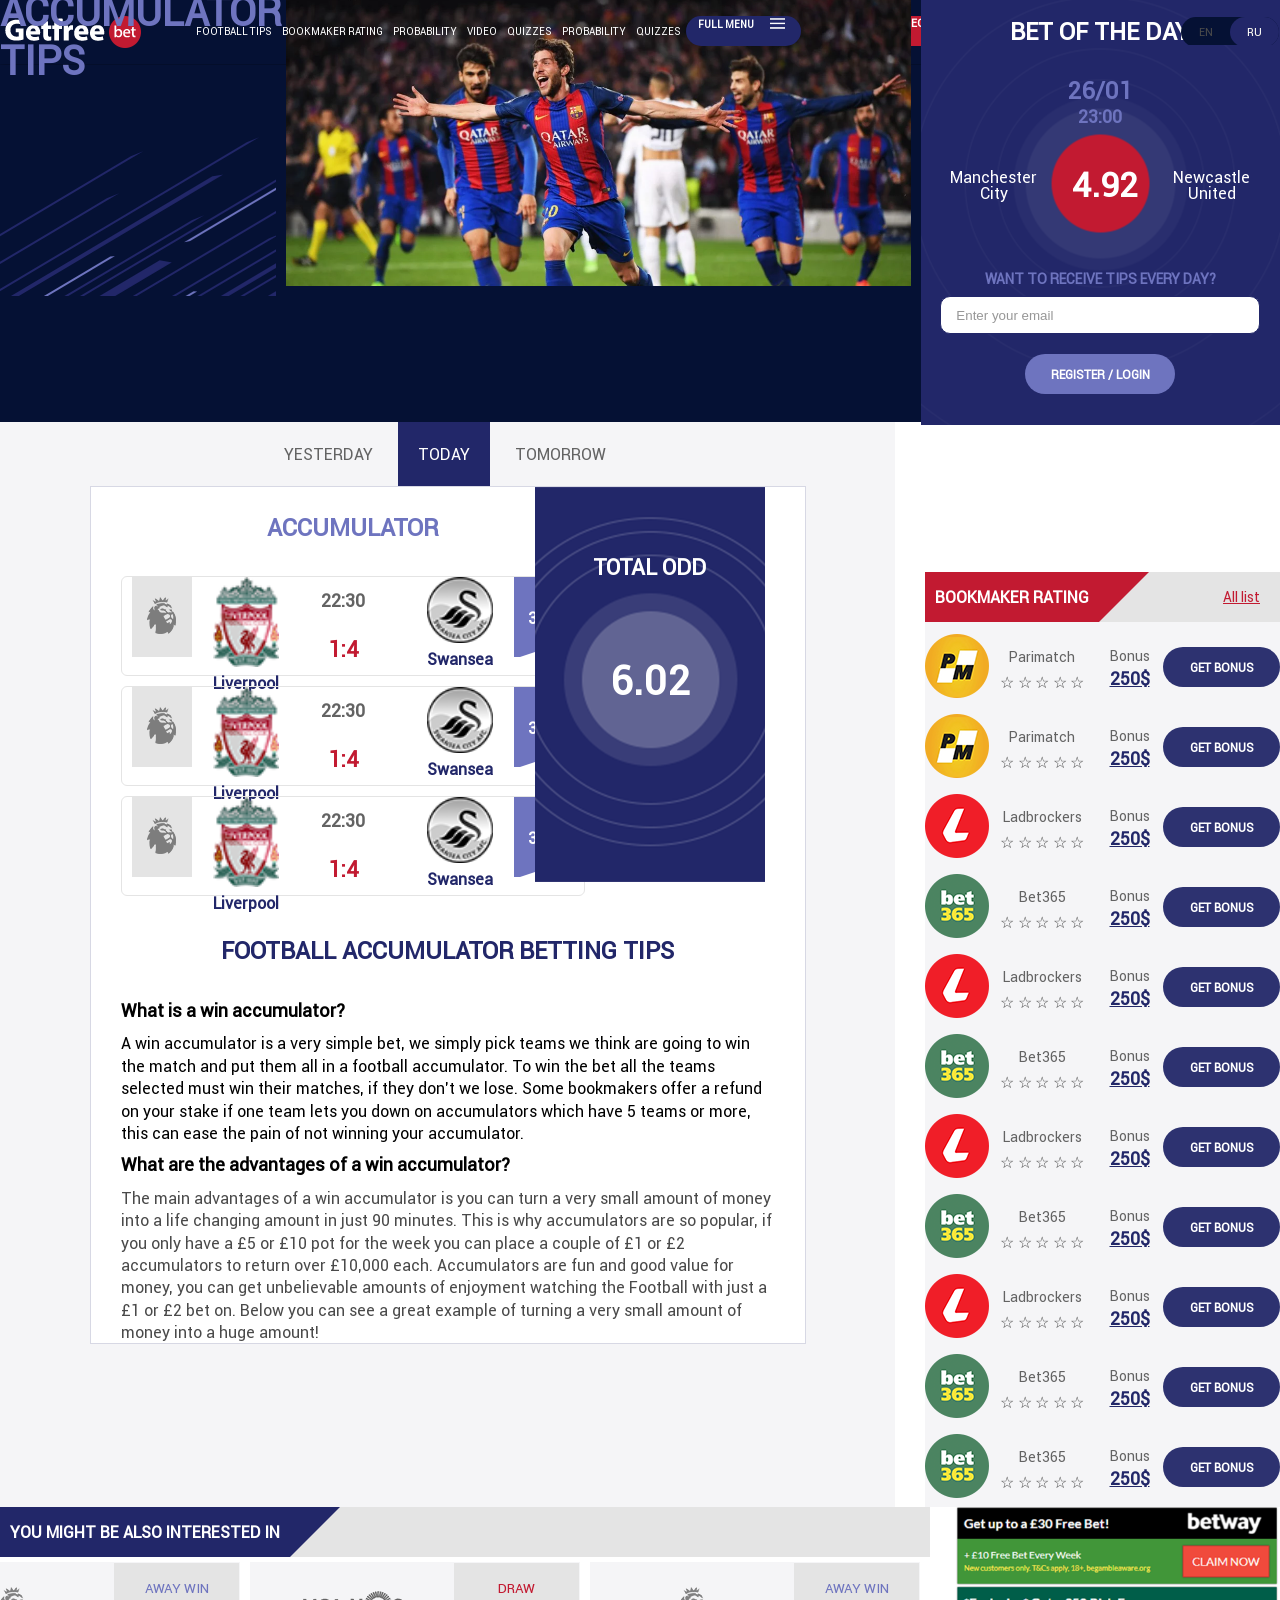
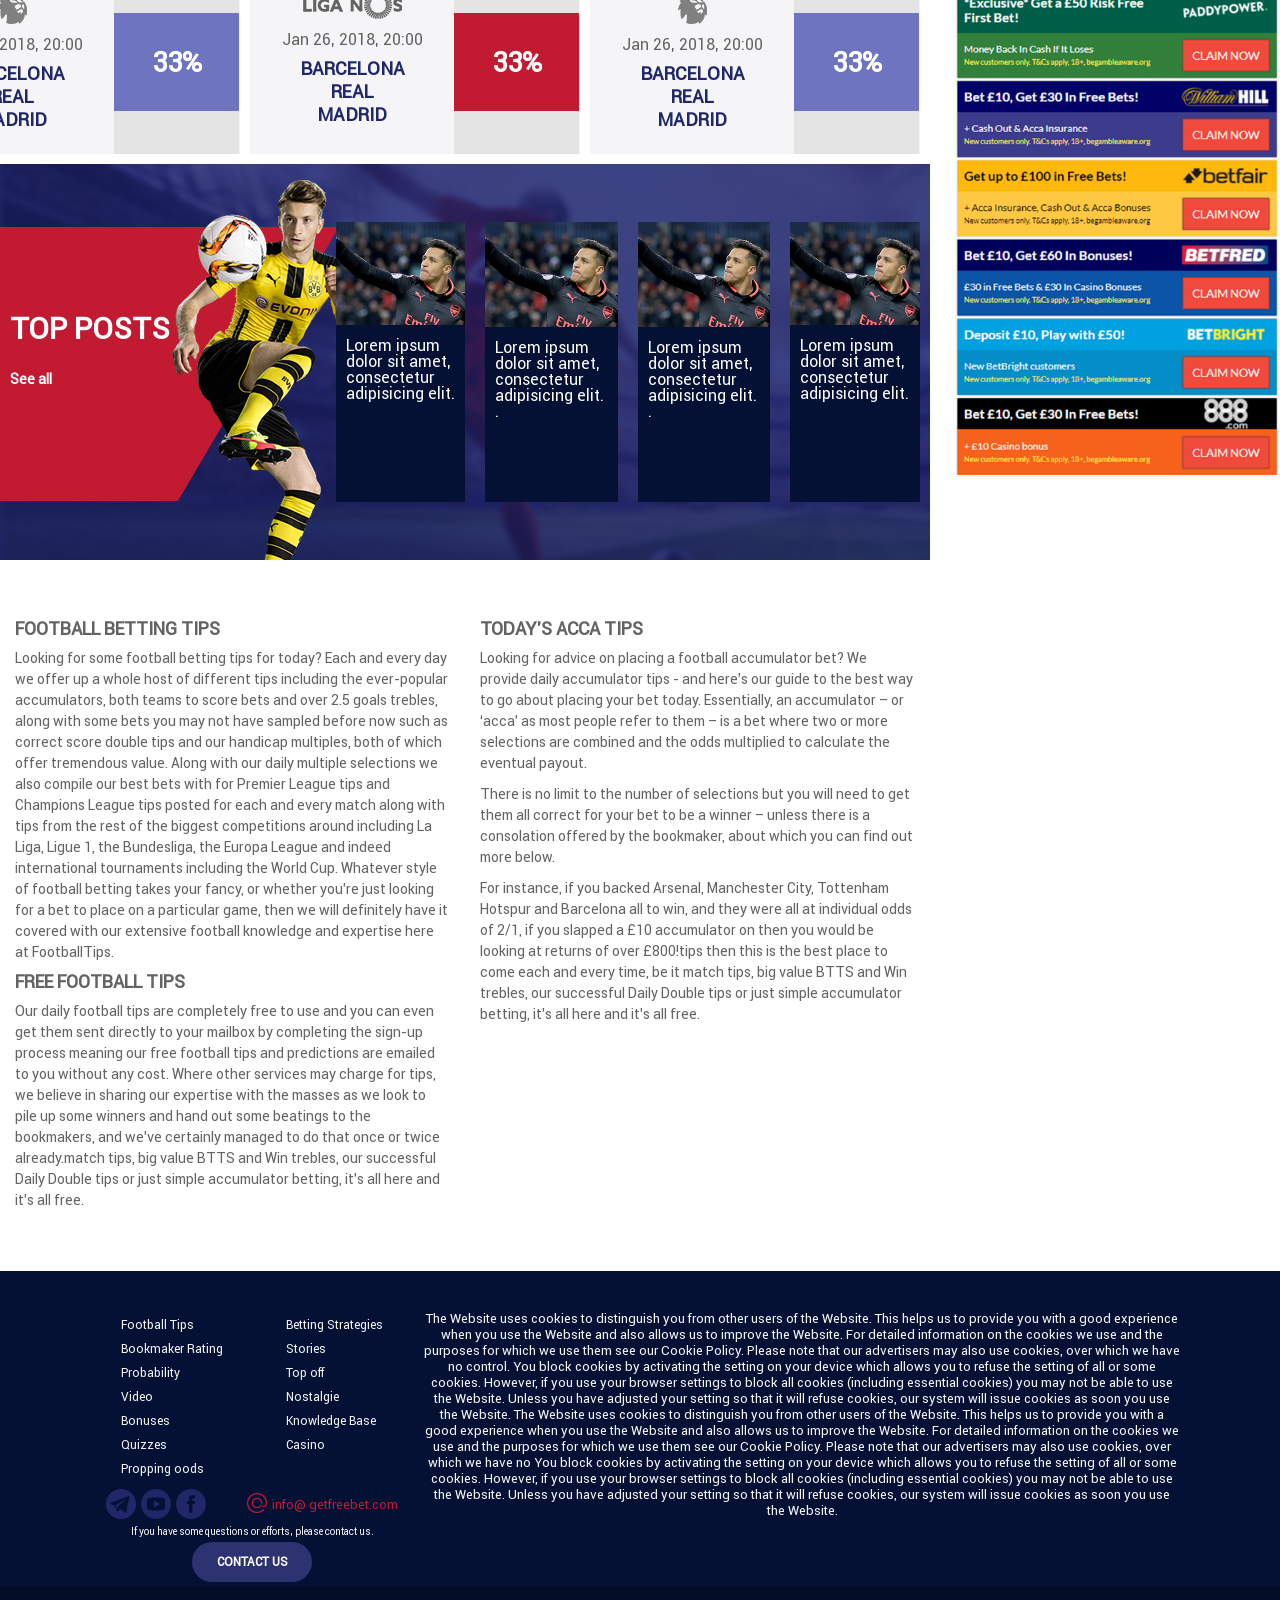
<file: app/acum.html>
<!DOCTYPE html>
<html lang="en" class="no-js">

<head>
    <meta charset="UTF-8" />
    <meta http-equiv="X-UA-Compatible" content="IE=edge,chrome=1">
    <meta name="viewport" content="width=device-width, initial-scale=1.0">
    <title>GetFreeBet</title>

    <meta name="author" content="GetFreeBet" />
    <link rel="stylesheet" type="text/css" href="css/reset.css" />
    <link rel="stylesheet" type="text/css" href="css/style.css" />
    <link rel="stylesheet" type="text/css" href="css/style-media.css" />

    <script src="js/common.js"></script>
    <script type="text/javascript" src="js/modernizr.custom.04022.js"></script>

    <script src="js/modernizr.custom.17475.js"></script>
    <script type="text/javascript" src="js/jquery-1.6.4.min.js"></script>
    <script type="text/javascript" src="js/jquery-ui.min.js"></script>
</head>

<body>

    <header>
        <div class="wrapper">
            <div class="logo"></div>
            <!--

<ul  class="wrul">
<li><a href="#tips">Football Tips</a></li>
<li><a href="#bookm">Bookmaker Rating</a></li>
<li><a href="#contact">Video</a></li>
<li><a href="#about">Quizzes</a></li>
<li><a href="#contact">Betting Strategies</a></li>
<li><a href="#about">Full MENU</a>
<ul>
<li><a href="#">Услуга 1</a></li>
<li><a href="#">Длинная услуга 2</a></li>
<li><a href="#">Услуга 3</a></li>
</ul>
</li>
</ul>

-->
            <div class="navbar">
                <a class="del" href="#">Football Tips</a>
                <a class="del" href="#">Bookmaker Rating</a>
                <a class="del" href="#">Probability</a>
                <a class="del" href="#">Video</a>
                <a class="del" href="#">Quizzes</a>
                <a class="del" href="#">Probability</a>
                <a class="del" href="#">Quizzes</a>

                <div class="dropdown" id="myDropdownParent">
                    <button class="dropbtn" id="myDropdownUp" onclick="myFunction()">
                            <span>Full MENU</span>

                            <div class="fa dell"></div>

                        </button>

                    <div class="dropdown-content" id="myDropdown">

                        <div class="menuMob">
                            <a href="#">Football Tips</a>
                            <a href="#">Bookmaker Rating</a>
                            <a href="#">Video</a>
                            <a href="#">Bonuses</a>
                            <a href="#">Quizzes</a>
                            <a href="#">Betting Strategies</a>
                            <a href="#">Stories</a>
                            <a href="#">Top off</a>
                            <a href="#">Nostalgie</a>
                            <a href="#">Knowledge Base</a>
                            <a href="#">Casino</a>


                        </div>

                        <div class="deless">
                            <a href="#">Betting Strategies</a>
                            <a href="#">Dropping odds</a>
                            <a href="#">Bonuses</a>
                            <a href="#">Stories</a>
                            <a href="#">Top off</a>
                            <a href="#">Nostalgie</a>
                            <a href="#">Knowledge Base</a>
                            <a href="#">Casino</a>
                        </div>
                        <div class="wrformamenu">
                            <form class="wrforma">
                                <input type="text" id="search2" placeholder="search" required>
                                <input type="submit" value="" id="submit2">
                            </form>
                        </div>


                    </div>
                </div>
            </div>


            <div class="wrlog">
                <button class="logbtn">login/register</button>

                <div class="wrsh dell">
                    <form class="wrforma">
                        <input type="text" id="search" placeholder="search" required>
                        <input type="submit" value="" id="submit">
                    </form>


                </div>




                <div class="logsoci dell os">
                    <a href="#" target="_blank">
                        <div class="wrtelega"></div>
                    </a>
                </div>
                <div class="logsoci dell os">
                    <a href="#" target="_blank">
                        <div class="wryou"></div>
                    </a>
                </div>
                <div class="logsoci dell os">
                    <a href="#" target="_blank">
                        <div class="wrfb"></div>
                    </a>
                </div>


                <div class="wrleng dell">



                    <div class="box">
                        <input class="Switcher__checkbox sr-only" id="io" type="checkbox" checked="checked" />
                        <label class="Switcher" for="io">
                                <div class="Switcher__trigger " data-value="EN"></div>
                                <div class="Switcher__trigger" data-value="RU"></div>
                            </label>
                    </div>
                </div>

            </div>


        </div>

    </header>
    <div class="wrbanerprobab ">
        <div class="banerprobab">

            <div class="lbanwr">
                <div class="wrwrwrwr newwer">
                    <div class="wrnamepagew">
                        <div class="namewwer newname">
                            <h1 >Accumulator
                                tips</h1>

                        </div>
                    </div>
                    <div class="wrlitlebaner">
                        <a href="#"></a>
                    </div>
                </div>

                <div class="wrfiltr wcalca">
         




                    <script type='text/javascript'>
                        <!--
                        $(document).ready(function() {
                            enableSelectBoxes();
                        });

                        function enableSelectBoxes() {
                            $('div.selectBox').each(function() {
                                $(this).children('span.selected').html($(this).children('div.selectOptions').children('span.selectOption:first').html());
                                $(this).attr('value', $(this).children('div.selectOptions').children('span.selectOption:first').attr('value'));

                                $(this).children('span.selected,span.selectArrow').click(function() {
                                    if ($(this).parent().children('div.selectOptions').css('display') == 'none') {
                                        $(this).parent().children('div.selectOptions').css('display', 'block');
                                    } else {
                                        $(this).parent().children('div.selectOptions').css('display', 'none');
                                    }
                                });

                                $(this).find('span.selectOption').click(function() {
                                    $(this).parent().css('display', 'none');
                                    $(this).closest('div.selectBox').attr('value', $(this).attr('value'));
                                    $(this).parent().siblings('span.selected').html($(this).html());
                                });
                            });
                        } //-->

                    </script>


                </div>





            </div>
            <div class="rban mar notthise">
                <span class="txth1"><h1>BET OF THE DAY</h1></span>
                <span class="txth1w"><h1>26/01</h1></span>
                <span class="txth4w"><h4>23:00</h4></span>
                <div class="wrtop">
                    <div class="name">Manchester City</div>
                    <div class="point">4.92</div>
                    <div class="name">Newcastle United</div>
                </div>





                <span class="txth3w"><h3>Want to receive tips every day?</h3></span>
                <form class="wrform" action="">
                    <label>
                       <input id="email" type="text" name="email" placeholder="Enter your email"/>
                    </label>


                    <input type="button" value="Register / login" class="wrbot" />
                </form>


            </div>
        </div>



    </div>


    <div class="wrbody">
       <div class="werawer">
           <div class="colorwrep2 acumpage">
          
          
          


              <div class="tabbed">
                
                  <input type="radio" name="tabs" id="tab-nav-1" >
                  <label class="non" for="tab-nav-1">Yesterday</label>
                  <input type="radio" name="tabs" id="tab-nav-2" checked>
                  <label class="non" for="tab-nav-2">TODAY</label>
                  <input type="radio" name="tabs" id="tab-nav-3" >
                  <label class="non" for="tab-nav-3">Tomorrow</label>
        
                  <div class="tabs " id="tabs">
                      <div>
                          <div  class="wrimgacum wcoo">
                              <div class="name2">Total odd</div>
                              <div  class="point2">4.92</div>

                          </div>
            
                          <div class="weracumpage acumdel">
                            <div class="topacum">
                                <div class="leftacum">
                                    <div class="accumulator acumdel">accumulator</div>
                                    <div class="Roundedacum">
                                        <div class="blocacuma"><div  class="wriconpl2">
                                            <img  src="./img/png/lion.png" alt="">
                                            </div></div>
                                            
                                        <div class="dloca acumdel">      
                                        <div class="blocacuma ">
                                            <img class="can" src="./img/country/liverpool-logo.png" alt=""> 
                                            <span class="playtoplay">Liverpool</span>
                                        </div>
                                        <div class="blocacuma">
                                            <span class="time2">22:30</span>
                                            <span class="domat">1:4</span>
                                        </div>
                                        <div class="blocacuma">
                                            <img class="can"  src="./img/country/swansea-city-afc.png" alt=""> 
                                            <span class="playtoplay">Swansea</span>
                                        </div>
                                    </div>
                                        <div class="wrspanplay wcoo">
                                            <span class="time">22:30</span>
                                            <span class="playtoplay">Swansea  - Liverpool</span>

                                        </div>
                                        
                                        
                                        <div class="blocacuma">
                                            <div data-brackets-id="770" class="wrtxtpointl">
                                                <div class="txtplay">3.44</div>
                                                <div  id="triangle-up"></div>

                                            </div>
                                        </div>
                                    </div>
                                   
                                  
                                    <div class="Roundedacum">
                                        <div class="blocacuma"><div  class="wriconpl2">
                                            <img  src="./img/png/lion.png" alt="">
                                            </div></div>

                                        <div class="dloca acumdel">      
                                            <div class="blocacuma ">
                                                <img class="can" src="./img/country/liverpool-logo.png" alt=""> 
                                                <span class="playtoplay">Liverpool</span>
                                            </div>
                                            <div class="blocacuma">
                                                <span class="time2">22:30</span>
                                                <span class="domat">1:4</span>
                                            </div>
                                            <div class="blocacuma">
                                                <img class="can"  src="./img/country/swansea-city-afc.png" alt=""> 
                                                <span class="playtoplay">Swansea</span>
                                            </div>
                                        </div>
                                        <div class="wrspanplay wcoo">
                                            <span class="time">22:30</span>
                                            <span class="playtoplay">Swansea  - Liverpool</span>

                                        </div>


                                        <div class="blocacuma">
                                            <div data-brackets-id="770" class="wrtxtpointl">
                                                <div class="txtplay">3.44</div>
                                                <div  id="triangle-up"></div>

                                            </div>
                                        </div>
                                    </div>

                               
                                    <div class="Roundedacum">
                                        <div class="blocacuma"><div  class="wriconpl2">
                                            <img  src="./img/png/lion.png" alt="">
                                            </div></div>

                                        <div class="dloca acumdel">      
                                            <div class="blocacuma ">
                                                <img class="can" src="./img/country/liverpool-logo.png" alt=""> 
                                                <span class="playtoplay">Liverpool</span>
                                            </div>
                                            <div class="blocacuma">
                                                <span class="time2">22:30</span>
                                                <span class="domat">1:4</span>
                                            </div>
                                            <div class="blocacuma">
                                                <img class="can"  src="./img/country/swansea-city-afc.png" alt=""> 
                                                <span class="playtoplay">Swansea</span>
                                            </div>
                                        </div>
                                        <div class="wrspanplay wcoo">
                                            <span class="time">22:30</span>
                                            <span class="playtoplay">Swansea  - Liverpool</span>

                                        </div>


                                        <div class="blocacuma">
                                            <div data-brackets-id="770" class="wrtxtpointl">
                                                <div class="txtplay">3.44</div>
                                                <div  id="triangle-up"></div>

                                            </div>
                                        </div>



                                    </div>
                             

                                    
                                </div>
                                <div  class="wrlink3 wcoo"><a  href="#">Back to all tips</a></div>
                                <div class="rthacum acumdel">    
                         
                                        <div class="name3">Total odd</div>
                                        <div class="point3">6.02</div>
                           
                                </div>
                            </div>
                            <div class="bottacum textacum acumdel">
                                <div class="footbalacum"> Football Accumulator Betting Tips</div>
                               

                                <h1>What is a win accumulator?</h1>
                                <p>  A win accumulator is a very simple bet, we simply pick teams we think are going to win the match and put them all in a football accumulator. To win the bet all the teams selected must win their matches, if they don’t we lose. Some bookmakers offer a refund on your stake if one team lets you down on accumulators which have 5 teams or more, this can ease the pain of not winning your accumulator.</p>
                              
                              
                            </div>
                        </div>
                         
                          
                          
                      </div>
                      
                      

                      <div class="weracumpage">
                          <div class="topacum">
                              <div class="leftacum">
                                  <div class="accumulator acumdel">accumulator</div>
                                  <div class="Roundedacum">
                                      <div class="blocacuma"><div  class="wriconpl2">
                                          <img  src="./img/png/lion.png" alt="">
                                          </div></div>

                                      <div class="dloca acumdel">      
                                          <div class="blocacuma ">
                                              <img class="can" src="./img/country/liverpool-logo.png" alt=""> 
                                              <span class="playtoplay">Liverpool</span>
                                          </div>
                                          <div class="blocacuma">
                                              <span class="time2">22:30</span>
                                              <span class="domat">1:4</span>
                                          </div>
                                          <div class="blocacuma">
                                              <img class="can"  src="./img/country/swansea-city-afc.png" alt=""> 
                                              <span class="playtoplay">Swansea</span>
                                          </div>
                                      </div>
                                      <div class="wrspanplay wcoo">
                                          <span class="time">22:30</span>
                                          <span class="playtoplay">Swansea  - Liverpool</span>

                                      </div>


                                      <div class="blocacuma">
                                          <div data-brackets-id="770" class="wrtxtpointl">
                                              <div class="txtplay">3.44</div>
                                              <div  id="triangle-up"></div>

                                          </div>
                                      </div>
                                  </div>

                                  <div class="Roundedacum">
                                      <div class="blocacuma"><div  class="wriconpl2">
                                          <img  src="./img/png/lion.png" alt="">
                                          </div></div>

                                      <div class="dloca acumdel">      
                                          <div class="blocacuma ">
                                              <img class="can" src="./img/country/liverpool-logo.png" alt=""> 
                                              <span class="playtoplay">Liverpool</span>
                                          </div>
                                          <div class="blocacuma">
                                              <span class="time2">22:30</span>
                                              <span class="domat">1:4</span>
                                          </div>
                                          <div class="blocacuma">
                                              <img class="can"  src="./img/country/swansea-city-afc.png" alt=""> 
                                              <span class="playtoplay">Swansea</span>
                                          </div>
                                      </div>
                                      <div class="wrspanplay wcoo">
                                          <span class="time">22:30</span>
                                          <span class="playtoplay">Swansea  - Liverpool</span>

                                      </div>


                                      <div class="blocacuma">
                                          <div data-brackets-id="770" class="wrtxtpointl">
                                              <div class="txtplay">3.44</div>
                                              <div  id="triangle-up"></div>

                                          </div>
                                      </div>
                                  </div>
                                  <div class="Roundedacum">
                                      <div class="blocacuma"><div  class="wriconpl2">
                                          <img  src="./img/png/lion.png" alt="">
                                          </div></div>

                                      <div class="dloca acumdel">      
                                          <div class="blocacuma ">
                                              <img class="can" src="./img/country/liverpool-logo.png" alt=""> 
                                              <span class="playtoplay">Liverpool</span>
                                          </div>
                                          <div class="blocacuma">
                                              <span class="time2">22:30</span>
                                              <span class="domat">1:4</span>
                                          </div>
                                          <div class="blocacuma">
                                              <img class="can"  src="./img/country/swansea-city-afc.png" alt=""> 
                                              <span class="playtoplay">Swansea</span>
                                          </div>
                                      </div>
                                      <div class="wrspanplay wcoo">
                                          <span class="time">22:30</span>
                                          <span class="playtoplay">Swansea  - Liverpool</span>

                                      </div>


                                      <div class="blocacuma">
                                          <div data-brackets-id="770" class="wrtxtpointl">
                                              <div class="txtplay">3.44</div>
                                              <div  id="triangle-up"></div>

                                          </div>
                                      </div>
                                  </div>

                  

                              </div>
                              <div  class="wrlink3 wcoo"><a  href="#">Back to all tips</a></div>
                              <div class="rthacum acumdel">    

                                  <div class="name3">Total odd</div>
                                  <div class="point3">6.02</div>

                              </div>
                          </div>
                          <div class="bottacum textacum acumdel">
                             
                                  <div class="footbalacum"> Football Accumulator Betting Tips</div>


                                  <h1>What is a win accumulator?</h1>
                                  <p>  A win accumulator is a very simple bet, we simply pick teams we think are going to win the match and put them all in a football accumulator. To win the bet all the teams selected must win their matches, if they don’t we lose. Some bookmakers offer a refund on your stake if one team lets you down on accumulators which have 5 teams or more, this can ease the pain of not winning your accumulator.</p>


                                  <h1> What are the advantages of a win accumulator?</h1>

                                  The main advantages of a win accumulator is you can turn a very small amount of money into a life changing amount in just 90 minutes. This is why accumulators are so popular, if you only have a £5 or £10 pot for the week  you can place a couple of £1 or £2 accumulators to return over £10,000 each. Accumulators are fun and good value for money, you can get unbelievable amounts of enjoyment watching the Football with just a £1 or £2 bet on. Below you can see a great example of turning a very small amount of money into a huge amount!


                              </div>
                      </div>
                      

                      <div class="weracumpage acumdel">
                          <div class="topacum">
                              <div class="leftacum">
                                  <div class="accumulator acumdel">accumulator</div>
                                  <div class="Roundedacum">
                                      <div class="blocacuma"><div  class="wriconpl2">
                                          <img  src="./img/png/lion.png" alt="">
                                          </div></div>

                                      <div class="dloca acumdel">      
                                          <div class="blocacuma ">
                                              <img class="can" src="./img/country/liverpool-logo.png" alt=""> 
                                              <span class="playtoplay">Liverpool</span>
                                          </div>
                                          <div class="blocacuma">
                                              <span class="time2">22:30</span>
                                              <span class="domat">1:4</span>
                                          </div>
                                          <div class="blocacuma">
                                              <img class="can"  src="./img/country/swansea-city-afc.png" alt=""> 
                                              <span class="playtoplay">Swansea</span>
                                          </div>
                                      </div>
                                      <div class="wrspanplay wcoo">
                                          <span class="time">22:30</span>
                                          <span class="playtoplay">Swansea  - Liverpool</span>

                                      </div>


                                      <div class="blocacuma">
                                          <div data-brackets-id="770" class="wrtxtpointl">
                                              <div class="txtplay">3.44</div>
                                              <div  id="triangle-up"></div>

                                          </div>
                                      </div>
                                  </div>


                                  <div class="Roundedacum">
                                      <div class="blocacuma"><div  class="wriconpl2">
                                          <img  src="./img/png/lion.png" alt="">
                                          </div></div>

                                      <div class="dloca acumdel">      
                                          <div class="blocacuma ">
                                              <img class="can" src="./img/country/liverpool-logo.png" alt=""> 
                                              <span class="playtoplay">Liverpool</span>
                                          </div>
                                          <div class="blocacuma">
                                              <span class="time2">22:30</span>
                                              <span class="domat">1:4</span>
                                          </div>
                                          <div class="blocacuma">
                                              <img class="can"  src="./img/country/swansea-city-afc.png" alt=""> 
                                              <span class="playtoplay">Swansea</span>
                                          </div>
                                      </div>
                                      <div class="wrspanplay wcoo">
                                          <span class="time">22:30</span>
                                          <span class="playtoplay">Swansea  - Liverpool</span>

                                      </div>


                                      <div class="blocacuma">
                                          <div data-brackets-id="770" class="wrtxtpointl">
                                              <div class="txtplay">3.44</div>
                                              <div  id="triangle-up"></div>

                                          </div>
                                      </div>



                                  </div>
                                  <div class="Roundedacum">
                                      <div class="blocacuma"><div  class="wriconpl2">
                                          <img  src="./img/png/lion.png" alt="">
                                          </div></div>

                                      <div class="dloca acumdel">      
                                          <div class="blocacuma ">
                                              <img class="can" src="./img/country/liverpool-logo.png" alt=""> 
                                              <span class="playtoplay">Liverpool</span>
                                          </div>
                                          <div class="blocacuma">
                                              <span class="time2">22:30</span>
                                              <span class="domat">1:4</span>
                                          </div>
                                          <div class="blocacuma">
                                              <img class="can"  src="./img/country/swansea-city-afc.png" alt=""> 
                                              <span class="playtoplay">Swansea</span>
                                          </div>
                                      </div>
                                      <div class="wrspanplay wcoo">
                                          <span class="time">22:30</span>
                                          <span class="playtoplay">Swansea  - Liverpool</span>

                                      </div>


                                      <div class="blocacuma">
                                          <div data-brackets-id="770" class="wrtxtpointl">
                                              <div class="txtplay">3.44</div>
                                              <div  id="triangle-up"></div>

                                          </div>
                                      </div>



                                  </div>
                                  <div class="Roundedacum">
                                      <div class="blocacuma"><div  class="wriconpl2">
                                          <img  src="./img/png/lion.png" alt="">
                                          </div></div>

                                      <div class="dloca acumdel">      
                                          <div class="blocacuma ">
                                              <img class="can" src="./img/country/liverpool-logo.png" alt=""> 
                                              <span class="playtoplay">Liverpool</span>
                                          </div>
                                          <div class="blocacuma">
                                              <span class="time2">22:30</span>
                                              <span class="domat">1:4</span>
                                          </div>
                                          <div class="blocacuma">
                                              <img class="can"  src="./img/country/swansea-city-afc.png" alt=""> 
                                              <span class="playtoplay">Swansea</span>
                                          </div>
                                      </div>
                                      <div class="wrspanplay wcoo">
                                          <span class="time">22:30</span>
                                          <span class="playtoplay">Swansea  - Liverpool</span>

                                      </div>


                                      <div class="blocacuma">
                                          <div data-brackets-id="770" class="wrtxtpointl">
                                              <div class="txtplay">3.44</div>
                                              <div  id="triangle-up"></div>

                                          </div>
                                      </div>



                                  </div>
                                  <div class="Roundedacum">
                                      <div class="blocacuma"><div  class="wriconpl2">
                                          <img  src="./img/png/lion.png" alt="">
                                          </div></div>

                                      <div class="dloca acumdel">      
                                          <div class="blocacuma ">
                                              <img class="can" src="./img/country/liverpool-logo.png" alt=""> 
                                              <span class="playtoplay">Liverpool</span>
                                          </div>
                                          <div class="blocacuma">
                                              <span class="time2">22:30</span>
                                              <span class="domat">1:4</span>
                                          </div>
                                          <div class="blocacuma">
                                              <img class="can"  src="./img/country/swansea-city-afc.png" alt=""> 
                                              <span class="playtoplay">Swansea</span>
                                          </div>
                                      </div>
                                      <div class="wrspanplay wcoo">
                                          <span class="time">22:30</span>
                                          <span class="playtoplay">Swansea  - Liverpool</span>

                                      </div>


                                      <div class="blocacuma">
                                          <div data-brackets-id="770" class="wrtxtpointl">
                                              <div class="txtplay">3.44</div>
                                              <div  id="triangle-up"></div>

                                          </div>
                                      </div>



                                  </div>


                              </div>
                              <div  class="wrlink2 wcoo"><a  href="#">Load more</a></div>
                              <div class="rthacum acumdel">    

                                  <div class="name3">Total odd</div>
                                  <div class="point3">6.02</div>

                              </div>
                          </div>
                          <div class="bottacum textacum acumdel">
                              <div class="footbalacum"> Football Accumulator Betting Tips</div>


                              <h1>What is a win accumulator?</h1>
                              <p>  A win accumulator is a very simple bet, we simply pick teams we think are going to win the match and put them all in a football accumulator. To win the bet all the teams selected must win their matches, if they don’t we lose. Some bookmakers offer a refund on your stake if one team lets you down on accumulators which have 5 teams or more, this can ease the pain of not winning your accumulator.</p>


                          </div>
                      </div>
                      
            
                  </div>
              </div>
         </div>
      </div>

<div class="wrrcontent deles notthise ">
            <div class="wrlineoze">
                <div class="wrtxtoz">
                    <div class="txtoze">Bookmaker Rating</div>
                    <div id="triangle-topleft"></div>
                </div>
                <div class="alllink"><a href="#">All list</a></div>

            </div>

            <div class="wrresurs">
                <div class="logores">
                    <a href="#"><img src="./img/png/pm.png" alt=""></a>
                </div>
                <div class="wrstars">
                    <div class="nameres"><a href="">Parimatch</a></div>
                    <div class="rating">
                        <span>☆</span><span>☆</span><span>☆</span><span>☆</span><span>☆</span>
                    </div>
                </div>
                <div class="wrbonus">
                    <div class="nambon">Bonus</div>
                    <div class="bonus"><a href="#">250$</a></div>

                </div>
                <button class="getbonus">get bonus</button>
            </div>


            <div class="wrresurs">
                <div class="logores">
                    <a href="#"><img src="./img/png/pm.png" alt=""></a>
                </div>
                <div class="wrstars">
                    <div class="nameres"><a href="">Parimatch</a></div>
                    <div class="rating">
                        <span>☆</span><span>☆</span><span>☆</span><span>☆</span><span>☆</span>
                    </div>
                </div>
                <div class="wrbonus">
                    <div class="nambon">Bonus</div>
                    <div class="bonus"><a href="#">250$</a></div>

                </div>
                <button class="getbonus">get bonus</button>
            </div>


            <div class="wrresurs">
                <div class="logores">
                    <a href="#"><img src="./img/png/l.png" alt=""></a>
                </div>
                <div class="wrstars">
                    <div class="nameres"><a href="">Ladbrockers</a></div>
                    <div class="rating">
                        <span>☆</span><span>☆</span><span>☆</span><span>☆</span><span>☆</span>
                    </div>
                </div>
                <div class="wrbonus">
                    <div class="nambon">Bonus</div>
                    <div class="bonus"><a href="#">250$</a></div>

                </div>
                <button class="getbonus">get bonus</button>
            </div>




            <div class="wrresurs">
                <div class="logores">
                    <a href="#"><img src="./img/png/b.png" alt=""></a>
                </div>
                <div class="wrstars">
                    <div class="nameres"><a href="">Bet365</a></div>
                    <div class="rating">
                        <span>☆</span><span>☆</span><span>☆</span><span>☆</span><span>☆</span>
                    </div>
                </div>
                <div class="wrbonus">
                    <div class="nambon">Bonus</div>
                    <div class="bonus"><a href="#">250$</a></div>

                </div>
                <button class="getbonus">get bonus</button>
            </div>

            <div class="wrresurs">
                <div class="logores">
                    <a href="#"><img src="./img/png/l.png" alt=""></a>
                </div>
                <div class="wrstars">
                    <div class="nameres"><a href="">Ladbrockers</a></div>
                    <div class="rating">
                        <span>☆</span><span>☆</span><span>☆</span><span>☆</span><span>☆</span>
                    </div>
                </div>
                <div class="wrbonus">
                    <div class="nambon">Bonus</div>
                    <div class="bonus"><a href="#">250$</a></div>

                </div>
                <button class="getbonus">get bonus</button>
            </div>


            <div class="wrresurs">
                <div class="logores">
                    <a href="#"><img src="./img/png/b.png" alt=""></a>
                </div>
                <div class="wrstars">
                    <div class="nameres"><a href="">Bet365</a></div>
                    <div class="rating">
                        <span>☆</span><span>☆</span><span>☆</span><span>☆</span><span>☆</span>
                    </div>
                </div>
                <div class="wrbonus">
                    <div class="nambon">Bonus</div>
                    <div class="bonus"><a href="#">250$</a></div>

                </div>
                <button class="getbonus">get bonus</button>
            </div>

            <div class="wrresurs">
                <div class="logores">
                    <a href="#"><img src="./img/png/l.png" alt=""></a>
                </div>
                <div class="wrstars">
                    <div class="nameres"><a href="">Ladbrockers</a></div>
                    <div class="rating">
                        <span>☆</span><span>☆</span><span>☆</span><span>☆</span><span>☆</span>
                    </div>
                </div>
                <div class="wrbonus">
                    <div class="nambon">Bonus</div>
                    <div class="bonus"><a href="#">250$</a></div>

                </div>
                <button class="getbonus">get bonus</button>
            </div>



            <div class="wrresurs">
                <div class="logores">
                    <a href="#"><img src="./img/png/b.png" alt=""></a>
                </div>
                <div class="wrstars">
                    <div class="nameres"><a href="">Bet365</a></div>
                    <div class="rating">
                        <span>☆</span><span>☆</span><span>☆</span><span>☆</span><span>☆</span>
                    </div>
                </div>
                <div class="wrbonus">
                    <div class="nambon">Bonus</div>
                    <div class="bonus"><a href="#">250$</a></div>

                </div>
                <button class="getbonus">get bonus</button>
            </div>


            <div class="wrresurs">
                <div class="logores">
                    <a href="#"><img src="./img/png/l.png" alt=""></a>
                </div>
                <div class="wrstars">
                    <div class="nameres"><a href="">Ladbrockers</a></div>
                    <div class="rating">
                        <span>☆</span><span>☆</span><span>☆</span><span>☆</span><span>☆</span>
                    </div>
                </div>
                <div class="wrbonus">
                    <div class="nambon">Bonus</div>
                    <div class="bonus"><a href="#">250$</a></div>

                </div>
                <button class="getbonus">get bonus</button>
            </div>




            <div class="wrresurs">
                <div class="logores">
                    <a href="#"><img src="./img/png/b.png" alt=""></a>
                </div>
                <div class="wrstars">
                    <div class="nameres"><a href="">Bet365</a></div>
                    <div class="rating">
                        <span>☆</span><span>☆</span><span>☆</span><span>☆</span><span>☆</span>
                    </div>
                </div>
                <div class="wrbonus">
                    <div class="nambon">Bonus</div>
                    <div class="bonus"><a href="#">250$</a></div>

                </div>
                <button class="getbonus">get bonus</button>
            </div>



            <div class="wrresurs">
                <div class="logores">
                    <a href="#"><img src="./img/png/b.png" alt=""></a>
                </div>
                <div class="wrstars">
                    <div class="nameres"><a href="">Bet365</a></div>
                    <div class="rating">
                        <span>☆</span><span>☆</span><span>☆</span><span>☆</span><span>☆</span>
                    </div>
                </div>
                <div class="wrbonus">
                    <div class="nambon">Bonus</div>
                    <div class="bonus"><a href="#">250$</a></div>

                </div>
                <button class="getbonus">get bonus</button>
            </div>


            <div class="wrrcontent1 ">
                <img src="./img/png/rec.png" alt="">
            </div>




        </div>




    </div>


    </div>

    <div class="wrbody m0">
        <div class="rban mar opas2">
            <span class="txth1"><h1>BET OF THE DAY</h1></span>
            <span class="txth1w"><h1>26/01</h1></span>
            <span class="txth4w"><h4>23:00</h4></span>
            <div class="wrtop">
                <div class="name">Manchester City</div>
                <div class="point">4.92</div>
                <div class="name">Newcastle United</div>
            </div>





            <span class="txth3w"><h3>Want to receive tips every day?</h3></span>
            <form class="wrform" action="">
                <label>
                    <input id="email" type="text" name="email" placeholder="Enter your email"/>
                </label>


                <input type="button" value="Register / login" class="wrbot" />
            </form>


        </div>

        <div class="wrlcontent2 m0">
           
            <div class="wrlineoze m0  wcalc">
                <div class="wrtxtoz ">
                    <div class="txtoze-bl">You might be also interested in</div>
                    <div id="triangle-topleft-bl"></div>
                </div>
            </div>
            <div class="verasmob">
                <div class="werli">
                    <div class="Rectangle delas">
                        <div class="Rectanglewrap">
                            <span><img src="./img/png/lion.png" alt=""></span>
                            <span class="timemath">Jan 26, 2018, 20:00</span>
                            <span class="namemathe">BARCELONA
                                REAL MADRID</span>


                        </div>

                        <div class="Rectanglewer">
                            <div class="away-win">Away win</div>
                            <div class="perse">
                                <div class="wrper">33%</div>
                            </div>

                        </div>

                    </div>
                    <div class="Rectangle">
                        <div class="Rectanglewrap">
                            <span><img src="./img/png/lion.png" alt=""></span>
                            <span class="timemath">Jan 26, 2018, 20:00</span>
                            <span class="namemathe">BARCELONA
                                REAL MADRID</span>


                        </div>

                        <div class="Rectanglewer">
                            <div class="away-win">Away win</div>
                            <div class="perse">
                                <div class="wrper">33%</div>
                            </div>

                        </div>

                    </div>
                    <div class="Rectangle">
                        <div class="Rectanglewrap">
                            <span><img src="./img/png/liganos.png" alt=""></span>
                            <span class="timemath">Jan 26, 2018, 20:00</span>
                            <span class="namemathe">BARCELONA
                                REAL MADRID</span>


                        </div>

                        <div class="Rectanglewer">
                            <div class="away-win2">Draw</div>
                            <div class="perse2">
                                <div class="wrper">33%</div>
                            </div>

                        </div>

                    </div>

                    <div class="Rectangle">
                        <div class="Rectanglewrap">
                            <span><img src="./img/png/lion.png" alt=""></span>
                            <span class="timemath">Jan 26, 2018, 20:00</span>
                            <span class="namemathe">BARCELONA
                                REAL MADRID</span>


                        </div>

                        <div class="Rectanglewer">
                            <div class="away-win">Away win</div>
                            <div class="perse">
                                <div class="wrper">33%</div>
                            </div>

                        </div>

                    </div>
                </div>
            </div>






            <div class="wrwrtoppost">
                <div class="wrtexttop">
                    <div class="txtoze2">Top posts</div>


                    <div class="alllink2"><a href="#">See all</a></div>

                </div>
                <div class="wrwrwr">
                    <div class="wrtopnews">
                        <a href="#">
                            <img src="./img/png/toppost.png" alt="">
                            <div class="txtetop">Lorem ipsum dolor sit amet, consectetur adipisicing elit.</div>
                        </a>
                    </div>
                    <div class="wrtopnews">
                        <a href="#">
                            <img src="./img/png/toppost.png" alt="">
                            <div class="txtetop">Lorem ipsum dolor sit amet, consectetur adipisicing elit. .</div>
                        </a>
                    </div>
                    <div class="wrtopnews ">
                        <a href="#">
                            <img src="./img/png/toppost.png" alt="">
                            <div class="txtetop">Lorem ipsum dolor sit amet, consectetur adipisicing elit. .</div>
                        </a>
                    </div>
                    <div class="wrtopnews ">
                        <a href="#">
                            <img src="./img/png/toppost.png" alt="">
                            <div class="txtetop">Lorem ipsum dolor sit amet, consectetur adipisicing elit.</div>
                        </a>
                    </div>

                </div>


            </div>


            <div class="opas2">
                <div class="wrrcontent">
                    <div class="wrlineoze">
                        <div class="wrtxtoz">
                            <div class="txtoze">Bookmaker Rating</div>
                            <div id="triangle-topleft"></div>
                        </div>
                        <div class="alllink"><a href="#">All list</a></div>

                    </div>


                    <div class="wrresurs">
                        <div class="logores">
                            <a href="#"><img src="./img/png/pm.png" alt=""></a>
                        </div>
                        <div class="wrstars">
                            <div class="nameres"><a href="">Parimatch</a></div>
                            <div class="rating">
                                <span>☆</span><span>☆</span><span>☆</span><span>☆</span><span>☆</span>
                            </div>
                        </div>
                        <div class="wrbonus">
                            <div class="nambon">Bonus</div>
                            <div class="bonus"><a href="#">250$</a></div>

                        </div>
                        <button class="getbonus">get bonus</button>
                    </div>



                    <div class="wrresurs">
                        <div class="logores">
                            <a href="#"><img src="./img/png/b.png" alt=""></a>
                        </div>
                        <div class="wrstars">
                            <div class="nameres"><a href="">Bet365</a></div>
                            <div class="rating">
                                <span>☆</span><span>☆</span><span>☆</span><span>☆</span><span>☆</span>
                            </div>
                        </div>
                        <div class="wrbonus">
                            <div class="nambon">Bonus</div>
                            <div class="bonus"><a href="#">250$</a></div>

                        </div>
                        <button class="getbonus">get bonus</button>
                    </div>






                    <div class="wrresurs">
                        <div class="logores">
                            <a href="#"><img src="./img/png/l.png" alt=""></a>
                        </div>
                        <div class="wrstars">
                            <div class="nameres"><a href="">Ladbrockers</a></div>
                            <div class="rating">
                                <span>☆</span><span>☆</span><span>☆</span><span>☆</span><span>☆</span>
                            </div>
                        </div>
                        <div class="wrbonus">
                            <div class="nambon">Bonus</div>
                            <div class="bonus"><a href="#">250$</a></div>

                        </div>
                        <button class="getbonus">get bonus</button>
                    </div>
                </div>
                <div class="opas2">
                    <div class="werrec">

                        <a href="#" target="_blank"><img src="../app/img/png/re.jpg" alt=""></a>
                    </div>
                </div>





            </div>


            <div class="wrlcontent3">
                <div class="wr50ps text">
                    <p>
                        <h1> Football betting tips</h1>
                    </p>

                    <p>
                        <h2>
                            Looking for some football betting tips for today? Each and every day we offer up a whole host of different tips including the ever-popular accumulators, both teams to score bets and over 2.5 goals trebles, along with some bets you may not have sampled before now such as correct score double tips and our handicap multiples, both of which offer tremendous value. Along with our daily multiple selections we also compile our best bets with for Premier League tips and Champions League tips posted for each and every match along with tips from the rest of the biggest competitions around including La Liga, Ligue 1, the Bundesliga, the Europa League and indeed international tournaments including the World Cup. Whatever style of football betting takes your fancy, or whether you’re just looking for a bet to place on a particular game, then we will definitely have it covered with our extensive football knowledge and expertise here at FootballTips.</h2>
                    </p>
                    <p>
                        <h1>
                            Free football tips</h1>
                    </p>

                    <p>
                        <h2>
                            Our daily football tips are completely free to use and you can even get them sent directly to your mailbox by completing the sign-up process meaning our free football tips and predictions are emailed to you without any cost. Where other services may charge for tips, we believe in sharing our expertise with the masses as we look to pile up some winners and hand out some beatings to the bookmakers, and we’ve certainly managed to do that once or twice already.match tips, big value BTTS and Win trebles, our successful Daily Double tips or just simple accumulator betting, it’s all here and it’s all free.</h2>
                    </p>
                </div>
                <div class="wr50ps text">




                    <p>
                        <h1> Today's ACCA Tips</h1>
                    </p>



                    <p>
                        <h2>Looking for advice on placing a football accumulator bet? We provide daily accumulator tips - and here’s our guide to the best way to go about placing your bet today. Essentially, an accumulator – or ‘acca’ as most people refer to them – is a bet where two or more selections are combined and the odds multiplied to calculate the eventual payout.</h2>
                    </p>
                    <p>
                        <h2>There is no limit to the number of selections but you will need to get them all correct for your bet to be a winner – unless there is a consolation offered by the bookmaker, about which you can find out more below.</h2>
                    </p>

                    <p>
                        <h2>For instance, if you backed Arsenal, Manchester City, Tottenham Hotspur and Barcelona all to win, and they were all at individual odds of 2/1, if you slapped a £10 accumulator on then you would be looking at returns of over £800!tips then this is the best place to come each and every time, be it match tips, big value BTTS and Win trebles, our successful Daily Double tips or just simple accumulator betting, it’s all here and it’s all free.</h2>
                    </p>

                </div>








            </div>
        </div>

        <div class="wrrcontent del">
            <img src="./img/png/rec.png" alt="">
        </div>
    </div>




    <script>
        function myFunction() {
            document.getElementById("myDropdown").classList.toggle("show");
            document.getElementById("myDropdownUp").classList.toggle("borderK");
            document.getElementById("myDropdownUp").getElementsByTagName("DIV")[0].classList.toggle("closeX");

            if (document.getElementById("myDropdownUp").getElementsByTagName("SPAN")[0].innerHTML != "HIDE") {
                document.getElementById("myDropdownUp").getElementsByTagName("SPAN")[0].innerHTML = "HIDE";
            } else {
                document.getElementById("myDropdownUp").getElementsByTagName("SPAN")[0].innerHTML = "Full MENU";
            }

        }

        document.addEventListener("click", (evt2) => {
            const flyoutElement = document.getElementById("myDropdownUp");
            const flyoutElement2 = document.getElementById("myDropdown");
            let targetElement = evt.target;

            do {
                if (targetElement == flyoutElement || targetElement == flyoutElement2) {
                    return;
                }
                // Go up the DOM
                targetElement = targetElement.parentNode;
            } while (targetElement);


            var myDropdown = document.getElementById("myDropdown");
            if (myDropdown.classList.contains('show')) {
                myDropdown.classList.remove('show');
            }
            var myDropdown = document.getElementById("myDropdownUp");
            if (myDropdown.classList.contains('borderK')) {
                myDropdown.classList.remove('borderK');
            }
            var myDropdown = document.getElementById("myDropdownUp").getElementsByTagName("DIV")[0];
            if (myDropdown.classList.contains('closeX')) {
                myDropdown.classList.remove('closeX');
            }

            if (document.getElementById("myDropdownUp").getElementsByTagName("SPAN")[0].innerHTML != "HIDE") {
                document.getElementById("myDropdownUp").getElementsByTagName("SPAN")[0].innerHTML = "HIDE";
            } else {
                document.getElementById("myDropdownUp").getElementsByTagName("SPAN")[0].innerHTML = "Full MENU";
            }

        });

    </script>



    <footer>
        <div class="wrapfoot">
            <div class="wrwewl"></div>
            <div class="wrfoot">
                <div class="foot">
                    <div class="wrf30">
                        <div class="wrlimenu">
                            <ul>
                                <li><a href="">Football Tips</a></li>
                                <li><a href=""> Bookmaker Rating</a></li>
                                <li><a href=""> Probability</a></li>
                                <li><a href="">Video</a></li>
                                <li><a href="">Bonuses</a></li>
                                <li><a href=""> Quizzes</a></li>
                                <li><a href="">  Propping oods</a></li>

                            </ul>

                            <ul>
                                <li><a href="">Betting Strategies</a></li>
                                <li><a href="">Stories</a></li>
                                <li><a href="">  Top off</a></li>
                                <li><a href="">Nostalgie</a></li>
                                <li><a href="">Knowledge Base</a></li>
                                <li><a href=""> Casino</a></li>


                            </ul>
                        </div>
                        <div class="wrwrsos">
                            <div class="wrsos">

                                <div class="logsoci">
                                    <a href="#" target="_blank">
                                        <div class="wrtelega"></div>
                                    </a>
                                </div>
                                <div class="logsoci">
                                    <a href="#" target="_blank">
                                        <div class="wryou"></div>
                                    </a>
                                </div>
                                <div class="logsoci">
                                    <a href="#" target="_blank">
                                        <div class="wrfb"></div>
                                    </a>
                                </div>
                                <div class="wrleng02 ">




                                    <div class="box">
                                        <input class="Switcher__checkbox sr-only" id="io2" type="checkbox" checked="checked" />
                                        <label class="Switcher" for="io2">
                                        <div class="Switcher__trigger " data-value="EN"></div>
                                        <div class="Switcher__trigger" data-value="RU"></div>
                                    </label>
                                    </div>
                                </div>
                            </div>
                            <div class="wrmailwr"><img src="img/at-1.png" srcset="img/at-1@2x.png 2x,
                            img/at-1@3x.png 3x" class="at-1">
                                <div class="info-getfreebetcom"><a href="#" mailto="info@ getfreebet.com">info@ getfreebet.com</a></div>
                            </div>

                        </div>
                        <div class="wrwrend">
                            <span class="contact-us del">If you have some questions or efforts, please contact us.</span>
                            <button class="getbonus">Contact us</button>
                        </div>

                    </div>
                    <div class="wrf70">The Website uses cookies to distinguish you from other users of the Website. This helps us to provide you with a good experience when you use the Website and also allows us to improve the Website. For detailed information on the cookies we use and the purposes for which we use them see our Cookie Policy. Please note that our advertisers may also use cookies, over which we have no control. You block cookies by activating the setting on your device which allows you to refuse the setting of all or some cookies. However, if you use your browser settings to block all cookies (including essential cookies) you may not be able to use the Website. Unless you have adjusted your setting so that it will refuse cookies, our system will issue cookies as soon you use the Website. The Website uses cookies to distinguish you from other users of the Website. This helps us to provide you with a good experience when you use the Website and also allows us to improve the Website. For detailed information on the cookies we use and the purposes for which we use them see our Cookie Policy. Please note that our advertisers may also use cookies, over which we have no You block cookies by activating the setting on your device which allows you to refuse the setting of all or some cookies. However, if you use your browser settings to block all cookies (including essential cookies) you may not be able to use the Website. Unless you have adjusted your setting so that it will refuse cookies, our system will issue cookies as soon you use the Website.</div>
                </div>
            </div>
            <div class="wrwewr"></div>
        </div>
        <div class="wrcopy">Copyright © 2018 Getfreebet.com. All rights reserved.</div>

    </footer>


</body>
<script src="js/classie.js"></script>

<script src="js/common.js"></script>
<script type="text/javascript" src="js/jquery-1.6.4.min.js"></script>
<script type="text/javascript" src="js/jquery-ui.min.js"></script>

<script src='http://cdnjs.cloudflare.com/ajax/libs/jquery/2.1.3/jquery.min.js'></script>



<script src="js/index.js"></script>

</html>
</file>
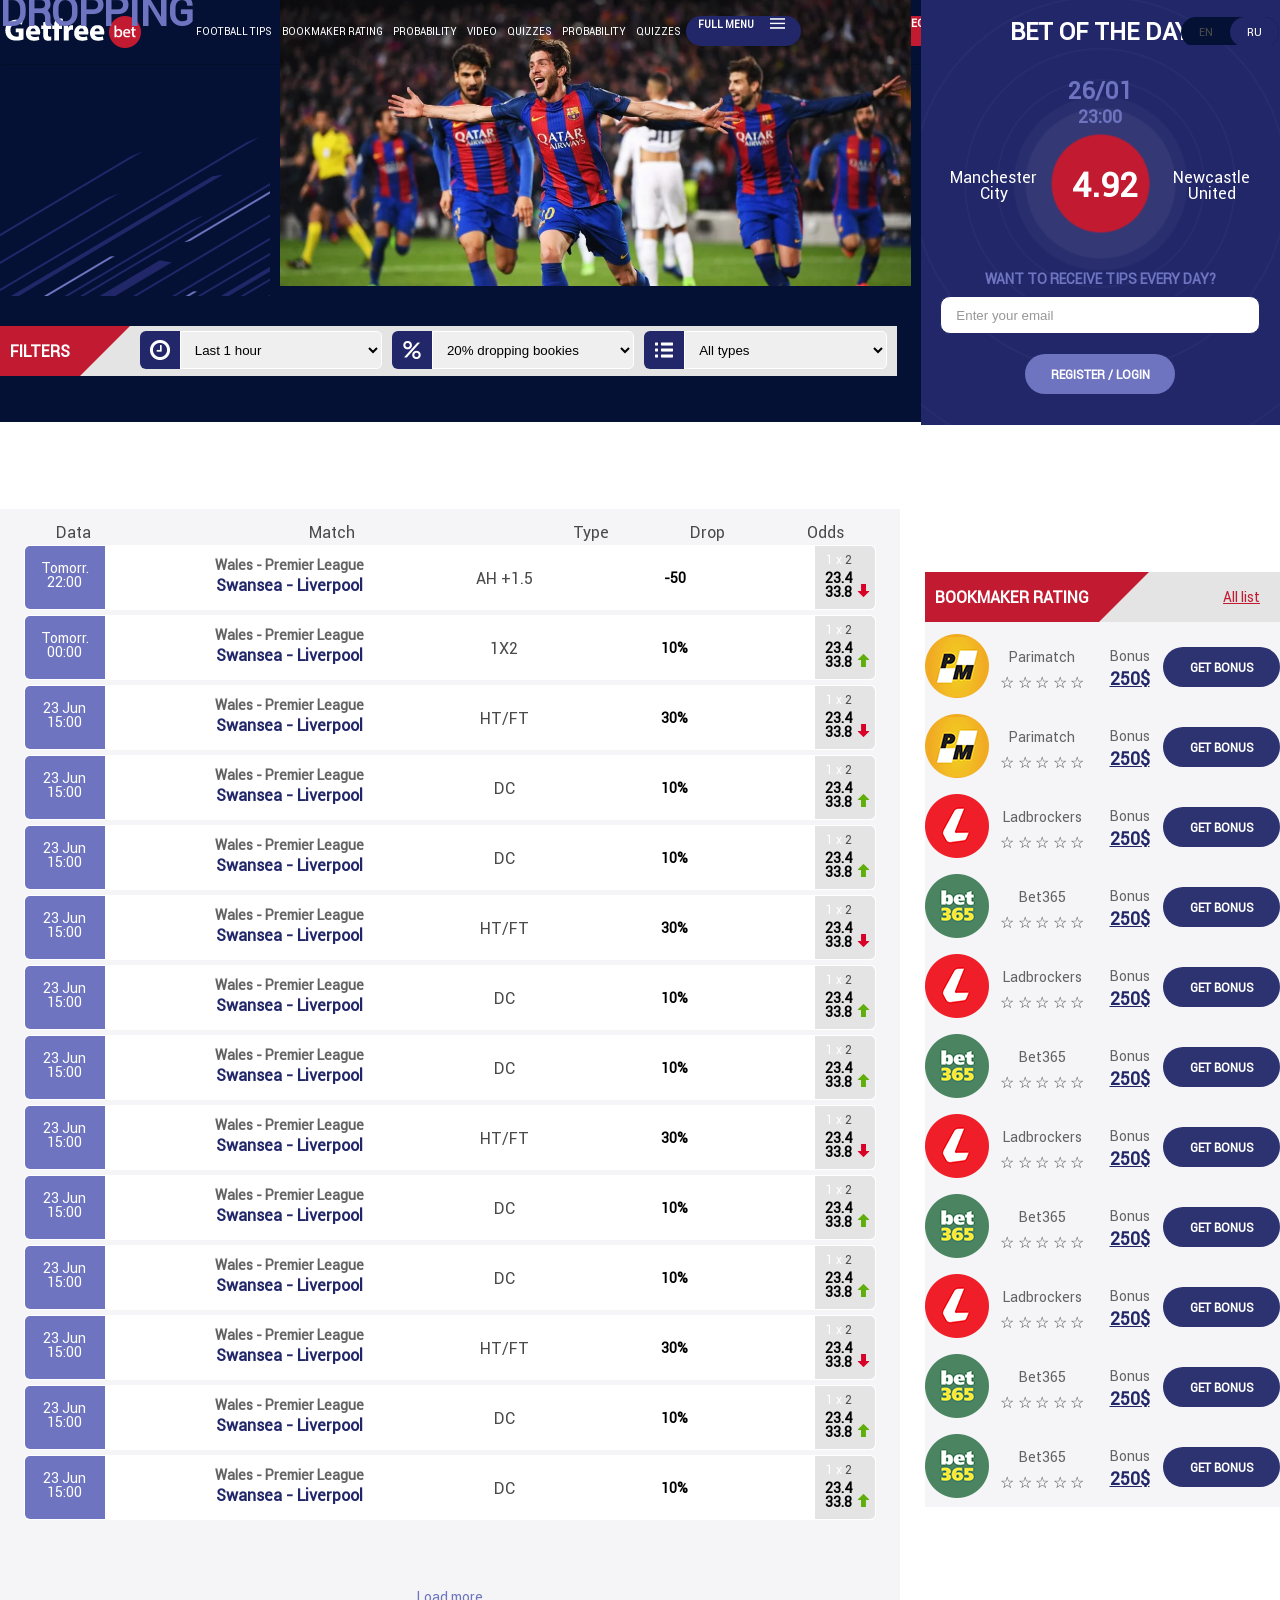
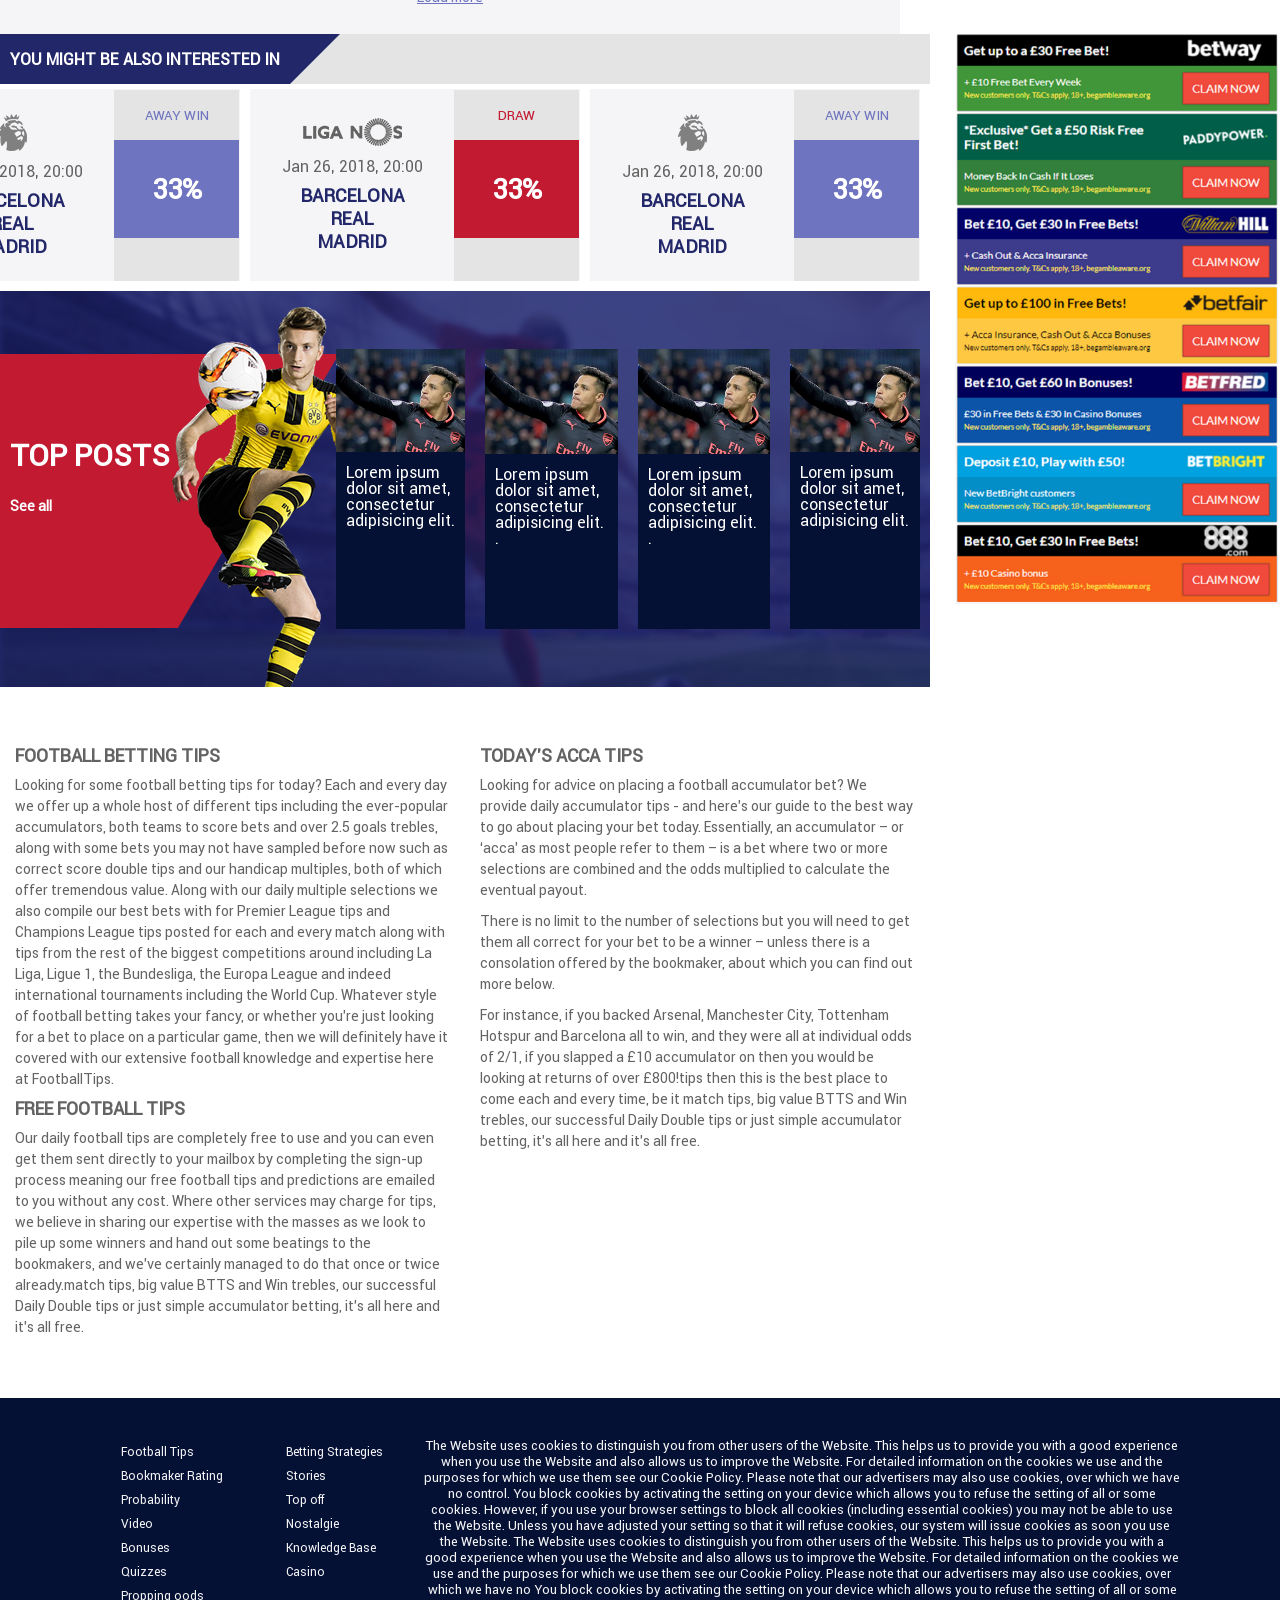
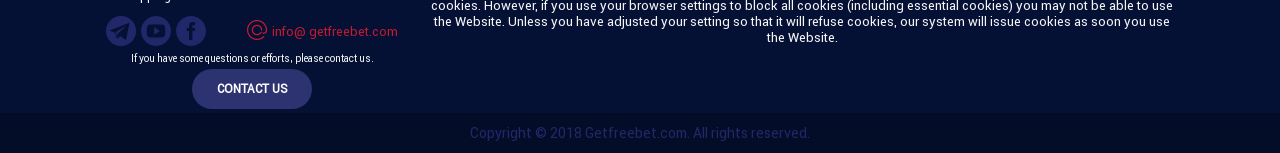
<file: app/dropping_odds.html>
<!DOCTYPE html>
<html lang="en" class="no-js">

<head>
    <meta charset="UTF-8" />
    <meta http-equiv="X-UA-Compatible" content="IE=edge,chrome=1">
    <meta name="viewport" content="width=device-width, initial-scale=1.0">
    <title>GetFreeBet</title>

    <meta name="author" content="GetFreeBet" />
    <link rel="stylesheet" type="text/css" href="css/reset.css" />
    <link rel="stylesheet" type="text/css" href="css/style.css" />
    <link rel="stylesheet" type="text/css" href="css/style-media.css" />

    <script src="js/common.js"></script>
    <script type="text/javascript" src="js/modernizr.custom.04022.js"></script>

    <script src="js/modernizr.custom.17475.js"></script>
    <script type="text/javascript" src="js/jquery-1.6.4.min.js"></script>
    <script type="text/javascript" src="js/jquery-ui.min.js"></script>
</head>

<body>

    <header>
        <div class="wrapper">
            <div class="logo"></div>
            <!--

<ul  class="wrul">
<li><a href="#tips">Football Tips</a></li>
<li><a href="#bookm">Bookmaker Rating</a></li>
<li><a href="#contact">Video</a></li>
<li><a href="#about">Quizzes</a></li>
<li><a href="#contact">Betting Strategies</a></li>
<li><a href="#about">Full MENU</a>
<ul>
<li><a href="#">Услуга 1</a></li>
<li><a href="#">Длинная услуга 2</a></li>
<li><a href="#">Услуга 3</a></li>
</ul>
</li>
</ul>

-->
            <div class="navbar">
                <a class="del" href="#">Football Tips</a>
                <a class="del" href="#">Bookmaker Rating</a>
                <a class="del" href="#">Probability</a>
                <a class="del" href="#">Video</a>
                <a class="del" href="#">Quizzes</a>
                <a class="del" href="#">Probability</a>
                <a class="del" href="#">Quizzes</a>

                <div class="dropdown" id="myDropdownParent">
                    <button class="dropbtn" id="myDropdownUp" onclick="myFunction()">
                            <span>Full MENU</span>

                            <div class="fa dell"></div>

                        </button>

                    <div class="dropdown-content" id="myDropdown">

                        <div class="menuMob">
                            <a href="#">Football Tips</a>
                            <a href="#">Bookmaker Rating</a>
                            <a href="#">Video</a>
                            <a href="#">Bonuses</a>
                            <a href="#">Quizzes</a>
                            <a href="#">Betting Strategies</a>
                            <a href="#">Stories</a>
                            <a href="#">Top off</a>
                            <a href="#">Nostalgie</a>
                            <a href="#">Knowledge Base</a>
                            <a href="#">Casino</a>


                        </div>

                        <div class="deless">
                            <a href="#">Betting Strategies</a>
                            <a href="#">Dropping odds</a>
                            <a href="#">Bonuses</a>
                            <a href="#">Stories</a>
                            <a href="#">Top off</a>
                            <a href="#">Nostalgie</a>
                            <a href="#">Knowledge Base</a>
                            <a href="#">Casino</a>
                        </div>
                        <div class="wrformamenu">
                            <form class="wrforma">
                                <input type="text" id="search2" placeholder="search" required>
                                <input type="submit" value="" id="submit2">
                            </form>
                        </div>


                    </div>
                </div>
            </div>


            <div class="wrlog">
                <button class="logbtn">login/register</button>

                <div class="wrsh dell">
                    <form class="wrforma">
                        <input type="text" id="search" placeholder="search" required>
                        <input type="submit" value="" id="submit">
                    </form>


                </div>




                <div class="logsoci dell os">
                    <a href="#" target="_blank">
                        <div class="wrtelega"></div>
                    </a>
                </div>
                <div class="logsoci dell os">
                    <a href="#" target="_blank">
                        <div class="wryou"></div>
                    </a>
                </div>
                <div class="logsoci dell os">
                    <a href="#" target="_blank">
                        <div class="wrfb"></div>
                    </a>
                </div>


                <div class="wrleng dell">



                    <div class="box">
                        <input class="Switcher__checkbox sr-only" id="io" type="checkbox" checked="checked" />
                        <label class="Switcher" for="io">
                                <div class="Switcher__trigger " data-value="EN"></div>
                                <div class="Switcher__trigger" data-value="RU"></div>
                            </label>
                    </div>
                </div>

            </div>


        </div>

    </header>
    <div class="wrbanerprobab">
        <div class="banerprobab">

            <div class="lbanwr">
                <div class="wrwrwrwr">
                    <div class="wrnamepagew wereew">
                        <div class="namewwer newname">
                            <h1>dropping</h1>

                        </div>
                    </div>
                    <div class="wrlitlebaner">
                        <a href="#"></a>
                    </div>
                </div>

                <div class="wrfiltr wcalca">
                    <div class="wrlineoze magic">
                        <div class="wrtxtoz notthise">
                            <div class="txtoze">filters</div>
                            <div id="triangle-topleft"></div>
                        </div>










                        <table class="table we4e4e4">
                            <thead>
                                <tr class="filters">
                                    <th class="flrow">
                                        <div class="imaoptions notthise"><img src="./img/png/time.png" alt=""></div>
                                        <select id="assigned-user-filter" class="form-control">
                                         
                                            <option>Last 1 hour</option>
                                            <option>Last 2 hour</option>
                                            <option>Last 3 hour</option>

                                        </select>
                                    </th>


                                    <th class="flrow">
                                        <div class="imaoptions notthise"><img src="./img/png/percentage-discount.png" alt=""></div>

                                        <select id="milestone-filter" class="form-control">
                                            <option>20% dropping bookies</option>
                                            <option>10%</option>
                                            <option>30%</option>
                                            <option>-50%</option>
                                        </select>
                                    </th>
                                    <div class="wreptype">
                                        <th class="flrow">
                                            <div class="imaoptions notthise"><img src="./img/png/list.png" alt=""></div>
                                            <select id="tags-filter" class="form-control">
                                                <option>All types</option>

                                                <option>AH +1.5</option>
                                                <option>1X2</option>
                                                <option>dc</option>
                                                <option>HT/FT</option>
                                            </select>
                                        </th>
                                    </div>

                                </tr>
                            </thead>
                        </table>




                    </div>




                    <script type='text/javascript'>
                        <!--
                        $(document).ready(function() {
                            enableSelectBoxes();
                        });

                        function enableSelectBoxes() {
                            $('div.selectBox').each(function() {
                                $(this).children('span.selected').html($(this).children('div.selectOptions').children('span.selectOption:first').html());
                                $(this).attr('value', $(this).children('div.selectOptions').children('span.selectOption:first').attr('value'));

                                $(this).children('span.selected,span.selectArrow').click(function() {
                                    if ($(this).parent().children('div.selectOptions').css('display') == 'none') {
                                        $(this).parent().children('div.selectOptions').css('display', 'block');
                                    } else {
                                        $(this).parent().children('div.selectOptions').css('display', 'none');
                                    }
                                });

                                $(this).find('span.selectOption').click(function() {
                                    $(this).parent().css('display', 'none');
                                    $(this).closest('div.selectBox').attr('value', $(this).attr('value'));
                                    $(this).parent().siblings('span.selected').html($(this).html());
                                });
                            });
                        } //-->

                    </script>


                </div>





            </div>
            <div class="rban mar notthise">
                <span class="txth1"><h1>BET OF THE DAY</h1></span>
                <span class="txth1w"><h1>26/01</h1></span>
                <span class="txth4w"><h4>23:00</h4></span>
                <div class="wrtop">
                    <div class="name">Manchester City</div>
                    <div class="point">4.92</div>
                    <div class="name">Newcastle United</div>
                </div>





                <span class="txth3w"><h3>Want to receive tips every day?</h3></span>
                <form class="wrform" action="">
                    <label>
                       <input id="email" type="text" name="email" placeholder="Enter your email"/>
                    </label>


                    <input type="button" value="Register / login" class="wrbot" />
                </form>


            </div>
        </div>



    </div>


    <div class="wrbody">
       <div class="werawer wwwww1">
          <div class="colorwrep">
           <div class="wrlcontentodd odds">
            <div class="wr50odd">
                <table id="task-list-tbl" class="table">
                    <thead>
                        <tr class="lirow">
                            <th>Data</th>
                            <th class="flgrow">Match</th>
                            <th>Type</th>
                            <th>Drop</th>
                            <th>Odds</th>

                        </tr>
                    </thead>

                    <tbody>

                        <tr id="task-1" class="task-list-row" data-task-id="1" data-assigned-user="Last 3 hour" data-status="In Progress" data-milestone="-50%" data-priority="Urgent" data-tags="AH +1.5">
                            <td class="timedropp">Tomorr. 22:00
                            </td>

                            <td>
                                <div class="wrplaydropp">
                                    <span class="wrmatchdro">Wales - Premier League</span>
                                    <span class="playtoplay">Swansea  - Liverpool</span>

                                </div>
                            </td>
                            <td class="wrtypedro"><b class="wper">Type
                                </b>AH +1.5</td>
                            <td class="wredropp"><b class="wper">Drop
                                </b>-50</td>
                            <td>
                                <div class="werodds">
                                    <div class="txtodds">
                                        <h3>1 x <b>2</b></h3>
                                        <p>
                                            <h2>23.4</h2>
                                        </p>
                                        <p>
                                            <h2>33.8</h2>
                                        </p>
                                    </div>
                                    <div class="imgodds">
                                        <img src="../app/img/png/down-arrow-copy-4.png" alt="">
                                    </div>

                                </div>
                            </td>




                        </tr>

                        <tr id="task-2" class="task-list-row" data-task-id="2" data-assigned-user="Last 2 hour" data-status="Not Started" data-milestone="10%" data-priority="Low" data-tags="1X2">
                            <td class="timedropp">Tomorr. 00:00
                            </td>
                            <td>
                                <div class="wrplaydropp">
                                    <span class="wrmatchdro">Wales - Premier League</span>
                                    <span class="playtoplay">Swansea  - Liverpool</span>

                                </div>
                            </td>
                            <td class="wrtypedro"><b class="wper">Type
                                </b>1X2</td>
                            <td class="wredropp"><b class="wper">Drop
                                </b>10%</td>
                            <td>
                                <div class="werodds">
                                    <div class="txtodds">
                                        <h3>1 x <b>2</b></h3>
                                        <p>
                                            <h2>23.4</h2>
                                        </p>
                                        <p>
                                            <h2>33.8</h2>
                                        </p>
                                    </div>
                                    <div class="imgodds">
                                        <img src="../app/img/png/down-arrow-copy-5.png" alt="">
                                    </div>

                                </div>
                            </td>




                        </tr>
                        <tr id="task-3" class="task-list-row" data-task-id="3" data-assigned-user="Last 1 hour" data-status="Not Started" data-milestone="30%" data-priority="Low" data-tags="HT/FT">
                            <td class="timedropp">23 Jun 15:00
                            </td>
                            <td>
                                <div class="wrplaydropp">
                                    <span class="wrmatchdro">Wales - Premier League</span>
                                    <span class="playtoplay">Swansea  - Liverpool</span>

                                </div>
                            </td>
                            <td class="wrtypedro"><b class="wper">Type
                                </b>HT/FT</td>
                            <td class="wredropp"><b class="wper">Drop
                                </b>30%</td>
                            <td>
                                <div class="werodds">
                                    <div class="txtodds">
                                        <h3>1 x <b>2</b></h3>
                                        <p>
                                            <h2>23.4</h2>
                                        </p>
                                        <p>
                                            <h2>33.8</h2>
                                        </p>
                                    </div>
                                    <div class="imgodds">
                                        <img src="../app/img/png/down-arrow-copy-4.png" alt="">
                                    </div>

                                </div>
                            </td>



                        </tr>


                        <tr id="task-4" class="task-list-row" data-task-id="4" data-assigned-user="Last 1 hour" data-status="Completed" data-milestone="10%" data-priority="High" data-tags="dc">
                            <td class="timedropp">23 Jun 15:00
                            </td>
                            <td>
                                <div class="wrplaydropp">
                                    <span class="wrmatchdro">Wales - Premier League</span>
                                    <span class="playtoplay">Swansea  - Liverpool</span>

                                </div>
                            </td>
                            <td class="wrtypedro"><b class="wper">Type
                                </b>DC</td>
                            <td class="wredropp"><b class="wper">Drop
                                </b>10%</td>
                            <td>
                                <div class="werodds">
                                    <div class="txtodds">
                                        <h3>1 x <b>2</b></h3>
                                        <p>
                                            <h2>23.4</h2>
                                        </p>
                                        <p>
                                            <h2>33.8</h2>
                                        </p>
                                    </div>
                                    <div class="imgodds">
                                        <img src="../app/img/png/down-arrow-copy-5.png" alt="">
                                    </div>

                                </div>
                            </td>



                        </tr>
                        <tr id="task-4" class="task-list-row" data-task-id="4" data-assigned-user="Last 1 hour" data-status="Completed" data-milestone="10%" data-priority="High" data-tags="dc">
                            <td class="timedropp">23 Jun 15:00
                            </td>
                            <td>
                                <div class="wrplaydropp">
                                    <span class="wrmatchdro">Wales - Premier League</span>
                                    <span class="playtoplay">Swansea  - Liverpool</span>

                                </div>
                            </td>
                            <td class="wrtypedro"><b class="wper">Type
                                </b>DC</td>
                            <td class="wredropp"><b class="wper">Drop
                                </b>10%</td>
                            <td>
                                <div class="werodds">
                                    <div class="txtodds">
                                        <h3>1 x <b>2</b></h3>
                                        <p>
                                            <h2>23.4</h2>
                                        </p>
                                        <p>
                                            <h2>33.8</h2>
                                        </p>
                                    </div>
                                    <div class="imgodds">
                                        <img src="../app/img/png/down-arrow-copy-5.png" alt="">
                                    </div>

                                </div>
                            </td>



                        </tr>
                        <tr id="task-3" class="task-list-row" data-task-id="3" data-assigned-user="Last 1 hour" data-status="Not Started" data-milestone="30%" data-priority="Low" data-tags="HT/FT">
                            <td class="timedropp">23 Jun 15:00
                            </td>
                            <td>
                                <div class="wrplaydropp">
                                    <span class="wrmatchdro">Wales - Premier League</span>
                                    <span class="playtoplay">Swansea  - Liverpool</span>

                                </div>
                            </td>
                            <td class="wrtypedro"><b class="wper">Type
                                </b>HT/FT</td>
                            <td class="wredropp"><b class="wper">Drop
                                </b>30%</td>
                            <td>
                                <div class="werodds">
                                    <div class="txtodds">
                                        <h3>1 x <b>2</b></h3>
                                        <p>
                                            <h2>23.4</h2>
                                        </p>
                                        <p>
                                            <h2>33.8</h2>
                                        </p>
                                    </div>
                                    <div class="imgodds">
                                        <img src="../app/img/png/down-arrow-copy-4.png" alt="">
                                    </div>

                                </div>
                            </td>



                        </tr>


                        <tr id="task-4" class="task-list-row" data-task-id="4" data-assigned-user="Last 1 hour" data-status="Completed" data-milestone="10%" data-priority="High" data-tags="dc">
                            <td class="timedropp">23 Jun 15:00
                            </td>
                            <td>
                                <div class="wrplaydropp">
                                    <span class="wrmatchdro">Wales - Premier League</span>
                                    <span class="playtoplay">Swansea  - Liverpool</span>

                                </div>
                            </td>
                            <td class="wrtypedro"><b class="wper">Type
                                </b>DC</td>
                            <td class="wredropp"><b class="wper">Drop
                                </b>10%</td>
                            <td>
                                <div class="werodds">
                                    <div class="txtodds">
                                        <h3>1 x <b>2</b></h3>
                                        <p>
                                            <h2>23.4</h2>
                                        </p>
                                        <p>
                                            <h2>33.8</h2>
                                        </p>
                                    </div>
                                    <div class="imgodds">
                                        <img src="../app/img/png/down-arrow-copy-5.png" alt="">
                                    </div>

                                </div>
                            </td>



                        </tr>
                        <tr id="task-4" class="task-list-row" data-task-id="4" data-assigned-user="Last 1 hour" data-status="Completed" data-milestone="10%" data-priority="High" data-tags="dc">
                            <td class="timedropp">23 Jun 15:00
                            </td>
                            <td>
                                <div class="wrplaydropp">
                                    <span class="wrmatchdro">Wales - Premier League</span>
                                    <span class="playtoplay">Swansea  - Liverpool</span>

                                </div>
                            </td>
                            <td class="wrtypedro"><b class="wper">Type
                                </b>DC</td>
                            <td class="wredropp"><b class="wper">Drop
                                </b>10%</td>
                            <td>
                                <div class="werodds">
                                    <div class="txtodds">
                                        <h3>1 x <b>2</b></h3>
                                        <p>
                                            <h2>23.4</h2>
                                        </p>
                                        <p>
                                            <h2>33.8</h2>
                                        </p>
                                    </div>
                                    <div class="imgodds">
                                        <img src="../app/img/png/down-arrow-copy-5.png" alt="">
                                    </div>

                                </div>
                            </td>



                        </tr>
                        <tr id="task-3" class="task-list-row" data-task-id="3" data-assigned-user="Last 1 hour" data-status="Not Started" data-milestone="30%" data-priority="Low" data-tags="HT/FT">
                            <td class="timedropp">23 Jun 15:00
                            </td>
                            <td>
                                <div class="wrplaydropp">
                                    <span class="wrmatchdro">Wales - Premier League</span>
                                    <span class="playtoplay">Swansea  - Liverpool</span>

                                </div>
                            </td>
                            <td class="wrtypedro"><b class="wper">Type
                                </b>HT/FT</td>
                            <td class="wredropp"><b class="wper">Drop
                                </b>30%</td>
                            <td>
                                <div class="werodds">
                                    <div class="txtodds">
                                        <h3>1 x <b>2</b></h3>
                                        <p>
                                            <h2>23.4</h2>
                                        </p>
                                        <p>
                                            <h2>33.8</h2>
                                        </p>
                                    </div>
                                    <div class="imgodds">
                                        <img src="../app/img/png/down-arrow-copy-4.png" alt="">
                                    </div>

                                </div>
                            </td>



                        </tr>


                        <tr id="task-4" class="task-list-row" data-task-id="4" data-assigned-user="Last 1 hour" data-status="Completed" data-milestone="10%" data-priority="High" data-tags="dc">
                            <td class="timedropp">23 Jun 15:00
                            </td>
                            <td>
                                <div class="wrplaydropp">
                                    <span class="wrmatchdro">Wales - Premier League</span>
                                    <span class="playtoplay">Swansea  - Liverpool</span>

                                </div>
                            </td>
                            <td class="wrtypedro"><b class="wper">Type
                                </b>DC</td>
                            <td class="wredropp"><b class="wper">Drop
                                </b>10%</td>
                            <td>
                                <div class="werodds">
                                    <div class="txtodds">
                                        <h3>1 x <b>2</b></h3>
                                        <p>
                                            <h2>23.4</h2>
                                        </p>
                                        <p>
                                            <h2>33.8</h2>
                                        </p>
                                    </div>
                                    <div class="imgodds">
                                        <img src="../app/img/png/down-arrow-copy-5.png" alt="">
                                    </div>

                                </div>
                            </td>



                        </tr>
                        <tr id="task-4" class="task-list-row" data-task-id="4" data-assigned-user="Last 1 hour" data-status="Completed" data-milestone="10%" data-priority="High" data-tags="dc">
                            <td class="timedropp">23 Jun 15:00
                            </td>
                            <td>
                                <div class="wrplaydropp">
                                    <span class="wrmatchdro">Wales - Premier League</span>
                                    <span class="playtoplay">Swansea  - Liverpool</span>

                                </div>
                            </td>
                            <td class="wrtypedro"><b class="wper">Type
                                </b>DC</td>
                            <td class="wredropp"><b class="wper">Drop
                                </b>10%</td>
                            <td>
                                <div class="werodds">
                                    <div class="txtodds">
                                        <h3>1 x <b>2</b></h3>
                                        <p>
                                            <h2>23.4</h2>
                                        </p>
                                        <p>
                                            <h2>33.8</h2>
                                        </p>
                                    </div>
                                    <div class="imgodds">
                                        <img src="../app/img/png/down-arrow-copy-5.png" alt="">
                                    </div>

                                </div>
                            </td>



                        </tr>

                        <tr id="task-3" class="task-list-row" data-task-id="3" data-assigned-user="Last 1 hour" data-status="Not Started" data-milestone="30%" data-priority="Low" data-tags="HT/FT">
                            <td class="timedropp">23 Jun 15:00
                            </td>
                            <td>
                                <div class="wrplaydropp">
                                    <span class="wrmatchdro">Wales - Premier League</span>
                                    <span class="playtoplay">Swansea  - Liverpool</span>

                                </div>
                            </td>
                            <td class="wrtypedro"><b class="wper">Type
                                </b>HT/FT</td>
                            <td class="wredropp"><b class="wper">Drop
                                </b>30%</td>
                            <td>
                                <div class="werodds">
                                    <div class="txtodds">
                                        <h3>1 x <b>2</b></h3>
                                        <p>
                                            <h2>23.4</h2>
                                        </p>
                                        <p>
                                            <h2>33.8</h2>
                                        </p>
                                    </div>
                                    <div class="imgodds">
                                        <img src="../app/img/png/down-arrow-copy-4.png" alt="">
                                    </div>

                                </div>
                            </td>



                        </tr>


                        <tr id="task-4" class="task-list-row" data-task-id="4" data-assigned-user="Last 1 hour" data-status="Completed" data-milestone="10%" data-priority="High" data-tags="dc">
                            <td class="timedropp">23 Jun 15:00
                            </td>
                            <td>
                                <div class="wrplaydropp">
                                    <span class="wrmatchdro">Wales - Premier League</span>
                                    <span class="playtoplay">Swansea  - Liverpool</span>

                                </div>
                            </td>
                            <td class="wrtypedro"><b class="wper">Type
                                </b>DC</td>
                            <td class="wredropp"><b class="wper">Drop
                                </b>10%</td>
                            <td>
                                <div class="werodds">
                                    <div class="txtodds">
                                        <h3>1 x <b>2</b></h3>
                                        <p>
                                            <h2>23.4</h2>
                                        </p>
                                        <p>
                                            <h2>33.8</h2>
                                        </p>
                                    </div>
                                    <div class="imgodds">
                                        <img src="../app/img/png/down-arrow-copy-5.png" alt="">
                                    </div>

                                </div>
                            </td>



                        </tr>
                        <tr id="task-4" class="task-list-row" data-task-id="4" data-assigned-user="Last 1 hour" data-status="Completed" data-milestone="10%" data-priority="High" data-tags="dc">
                            <td class="timedropp">23 Jun 15:00
                            </td>
                            <td>
                                <div class="wrplaydropp">
                                    <span class="wrmatchdro">Wales - Premier League</span>
                                    <span class="playtoplay">Swansea  - Liverpool</span>

                                </div>
                            </td>
                            <td class="wrtypedro"><b class="wper">Type
                                </b>DC</td>
                            <td class="wredropp"><b class="wper">Drop
                                </b>10%</td>
                            <td>
                                <div class="werodds">
                                    <div class="txtodds">
                                        <h3>1 x <b>2</b></h3>
                                        <p>
                                            <h2>23.4</h2>
                                        </p>
                                        <p>
                                            <h2>33.8</h2>
                                        </p>
                                    </div>
                                    <div class="imgodds">
                                        <img src="../app/img/png/down-arrow-copy-5.png" alt="">
                                    </div>

                                </div>
                            </td>



                        </tr>
                    </tbody>
                </table>
            </div>


<div class="wr50odd " id="relawer">
                <table id="task-list-tbl" class="table">
                    <thead>
                        <tr class="lirow">
                            <th>Data</th>
                            <th class="flgrow">Match</th>
                            <th>Type</th>
                            <th>Drop</th>
                            <th>Odds</th>

                        </tr>
                    </thead>

                    <tbody>

                        <tr id="task-1" class="task-list-row" data-task-id="1" data-assigned-user="Last 3 hour" data-status="In Progress" data-milestone="-50%" data-priority="Urgent" data-tags="AH +1.5">
                            <td class="timedropp">Tomorr. 22:00
                            </td>

                            <td>
                                <div class="wrplaydropp">
                                    <span class="wrmatchdro">Wales - Premier League</span>
                                    <span class="playtoplay">Swansea  - Liverpool</span>

                                </div>
                            </td>
                            <td class="wrtypedro"><b class="wper">Type
                                </b>AH +1.5</td>
                            <td class="wredropp"><b class="wper">Drop
                                </b>-50%</td>
                            <td>
                                <div class="werodds">
                                    <div class="txtodds">
                                        <h3>1 x <b>2</b></h3>
                                        <p>
                                            <h2>23.4</h2>
                                        </p>
                                        <p>
                                            <h2>33.8</h2>
                                        </p>
                                    </div>
                                    <div class="imgodds">
                                        <img src="../app/img/png/down-arrow-copy-4.png" alt="">
                                    </div>

                                </div>
                            </td>




                        </tr>

                        <tr id="task-2" class="task-list-row" data-task-id="2" data-assigned-user="Last 2 hour" data-status="Not Started" data-milestone="10%" data-priority="Low" data-tags="1X2">
                            <td class="timedropp">Tomorr. 00:00
                            </td>
                            <td>
                                <div class="wrplaydropp">
                                    <span class="wrmatchdro">Wales - Premier League</span>
                                    <span class="playtoplay">Swansea  - Liverpool</span>

                                </div>
                            </td>
                            <td class="wrtypedro"><b class="wper">Type
                                </b>1X2</td>
                            <td class="wredropp"><b class="wper">Drop
                                </b>10%</td>
                            <td>
                                <div class="werodds">
                                    <div class="txtodds">
                                        <h3>1 x <b>2</b></h3>
                                        <p>
                                            <h2>23.4</h2>
                                        </p>
                                        <p>
                                            <h2>33.8</h2>
                                        </p>
                                    </div>
                                    <div class="imgodds">
                                        <img src="../app/img/png/down-arrow-copy-5.png" alt="">
                                    </div>

                                </div>
                            </td>




                        </tr>
                        <tr id="task-3" class="task-list-row" data-task-id="3" data-assigned-user="Last 1 hour" data-status="Not Started" data-milestone="30%" data-priority="Low" data-tags="HT/FT">
                            <td class="timedropp">23 Jun 15:00
                            </td>
                            <td>
                                <div class="wrplaydropp">
                                    <span class="wrmatchdro">Wales - Premier League</span>
                                    <span class="playtoplay">Swansea  - Liverpool</span>

                                </div>
                            </td>
                            <td class="wrtypedro"><b class="wper">Type
                                </b>HT/FT</td>
                            <td class="wredropp"><b class="wper">Drop
                                </b>30%</td>
                            <td>
                                <div class="werodds">
                                    <div class="txtodds">
                                        <h3>1 x <b>2</b></h3>
                                        <p>
                                            <h2>23.4</h2>
                                        </p>
                                        <p>
                                            <h2>33.8</h2>
                                        </p>
                                    </div>
                                    <div class="imgodds">
                                        <img src="../app/img/png/down-arrow-copy-4.png" alt="">
                                    </div>

                                </div>
                            </td>



                        </tr>


                        <tr id="task-4" class="task-list-row" data-task-id="4" data-assigned-user="Last 1 hour" data-status="Completed" data-milestone="10%" data-priority="High" data-tags="dc">
                            <td class="timedropp">23 Jun 15:00
                            </td>
                            <td>
                                <div class="wrplaydropp">
                                    <span class="wrmatchdro">Wales - Premier League</span>
                                    <span class="playtoplay">Swansea  - Liverpool</span>

                                </div>
                            </td>
                            <td class="wrtypedro"><b class="wper">Type
                                </b>DC</td>
                            <td class="wredropp"><b class="wper">Drop
                                </b>10%</td>
                            <td>
                                <div class="werodds">
                                    <div class="txtodds">
                                        <h3>1 x <b>2</b></h3>
                                        <p>
                                            <h2>23.4</h2>
                                        </p>
                                        <p>
                                            <h2>33.8</h2>
                                        </p>
                                    </div>
                                    <div class="imgodds">
                                        <img src="../app/img/png/down-arrow-copy-5.png" alt="">
                                    </div>

                                </div>
                            </td>



                        </tr>
                        <tr id="task-4" class="task-list-row" data-task-id="4" data-assigned-user="Last 1 hour" data-status="Completed" data-milestone="10%" data-priority="High" data-tags="dc">
                            <td class="timedropp">23 Jun 15:00
                            </td>
                            <td>
                                <div class="wrplaydropp">
                                    <span class="wrmatchdro">Wales - Premier League</span>
                                    <span class="playtoplay">Swansea  - Liverpool</span>

                                </div>
                            </td>
                            <td class="wrtypedro"><b class="wper">Type
                                </b>DC</td>
                            <td class="wredropp">10%</td>
                            <td>
                                <div class="werodds">
                                    <div class="txtodds">
                                        <h3>1 x <b>2</b></h3>
                                        <p>
                                            <h2>23.4</h2>
                                        </p>
                                        <p>
                                            <h2>33.8</h2>
                                        </p>
                                    </div>
                                    <div class="imgodds">
                                        <img src="../app/img/png/down-arrow-copy-5.png" alt="">
                                    </div>

                                </div>
                            </td>



                        </tr>
                        <tr id="task-3" class="task-list-row" data-task-id="3" data-assigned-user="Last 1 hour" data-status="Not Started" data-milestone="30%" data-priority="Low" data-tags="HT/FT">
                            <td class="timedropp">23 Jun 15:00
                            </td>
                            <td>
                                <div class="wrplaydropp">
                                    <span class="wrmatchdro">Wales - Premier League</span>
                                    <span class="playtoplay">Swansea  - Liverpool</span>

                                </div>
                            </td>
                            <td class="wrtypedro"><b class="wper">Type
                                </b>HT/FT</td>
                            <td class="wredropp"><b class="wper">Drop
                                </b>30%</td>
                            <td>
                                <div class="werodds">
                                    <div class="txtodds">
                                        <h3>1 x <b>2</b></h3>
                                        <p>
                                            <h2>23.4</h2>
                                        </p>
                                        <p>
                                            <h2>33.8</h2>
                                        </p>
                                    </div>
                                    <div class="imgodds">
                                        <img src="../app/img/png/down-arrow-copy-4.png" alt="">
                                    </div>

                                </div>
                            </td>



                        </tr>


                        <tr id="task-4" class="task-list-row" data-task-id="4" data-assigned-user="Last 1 hour" data-status="Completed" data-milestone="10%" data-priority="High" data-tags="dc">
                            <td class="timedropp">23 Jun 15:00
                            </td>
                            <td>
                                <div class="wrplaydropp">
                                    <span class="wrmatchdro">Wales - Premier League</span>
                                    <span class="playtoplay">Swansea  - Liverpool</span>

                                </div>
                            </td>
                            <td class="wrtypedro"><b class="wper">Type
                                </b>DC</td>
                            <td class="wredropp"><b class="wper">Drop
                                </b>10%</td>
                            <td>
                                <div class="werodds">
                                    <div class="txtodds">
                                        <h3>1 x <b>2</b></h3>
                                        <p>
                                            <h2>23.4</h2>
                                        </p>
                                        <p>
                                            <h2>33.8</h2>
                                        </p>
                                    </div>
                                    <div class="imgodds">
                                        <img src="../app/img/png/down-arrow-copy-5.png" alt="">
                                    </div>

                                </div>
                            </td>



                        </tr>
                        <tr id="task-4" class="task-list-row" data-task-id="4" data-assigned-user="Last 1 hour" data-status="Completed" data-milestone="10%" data-priority="High" data-tags="dc">
                            <td class="timedropp">23 Jun 15:00
                            </td>
                            <td>
                                <div class="wrplaydropp">
                                    <span class="wrmatchdro">Wales - Premier League</span>
                                    <span class="playtoplay">Swansea  - Liverpool</span>

                                </div>
                            </td>
                            <td class="wrtypedro"><b class="wper">Type
                                </b>DC</td>
                            <td class="wredropp"><b class="wper">Drop
                                </b>10%</td>
                            <td>
                                <div class="werodds">
                                    <div class="txtodds">
                                        <h3>1 x <b>2</b></h3>
                                        <p>
                                            <h2>23.4</h2>
                                        </p>
                                        <p>
                                            <h2>33.8</h2>
                                        </p>
                                    </div>
                                    <div class="imgodds">
                                        <img src="../app/img/png/down-arrow-copy-5.png" alt="">
                                    </div>

                                </div>
                            </td>



                        </tr>
                        <tr id="task-3" class="task-list-row" data-task-id="3" data-assigned-user="Last 1 hour" data-status="Not Started" data-milestone="30%" data-priority="Low" data-tags="HT/FT">
                            <td class="timedropp">23 Jun 15:00
                            </td>
                            <td>
                                <div class="wrplaydropp">
                                    <span class="wrmatchdro">Wales - Premier League</span>
                                    <span class="playtoplay">Swansea  - Liverpool</span>

                                </div>
                            </td>
                            <td class="wrtypedro"><b class="wper">Type
                                </b>HT/FT</td>
                            <td class="wredropp"><b class="wper">Drop
                                </b>30%</td>
                            <td>
                                <div class="werodds">
                                    <div class="txtodds">
                                        <h3>1 x <b>2</b></h3>
                                        <p>
                                            <h2>23.4</h2>
                                        </p>
                                        <p>
                                            <h2>33.8</h2>
                                        </p>
                                    </div>
                                    <div class="imgodds">
                                        <img src="../app/img/png/down-arrow-copy-4.png" alt="">
                                    </div>

                                </div>
                            </td>



                        </tr>


                        <tr id="task-4" class="task-list-row" data-task-id="4" data-assigned-user="Last 1 hour" data-status="Completed" data-milestone="10%" data-priority="High" data-tags="dc">
                            <td class="timedropp">23 Jun 15:00
                            </td>
                            <td>
                                <div class="wrplaydropp">
                                    <span class="wrmatchdro">Wales - Premier League</span>
                                    <span class="playtoplay">Swansea  - Liverpool</span>

                                </div>
                            </td>
                            <td class="wrtypedro"><b class="wper">Type
                                </b>DC</td>
                            <td class="wredropp"><b class="wper">Drop
                                </b>10%</td>
                            <td>
                                <div class="werodds">
                                    <div class="txtodds">
                                        <h3>1 x <b>2</b></h3>
                                        <p>
                                            <h2>23.4</h2>
                                        </p>
                                        <p>
                                            <h2>33.8</h2>
                                        </p>
                                    </div>
                                    <div class="imgodds">
                                        <img src="../app/img/png/down-arrow-copy-5.png" alt="">
                                    </div>

                                </div>
                            </td>



                        </tr>
                        <tr id="task-4" class="task-list-row" data-task-id="4" data-assigned-user="Last 1 hour" data-status="Completed" data-milestone="10%" data-priority="High" data-tags="dc">
                            <td class="timedropp">23 Jun 15:00
                            </td>
                            <td>
                                <div class="wrplaydropp">
                                    <span class="wrmatchdro">Wales - Premier League</span>
                                    <span class="playtoplay">Swansea  - Liverpool</span>

                                </div>
                            </td>
                            <td class="wrtypedro"><b class="wper">Type
                                </b>DC</td>
                            <td class="wredropp"><b class="wper">Drop
                                </b>10%</td>
                            <td>
                                <div class="werodds">
                                    <div class="txtodds">
                                        <h3>1 x <b>2</b></h3>
                                        <p>
                                            <h2>23.4</h2>
                                        </p>
                                        <p>
                                            <h2>33.8</h2>
                                        </p>
                                    </div>
                                    <div class="imgodds">
                                        <img src="../app/img/png/down-arrow-copy-5.png" alt="">
                                    </div>

                                </div>
                            </td>



                        </tr>

                        <tr id="task-3" class="task-list-row" data-task-id="3" data-assigned-user="Last 1 hour" data-status="Not Started" data-milestone="30%" data-priority="Low" data-tags="HT/FT">
                            <td class="timedropp">23 Jun 15:00
                            </td>
                            <td>
                                <div class="wrplaydropp">
                                    <span class="wrmatchdro">Wales - Premier League</span>
                                    <span class="playtoplay">Swansea  - Liverpool</span>

                                </div>
                            </td>
                            <td class="wrtypedro"><b class="wper">Type
                                </b>HT/FT</td>
                            <td class="wredropp"><b class="wper">Drop
                                </b>30%</td>
                            <td>
                                <div class="werodds">
                                    <div class="txtodds">
                                        <h3>1 x <b>2</b></h3>
                                        <p>
                                            <h2>23.4</h2>
                                        </p>
                                        <p>
                                            <h2>33.8</h2>
                                        </p>
                                    </div>
                                    <div class="imgodds">
                                        <img src="../app/img/png/down-arrow-copy-4.png" alt="">
                                    </div>

                                </div>
                            </td>



                        </tr>


                        <tr id="task-4" class="task-list-row" data-task-id="4" data-assigned-user="Last 1 hour" data-status="Completed" data-milestone="10%" data-priority="High" data-tags="dc">
                            <td class="timedropp">23 Jun 15:00
                            </td>
                            <td>
                                <div class="wrplaydropp">
                                    <span class="wrmatchdro">Wales - Premier League</span>
                                    <span class="playtoplay">Swansea  - Liverpool</span>

                                </div>
                            </td>
                            <td class="wrtypedro"><b class="wper">Type
                                </b>DC</td>
                            <td class="wredropp"><b class="wper">Drop
                                </b>10%</td>
                            <td>
                                <div class="werodds">
                                    <div class="txtodds">
                                        <h3>1 x <b>2</b></h3>
                                        <p>
                                            <h2>23.4</h2>
                                        </p>
                                        <p>
                                            <h2>33.8</h2>
                                        </p>
                                    </div>
                                    <div class="imgodds">
                                        <img src="../app/img/png/down-arrow-copy-5.png" alt="">
                                    </div>

                                </div>
                            </td>



                        </tr>
                        <tr id="task-4" class="task-list-row" data-task-id="4" data-assigned-user="Last 1 hour" data-status="Completed" data-milestone="10%" data-priority="High" data-tags="dc">
                            <td class="timedropp">23 Jun 15:00
                            </td>
                            <td>
                                <div class="wrplaydropp">
                                    <span class="wrmatchdro">Wales - Premier League</span>
                                    <span class="playtoplay">Swansea  - Liverpool</span>

                                </div>
                            </td>
                            <td class="wrtypedro"><b class="wper">Type
                                </b>DC</td>
                            <td class="wredropp"><b class="wper">Drop
                                </b>10%</td>
                            <td>
                                <div class="werodds">
                                    <div class="txtodds">
                                        <h3>1 x <b>2</b></h3>
                                        <p>
                                            <h2>23.4</h2>
                                        </p>
                                        <p>
                                            <h2>33.8</h2>
                                        </p>
                                    </div>
                                    <div class="imgodds">
                                        <img src="../app/img/png/down-arrow-copy-5.png" alt="">
                                    </div>

                                </div>
                            </td>



                        </tr>
                    </tbody>
                </table>

            </div>





        </div>
<div class="wrlink2 p30px" ><a href="#">Load more</a></div>
         </div>
      </div>

<div class="wrrcontent deles notthise ">
            <div class="wrlineoze">
                <div class="wrtxtoz">
                    <div class="txtoze">Bookmaker Rating</div>
                    <div id="triangle-topleft"></div>
                </div>
                <div class="alllink"><a href="#">All list</a></div>

            </div>

            <div class="wrresurs">
                <div class="logores">
                    <a href="#"><img src="./img/png/pm.png" alt=""></a>
                </div>
                <div class="wrstars">
                    <div class="nameres"><a href="">Parimatch</a></div>
                    <div class="rating">
                        <span>☆</span><span>☆</span><span>☆</span><span>☆</span><span>☆</span>
                    </div>
                </div>
                <div class="wrbonus">
                    <div class="nambon">Bonus</div>
                    <div class="bonus"><a href="#">250$</a></div>

                </div>
                <button class="getbonus">get bonus</button>
            </div>


            <div class="wrresurs">
                <div class="logores">
                    <a href="#"><img src="./img/png/pm.png" alt=""></a>
                </div>
                <div class="wrstars">
                    <div class="nameres"><a href="">Parimatch</a></div>
                    <div class="rating">
                        <span>☆</span><span>☆</span><span>☆</span><span>☆</span><span>☆</span>
                    </div>
                </div>
                <div class="wrbonus">
                    <div class="nambon">Bonus</div>
                    <div class="bonus"><a href="#">250$</a></div>

                </div>
                <button class="getbonus">get bonus</button>
            </div>


            <div class="wrresurs">
                <div class="logores">
                    <a href="#"><img src="./img/png/l.png" alt=""></a>
                </div>
                <div class="wrstars">
                    <div class="nameres"><a href="">Ladbrockers</a></div>
                    <div class="rating">
                        <span>☆</span><span>☆</span><span>☆</span><span>☆</span><span>☆</span>
                    </div>
                </div>
                <div class="wrbonus">
                    <div class="nambon">Bonus</div>
                    <div class="bonus"><a href="#">250$</a></div>

                </div>
                <button class="getbonus">get bonus</button>
            </div>




            <div class="wrresurs">
                <div class="logores">
                    <a href="#"><img src="./img/png/b.png" alt=""></a>
                </div>
                <div class="wrstars">
                    <div class="nameres"><a href="">Bet365</a></div>
                    <div class="rating">
                        <span>☆</span><span>☆</span><span>☆</span><span>☆</span><span>☆</span>
                    </div>
                </div>
                <div class="wrbonus">
                    <div class="nambon">Bonus</div>
                    <div class="bonus"><a href="#">250$</a></div>

                </div>
                <button class="getbonus">get bonus</button>
            </div>

            <div class="wrresurs">
                <div class="logores">
                    <a href="#"><img src="./img/png/l.png" alt=""></a>
                </div>
                <div class="wrstars">
                    <div class="nameres"><a href="">Ladbrockers</a></div>
                    <div class="rating">
                        <span>☆</span><span>☆</span><span>☆</span><span>☆</span><span>☆</span>
                    </div>
                </div>
                <div class="wrbonus">
                    <div class="nambon">Bonus</div>
                    <div class="bonus"><a href="#">250$</a></div>

                </div>
                <button class="getbonus">get bonus</button>
            </div>


            <div class="wrresurs">
                <div class="logores">
                    <a href="#"><img src="./img/png/b.png" alt=""></a>
                </div>
                <div class="wrstars">
                    <div class="nameres"><a href="">Bet365</a></div>
                    <div class="rating">
                        <span>☆</span><span>☆</span><span>☆</span><span>☆</span><span>☆</span>
                    </div>
                </div>
                <div class="wrbonus">
                    <div class="nambon">Bonus</div>
                    <div class="bonus"><a href="#">250$</a></div>

                </div>
                <button class="getbonus">get bonus</button>
            </div>

            <div class="wrresurs">
                <div class="logores">
                    <a href="#"><img src="./img/png/l.png" alt=""></a>
                </div>
                <div class="wrstars">
                    <div class="nameres"><a href="">Ladbrockers</a></div>
                    <div class="rating">
                        <span>☆</span><span>☆</span><span>☆</span><span>☆</span><span>☆</span>
                    </div>
                </div>
                <div class="wrbonus">
                    <div class="nambon">Bonus</div>
                    <div class="bonus"><a href="#">250$</a></div>

                </div>
                <button class="getbonus">get bonus</button>
            </div>



            <div class="wrresurs">
                <div class="logores">
                    <a href="#"><img src="./img/png/b.png" alt=""></a>
                </div>
                <div class="wrstars">
                    <div class="nameres"><a href="">Bet365</a></div>
                    <div class="rating">
                        <span>☆</span><span>☆</span><span>☆</span><span>☆</span><span>☆</span>
                    </div>
                </div>
                <div class="wrbonus">
                    <div class="nambon">Bonus</div>
                    <div class="bonus"><a href="#">250$</a></div>

                </div>
                <button class="getbonus">get bonus</button>
            </div>


            <div class="wrresurs">
                <div class="logores">
                    <a href="#"><img src="./img/png/l.png" alt=""></a>
                </div>
                <div class="wrstars">
                    <div class="nameres"><a href="">Ladbrockers</a></div>
                    <div class="rating">
                        <span>☆</span><span>☆</span><span>☆</span><span>☆</span><span>☆</span>
                    </div>
                </div>
                <div class="wrbonus">
                    <div class="nambon">Bonus</div>
                    <div class="bonus"><a href="#">250$</a></div>

                </div>
                <button class="getbonus">get bonus</button>
            </div>




            <div class="wrresurs">
                <div class="logores">
                    <a href="#"><img src="./img/png/b.png" alt=""></a>
                </div>
                <div class="wrstars">
                    <div class="nameres"><a href="">Bet365</a></div>
                    <div class="rating">
                        <span>☆</span><span>☆</span><span>☆</span><span>☆</span><span>☆</span>
                    </div>
                </div>
                <div class="wrbonus">
                    <div class="nambon">Bonus</div>
                    <div class="bonus"><a href="#">250$</a></div>

                </div>
                <button class="getbonus">get bonus</button>
            </div>



            <div class="wrresurs">
                <div class="logores">
                    <a href="#"><img src="./img/png/b.png" alt=""></a>
                </div>
                <div class="wrstars">
                    <div class="nameres"><a href="">Bet365</a></div>
                    <div class="rating">
                        <span>☆</span><span>☆</span><span>☆</span><span>☆</span><span>☆</span>
                    </div>
                </div>
                <div class="wrbonus">
                    <div class="nambon">Bonus</div>
                    <div class="bonus"><a href="#">250$</a></div>

                </div>
                <button class="getbonus">get bonus</button>
            </div>


            <div class="wrrcontent1 ">
                <img src="./img/png/rec.png" alt="">
            </div>




        </div>




    </div>


    </div>

    <div class="wrbody m0">
        <div class="rban mar opas2">
            <span class="txth1"><h1>BET OF THE DAY</h1></span>
            <span class="txth1w"><h1>26/01</h1></span>
            <span class="txth4w"><h4>23:00</h4></span>
            <div class="wrtop">
                <div class="name">Manchester City</div>
                <div class="point">4.92</div>
                <div class="name">Newcastle United</div>
            </div>





            <span class="txth3w"><h3>Want to receive tips every day?</h3></span>
            <form class="wrform" action="">
                <label>
                    <input id="email" type="text" name="email" placeholder="Enter your email"/>
                </label>


                <input type="button" value="Register / login" class="wrbot" />
            </form>


        </div>

        <div class="wrlcontent2 m0">
           
            <div class="wrlineoze m0  wcalc">
                <div class="wrtxtoz ">
                    <div class="txtoze-bl">You might be also interested in</div>
                    <div id="triangle-topleft-bl"></div>
                </div>
            </div>
            <div class="verasmob">
                <div class="werli">
                    <div class="Rectangle delas">
                        <div class="Rectanglewrap">
                            <span><img src="./img/png/lion.png" alt=""></span>
                            <span class="timemath">Jan 26, 2018, 20:00</span>
                            <span class="namemathe">BARCELONA
                                REAL MADRID</span>


                        </div>

                        <div class="Rectanglewer">
                            <div class="away-win">Away win</div>
                            <div class="perse">
                                <div class="wrper">33%</div>
                            </div>

                        </div>

                    </div>
                    <div class="Rectangle">
                        <div class="Rectanglewrap">
                            <span><img src="./img/png/lion.png" alt=""></span>
                            <span class="timemath">Jan 26, 2018, 20:00</span>
                            <span class="namemathe">BARCELONA
                                REAL MADRID</span>


                        </div>

                        <div class="Rectanglewer">
                            <div class="away-win">Away win</div>
                            <div class="perse">
                                <div class="wrper">33%</div>
                            </div>

                        </div>

                    </div>
                    <div class="Rectangle">
                        <div class="Rectanglewrap">
                            <span><img src="./img/png/liganos.png" alt=""></span>
                            <span class="timemath">Jan 26, 2018, 20:00</span>
                            <span class="namemathe">BARCELONA
                                REAL MADRID</span>


                        </div>

                        <div class="Rectanglewer">
                            <div class="away-win2">Draw</div>
                            <div class="perse2">
                                <div class="wrper">33%</div>
                            </div>

                        </div>

                    </div>

                    <div class="Rectangle">
                        <div class="Rectanglewrap">
                            <span><img src="./img/png/lion.png" alt=""></span>
                            <span class="timemath">Jan 26, 2018, 20:00</span>
                            <span class="namemathe">BARCELONA
                                REAL MADRID</span>


                        </div>

                        <div class="Rectanglewer">
                            <div class="away-win">Away win</div>
                            <div class="perse">
                                <div class="wrper">33%</div>
                            </div>

                        </div>

                    </div>
                </div>
            </div>






            <div class="wrwrtoppost">
                <div class="wrtexttop">
                    <div class="txtoze2">Top posts</div>


                    <div class="alllink2"><a href="#">See all</a></div>

                </div>
                <div class="wrwrwr">
                    <div class="wrtopnews">
                        <a href="#">
                            <img src="./img/png/toppost.png" alt="">
                            <div class="txtetop">Lorem ipsum dolor sit amet, consectetur adipisicing elit.</div>
                        </a>
                    </div>
                    <div class="wrtopnews">
                        <a href="#">
                            <img src="./img/png/toppost.png" alt="">
                            <div class="txtetop">Lorem ipsum dolor sit amet, consectetur adipisicing elit. .</div>
                        </a>
                    </div>
                    <div class="wrtopnews ">
                        <a href="#">
                            <img src="./img/png/toppost.png" alt="">
                            <div class="txtetop">Lorem ipsum dolor sit amet, consectetur adipisicing elit. .</div>
                        </a>
                    </div>
                    <div class="wrtopnews ">
                        <a href="#">
                            <img src="./img/png/toppost.png" alt="">
                            <div class="txtetop">Lorem ipsum dolor sit amet, consectetur adipisicing elit.</div>
                        </a>
                    </div>

                </div>


            </div>


            <div class="opas2">
                <div class="wrrcontent">
                    <div class="wrlineoze">
                        <div class="wrtxtoz">
                            <div class="txtoze">Bookmaker Rating</div>
                            <div id="triangle-topleft"></div>
                        </div>
                        <div class="alllink"><a href="#">All list</a></div>

                    </div>


                    <div class="wrresurs">
                        <div class="logores">
                            <a href="#"><img src="./img/png/pm.png" alt=""></a>
                        </div>
                        <div class="wrstars">
                            <div class="nameres"><a href="">Parimatch</a></div>
                            <div class="rating">
                                <span>☆</span><span>☆</span><span>☆</span><span>☆</span><span>☆</span>
                            </div>
                        </div>
                        <div class="wrbonus">
                            <div class="nambon">Bonus</div>
                            <div class="bonus"><a href="#">250$</a></div>

                        </div>
                        <button class="getbonus">get bonus</button>
                    </div>



                    <div class="wrresurs">
                        <div class="logores">
                            <a href="#"><img src="./img/png/b.png" alt=""></a>
                        </div>
                        <div class="wrstars">
                            <div class="nameres"><a href="">Bet365</a></div>
                            <div class="rating">
                                <span>☆</span><span>☆</span><span>☆</span><span>☆</span><span>☆</span>
                            </div>
                        </div>
                        <div class="wrbonus">
                            <div class="nambon">Bonus</div>
                            <div class="bonus"><a href="#">250$</a></div>

                        </div>
                        <button class="getbonus">get bonus</button>
                    </div>






                    <div class="wrresurs">
                        <div class="logores">
                            <a href="#"><img src="./img/png/l.png" alt=""></a>
                        </div>
                        <div class="wrstars">
                            <div class="nameres"><a href="">Ladbrockers</a></div>
                            <div class="rating">
                                <span>☆</span><span>☆</span><span>☆</span><span>☆</span><span>☆</span>
                            </div>
                        </div>
                        <div class="wrbonus">
                            <div class="nambon">Bonus</div>
                            <div class="bonus"><a href="#">250$</a></div>

                        </div>
                        <button class="getbonus">get bonus</button>
                    </div>
                </div>
                <div class="opas2">
                    <div class="werrec">

                        <a href="#" target="_blank"><img src="../app/img/png/re.jpg" alt=""></a>
                    </div>
                </div>





            </div>


            <div class="wrlcontent3">
                <div class="wr50ps text">
                    <p>
                        <h1> Football betting tips</h1>
                    </p>

                    <p>
                        <h2>
                            Looking for some football betting tips for today? Each and every day we offer up a whole host of different tips including the ever-popular accumulators, both teams to score bets and over 2.5 goals trebles, along with some bets you may not have sampled before now such as correct score double tips and our handicap multiples, both of which offer tremendous value. Along with our daily multiple selections we also compile our best bets with for Premier League tips and Champions League tips posted for each and every match along with tips from the rest of the biggest competitions around including La Liga, Ligue 1, the Bundesliga, the Europa League and indeed international tournaments including the World Cup. Whatever style of football betting takes your fancy, or whether you’re just looking for a bet to place on a particular game, then we will definitely have it covered with our extensive football knowledge and expertise here at FootballTips.</h2>
                    </p>
                    <p>
                        <h1>
                            Free football tips</h1>
                    </p>

                    <p>
                        <h2>
                            Our daily football tips are completely free to use and you can even get them sent directly to your mailbox by completing the sign-up process meaning our free football tips and predictions are emailed to you without any cost. Where other services may charge for tips, we believe in sharing our expertise with the masses as we look to pile up some winners and hand out some beatings to the bookmakers, and we’ve certainly managed to do that once or twice already.match tips, big value BTTS and Win trebles, our successful Daily Double tips or just simple accumulator betting, it’s all here and it’s all free.</h2>
                    </p>
                </div>
                <div class="wr50ps text">




                    <p>
                        <h1> Today's ACCA Tips</h1>
                    </p>



                    <p>
                        <h2>Looking for advice on placing a football accumulator bet? We provide daily accumulator tips - and here’s our guide to the best way to go about placing your bet today. Essentially, an accumulator – or ‘acca’ as most people refer to them – is a bet where two or more selections are combined and the odds multiplied to calculate the eventual payout.</h2>
                    </p>
                    <p>
                        <h2>There is no limit to the number of selections but you will need to get them all correct for your bet to be a winner – unless there is a consolation offered by the bookmaker, about which you can find out more below.</h2>
                    </p>

                    <p>
                        <h2>For instance, if you backed Arsenal, Manchester City, Tottenham Hotspur and Barcelona all to win, and they were all at individual odds of 2/1, if you slapped a £10 accumulator on then you would be looking at returns of over £800!tips then this is the best place to come each and every time, be it match tips, big value BTTS and Win trebles, our successful Daily Double tips or just simple accumulator betting, it’s all here and it’s all free.</h2>
                    </p>

                </div>








            </div>
        </div>

        <div class="wrrcontent del">
            <img src="./img/png/rec.png" alt="">
        </div>
    </div>




    <script>
        function myFunction() {
            document.getElementById("myDropdown").classList.toggle("show");
            document.getElementById("myDropdownUp").classList.toggle("borderK");
            document.getElementById("myDropdownUp").getElementsByTagName("DIV")[0].classList.toggle("closeX");

            if (document.getElementById("myDropdownUp").getElementsByTagName("SPAN")[0].innerHTML != "HIDE") {
                document.getElementById("myDropdownUp").getElementsByTagName("SPAN")[0].innerHTML = "HIDE";
            } else {
                document.getElementById("myDropdownUp").getElementsByTagName("SPAN")[0].innerHTML = "Full MENU";
            }

        }

        document.addEventListener("click", (evt2) => {
            const flyoutElement = document.getElementById("myDropdownUp");
            const flyoutElement2 = document.getElementById("myDropdown");
            let targetElement = evt.target;

            do {
                if (targetElement == flyoutElement || targetElement == flyoutElement2) {
                    return;
                }
                // Go up the DOM
                targetElement = targetElement.parentNode;
            } while (targetElement);


            var myDropdown = document.getElementById("myDropdown");
            if (myDropdown.classList.contains('show')) {
                myDropdown.classList.remove('show');
            }
            var myDropdown = document.getElementById("myDropdownUp");
            if (myDropdown.classList.contains('borderK')) {
                myDropdown.classList.remove('borderK');
            }
            var myDropdown = document.getElementById("myDropdownUp").getElementsByTagName("DIV")[0];
            if (myDropdown.classList.contains('closeX')) {
                myDropdown.classList.remove('closeX');
            }

            if (document.getElementById("myDropdownUp").getElementsByTagName("SPAN")[0].innerHTML != "HIDE") {
                document.getElementById("myDropdownUp").getElementsByTagName("SPAN")[0].innerHTML = "HIDE";
            } else {
                document.getElementById("myDropdownUp").getElementsByTagName("SPAN")[0].innerHTML = "Full MENU";
            }

        });

    </script>



    <footer>
        <div class="wrapfoot">
            <div class="wrwewl"></div>
            <div class="wrfoot">
                <div class="foot">
                    <div class="wrf30">
                        <div class="wrlimenu">
                            <ul>
                                <li><a href="">Football Tips</a></li>
                                <li><a href=""> Bookmaker Rating</a></li>
                                <li><a href=""> Probability</a></li>
                                <li><a href="">Video</a></li>
                                <li><a href="">Bonuses</a></li>
                                <li><a href=""> Quizzes</a></li>
                                <li><a href="">  Propping oods</a></li>

                            </ul>

                            <ul>
                                <li><a href="">Betting Strategies</a></li>
                                <li><a href="">Stories</a></li>
                                <li><a href="">  Top off</a></li>
                                <li><a href="">Nostalgie</a></li>
                                <li><a href="">Knowledge Base</a></li>
                                <li><a href=""> Casino</a></li>


                            </ul>
                        </div>
                        <div class="wrwrsos">
                            <div class="wrsos">

                                <div class="logsoci">
                                    <a href="#" target="_blank">
                                        <div class="wrtelega"></div>
                                    </a>
                                </div>
                                <div class="logsoci">
                                    <a href="#" target="_blank">
                                        <div class="wryou"></div>
                                    </a>
                                </div>
                                <div class="logsoci">
                                    <a href="#" target="_blank">
                                        <div class="wrfb"></div>
                                    </a>
                                </div>
                                <div class="wrleng02 ">




                                    <div class="box">
                                        <input class="Switcher__checkbox sr-only" id="io2" type="checkbox" checked="checked" />
                                        <label class="Switcher" for="io2">
                                        <div class="Switcher__trigger " data-value="EN"></div>
                                        <div class="Switcher__trigger" data-value="RU"></div>
                                    </label>
                                    </div>
                                </div>
                            </div>
                            <div class="wrmailwr"><img src="img/at-1.png" srcset="img/at-1@2x.png 2x,
                            img/at-1@3x.png 3x" class="at-1">
                                <div class="info-getfreebetcom"><a href="#" mailto="info@ getfreebet.com">info@ getfreebet.com</a></div>
                            </div>

                        </div>
                        <div class="wrwrend">
                            <span class="contact-us del">If you have some questions or efforts, please contact us.</span>
                            <button class="getbonus">Contact us</button>
                        </div>

                    </div>
                    <div class="wrf70">The Website uses cookies to distinguish you from other users of the Website. This helps us to provide you with a good experience when you use the Website and also allows us to improve the Website. For detailed information on the cookies we use and the purposes for which we use them see our Cookie Policy. Please note that our advertisers may also use cookies, over which we have no control. You block cookies by activating the setting on your device which allows you to refuse the setting of all or some cookies. However, if you use your browser settings to block all cookies (including essential cookies) you may not be able to use the Website. Unless you have adjusted your setting so that it will refuse cookies, our system will issue cookies as soon you use the Website. The Website uses cookies to distinguish you from other users of the Website. This helps us to provide you with a good experience when you use the Website and also allows us to improve the Website. For detailed information on the cookies we use and the purposes for which we use them see our Cookie Policy. Please note that our advertisers may also use cookies, over which we have no You block cookies by activating the setting on your device which allows you to refuse the setting of all or some cookies. However, if you use your browser settings to block all cookies (including essential cookies) you may not be able to use the Website. Unless you have adjusted your setting so that it will refuse cookies, our system will issue cookies as soon you use the Website.</div>
                </div>
            </div>
            <div class="wrwewr"></div>
        </div>
        <div class="wrcopy">Copyright © 2018 Getfreebet.com. All rights reserved.</div>

    </footer>


</body>
<script src="js/classie.js"></script>

<script src="js/common.js"></script>
<script type="text/javascript" src="js/jquery-1.6.4.min.js"></script>
<script type="text/javascript" src="js/jquery-ui.min.js"></script>

<script src='http://cdnjs.cloudflare.com/ajax/libs/jquery/2.1.3/jquery.min.js'></script>



<script src="js/index.js"></script>

</html>
</file>
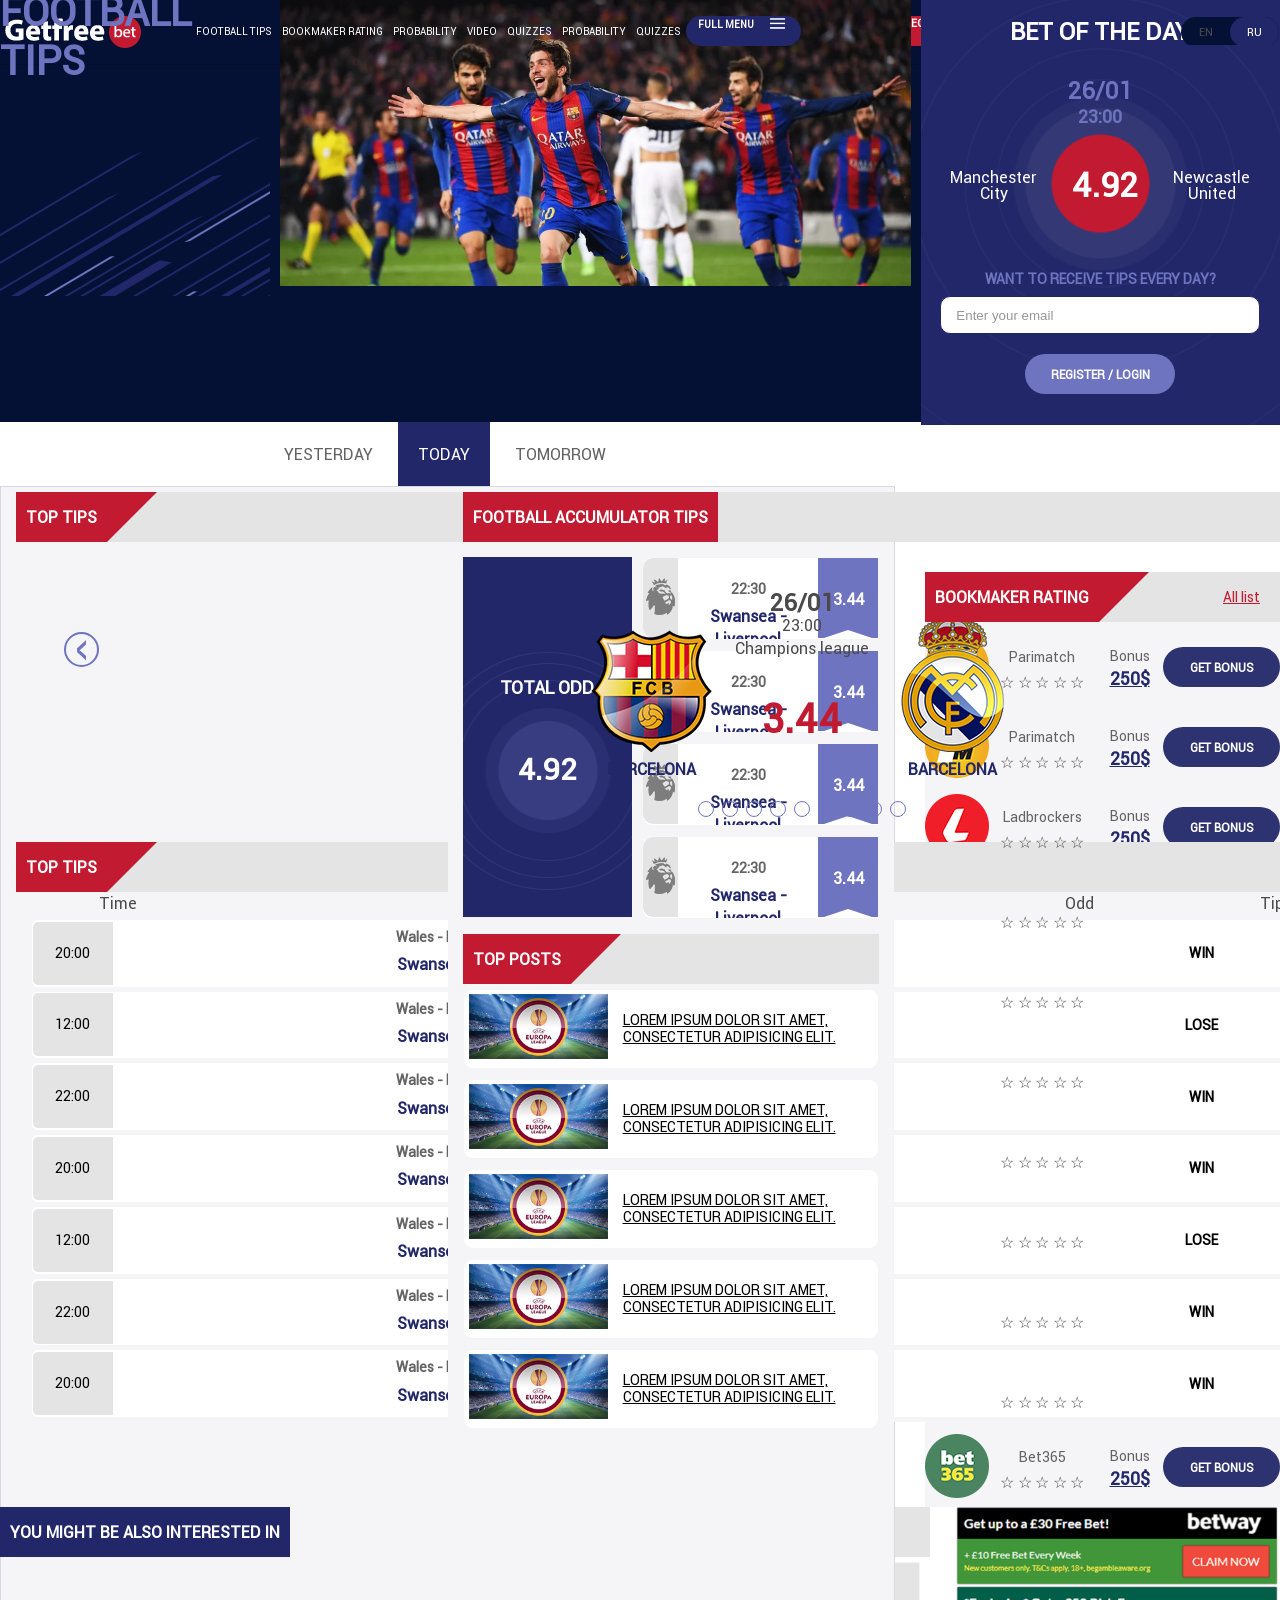
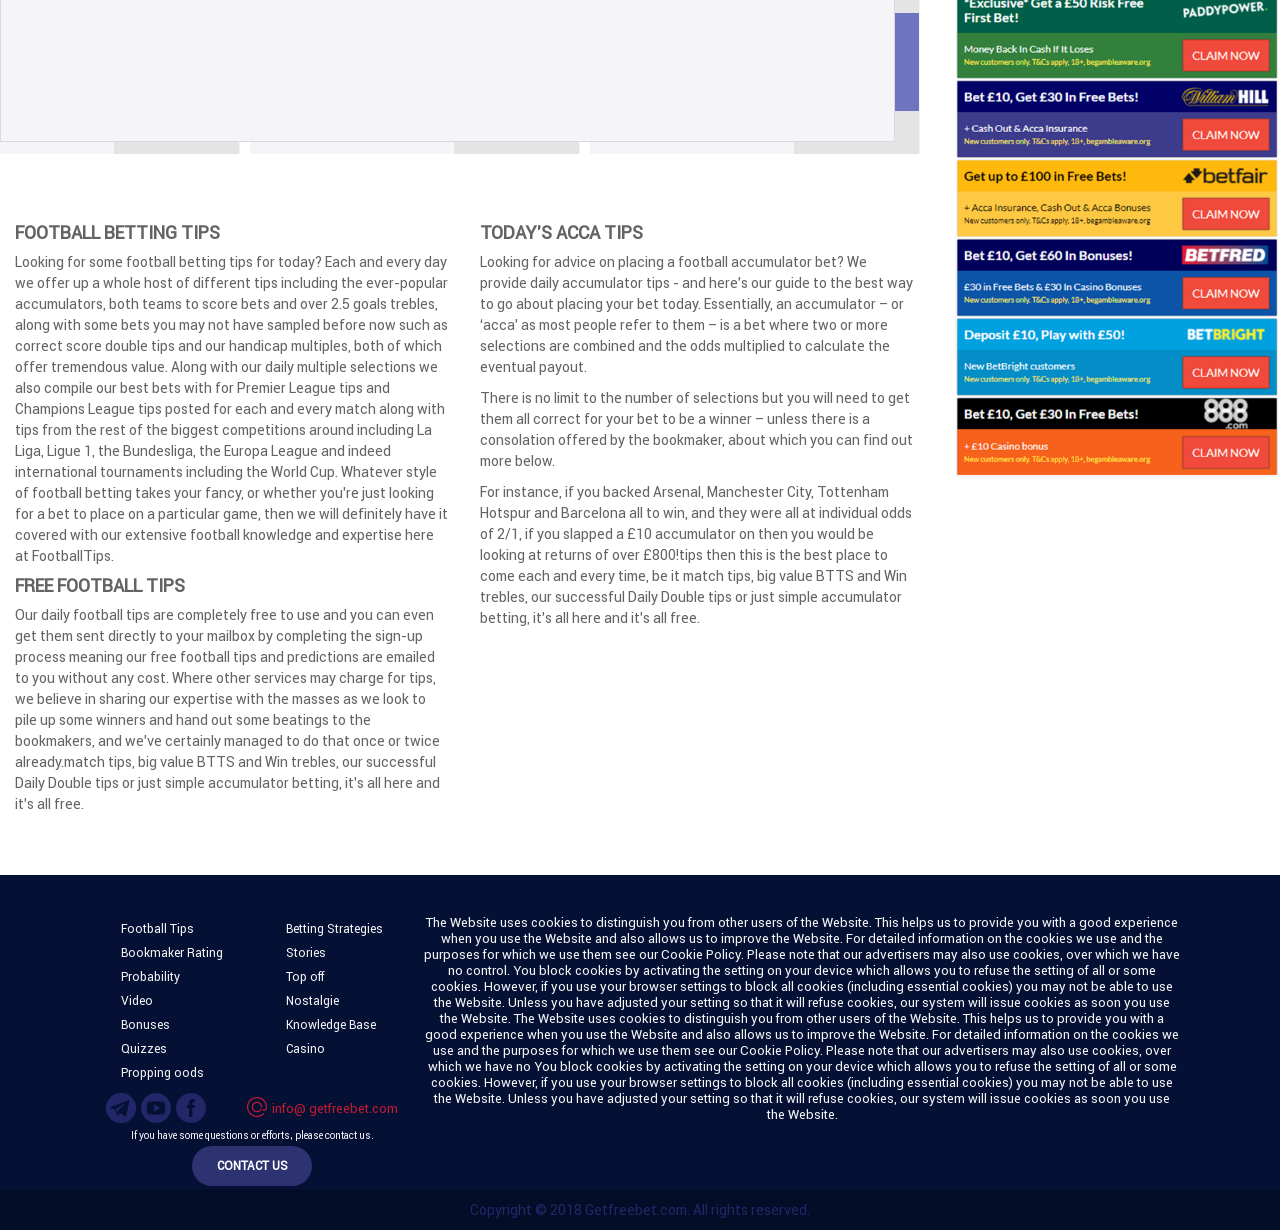
<file: app/football-tips.html.html>
<!DOCTYPE html>
<html lang="en" class="no-js">

<head>
    <meta charset="UTF-8" />
    <meta http-equiv="X-UA-Compatible" content="IE=edge,chrome=1">
    <meta name="viewport" content="width=device-width, initial-scale=1.0">
    <title>GetFreeBet</title>

    <meta name="author" content="GetFreeBet" />
    <link rel="stylesheet" type="text/css" href="css/reset.css" />
    <link rel="stylesheet" type="text/css" href="css/style.css" />
    <link rel="stylesheet" type="text/css" href="css/style-media.css" />

    <script src="js/common.js"></script>
    <script type="text/javascript" src="js/modernizr.custom.04022.js"></script>

    <script src="js/modernizr.custom.17475.js"></script>
    <script type="text/javascript" src="js/jquery-1.6.4.min.js"></script>
    <script type="text/javascript" src="js/jquery-ui.min.js"></script>
</head>

<body>

    <header>
        <div class="wrapper">
            <div class="logo"></div>
            <!--

<ul  class="wrul">
<li><a href="#tips">Football Tips</a></li>
<li><a href="#bookm">Bookmaker Rating</a></li>
<li><a href="#contact">Video</a></li>
<li><a href="#about">Quizzes</a></li>
<li><a href="#contact">Betting Strategies</a></li>
<li><a href="#about">Full MENU</a>
<ul>
<li><a href="#">Услуга 1</a></li>
<li><a href="#">Длинная услуга 2</a></li>
<li><a href="#">Услуга 3</a></li>
</ul>
</li>
</ul>

-->
            <div class="navbar">
                <a class="del" href="#">Football Tips</a>
                <a class="del" href="#">Bookmaker Rating</a>
                <a class="del" href="#">Probability</a>
                <a class="del" href="#">Video</a>
                <a class="del" href="#">Quizzes</a>
                <a class="del" href="#">Probability</a>
                <a class="del" href="#">Quizzes</a>

                <div class="dropdown" id="myDropdownParent">
                    <button class="dropbtn" id="myDropdownUp" onclick="myFunction()">
                            <span>Full MENU</span>

                            <div class="fa dell"></div>

                        </button>

                    <div class="dropdown-content" id="myDropdown">

                        <div class="menuMob">
                            <a href="#">Football Tips</a>
                            <a href="#">Bookmaker Rating</a>
                            <a href="#">Video</a>
                            <a href="#">Bonuses</a>
                            <a href="#">Quizzes</a>
                            <a href="#">Betting Strategies</a>
                            <a href="#">Stories</a>
                            <a href="#">Top off</a>
                            <a href="#">Nostalgie</a>
                            <a href="#">Knowledge Base</a>
                            <a href="#">Casino</a>


                        </div>

                        <div class="deless">
                            <a href="#">Betting Strategies</a>
                            <a href="#">Dropping odds</a>
                            <a href="#">Bonuses</a>
                            <a href="#">Stories</a>
                            <a href="#">Top off</a>
                            <a href="#">Nostalgie</a>
                            <a href="#">Knowledge Base</a>
                            <a href="#">Casino</a>
                        </div>
                        <div class="wrformamenu">
                            <form class="wrforma">
                                <input type="text" id="search2" placeholder="search" required>
                                <input type="submit" value="" id="submit2">
                            </form>
                        </div>


                    </div>
                </div>
            </div>


            <div class="wrlog">
                <button class="logbtn">login/register</button>

                <div class="wrsh dell">
                    <form class="wrforma">
                        <input type="text" id="search" placeholder="search" required>
                        <input type="submit" value="" id="submit">
                    </form>


                </div>




                <div class="logsoci dell os">
                    <a href="#" target="_blank">
                        <div class="wrtelega"></div>
                    </a>
                </div>
                <div class="logsoci dell os">
                    <a href="#" target="_blank">
                        <div class="wryou"></div>
                    </a>
                </div>
                <div class="logsoci dell os">
                    <a href="#" target="_blank">
                        <div class="wrfb"></div>
                    </a>
                </div>


                <div class="wrleng dell">



                    <div class="box">
                        <input class="Switcher__checkbox sr-only" id="io" type="checkbox" checked="checked" />
                        <label class="Switcher" for="io">
                                <div class="Switcher__trigger " data-value="EN"></div>
                                <div class="Switcher__trigger" data-value="RU"></div>
                            </label>
                    </div>
                </div>

            </div>


        </div>

    </header>
    <div class="wrbanerprobab">
        <div class="banerprobab">

            <div class="lbanwr">
                <div class="wrwrwrwr">
                    <div class="wrnamepagew">
                        <div class="namewwer newname">
                            <h1>Football Tips
                            </h1>

                        </div>
                    </div>
                    <div class="wrlitlebaner">
                        <a href="#"></a>
                    </div>
                </div>

                <div class="wrfiltr wcalca">





                    <script type='text/javascript'>
                        <!--
                        $(document).ready(function() {
                            enableSelectBoxes();
                        });

                        function enableSelectBoxes() {
                            $('div.selectBox').each(function() {
                                $(this).children('span.selected').html($(this).children('div.selectOptions').children('span.selectOption:first').html());
                                $(this).attr('value', $(this).children('div.selectOptions').children('span.selectOption:first').attr('value'));

                                $(this).children('span.selected,span.selectArrow').click(function() {
                                    if ($(this).parent().children('div.selectOptions').css('display') == 'none') {
                                        $(this).parent().children('div.selectOptions').css('display', 'block');
                                    } else {
                                        $(this).parent().children('div.selectOptions').css('display', 'none');
                                    }
                                });

                                $(this).find('span.selectOption').click(function() {
                                    $(this).parent().css('display', 'none');
                                    $(this).closest('div.selectBox').attr('value', $(this).attr('value'));
                                    $(this).parent().siblings('span.selected').html($(this).html());
                                });
                            });
                        } //-->
                    </script>


                </div>





            </div>
            <div class="rban mar notthise">
                <span class="txth1"><h1>BET OF THE DAY</h1></span>
                <span class="txth1w"><h1>26/01</h1></span>
                <span class="txth4w"><h4>23:00</h4></span>
                <div class="wrtop">
                    <div class="name">Manchester City</div>
                    <div class="point">4.92</div>
                    <div class="name">Newcastle United</div>
                </div>





                <span class="txth3w"><h3>Want to receive tips every day?</h3></span>
                <form class="wrform" action="">
                    <label>
                       <input id="email" type="text" name="email" placeholder="Enter your email"/>
                    </label>


                    <input type="button" value="Register / login" class="wrbot" />
                </form>


            </div>
        </div>



    </div>


    <div class="wrbody">
        <div class="werawer colorfff">
            <div class="colorwrep acumpage werbc">





                <div class="tabbed wreee">
                    <input type="radio" name="tabs" id="tab-nav-1">
                    <label for="tab-nav-1">Yesterday</label>
                    <input type="radio" name="tabs" id="tab-nav-2" checked>
                    <label for="tab-nav-2">TODAY</label>
                    <input type="radio" name="tabs" id="tab-nav-3">
                    <label for="tab-nav-3">Tomorrow</label>

                    <div class="tabs">

                        <div class="wertip">
                            <div class="weracumpage2">



                                <div class="wtips50">



                                    <div class="rerslid">
                                        <div class="slidelistwer">
                                            <div class="wrlineoze2">
                                                <div class="wrtxtoz">
                                                    <div class="txtoze">Top tips</div>
                                                    <div id="triangle-topleft"></div>
                                                </div>


                                            </div>






                                            <div class="nav-box">
                                                <span class="nav nav-prev"></span>
                                                <span class="nav nav-next"></span>
                                            </div>
                                            <div class="timeline">
                                                <div class="timeline-panel">

                                                    <div class="wrtipsopentips">




                                                        <div class="wertimematch2">
                                                            <span class="txth2tip"><h2>26/01</h2></span>
                                                            <span class="txth4tip"><h4>23:00</h4></span>
                                                            <span class="txth6tip"><h6>Champions league</h6></span>
                                                        </div>
                                                        <div class="wrcuntre zind">
                                                            <div class="wraplot">
                                                                <div class="lot">
                                                                    <img src="./img/country/fcb.png" alt=""></div>
                                                                <div class="namelottips">BARCELONA</div>
                                                            </div>

                                                            <div class="txtplay4">3.44</div>



                                                            <div class="wraplot">
                                                                <div class="lot">
                                                                    <img src="./img/country/real.png" alt=""></div>
                                                                <div class="namelottips">BARCELONA</div>
                                                            </div>
                                                        </div>




                                                    </div>










                                                </div>
                                                <div class="timeline-panel">

                                                    <div class="wrtipsopentips">




                                                        <div class="wertimematch2">
                                                            <span class="txth2tip"><h2>26/01</h2></span>
                                                            <span class="txth4tip"><h4>23:00</h4></span>
                                                            <span class="txth6tiptip"><h6>Champions league</h6></span>
                                                        </div>
                                                        <div class="wrcuntre zind">
                                                            <div class="wraplot">
                                                                <div class="lot">
                                                                    <img src="./img/country/fcb.png" alt=""></div>
                                                                <div class="namelottips">BARCELONA</div>
                                                            </div>

                                                            <div class="txtplay4">3.44</div>



                                                            <div class="wraplot">
                                                                <div class="lot">
                                                                    <img src="./img/country/real.png" alt=""></div>
                                                                <div class="namelottips">BARCELONA</div>
                                                            </div>
                                                        </div>




                                                    </div>







                                                </div>
                                                <div class="timeline-panel">

                                                    <div class="wrtipsopentips">




                                                        <div class="wertimematch2">
                                                            <span class="txth2tip"><h2>26/01</h2></span>
                                                            <span class="txth4tip"><h4>23:00</h4></span>
                                                            <span class="txth6tip"><h6>Champions league</h6></span>
                                                        </div>
                                                        <div class="wrcuntre zind">
                                                            <div class="wraplot">
                                                                <div class="lot">
                                                                    <img src="./img/country/fcb.png" alt=""></div>
                                                                <div class="namelottips">BARCELONA</div>
                                                            </div>

                                                            <div class="txtplay4">3.44</div>



                                                            <div class="wraplot">
                                                                <div class="lot">
                                                                    <img src="./img/country/real.png" alt=""></div>
                                                                <div class="namelottips">BARCELONA</div>
                                                            </div>
                                                        </div>




                                                    </div>








                                                </div>
                                            </div>
                                            <div class="tab-box">
                                            </div>

                                            <script class="cssdeck" src="//cdnjs.cloudflare.com/ajax/libs/jquery/1.8.0/jquery.min.js"></script>

                                        </div>
                                    </div>
                                    <div class="werfootboltips">
                                        <div class="wwwwwwwwwwwwwwwww">
                                            <div class="wrlineoze2">
                                                <div class="wrtxtoz">
                                                    <div class="txtoze">Top tips</div>
                                                    <div id="triangle-topleft"></div>
                                                </div>


                                            </div>



                                            <table id="task-list-tbl" class="table">
                                                <thead>
                                                    <tr class="lirow">
                                                        <th>Time</th>
                                                        <th class="flgrow">Game</th>
                                                        <th>Odd</th>
                                                        <th>Tips</th>
                                                        <th>Result</th>

                                                    </tr>
                                                </thead>

                                                <tbody>

                                                    <tr id="task-1" class="task-list-row" data-task-id="1" data-assigned-user="Last 3 hour" data-status="In Progress" data-milestone="-50%" data-priority="Urgent" data-tags="AH +1.5">
                                                        <td class="timetipsss">20:00
                                                        </td>

                                                        <td>
                                                            <div class="wrplaydropp">
                                                                <span class="wrmatchdro">Wales - Premier League</span>
                                                                <span class="playtoplay">Swansea  - Liverpool</span>

                                                            </div>
                                                        </td>
                                                        <td class="wrtypedro">6.4</td>
                                                        <td class="wredropp">Win</td>
                                                        <td>
                                                            <div class="werresss">

                                                                <div class="imgodds">
                                                                    <img src="../app/img/png/check-mark-black-outline-copy-2.png" alt="">
                                                                </div>

                                                            </div>
                                                        </td>




                                                    </tr>


                                                    <tr id="task-1" class="task-list-row" data-task-id="1" data-assigned-user="Last 3 hour" data-status="In Progress" data-milestone="-50%" data-priority="Urgent" data-tags="AH +1.5">
                                                        <td class="timetipsss">12:00
                                                        </td>

                                                        <td>
                                                            <div class="wrplaydropp">
                                                                <span class="wrmatchdro">Wales - Premier League</span>
                                                                <span class="playtoplay">Swansea  - Liverpool</span>

                                                            </div>
                                                        </td>
                                                        <td class="wrtypedro">1.9</td>
                                                        <td class="wredropp">Lose</td>
                                                        <td>
                                                            <div class="werresss">

                                                                <div class="imgodds">
                                                                    <img src="../app/img/png/close-1-copy.png" alt="">
                                                                </div>

                                                            </div>
                                                        </td>




                                                    </tr>


                                                    <tr id="task-1" class="task-list-row" data-task-id="1" data-assigned-user="Last 3 hour" data-status="In Progress" data-milestone="-50%" data-priority="Urgent" data-tags="AH +1.5">
                                                        <td class="timetipsss">22:00
                                                        </td>

                                                        <td>
                                                            <div class="wrplaydropp">
                                                                <span class="wrmatchdro">Wales - Premier League</span>
                                                                <span class="playtoplay">Swansea  - Liverpool</span>

                                                            </div>
                                                        </td>
                                                        <td class="wrtypedro">1.4</td>
                                                        <td class="wredropp">Win</td>
                                                        <td>
                                                            <div class="werresss">

                                                                <div class="imgodds">
                                                                    <img src="../app/img/png/line.png" alt="">
                                                                </div>

                                                            </div>
                                                        </td>




                                                    </tr>
                                                    <tr id="task-1" class="task-list-row" data-task-id="1" data-assigned-user="Last 3 hour" data-status="In Progress" data-milestone="-50%" data-priority="Urgent" data-tags="AH +1.5">
                                                        <td class="timetipsss">20:00
                                                        </td>

                                                        <td>
                                                            <div class="wrplaydropp">
                                                                <span class="wrmatchdro">Wales - Premier League</span>
                                                                <span class="playtoplay">Swansea  - Liverpool</span>

                                                            </div>
                                                        </td>
                                                        <td class="wrtypedro">6.4</td>
                                                        <td class="wredropp">Win</td>
                                                        <td>
                                                            <div class="werresss">

                                                                <div class="imgodds">
                                                                    <img src="../app/img/png/check-mark-black-outline-copy-2.png" alt="">
                                                                </div>

                                                            </div>
                                                        </td>




                                                    </tr>


                                                    <tr id="task-1" class="task-list-row" data-task-id="1" data-assigned-user="Last 3 hour" data-status="In Progress" data-milestone="-50%" data-priority="Urgent" data-tags="AH +1.5">
                                                        <td class="timetipsss">12:00
                                                        </td>

                                                        <td>
                                                            <div class="wrplaydropp">
                                                                <span class="wrmatchdro">Wales - Premier League</span>
                                                                <span class="playtoplay">Swansea  - Liverpool</span>

                                                            </div>
                                                        </td>
                                                        <td class="wrtypedro">1.9</td>
                                                        <td class="wredropp">Lose</td>
                                                        <td>
                                                            <div class="werresss">

                                                                <div class="imgodds">
                                                                    <img src="../app/img/png/close-1-copy.png" alt="">
                                                                </div>

                                                            </div>
                                                        </td>




                                                    </tr>


                                                    <tr id="task-1" class="task-list-row" data-task-id="1" data-assigned-user="Last 3 hour" data-status="In Progress" data-milestone="-50%" data-priority="Urgent" data-tags="AH +1.5">
                                                        <td class="timetipsss">22:00
                                                        </td>

                                                        <td>
                                                            <div class="wrplaydropp">
                                                                <span class="wrmatchdro">Wales - Premier League</span>
                                                                <span class="playtoplay">Swansea  - Liverpool</span>

                                                            </div>
                                                        </td>
                                                        <td class="wrtypedro">1.4</td>
                                                        <td class="wredropp">Win</td>
                                                        <td>
                                                            <div class="werresss">

                                                                <div class="imgodds">
                                                                    <img src="../app/img/png/line.png" alt="">
                                                                </div>

                                                            </div>
                                                        </td>




                                                    </tr>
                                                    <tr id="task-1" class="task-list-row" data-task-id="1" data-assigned-user="Last 3 hour" data-status="In Progress" data-milestone="-50%" data-priority="Urgent" data-tags="AH +1.5">
                                                        <td class="timetipsss">20:00
                                                        </td>

                                                        <td>
                                                            <div class="wrplaydropp">
                                                                <span class="wrmatchdro">Wales - Premier League</span>
                                                                <span class="playtoplay">Swansea  - Liverpool</span>

                                                            </div>
                                                        </td>
                                                        <td class="wrtypedro">6.4</td>
                                                        <td class="wredropp">Win</td>
                                                        <td>
                                                            <div class="werresss">

                                                                <div class="imgodds">
                                                                    <img src="../app/img/png/check-mark-black-outline-copy-2.png" alt="">
                                                                </div>

                                                            </div>
                                                        </td>




                                                    </tr>




                                                </tbody>
                                            </table>
                                        </div>



                                    </div>




                                </div>
                                <script>
                                    $(document).ready(function() {
                                        var margin = 0;
                                        var count = $('.timeline').children().length;

                                        for (i = 0; i < count; i++) {
                                            $('.tab-box').append($('<span>').addClass('tab'));
                                        }

                                        $('.tab:first-child').addClass('tab-active');

                                        // handlers
                                        $('.nav-prev').on('click', function() {
                                            margin += 100;

                                            if (margin / 100 > 0) {
                                                margin = (count - 1) * -100;
                                            }

                                            update();
                                        });

                                        $('.nav-next').on('click', function() {
                                            margin -= 100;

                                            if (margin / 100 < 1 - count) {
                                                margin = 0;
                                            }

                                            update();
                                        });

                                        var $tabs = $('.tab');

                                        $tabs.toArray().forEach(function(element, index, array) {
                                            (function() {
                                                $(element).on('click', function() {
                                                    margin = index * -100;
                                                    update();
                                                });
                                            })();
                                        });

                                        function update() {
                                            $('.timeline').css({
                                                'margin-left': margin + '%'
                                            });

                                            $('.tab-box .tab').removeClass('tab-active');
                                            $('.tab-box .tab:nth-child(' + (Math.abs(margin / 100) + 1) + ')').addClass('tab-active');
                                        }
                                    });
                                </script>
                                <div class="wtips50">
                                    <div class="wracum">
                                        <div class="wrlineoze2">
                                            <div class="wrtxtoz">
                                                <div class="txtoze">Football Accumulator Tips</div>
                                                <div id="triangle-topleft"></div>
                                            </div>


                                        </div>
                                        <div class="acum2">
                                            <div class="wrimgacum2">
                                                <div class="name2">Total odd</div>
                                                <div class="point2">5.07</div>

                                            </div>
                                            <div class="wrwrplay44">
                                                <div class="wrplay33">
                                                    <div class="wriconpl">
                                                        <img src="./img/png/lion.png" alt="">
                                                    </div>
                                                    <div class="wrspanplay">
                                                        <span class="time">22:30</span>
                                                        <span class="playtoplay">Swansea  - Liverpool</span>

                                                    </div>
                                                    <div class="wrtxtpointl">
                                                        <div class="txtplay">3.44</div>
                                                        <div id="triangle-up"></div>

                                                    </div>

                                                </div>
                                                <div class="wrplay33">
                                                    <div class="wriconpl">
                                                        <img src="./img/png/lion.png" alt="">
                                                    </div>
                                                    <div class="wrspanplay">
                                                        <span class="time">22:30</span>
                                                        <span class="playtoplay">Swansea  - Liverpool</span>

                                                    </div>
                                                    <div class="wrtxtpointl">
                                                        <div class="txtplay">3.44</div>
                                                        <div id="triangle-up"></div>

                                                    </div>

                                                </div>
                                                <div class="wrplay33">
                                                    <div class="wriconpl">
                                                        <img src="./img/png/lion.png" alt="">
                                                    </div>
                                                    <div class="wrspanplay">
                                                        <span class="time">22:30</span>
                                                        <span class="playtoplay">Swansea  - Liverpool</span>

                                                    </div>
                                                    <div class="wrtxtpointl">
                                                        <div class="txtplay">3.44</div>
                                                        <div id="triangle-up"></div>

                                                    </div>

                                                </div>
                                                <div class="wrplay33">
                                                    <div class="wriconpl">
                                                        <img src="./img/png/lion.png" alt="">
                                                    </div>

                                                    <div class="wrspanplay">
                                                        <span class="time">22:30</span>
                                                        <span class="playtoplay">Swansea  - Liverpool</span>

                                                    </div>
                                                    <div class="wrtxtpointl">
                                                        <div class="txtplay">3.44</div>
                                                        <div id="triangle-up"></div>

                                                    </div>

                                                </div>


                                            </div>


                                        </div>



                                    </div>




                                    <div class="wracum delsa">
                                        <div class="wrlineoze2">
                                            <div class="wrtxtoz">
                                                <div class="txtoze">Top Posts</div>
                                                <div id="triangle-topleft"></div>
                                            </div>


                                        </div>


                                        <div class="wrwrnews">
                                            <div class="wrnews2">
                                                <div class="weimg2"><img src="./img/png/news.png" alt=""></div>
                                                <a href="">Lorem ipsum dolor sit amet, consectetur adipisicing elit. </a>
                                            </div>

                                        </div>   <div class="wrwrnews">
                                        <div class="wrnews2">
                                            <div class="weimg2"><img src="./img/png/news.png" alt=""></div>
                                            <a href="">Lorem ipsum dolor sit amet, consectetur adipisicing elit. </a>
                                        </div>

                                        </div>   <div class="wrwrnews">
                                        <div class="wrnews2">
                                            <div class="weimg2"><img src="./img/png/news.png" alt=""></div>
                                            <a href="">Lorem ipsum dolor sit amet, consectetur adipisicing elit. </a>
                                        </div>

                                        </div>   <div class="wrwrnews">
                                        <div class="wrnews2">
                                            <div class="weimg2"><img src="./img/png/news.png" alt=""></div>
                                            <a href="">Lorem ipsum dolor sit amet, consectetur adipisicing elit. </a>
                                        </div>
                                        <div class="wrnews2">
                                            <div class="weimg2"><img src="./img/png/news.png" alt=""></div>
                                            <a href="">Lorem ipsum dolor sit amet, consectetur adipisicing elit. </a>
                                        </div>


                                        </div>
                                    </div>

                                </div>





                            </div>



                        </div>




                        <div class="wertip">
                            <div class="weracumpage2">



                                <div class="wtips50">



                                    <div class="rerslid">
                                        <div class="slidelistwer">
                                            <div class="wrlineoze2">
                                                <div class="wrtxtoz">
                                                    <div class="txtoze">Top tips</div>
                                                    <div id="triangle-topleft"></div>
                                                </div>


                                            </div>






                                            <div class="nav-box">
                                                <span class="nav nav-prev"></span>
                                                <span class="nav nav-next"></span>
                                            </div>
                                            <div class="timeline">
                                                <div class="timeline-panel">

                                                    <div class="wrtipsopentips">




                                                        <div class="wertimematch2">
                                                            <span class="txth2tip"><h2>26/01</h2></span>
                                                            <span class="txth4tip"><h4>23:00</h4></span>
                                                            <span class="txth6tip"><h6>Champions league</h6></span>
                                                        </div>
                                                        <div class="wrcuntre zind">
                                                            <div class="wraplot">
                                                                <div class="lot">
                                                                    <img src="./img/country/fcb.png" alt=""></div>
                                                                <div class="namelottips">BARCELONA</div>
                                                            </div>

                                                            <div class="txtplay4">3.44</div>



                                                            <div class="wraplot">
                                                                <div class="lot">
                                                                    <img src="./img/country/real.png" alt=""></div>
                                                                <div class="namelottips">BARCELONA</div>
                                                            </div>
                                                        </div>




                                                    </div>










                                                </div>
                                                <div class="timeline-panel">

                                                    <div class="wrtipsopentips">




                                                        <div class="wertimematch2">
                                                            <span class="txth2tip"><h2>26/01</h2></span>
                                                            <span class="txth4tip"><h4>23:00</h4></span>
                                                            <span class="txth6tiptip"><h6>Champions league</h6></span>
                                                        </div>
                                                        <div class="wrcuntre zind">
                                                            <div class="wraplot">
                                                                <div class="lot">
                                                                    <img src="./img/country/fcb.png" alt=""></div>
                                                                <div class="namelottips">BARCELONA</div>
                                                            </div>

                                                            <div class="txtplay4">3.44</div>



                                                            <div class="wraplot">
                                                                <div class="lot">
                                                                    <img src="./img/country/real.png" alt=""></div>
                                                                <div class="namelottips">BARCELONA</div>
                                                            </div>
                                                        </div>




                                                    </div>







                                                </div>
                                                <div class="timeline-panel">

                                                    <div class="wrtipsopentips">




                                                        <div class="wertimematch2">
                                                            <span class="txth2tip"><h2>26/01</h2></span>
                                                            <span class="txth4tip"><h4>23:00</h4></span>
                                                            <span class="txth6tip"><h6>Champions league</h6></span>
                                                        </div>
                                                        <div class="wrcuntre zind">
                                                            <div class="wraplot">
                                                                <div class="lot">
                                                                    <img src="./img/country/fcb.png" alt=""></div>
                                                                <div class="namelottips">BARCELONA</div>
                                                            </div>

                                                            <div class="txtplay4">3.44</div>



                                                            <div class="wraplot">
                                                                <div class="lot">
                                                                    <img src="./img/country/real.png" alt=""></div>
                                                                <div class="namelottips">BARCELONA</div>
                                                            </div>
                                                        </div>




                                                    </div>








                                                </div>
                                            </div>
                                            <div class="tab-box">
                                            </div>

                                            <script class="cssdeck" src="//cdnjs.cloudflare.com/ajax/libs/jquery/1.8.0/jquery.min.js"></script>

                                        </div>
                                    </div>
                                    <div class="werfootboltips">
                                        <div class="wwwwwwwwwwwwwwwww">
                                            <div class="wrlineoze2">
                                                <div class="wrtxtoz">
                                                    <div class="txtoze">Top tips</div>
                                                    <div id="triangle-topleft"></div>
                                                </div>


                                            </div>



                                            <table id="task-list-tbl" class="table">
                                                <thead>
                                                    <tr class="lirow">
                                                        <th>Time</th>
                                                        <th class="flgrow">Game</th>
                                                        <th>Odd</th>
                                                        <th>Tips</th>
                                                        <th>Result</th>

                                                    </tr>
                                                </thead>

                                                <tbody>

                                                    <tr id="task-1" class="task-list-row" data-task-id="1" data-assigned-user="Last 3 hour" data-status="In Progress" data-milestone="-50%" data-priority="Urgent" data-tags="AH +1.5">
                                                        <td class="timetipsss">20:00
                                                        </td>

                                                        <td>
                                                            <div class="wrplaydropp">
                                                                <span class="wrmatchdro">Wales - Premier League</span>
                                                                <span class="playtoplay">Swansea  - Liverpool</span>

                                                            </div>
                                                        </td>
                                                        <td class="wrtypedro">6.4</td>
                                                        <td class="wredropp">Win</td>
                                                        <td>
                                                            <div class="werresss">
                                                              
                                                                <div class="imgodds">
                                                                    <img src="../app/img/png/check-mark-black-outline-copy-2.png" alt="">
                                                                </div>

                                                            </div>
                                                        </td>




                                                    </tr>
                                                    
                                                    
                                                    <tr id="task-1" class="task-list-row" data-task-id="1" data-assigned-user="Last 3 hour" data-status="In Progress" data-milestone="-50%" data-priority="Urgent" data-tags="AH +1.5">
                                                        <td class="timetipsss">12:00
                                                        </td>

                                                        <td>
                                                            <div class="wrplaydropp">
                                                                <span class="wrmatchdro">Wales - Premier League</span>
                                                                <span class="playtoplay">Swansea  - Liverpool</span>

                                                            </div>
                                                        </td>
                                                        <td class="wrtypedro">1.9</td>
                                                        <td class="wredropp">Lose</td>
                                                        <td>
                                                            <div class="werresss">

                                                                <div class="imgodds">
                                                                    <img src="../app/img/png/close-1-copy.png" alt="">
                                                                </div>

                                                            </div>
                                                        </td>




                                                    </tr>
                                                    
                                                    
                                                    <tr id="task-1" class="task-list-row" data-task-id="1" data-assigned-user="Last 3 hour" data-status="In Progress" data-milestone="-50%" data-priority="Urgent" data-tags="AH +1.5">
                                                        <td class="timetipsss">22:00
                                                        </td>

                                                        <td>
                                                            <div class="wrplaydropp">
                                                                <span class="wrmatchdro">Wales - Premier League</span>
                                                                <span class="playtoplay">Swansea  - Liverpool</span>

                                                            </div>
                                                        </td>
                                                        <td class="wrtypedro">1.4</td>
                                                        <td class="wredropp">Win</td>
                                                        <td>
                                                            <div class="werresss">

                                                                <div class="imgodds">
                                                                    <img src="../app/img/png/line.png" alt="">
                                                                </div>

                                                            </div>
                                                        </td>




                                                    </tr>
                                                    <tr id="task-1" class="task-list-row" data-task-id="1" data-assigned-user="Last 3 hour" data-status="In Progress" data-milestone="-50%" data-priority="Urgent" data-tags="AH +1.5">
                                                        <td class="timetipsss">20:00
                                                        </td>

                                                        <td>
                                                            <div class="wrplaydropp">
                                                                <span class="wrmatchdro">Wales - Premier League</span>
                                                                <span class="playtoplay">Swansea  - Liverpool</span>

                                                            </div>
                                                        </td>
                                                        <td class="wrtypedro">6.4</td>
                                                        <td class="wredropp">Win</td>
                                                        <td>
                                                            <div class="werresss">

                                                                <div class="imgodds">
                                                                    <img src="../app/img/png/check-mark-black-outline-copy-2.png" alt="">
                                                                </div>

                                                            </div>
                                                        </td>




                                                    </tr>


                                                    <tr id="task-1" class="task-list-row" data-task-id="1" data-assigned-user="Last 3 hour" data-status="In Progress" data-milestone="-50%" data-priority="Urgent" data-tags="AH +1.5">
                                                        <td class="timetipsss">12:00
                                                        </td>

                                                        <td>
                                                            <div class="wrplaydropp">
                                                                <span class="wrmatchdro">Wales - Premier League</span>
                                                                <span class="playtoplay">Swansea  - Liverpool</span>

                                                            </div>
                                                        </td>
                                                        <td class="wrtypedro">1.9</td>
                                                        <td class="wredropp">Lose</td>
                                                        <td>
                                                            <div class="werresss">

                                                                <div class="imgodds">
                                                                    <img src="../app/img/png/close-1-copy.png" alt="">
                                                                </div>

                                                            </div>
                                                        </td>




                                                    </tr>


                                                    <tr id="task-1" class="task-list-row" data-task-id="1" data-assigned-user="Last 3 hour" data-status="In Progress" data-milestone="-50%" data-priority="Urgent" data-tags="AH +1.5">
                                                        <td class="timetipsss">22:00
                                                        </td>

                                                        <td>
                                                            <div class="wrplaydropp">
                                                                <span class="wrmatchdro">Wales - Premier League</span>
                                                                <span class="playtoplay">Swansea  - Liverpool</span>

                                                            </div>
                                                        </td>
                                                        <td class="wrtypedro">1.4</td>
                                                        <td class="wredropp">Win</td>
                                                        <td>
                                                            <div class="werresss">

                                                                <div class="imgodds">
                                                                    <img src="../app/img/png/line.png" alt="">
                                                                </div>

                                                            </div>
                                                        </td>




                                                    </tr>
                                                    <tr id="task-1" class="task-list-row" data-task-id="1" data-assigned-user="Last 3 hour" data-status="In Progress" data-milestone="-50%" data-priority="Urgent" data-tags="AH +1.5">
                                                        <td class="timetipsss">20:00
                                                        </td>

                                                        <td>
                                                            <div class="wrplaydropp">
                                                                <span class="wrmatchdro">Wales - Premier League</span>
                                                                <span class="playtoplay">Swansea  - Liverpool</span>

                                                            </div>
                                                        </td>
                                                        <td class="wrtypedro">6.4</td>
                                                        <td class="wredropp">Win</td>
                                                        <td>
                                                            <div class="werresss">

                                                                <div class="imgodds">
                                                                    <img src="../app/img/png/check-mark-black-outline-copy-2.png" alt="">
                                                                </div>

                                                            </div>
                                                        </td>




                                                    </tr>


                                           
                                 
                                                </tbody>
                                            </table>
                                        </div>



                                    </div>




                                </div>
                               
                                <div class="wtips50">
                                    <div class="wracum">
                                        <div class="wrlineoze2">
                                            <div class="wrtxtoz">
                                                <div class="txtoze">Football Accumulator Tips</div>
                                                <div id="triangle-topleft"></div>
                                            </div>
                                            

                                        </div>
                                        <div class="acum2">
                                            <div class="wrimgacum2">
                                                <div class="name2">Total odd</div>
                                                <div class="point2">4.92</div>

                                            </div>
                                            <div class="wrwrplay44">
                                                <div class="wrplay33">
                                                    <div class="wriconpl">
                                                        <img src="./img/png/lion.png" alt="">
                                                    </div>
                                                    <div class="wrspanplay">
                                                        <span class="time">22:30</span>
                                                        <span class="playtoplay">Swansea  - Liverpool</span>

                                                    </div>
                                                    <div class="wrtxtpointl">
                                                        <div class="txtplay">3.44</div>
                                                        <div id="triangle-up"></div>

                                                    </div>

                                                </div>
                                                <div class="wrplay33">
                                                    <div class="wriconpl">
                                                        <img src="./img/png/lion.png" alt="">
                                                    </div>
                                                    <div class="wrspanplay">
                                                        <span class="time">22:30</span>
                                                        <span class="playtoplay">Swansea  - Liverpool</span>

                                                    </div>
                                                    <div class="wrtxtpointl">
                                                        <div class="txtplay">3.44</div>
                                                        <div id="triangle-up"></div>

                                                    </div>

                                                </div>
                                                <div class="wrplay33">
                                                    <div class="wriconpl">
                                                        <img src="./img/png/lion.png" alt="">
                                                    </div>
                                                    <div class="wrspanplay">
                                                        <span class="time">22:30</span>
                                                        <span class="playtoplay">Swansea  - Liverpool</span>

                                                    </div>
                                                    <div class="wrtxtpointl">
                                                        <div class="txtplay">3.44</div>
                                                        <div id="triangle-up"></div>

                                                    </div>

                                                </div>
                                                <div class="wrplay33">
                                                    <div class="wriconpl">
                                                        <img src="./img/png/lion.png" alt="">
                                                    </div>

                                                    <div class="wrspanplay">
                                                        <span class="time">22:30</span>
                                                        <span class="playtoplay">Swansea  - Liverpool</span>

                                                    </div>
                                                    <div class="wrtxtpointl">
                                                        <div class="txtplay">3.44</div>
                                                        <div id="triangle-up"></div>

                                                    </div>

                                                </div>
                                                

                                            </div>


                                        </div>



                                    </div>




                                    <div class="wracum delsa">
                                        <div class="wrlineoze2">
                                            <div class="wrtxtoz">
                                                <div class="txtoze">Top Posts</div>
                                                <div id="triangle-topleft"></div>
                                            </div>


                                        </div>
                                        
                                        
                                        <div class="wrwrnews">
                                            <div class="wrnews2">
                                                <div class="weimg2"><img src="./img/png/news.png" alt=""></div>
                                                <a href="">Lorem ipsum dolor sit amet, consectetur adipisicing elit. </a>
                                            </div>

                                        </div>   <div class="wrwrnews">
                                        <div class="wrnews2">
                                            <div class="weimg2"><img src="./img/png/news.png" alt=""></div>
                                            <a href="">Lorem ipsum dolor sit amet, consectetur adipisicing elit. </a>
                                        </div>

                                        </div>   <div class="wrwrnews">
                                        <div class="wrnews2">
                                            <div class="weimg2"><img src="./img/png/news.png" alt=""></div>
                                            <a href="">Lorem ipsum dolor sit amet, consectetur adipisicing elit. </a>
                                        </div>

                                        </div>   <div class="wrwrnews">
                                        <div class="wrnews2">
                                            <div class="weimg2"><img src="./img/png/news.png" alt=""></div>
                                            <a href="">Lorem ipsum dolor sit amet, consectetur adipisicing elit. </a>
                                        </div>
                                        <div class="wrnews2">
                                            <div class="weimg2"><img src="./img/png/news.png" alt=""></div>
                                            <a href="">Lorem ipsum dolor sit amet, consectetur adipisicing elit. </a>
                                        </div>


                                        </div>
                                    </div>

                                </div>





                            </div>



                        </div>


                        <div class="wertip">
                            <div class="weracumpage2">



                                <div class="wtips50">



                                    <div class="rerslid">
                                        <div class="slidelistwer">
                                            <div class="wrlineoze2">
                                                <div class="wrtxtoz">
                                                    <div class="txtoze">Top tips</div>
                                                    <div id="triangle-topleft"></div>
                                                </div>


                                            </div>






                                            <div class="nav-box">
                                                <span class="nav nav-prev"></span>
                                                <span class="nav nav-next"></span>
                                            </div>
                                            <div class="timeline">
                                                <div class="timeline-panel">

                                                    <div class="wrtipsopentips">




                                                        <div class="wertimematch2">
                                                            <span class="txth2tip"><h2>26/01</h2></span>
                                                            <span class="txth4tip"><h4>23:00</h4></span>
                                                            <span class="txth6tip"><h6>Champions league</h6></span>
                                                        </div>
                                                        <div class="wrcuntre zind">
                                                            <div class="wraplot">
                                                                <div class="lot">
                                                                    <img src="./img/country/fcb.png" alt=""></div>
                                                                <div class="namelottips">BARCELONA</div>
                                                            </div>

                                                            <div class="txtplay4">3.44</div>



                                                            <div class="wraplot">
                                                                <div class="lot">
                                                                    <img src="./img/country/real.png" alt=""></div>
                                                                <div class="namelottips">BARCELONA</div>
                                                            </div>
                                                        </div>




                                                    </div>










                                                </div>
                                                <div class="timeline-panel">

                                                    <div class="wrtipsopentips">




                                                        <div class="wertimematch2">
                                                            <span class="txth2tip"><h2>26/01</h2></span>
                                                            <span class="txth4tip"><h4>23:00</h4></span>
                                                            <span class="txth6tiptip"><h6>Champions league</h6></span>
                                                        </div>
                                                        <div class="wrcuntre zind">
                                                            <div class="wraplot">
                                                                <div class="lot">
                                                                    <img src="./img/country/fcb.png" alt=""></div>
                                                                <div class="namelottips">BARCELONA</div>
                                                            </div>

                                                            <div class="txtplay4">3.44</div>



                                                            <div class="wraplot">
                                                                <div class="lot">
                                                                    <img src="./img/country/real.png" alt=""></div>
                                                                <div class="namelottips">BARCELONA</div>
                                                            </div>
                                                        </div>




                                                    </div>







                                                </div>
                                                <div class="timeline-panel">

                                                    <div class="wrtipsopentips">




                                                        <div class="wertimematch2">
                                                            <span class="txth2tip"><h2>26/01</h2></span>
                                                            <span class="txth4tip"><h4>23:00</h4></span>
                                                            <span class="txth6tip"><h6>Champions league</h6></span>
                                                        </div>
                                                        <div class="wrcuntre zind">
                                                            <div class="wraplot">
                                                                <div class="lot">
                                                                    <img src="./img/country/fcb.png" alt=""></div>
                                                                <div class="namelottips">BARCELONA</div>
                                                            </div>

                                                            <div class="txtplay4">3.44</div>



                                                            <div class="wraplot">
                                                                <div class="lot">
                                                                    <img src="./img/country/real.png" alt=""></div>
                                                                <div class="namelottips">BARCELONA</div>
                                                            </div>
                                                        </div>




                                                    </div>








                                                </div>
                                            </div>
                                            <div class="tab-box">
                                            </div>

                                            <script class="cssdeck" src="//cdnjs.cloudflare.com/ajax/libs/jquery/1.8.0/jquery.min.js"></script>

                                        </div>
                                    </div>
                                    <div class="werfootboltips">
                                        <div class="wwwwwwwwwwwwwwwww">
                                            <div class="wrlineoze2">
                                                <div class="wrtxtoz">
                                                    <div class="txtoze">Top tips</div>
                                                    <div id="triangle-topleft"></div>
                                                </div>


                                            </div>



                                            <table id="task-list-tbl" class="table">
                                                <thead>
                                                    <tr class="lirow">
                                                        <th>Time</th>
                                                        <th class="flgrow">Game</th>
                                                        <th>Odd</th>
                                                        <th>Tips</th>
                                                        <th>Result</th>

                                                    </tr>
                                                </thead>

                                                <tbody>

                                                    <tr id="task-1" class="task-list-row" data-task-id="1" data-assigned-user="Last 3 hour" data-status="In Progress" data-milestone="-50%" data-priority="Urgent" data-tags="AH +1.5">
                                                        <td class="timetipsss">20:00
                                                        </td>

                                                        <td>
                                                            <div class="wrplaydropp">
                                                                <span class="wrmatchdro">Wales - Premier League</span>
                                                                <span class="playtoplay">Swansea  - Liverpool</span>

                                                            </div>
                                                        </td>
                                                        <td class="wrtypedro">6.4</td>
                                                        <td class="wredropp">Win</td>
                                                        <td>
                                                            <div class="werresss">

                                                                <div class="imgodds">
                                                                    <img src="../app/img/png/check-mark-black-outline-copy-2.png" alt="">
                                                                </div>

                                                            </div>
                                                        </td>




                                                    </tr>

                                                    <tr id="task-1" class="task-list-row" data-task-id="1" data-assigned-user="Last 3 hour" data-status="In Progress" data-milestone="-50%" data-priority="Urgent" data-tags="AH +1.5">
                                                        <td class="timetipsss">20:00
                                                        </td>

                                                        <td>
                                                            <div class="wrplaydropp">
                                                                <span class="wrmatchdro">Wales - Premier League</span>
                                                                <span class="playtoplay">Swansea  - Liverpool</span>

                                                            </div>
                                                        </td>
                                                        <td class="wrtypedro">6.4</td>
                                                        <td class="wredropp">Win</td>
                                                        <td>
                                                            <div class="werresss">

                                                                <div class="imgodds">
                                                                    <img src="../app/img/png/check-mark-black-outline-copy-2.png" alt="">
                                                                </div>

                                                            </div>
                                                        </td>




                                                    </tr>
                                                    <tr id="task-1" class="task-list-row" data-task-id="1" data-assigned-user="Last 3 hour" data-status="In Progress" data-milestone="-50%" data-priority="Urgent" data-tags="AH +1.5">
                                                        <td class="timetipsss">12:00
                                                        </td>

                                                        <td>
                                                            <div class="wrplaydropp">
                                                                <span class="wrmatchdro">Wales - Premier League</span>
                                                                <span class="playtoplay">Swansea  - Liverpool</span>

                                                            </div>
                                                        </td>
                                                        <td class="wrtypedro">1.9</td>
                                                        <td class="wredropp">Lose</td>
                                                        <td>
                                                            <div class="werresss">

                                                                <div class="imgodds">
                                                                    <img src="../app/img/png/close-1-copy.png" alt="">
                                                                </div>

                                                            </div>
                                                        </td>




                                                    </tr>


                                                    <tr id="task-1" class="task-list-row" data-task-id="1" data-assigned-user="Last 3 hour" data-status="In Progress" data-milestone="-50%" data-priority="Urgent" data-tags="AH +1.5">
                                                        <td class="timetipsss">22:00
                                                        </td>

                                                        <td>
                                                            <div class="wrplaydropp">
                                                                <span class="wrmatchdro">Wales - Premier League</span>
                                                                <span class="playtoplay">Swansea  - Liverpool</span>

                                                            </div>
                                                        </td>
                                                        <td class="wrtypedro">1.4</td>
                                                        <td class="wredropp">Win</td>
                                                        <td>
                                                            <div class="werresss">

                                                                <div class="imgodds">
                                                                    <img src="../app/img/png/line.png" alt="">
                                                                </div>

                                                            </div>
                                                        </td>




                                                    </tr>
                                              


                                                    <tr id="task-1" class="task-list-row" data-task-id="1" data-assigned-user="Last 3 hour" data-status="In Progress" data-milestone="-50%" data-priority="Urgent" data-tags="AH +1.5">
                                                        <td class="timetipsss">12:00
                                                        </td>

                                                        <td>
                                                            <div class="wrplaydropp">
                                                                <span class="wrmatchdro">Wales - Premier League</span>
                                                                <span class="playtoplay">Swansea  - Liverpool</span>

                                                            </div>
                                                        </td>
                                                        <td class="wrtypedro">1.9</td>
                                                        <td class="wredropp">Lose</td>
                                                        <td>
                                                            <div class="werresss">

                                                                <div class="imgodds">
                                                                    <img src="../app/img/png/close-1-copy.png" alt="">
                                                                </div>

                                                            </div>
                                                        </td>




                                                    </tr>


                                                    <tr id="task-1" class="task-list-row" data-task-id="1" data-assigned-user="Last 3 hour" data-status="In Progress" data-milestone="-50%" data-priority="Urgent" data-tags="AH +1.5">
                                                        <td class="timetipsss">22:00
                                                        </td>

                                                        <td>
                                                            <div class="wrplaydropp">
                                                                <span class="wrmatchdro">Wales - Premier League</span>
                                                                <span class="playtoplay">Swansea  - Liverpool</span>

                                                            </div>
                                                        </td>
                                                        <td class="wrtypedro">1.4</td>
                                                        <td class="wredropp">Win</td>
                                                        <td>
                                                            <div class="werresss">

                                                                <div class="imgodds">
                                                                    <img src="../app/img/png/line.png" alt="">
                                                                </div>

                                                            </div>
                                                        </td>




                                                    </tr>
                                         




                                                </tbody>
                                            </table>
                                        </div>



                                    </div>




                                </div>
                                
                                <div class="wtips50">
                                    <div class="wracum ">
                                        <div class="wrlineoze2">
                                            <div class="wrtxtoz">
                                                <div class="txtoze">Football Accumulator Tips</div>
                                                <div id="triangle-topleft"></div>
                                            </div>


                                        </div>
                                        <div class="acum2">
                                            <div class="wrimgacum2">
                                                <div class="name2">Total odd</div>
                                                <div class="point2">2.92</div>

                                            </div>
                                            <div class="wrwrplay44">
                                                <div class="wrplay33">
                                                    <div class="wriconpl">
                                                        <img src="./img/png/lion.png" alt="">
                                                    </div>
                                                    <div class="wrspanplay">
                                                        <span class="time">22:30</span>
                                                        <span class="playtoplay">Swansea  - Liverpool</span>

                                                    </div>
                                                    <div class="wrtxtpointl">
                                                        <div class="txtplay">3.44</div>
                                                        <div id="triangle-up"></div>

                                                    </div>

                                                </div>
                                                <div class="wrplay33">
                                                    <div class="wriconpl">
                                                        <img src="./img/png/lion.png" alt="">
                                                    </div>
                                                    <div class="wrspanplay">
                                                        <span class="time">22:30</span>
                                                        <span class="playtoplay">Swansea  - Liverpool</span>

                                                    </div>
                                                    <div class="wrtxtpointl">
                                                        <div class="txtplay">3.44</div>
                                                        <div id="triangle-up"></div>

                                                    </div>

                                                </div>
                                       

                                            </div>


                                        </div>



                                    </div>




                                    <div class="wracum delsa">
                                        <div class="wrlineoze2">
                                            <div class="wrtxtoz">
                                                <div class="txtoze">Top Posts</div>
                                                <div id="triangle-topleft"></div>
                                            </div>


                                        </div>


                                        <div class="wrwrnews">
                                            <div class="wrnews2">
                                                <div class="weimg2"><img src="./img/png/news.png" alt=""></div>
                                                <a href="">Lorem ipsum dolor sit amet, consectetur adipisicing elit. </a>
                                            </div>

                                        </div>   <div class="wrwrnews">
                                        <div class="wrnews2">
                                            <div class="weimg2"><img src="./img/png/news.png" alt=""></div>
                                            <a href="">Lorem ipsum dolor sit amet, consectetur adipisicing elit. </a>
                                        </div>

                                        </div>   <div class="wrwrnews">
                                        <div class="wrnews2">
                                            <div class="weimg2"><img src="./img/png/news.png" alt=""></div>
                                            <a href="">Lorem ipsum dolor sit amet, consectetur adipisicing elit. </a>
                                        </div>

                                 

                                        </div>
                                    </div>

                                </div>





                            </div>



                        </div>


                    </div>
                </div>
            </div>
        </div>

        <div class="wrrcontent deles notthise ">
            <div class="wrlineoze">
                <div class="wrtxtoz">
                    <div class="txtoze">Bookmaker Rating</div>
                    <div id="triangle-topleft"></div>
                </div>
                <div class="alllink"><a href="#">All list</a></div>

            </div>

            <div class="wrresurs">
                <div class="logores">
                    <a href="#"><img src="./img/png/pm.png" alt=""></a>
                </div>
                <div class="wrstars">
                    <div class="nameres"><a href="">Parimatch</a></div>
                    <div class="rating">
                        <span>☆</span><span>☆</span><span>☆</span><span>☆</span><span>☆</span>
                    </div>
                </div>
                <div class="wrbonus">
                    <div class="nambon">Bonus</div>
                    <div class="bonus"><a href="#">250$</a></div>

                </div>
                <button class="getbonus">get bonus</button>
            </div>


            <div class="wrresurs">
                <div class="logores">
                    <a href="#"><img src="./img/png/pm.png" alt=""></a>
                </div>
                <div class="wrstars">
                    <div class="nameres"><a href="">Parimatch</a></div>
                    <div class="rating">
                        <span>☆</span><span>☆</span><span>☆</span><span>☆</span><span>☆</span>
                    </div>
                </div>
                <div class="wrbonus">
                    <div class="nambon">Bonus</div>
                    <div class="bonus"><a href="#">250$</a></div>

                </div>
                <button class="getbonus">get bonus</button>
            </div>


            <div class="wrresurs">
                <div class="logores">
                    <a href="#"><img src="./img/png/l.png" alt=""></a>
                </div>
                <div class="wrstars">
                    <div class="nameres"><a href="">Ladbrockers</a></div>
                    <div class="rating">
                        <span>☆</span><span>☆</span><span>☆</span><span>☆</span><span>☆</span>
                    </div>
                </div>
                <div class="wrbonus">
                    <div class="nambon">Bonus</div>
                    <div class="bonus"><a href="#">250$</a></div>

                </div>
                <button class="getbonus">get bonus</button>
            </div>




            <div class="wrresurs">
                <div class="logores">
                    <a href="#"><img src="./img/png/b.png" alt=""></a>
                </div>
                <div class="wrstars">
                    <div class="nameres"><a href="">Bet365</a></div>
                    <div class="rating">
                        <span>☆</span><span>☆</span><span>☆</span><span>☆</span><span>☆</span>
                    </div>
                </div>
                <div class="wrbonus">
                    <div class="nambon">Bonus</div>
                    <div class="bonus"><a href="#">250$</a></div>

                </div>
                <button class="getbonus">get bonus</button>
            </div>

            <div class="wrresurs">
                <div class="logores">
                    <a href="#"><img src="./img/png/l.png" alt=""></a>
                </div>
                <div class="wrstars">
                    <div class="nameres"><a href="">Ladbrockers</a></div>
                    <div class="rating">
                        <span>☆</span><span>☆</span><span>☆</span><span>☆</span><span>☆</span>
                    </div>
                </div>
                <div class="wrbonus">
                    <div class="nambon">Bonus</div>
                    <div class="bonus"><a href="#">250$</a></div>

                </div>
                <button class="getbonus">get bonus</button>
            </div>


            <div class="wrresurs">
                <div class="logores">
                    <a href="#"><img src="./img/png/b.png" alt=""></a>
                </div>
                <div class="wrstars">
                    <div class="nameres"><a href="">Bet365</a></div>
                    <div class="rating">
                        <span>☆</span><span>☆</span><span>☆</span><span>☆</span><span>☆</span>
                    </div>
                </div>
                <div class="wrbonus">
                    <div class="nambon">Bonus</div>
                    <div class="bonus"><a href="#">250$</a></div>

                </div>
                <button class="getbonus">get bonus</button>
            </div>

            <div class="wrresurs">
                <div class="logores">
                    <a href="#"><img src="./img/png/l.png" alt=""></a>
                </div>
                <div class="wrstars">
                    <div class="nameres"><a href="">Ladbrockers</a></div>
                    <div class="rating">
                        <span>☆</span><span>☆</span><span>☆</span><span>☆</span><span>☆</span>
                    </div>
                </div>
                <div class="wrbonus">
                    <div class="nambon">Bonus</div>
                    <div class="bonus"><a href="#">250$</a></div>

                </div>
                <button class="getbonus">get bonus</button>
            </div>



            <div class="wrresurs">
                <div class="logores">
                    <a href="#"><img src="./img/png/b.png" alt=""></a>
                </div>
                <div class="wrstars">
                    <div class="nameres"><a href="">Bet365</a></div>
                    <div class="rating">
                        <span>☆</span><span>☆</span><span>☆</span><span>☆</span><span>☆</span>
                    </div>
                </div>
                <div class="wrbonus">
                    <div class="nambon">Bonus</div>
                    <div class="bonus"><a href="#">250$</a></div>

                </div>
                <button class="getbonus">get bonus</button>
            </div>


            <div class="wrresurs">
                <div class="logores">
                    <a href="#"><img src="./img/png/l.png" alt=""></a>
                </div>
                <div class="wrstars">
                    <div class="nameres"><a href="">Ladbrockers</a></div>
                    <div class="rating">
                        <span>☆</span><span>☆</span><span>☆</span><span>☆</span><span>☆</span>
                    </div>
                </div>
                <div class="wrbonus">
                    <div class="nambon">Bonus</div>
                    <div class="bonus"><a href="#">250$</a></div>

                </div>
                <button class="getbonus">get bonus</button>
            </div>




            <div class="wrresurs">
                <div class="logores">
                    <a href="#"><img src="./img/png/b.png" alt=""></a>
                </div>
                <div class="wrstars">
                    <div class="nameres"><a href="">Bet365</a></div>
                    <div class="rating">
                        <span>☆</span><span>☆</span><span>☆</span><span>☆</span><span>☆</span>
                    </div>
                </div>
                <div class="wrbonus">
                    <div class="nambon">Bonus</div>
                    <div class="bonus"><a href="#">250$</a></div>

                </div>
                <button class="getbonus">get bonus</button>
            </div>



            <div class="wrresurs">
                <div class="logores">
                    <a href="#"><img src="./img/png/b.png" alt=""></a>
                </div>
                <div class="wrstars">
                    <div class="nameres"><a href="">Bet365</a></div>
                    <div class="rating">
                        <span>☆</span><span>☆</span><span>☆</span><span>☆</span><span>☆</span>
                    </div>
                </div>
                <div class="wrbonus">
                    <div class="nambon">Bonus</div>
                    <div class="bonus"><a href="#">250$</a></div>

                </div>
                <button class="getbonus">get bonus</button>
            </div>


            <div class="wrrcontent1 ">
                <img src="./img/png/rec.png" alt="">
            </div>




        </div>




    </div>


    </div>

    <div class="wrbody m0">
        <div class="rban mar opas2 kost">
            <span class="txth1"><h1>BET OF THE DAY</h1></span>
            <span class="txth1w"><h1>26/01</h1></span>
            <span class="txth4w"><h4>23:00</h4></span>
            <div class="wrtop">
                <div class="name">Manchester City</div>
                <div class="point">4.92</div>
                <div class="name">Newcastle United</div>
            </div>





            <span class="txth3w"><h3>Want to receive tips every day?</h3></span>
            <form class="wrform" action="">
                <label>
                    <input id="email" type="text" name="email" placeholder="Enter your email"/>
                </label>


                <input type="button" value="Register / login" class="wrbot" />
            </form>


        </div>

        <div class="wrlcontent2 m0">

            <div class="wrlineoze m0  wcalc">
                <div class="wrtxtoz ">
                    <div class="txtoze-bl">You might be also interested in</div>
                    <div id="triangle-topleft-bl"></div>
                </div>
            </div>
            <div class="verasmob">
                <div class="werli">
                    <div class="Rectangle delas">
                        <div class="Rectanglewrap">
                            <span><img src="./img/png/lion.png" alt=""></span>
                            <span class="timemath">Jan 26, 2018, 20:00</span>
                            <span class="namemathe">BARCELONA
                                REAL MADRID</span>


                        </div>

                        <div class="Rectanglewer">
                            <div class="away-win">Away win</div>
                            <div class="perse">
                                <div class="wrper">33%</div>
                            </div>

                        </div>

                    </div>
                    <div class="Rectangle">
                        <div class="Rectanglewrap">
                            <span><img src="./img/png/lion.png" alt=""></span>
                            <span class="timemath">Jan 26, 2018, 20:00</span>
                            <span class="namemathe">BARCELONA
                                REAL MADRID</span>


                        </div>

                        <div class="Rectanglewer">
                            <div class="away-win">Away win</div>
                            <div class="perse">
                                <div class="wrper">33%</div>
                            </div>

                        </div>

                    </div>
                    <div class="Rectangle">
                        <div class="Rectanglewrap">
                            <span><img src="./img/png/liganos.png" alt=""></span>
                            <span class="timemath">Jan 26, 2018, 20:00</span>
                            <span class="namemathe">BARCELONA
                                REAL MADRID</span>


                        </div>

                        <div class="Rectanglewer">
                            <div class="away-win2">Draw</div>
                            <div class="perse2">
                                <div class="wrper">33%</div>
                            </div>

                        </div>

                    </div>

                    <div class="Rectangle">
                        <div class="Rectanglewrap">
                            <span><img src="./img/png/lion.png" alt=""></span>
                            <span class="timemath">Jan 26, 2018, 20:00</span>
                            <span class="namemathe">BARCELONA
                                REAL MADRID</span>


                        </div>

                        <div class="Rectanglewer">
                            <div class="away-win">Away win</div>
                            <div class="perse">
                                <div class="wrper">33%</div>
                            </div>

                        </div>

                    </div>
                </div>
            </div>






            <div class="opas2">
                <div class="wrrcontent">
                    <div class="wrlineoze">
                        <div class="wrtxtoz">
                            <div class="txtoze">Bookmaker Rating</div>
                            <div id="triangle-topleft"></div>
                        </div>
                        <div class="alllink"><a href="#">All list</a></div>

                    </div>


                    <div class="wrresurs">
                        <div class="logores">
                            <a href="#"><img src="./img/png/pm.png" alt=""></a>
                        </div>
                        <div class="wrstars">
                            <div class="nameres"><a href="">Parimatch</a></div>
                            <div class="rating">
                                <span>☆</span><span>☆</span><span>☆</span><span>☆</span><span>☆</span>
                            </div>
                        </div>
                        <div class="wrbonus">
                            <div class="nambon">Bonus</div>
                            <div class="bonus"><a href="#">250$</a></div>

                        </div>
                        <button class="getbonus">get bonus</button>
                    </div>



                    <div class="wrresurs">
                        <div class="logores">
                            <a href="#"><img src="./img/png/b.png" alt=""></a>
                        </div>
                        <div class="wrstars">
                            <div class="nameres"><a href="">Bet365</a></div>
                            <div class="rating">
                                <span>☆</span><span>☆</span><span>☆</span><span>☆</span><span>☆</span>
                            </div>
                        </div>
                        <div class="wrbonus">
                            <div class="nambon">Bonus</div>
                            <div class="bonus"><a href="#">250$</a></div>

                        </div>
                        <button class="getbonus">get bonus</button>
                    </div>






                    <div class="wrresurs">
                        <div class="logores">
                            <a href="#"><img src="./img/png/l.png" alt=""></a>
                        </div>
                        <div class="wrstars">
                            <div class="nameres"><a href="">Ladbrockers</a></div>
                            <div class="rating">
                                <span>☆</span><span>☆</span><span>☆</span><span>☆</span><span>☆</span>
                            </div>
                        </div>
                        <div class="wrbonus">
                            <div class="nambon">Bonus</div>
                            <div class="bonus"><a href="#">250$</a></div>

                        </div>
                        <button class="getbonus">get bonus</button>
                    </div>
                </div>
                <div class="opas2">
                    <div class="werrec">

                        <a href="#" target="_blank"><img src="../app/img/png/re.jpg" alt=""></a>
                    </div>
                </div>





            </div>


            <div class="wrlcontent3">
                <div class="wr50ps text">
                    <p>
                        <h1> Football betting tips</h1>
                    </p>

                    <p>
                        <h2>
                            Looking for some football betting tips for today? Each and every day we offer up a whole host of different tips including the ever-popular accumulators, both teams to score bets and over 2.5 goals trebles, along with some bets you may not have sampled before now such as correct score double tips and our handicap multiples, both of which offer tremendous value. Along with our daily multiple selections we also compile our best bets with for Premier League tips and Champions League tips posted for each and every match along with tips from the rest of the biggest competitions around including La Liga, Ligue 1, the Bundesliga, the Europa League and indeed international tournaments including the World Cup. Whatever style of football betting takes your fancy, or whether you’re just looking for a bet to place on a particular game, then we will definitely have it covered with our extensive football knowledge and expertise here at FootballTips.</h2>
                    </p>
                    <p>
                        <h1>
                            Free football tips</h1>
                    </p>

                    <p>
                        <h2>
                            Our daily football tips are completely free to use and you can even get them sent directly to your mailbox by completing the sign-up process meaning our free football tips and predictions are emailed to you without any cost. Where other services may charge for tips, we believe in sharing our expertise with the masses as we look to pile up some winners and hand out some beatings to the bookmakers, and we’ve certainly managed to do that once or twice already.match tips, big value BTTS and Win trebles, our successful Daily Double tips or just simple accumulator betting, it’s all here and it’s all free.</h2>
                    </p>
                </div>
                <div class="wr50ps text">




                    <p>
                        <h1> Today's ACCA Tips</h1>
                    </p>



                    <p>
                        <h2>Looking for advice on placing a football accumulator bet? We provide daily accumulator tips - and here’s our guide to the best way to go about placing your bet today. Essentially, an accumulator – or ‘acca’ as most people refer to them – is a bet where two or more selections are combined and the odds multiplied to calculate the eventual payout.</h2>
                    </p>
                    <p>
                        <h2>There is no limit to the number of selections but you will need to get them all correct for your bet to be a winner – unless there is a consolation offered by the bookmaker, about which you can find out more below.</h2>
                    </p>

                    <p>
                        <h2>For instance, if you backed Arsenal, Manchester City, Tottenham Hotspur and Barcelona all to win, and they were all at individual odds of 2/1, if you slapped a £10 accumulator on then you would be looking at returns of over £800!tips then this is the best place to come each and every time, be it match tips, big value BTTS and Win trebles, our successful Daily Double tips or just simple accumulator betting, it’s all here and it’s all free.</h2>
                    </p>

                </div>








            </div>
        </div>

        <div class="wrrcontent del">
            <img src="./img/png/rec.png" alt="">
        </div>
    </div>




    <script>
        function myFunction() {
            document.getElementById("myDropdown").classList.toggle("show");
            document.getElementById("myDropdownUp").classList.toggle("borderK");
            document.getElementById("myDropdownUp").getElementsByTagName("DIV")[0].classList.toggle("closeX");

            if (document.getElementById("myDropdownUp").getElementsByTagName("SPAN")[0].innerHTML != "HIDE") {
                document.getElementById("myDropdownUp").getElementsByTagName("SPAN")[0].innerHTML = "HIDE";
            } else {
                document.getElementById("myDropdownUp").getElementsByTagName("SPAN")[0].innerHTML = "Full MENU";
            }

        }

        document.addEventListener("click", (evt2) => {
            const flyoutElement = document.getElementById("myDropdownUp");
            const flyoutElement2 = document.getElementById("myDropdown");
            let targetElement = evt.target;

            do {
                if (targetElement == flyoutElement || targetElement == flyoutElement2) {
                    return;
                }
                // Go up the DOM
                targetElement = targetElement.parentNode;
            } while (targetElement);


            var myDropdown = document.getElementById("myDropdown");
            if (myDropdown.classList.contains('show')) {
                myDropdown.classList.remove('show');
            }
            var myDropdown = document.getElementById("myDropdownUp");
            if (myDropdown.classList.contains('borderK')) {
                myDropdown.classList.remove('borderK');
            }
            var myDropdown = document.getElementById("myDropdownUp").getElementsByTagName("DIV")[0];
            if (myDropdown.classList.contains('closeX')) {
                myDropdown.classList.remove('closeX');
            }

            if (document.getElementById("myDropdownUp").getElementsByTagName("SPAN")[0].innerHTML != "HIDE") {
                document.getElementById("myDropdownUp").getElementsByTagName("SPAN")[0].innerHTML = "HIDE";
            } else {
                document.getElementById("myDropdownUp").getElementsByTagName("SPAN")[0].innerHTML = "Full MENU";
            }

        });
    </script>



    <footer>
        <div class="wrapfoot">
            <div class="wrwewl"></div>
            <div class="wrfoot">
                <div class="foot">
                    <div class="wrf30">
                        <div class="wrlimenu">
                            <ul>
                                <li><a href="">Football Tips</a></li>
                                <li><a href=""> Bookmaker Rating</a></li>
                                <li><a href=""> Probability</a></li>
                                <li><a href="">Video</a></li>
                                <li><a href="">Bonuses</a></li>
                                <li><a href=""> Quizzes</a></li>
                                <li><a href="">  Propping oods</a></li>

                            </ul>

                            <ul>
                                <li><a href="">Betting Strategies</a></li>
                                <li><a href="">Stories</a></li>
                                <li><a href="">  Top off</a></li>
                                <li><a href="">Nostalgie</a></li>
                                <li><a href="">Knowledge Base</a></li>
                                <li><a href=""> Casino</a></li>


                            </ul>
                        </div>
                        <div class="wrwrsos">
                            <div class="wrsos">

                                <div class="logsoci">
                                    <a href="#" target="_blank">
                                        <div class="wrtelega"></div>
                                    </a>
                                </div>
                                <div class="logsoci">
                                    <a href="#" target="_blank">
                                        <div class="wryou"></div>
                                    </a>
                                </div>
                                <div class="logsoci">
                                    <a href="#" target="_blank">
                                        <div class="wrfb"></div>
                                    </a>
                                </div>
                                <div class="wrleng02 ">




                                    <div class="box">
                                        <input class="Switcher__checkbox sr-only" id="io2" type="checkbox" checked="checked" />
                                        <label class="Switcher" for="io2">
                                        <div class="Switcher__trigger " data-value="EN"></div>
                                        <div class="Switcher__trigger" data-value="RU"></div>
                                    </label>
                                    </div>
                                </div>
                            </div>
                            <div class="wrmailwr"><img src="img/at-1.png" srcset="img/at-1@2x.png 2x,
                            img/at-1@3x.png 3x" class="at-1">
                                <div class="info-getfreebetcom"><a href="#" mailto="info@ getfreebet.com">info@ getfreebet.com</a></div>
                            </div>

                        </div>
                        <div class="wrwrend">
                            <span class="contact-us del">If you have some questions or efforts, please contact us.</span>
                            <button class="getbonus">Contact us</button>
                        </div>

                    </div>
                    <div class="wrf70">The Website uses cookies to distinguish you from other users of the Website. This helps us to provide you with a good experience when you use the Website and also allows us to improve the Website. For detailed information on the cookies we use and the purposes for which we use them see our Cookie Policy. Please note that our advertisers may also use cookies, over which we have no control. You block cookies by activating the setting on your device which allows you to refuse the setting of all or some cookies. However, if you use your browser settings to block all cookies (including essential cookies) you may not be able to use the Website. Unless you have adjusted your setting so that it will refuse cookies, our system will issue cookies as soon you use the Website. The Website uses cookies to distinguish you from other users of the Website. This helps us to provide you with a good experience when you use the Website and also allows us to improve the Website. For detailed information on the cookies we use and the purposes for which we use them see our Cookie Policy. Please note that our advertisers may also use cookies, over which we have no You block cookies by activating the setting on your device which allows you to refuse the setting of all or some cookies. However, if you use your browser settings to block all cookies (including essential cookies) you may not be able to use the Website. Unless you have adjusted your setting so that it will refuse cookies, our system will issue cookies as soon you use the Website.</div>
                </div>
            </div>
            <div class="wrwewr"></div>
        </div>
        <div class="wrcopy">Copyright © 2018 Getfreebet.com. All rights reserved.</div>

    </footer>


</body>
<script src="js/classie.js"></script>

<script src="js/common.js"></script>
<script type="text/javascript" src="js/jquery-1.6.4.min.js"></script>
<script type="text/javascript" src="js/jquery-ui.min.js"></script>

<script src='http://cdnjs.cloudflare.com/ajax/libs/jquery/2.1.3/jquery.min.js'></script>



<script src="js/index.js"></script>

</html>
</file>
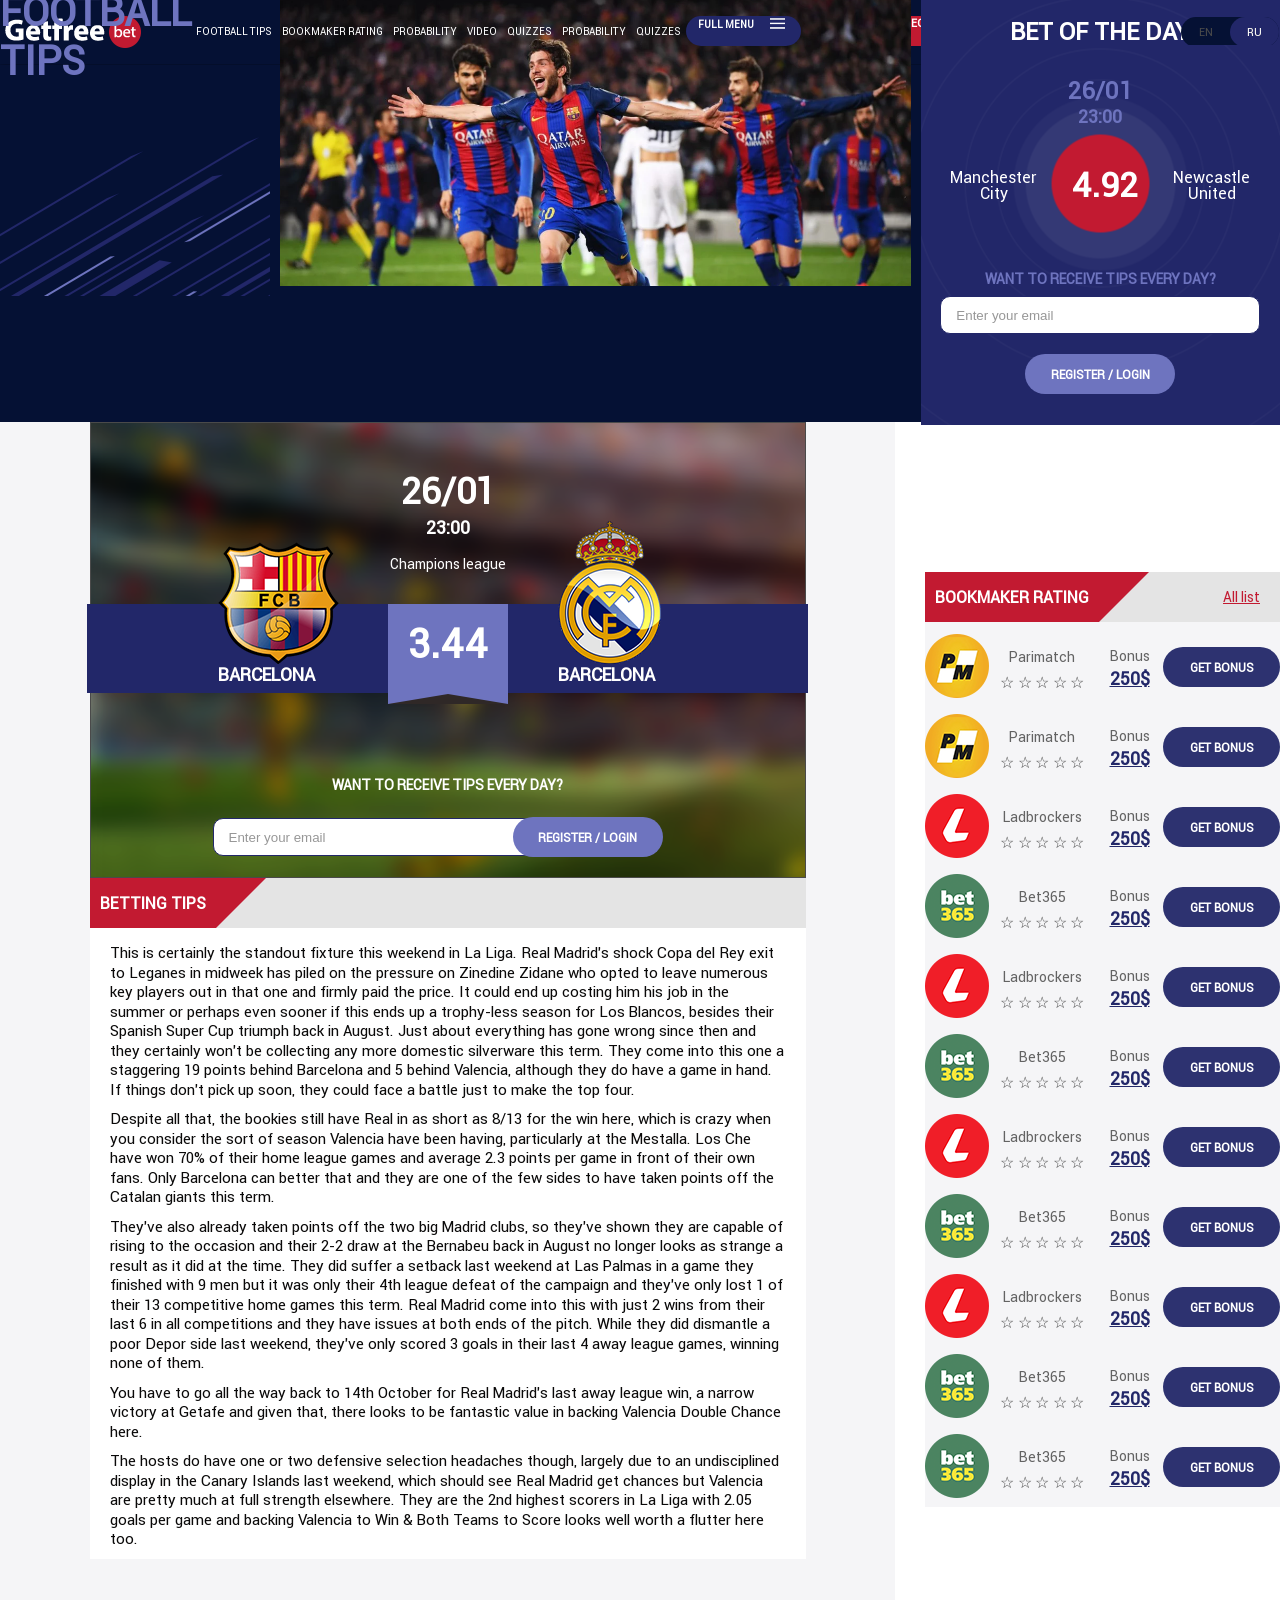
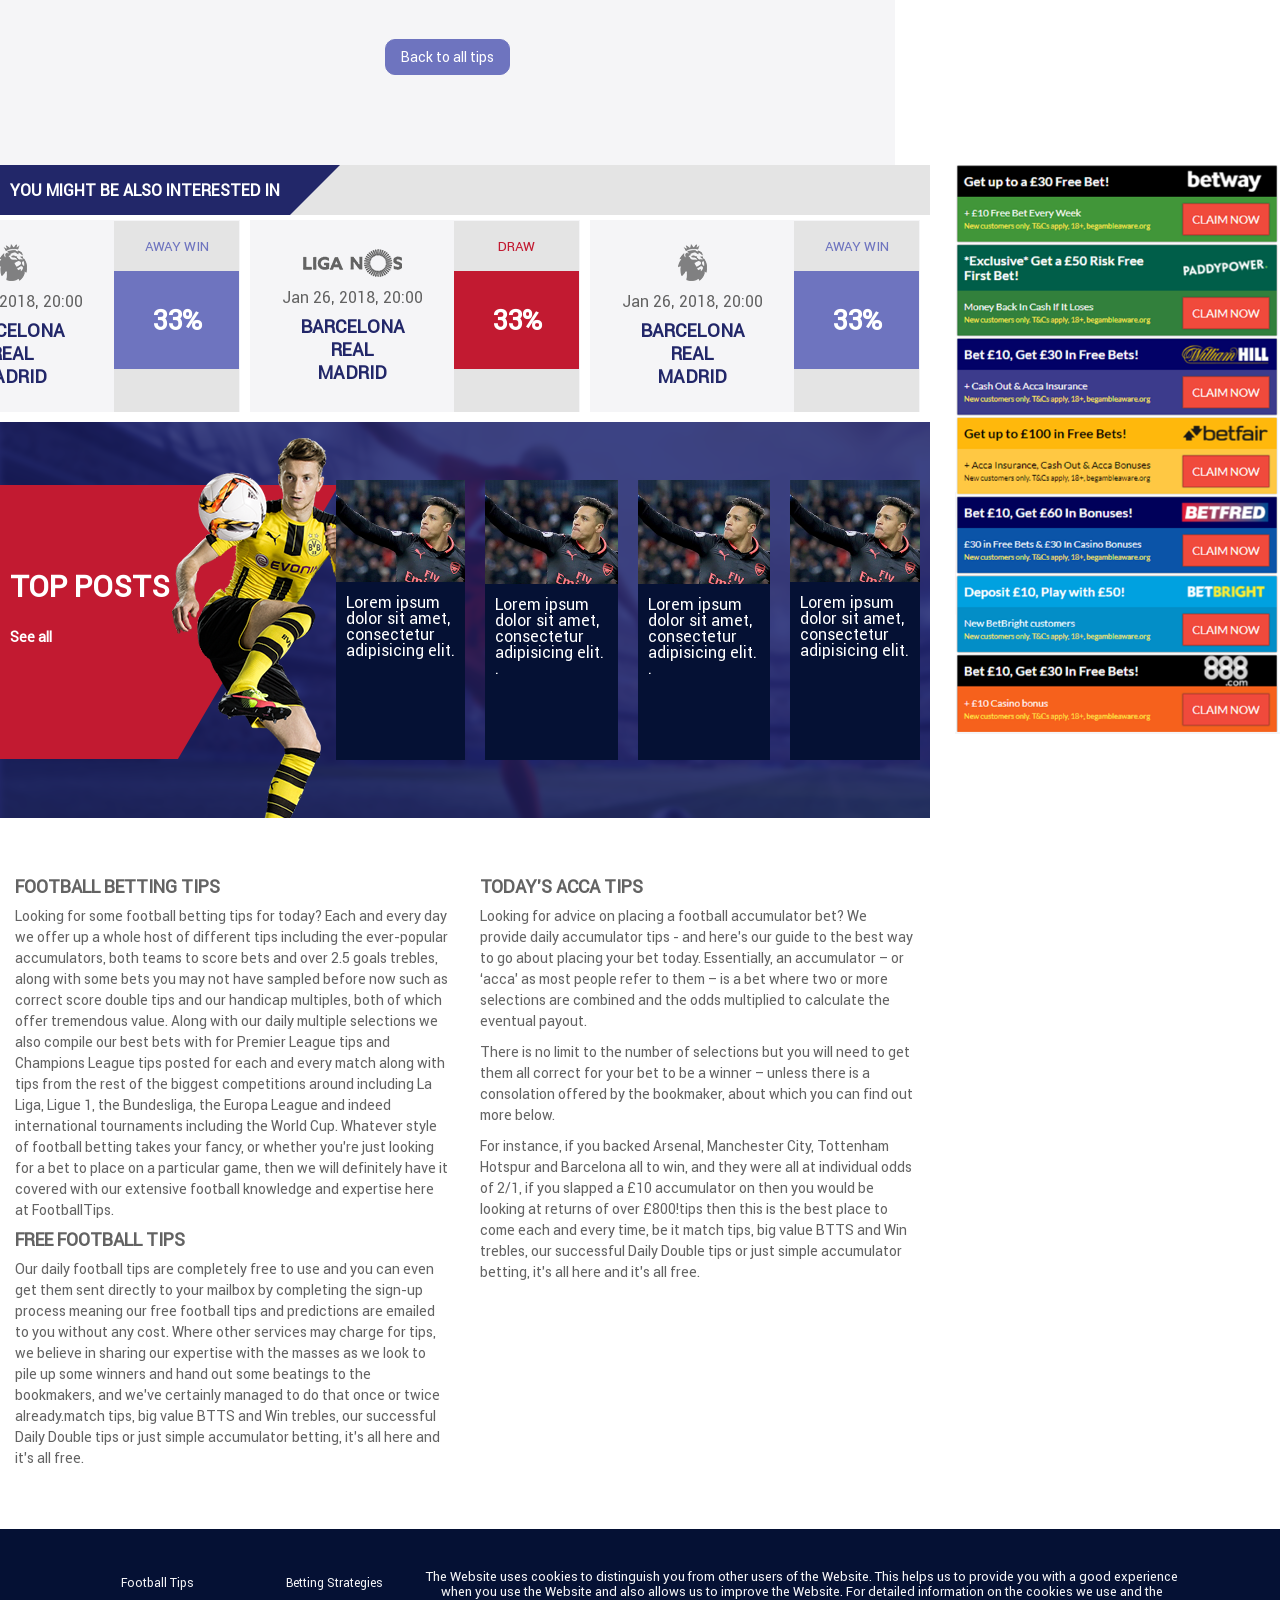
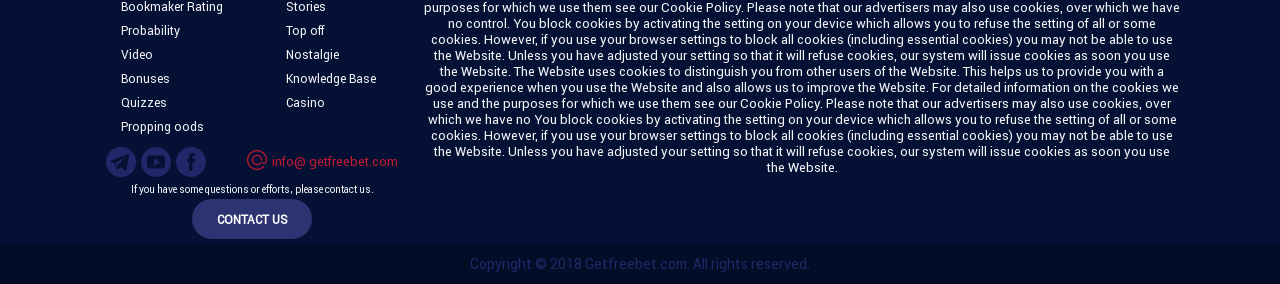
<file: app/football-tips_open.html.html>
<!DOCTYPE html>
<html lang="en" class="no-js">

<head>
    <meta charset="UTF-8" />
    <meta http-equiv="X-UA-Compatible" content="IE=edge,chrome=1">
    <meta name="viewport" content="width=device-width, initial-scale=1.0">
    <title>GetFreeBet</title>

    <meta name="author" content="GetFreeBet" />
    <link rel="stylesheet" type="text/css" href="css/reset.css" />
    <link rel="stylesheet" type="text/css" href="css/style.css" />
    <link rel="stylesheet" type="text/css" href="css/style-media.css" />

    <script src="js/common.js"></script>
    <script type="text/javascript" src="js/modernizr.custom.04022.js"></script>

    <script src="js/modernizr.custom.17475.js"></script>
    <script type="text/javascript" src="js/jquery-1.6.4.min.js"></script>
    <script type="text/javascript" src="js/jquery-ui.min.js"></script>
</head>

<body>

    <header>
        <div class="wrapper">
            <div class="logo"></div>
            <!--

<ul  class="wrul">
<li><a href="#tips">Football Tips</a></li>
<li><a href="#bookm">Bookmaker Rating</a></li>
<li><a href="#contact">Video</a></li>
<li><a href="#about">Quizzes</a></li>
<li><a href="#contact">Betting Strategies</a></li>
<li><a href="#about">Full MENU</a>
<ul>
<li><a href="#">Услуга 1</a></li>
<li><a href="#">Длинная услуга 2</a></li>
<li><a href="#">Услуга 3</a></li>
</ul>
</li>
</ul>

-->
            <div class="navbar">
                <a class="del" href="#">Football Tips</a>
                <a class="del" href="#">Bookmaker Rating</a>
                <a class="del" href="#">Probability</a>
                <a class="del" href="#">Video</a>
                <a class="del" href="#">Quizzes</a>
                <a class="del" href="#">Probability</a>
                <a class="del" href="#">Quizzes</a>

                <div class="dropdown" id="myDropdownParent">
                    <button class="dropbtn" id="myDropdownUp" onclick="myFunction()">
                            <span>Full MENU</span>

                            <div class="fa dell"></div>

                        </button>

                    <div class="dropdown-content" id="myDropdown">

                        <div class="menuMob">
                            <a href="#">Football Tips</a>
                            <a href="#">Bookmaker Rating</a>
                            <a href="#">Video</a>
                            <a href="#">Bonuses</a>
                            <a href="#">Quizzes</a>
                            <a href="#">Betting Strategies</a>
                            <a href="#">Stories</a>
                            <a href="#">Top off</a>
                            <a href="#">Nostalgie</a>
                            <a href="#">Knowledge Base</a>
                            <a href="#">Casino</a>


                        </div>

                        <div class="deless">
                            <a href="#">Betting Strategies</a>
                            <a href="#">Dropping odds</a>
                            <a href="#">Bonuses</a>
                            <a href="#">Stories</a>
                            <a href="#">Top off</a>
                            <a href="#">Nostalgie</a>
                            <a href="#">Knowledge Base</a>
                            <a href="#">Casino</a>
                        </div>
                        <div class="wrformamenu">
                            <form class="wrforma">
                                <input type="text" id="search2" placeholder="search" required>
                                <input type="submit" value="" id="submit2">
                            </form>
                        </div>


                    </div>
                </div>
            </div>


            <div class="wrlog">
                <button class="logbtn">login/register</button>

                <div class="wrsh dell">
                    <form class="wrforma">
                        <input type="text" id="search" placeholder="search" required>
                        <input type="submit" value="" id="submit">
                    </form>


                </div>




                <div class="logsoci dell os">
                    <a href="#" target="_blank">
                        <div class="wrtelega"></div>
                    </a>
                </div>
                <div class="logsoci dell os">
                    <a href="#" target="_blank">
                        <div class="wryou"></div>
                    </a>
                </div>
                <div class="logsoci dell os">
                    <a href="#" target="_blank">
                        <div class="wrfb"></div>
                    </a>
                </div>


                <div class="wrleng dell">



                    <div class="box">
                        <input class="Switcher__checkbox sr-only" id="io" type="checkbox" checked="checked" />
                        <label class="Switcher" for="io">
                                <div class="Switcher__trigger " data-value="EN"></div>
                                <div class="Switcher__trigger" data-value="RU"></div>
                            </label>
                    </div>
                </div>

            </div>


        </div>

    </header>
    <div class="wrbanerprobab">
        <div class="banerprobab">

            <div class="lbanwr">
                <div class="wrwrwrwr">
                    <div class="wrnamepagew">
                        <div class="namewwer newname">
                            <h1>Football
                                Tips</h1>

                        </div>
                    </div>
                    <div class="wrlitlebaner">
                        <a href="#"></a>
                    </div>
                </div>

                <div class="wrfiltr wcalca">
         




                    <script type='text/javascript'>
                        <!--
                        $(document).ready(function() {
                            enableSelectBoxes();
                        });

                        function enableSelectBoxes() {
                            $('div.selectBox').each(function() {
                                $(this).children('span.selected').html($(this).children('div.selectOptions').children('span.selectOption:first').html());
                                $(this).attr('value', $(this).children('div.selectOptions').children('span.selectOption:first').attr('value'));

                                $(this).children('span.selected,span.selectArrow').click(function() {
                                    if ($(this).parent().children('div.selectOptions').css('display') == 'none') {
                                        $(this).parent().children('div.selectOptions').css('display', 'block');
                                    } else {
                                        $(this).parent().children('div.selectOptions').css('display', 'none');
                                    }
                                });

                                $(this).find('span.selectOption').click(function() {
                                    $(this).parent().css('display', 'none');
                                    $(this).closest('div.selectBox').attr('value', $(this).attr('value'));
                                    $(this).parent().siblings('span.selected').html($(this).html());
                                });
                            });
                        } //-->

                    </script>


                </div>





            </div>
            <div class="rban mar notthise">
                <span class="txth1 "><h1>BET OF THE DAY</h1></span>
                <span class="txth1w"><h1>26/01</h1></span>
                <span class="txth4w"><h4>23:00</h4></span>
                <div class="wrtop">
                    <div class="name">Manchester City</div>
                    <div class="point">4.92</div>
                    <div class="name">Newcastle United</div>
                </div>





                <span class="txth3w"><h3>Want to receive tips every day?</h3></span>
                <form class="wrform" action="">
                    <label>
                       <input id="email" type="text" name="email" placeholder="Enter your email"/>
                    </label>


                    <input type="button" value="Register / login" class="wrbot" />
                </form>


            </div>
        </div>



    </div>


    <div class="wrbody">
       <div class="werawer">
           <div class="colorwrep acumpage">
           <div class="wrtipsopen">
              
              
              
               <div class="opas2">
                   <span class="txth1 acumdel"><h2>Start betting</h2></span>
                   <span class="txth3 acumdel"><h2>  on right event</h2></span>
               </div>
               <div class="wertimematch">
               <span class="txth2"><h2>26/01</h2></span>
               <span class="txth4"><h4>23:00</h4></span>
               <span class="txth6"><h6>Champions league</h6></span>
               </div>
               <div class="wrcuntre zind">
                   <div class="wraplot">
                       <div class="lot">
                           <img src="./img/country/fcb.png" alt=""></div>
                       <div class="namelot">BARCELONA</div>
                   </div>
                   <div class="wrtxtpointl2">
                       <div class="txtplay3">3.44</div>
                       <div id="triangle-up2"></div>

                   </div>

                   <div class="wraplot">
                       <div class="lot">
                           <img src="./img/country/real.png" alt=""></div>
                       <div class="namelot">BARCELONA</div>
                   </div>
               </div>
               <div class="lineblue"></div>
               <span class="txth4w"><h3>Want to receive tips every day?</h3></span>
               <form class="wrform2" action="">
                   <label>
                       <input id="email" type="text" name="email" placeholder="Enter your email"/>
                   </label>


                   <input type="button" value="Register / login" class="wrbottips" />
               </form>



               </div>
               

          
              
              
              
              
               <div class="wrtipsopentxt">
                   <div class="wrlineoze">
                       <div class="wrtxtoz">
                           <div class="txtoze">BETTING TIPS</div>
                           <div id="triangle-topleft"></div>
                       </div>
                       

                   </div>
                   <div class="weertextp">
                   <p>
                   This is certainly the standout fixture this weekend in La Liga. Real Madrid’s shock Copa del Rey exit to Leganes in midweek has piled on the pressure on Zinedine Zidane who opted to leave numerous key players out in that one and firmly paid the price. It could end up costing him his job in the summer or perhaps even sooner if this ends up a trophy-less season for Los Blancos, besides their Spanish Super Cup triumph back in August.
                       Just about everything has gone wrong since then and they certainly won’t be collecting any more domestic silverware this term. They come into this one a staggering 19 points behind Barcelona and 5 behind Valencia, although they do have a game in hand. If things don’t pick up soon, they could face a battle just to make the top four.</p>
                   
                   <p>Despite all that, the bookies still have Real in as short as 8/13 for the win here, which is crazy when you consider the sort of season Valencia have been having, particularly at the Mestalla. Los Che have won 70% of their home league games and average 2.3 points per game in front of their own fans. Only Barcelona can better that and they are one of the few sides to have taken points off the Catalan giants this term.</p>
                   
                   <p>They’ve also already taken points off the two big Madrid clubs, so they’ve shown they are capable of rising to the occasion and their 2-2 draw at the Bernabeu back in August no longer looks as strange a result as it did at the time. They did suffer a setback last weekend at Las Palmas in a game they finished with 9 men but it was only their 4th league defeat of the campaign and they’ve only lost 1 of their 13 competitive home games this term.
               Real Madrid come into this with just 2 wins from their last 6 in all competitions and they have issues at both ends of the pitch. While they did dismantle a poor Depor side last weekend, they’ve only scored 3 goals in their last 4 away league games, winning none of them.</p>
                   
                   <p>You have to go all the way back to 14th October for Real Madrid’s last away league win, a narrow victory at Getafe and given that, there looks to be fantastic value in backing Valencia Double Chance here.</p>
                   
                   <p>The hosts do have one or two defensive selection headaches though, largely due to an undisciplined display in the Canary Islands last weekend, which should see Real Madrid get chances but Valencia are pretty much at full strength elsewhere. They are the 2nd highest scorers in La Liga with 2.05 goals per game and backing Valencia to Win & Both Teams to Score looks well worth a flutter here too.</p>
                   </div>

                 
                  
                  
                  
                  
                  
                  
                  
                  
                  
                  
                  
                  
                  
                  
                  
                  
                  
                  
                  
                  
                   
               </div>
               <div  class="wrlink3 wfl"><a  href="#">Back to all tips</a></div>
              
              
   
          
          

         </div>
      </div>

<div class="wrrcontent deles notthise ">
            <div class="wrlineoze">
                <div class="wrtxtoz">
                    <div class="txtoze">Bookmaker Rating</div>
                    <div id="triangle-topleft"></div>
                </div>
                <div class="alllink"><a href="#">All list</a></div>

            </div>

            <div class="wrresurs">
                <div class="logores">
                    <a href="#"><img src="./img/png/pm.png" alt=""></a>
                </div>
                <div class="wrstars">
                    <div class="nameres"><a href="">Parimatch</a></div>
                    <div class="rating">
                        <span>☆</span><span>☆</span><span>☆</span><span>☆</span><span>☆</span>
                    </div>
                </div>
                <div class="wrbonus">
                    <div class="nambon">Bonus</div>
                    <div class="bonus"><a href="#">250$</a></div>

                </div>
                <button class="getbonus">get bonus</button>
            </div>


            <div class="wrresurs">
                <div class="logores">
                    <a href="#"><img src="./img/png/pm.png" alt=""></a>
                </div>
                <div class="wrstars">
                    <div class="nameres"><a href="">Parimatch</a></div>
                    <div class="rating">
                        <span>☆</span><span>☆</span><span>☆</span><span>☆</span><span>☆</span>
                    </div>
                </div>
                <div class="wrbonus">
                    <div class="nambon">Bonus</div>
                    <div class="bonus"><a href="#">250$</a></div>

                </div>
                <button class="getbonus">get bonus</button>
            </div>


            <div class="wrresurs">
                <div class="logores">
                    <a href="#"><img src="./img/png/l.png" alt=""></a>
                </div>
                <div class="wrstars">
                    <div class="nameres"><a href="">Ladbrockers</a></div>
                    <div class="rating">
                        <span>☆</span><span>☆</span><span>☆</span><span>☆</span><span>☆</span>
                    </div>
                </div>
                <div class="wrbonus">
                    <div class="nambon">Bonus</div>
                    <div class="bonus"><a href="#">250$</a></div>

                </div>
                <button class="getbonus">get bonus</button>
            </div>




            <div class="wrresurs">
                <div class="logores">
                    <a href="#"><img src="./img/png/b.png" alt=""></a>
                </div>
                <div class="wrstars">
                    <div class="nameres"><a href="">Bet365</a></div>
                    <div class="rating">
                        <span>☆</span><span>☆</span><span>☆</span><span>☆</span><span>☆</span>
                    </div>
                </div>
                <div class="wrbonus">
                    <div class="nambon">Bonus</div>
                    <div class="bonus"><a href="#">250$</a></div>

                </div>
                <button class="getbonus">get bonus</button>
            </div>

            <div class="wrresurs">
                <div class="logores">
                    <a href="#"><img src="./img/png/l.png" alt=""></a>
                </div>
                <div class="wrstars">
                    <div class="nameres"><a href="">Ladbrockers</a></div>
                    <div class="rating">
                        <span>☆</span><span>☆</span><span>☆</span><span>☆</span><span>☆</span>
                    </div>
                </div>
                <div class="wrbonus">
                    <div class="nambon">Bonus</div>
                    <div class="bonus"><a href="#">250$</a></div>

                </div>
                <button class="getbonus">get bonus</button>
            </div>


            <div class="wrresurs">
                <div class="logores">
                    <a href="#"><img src="./img/png/b.png" alt=""></a>
                </div>
                <div class="wrstars">
                    <div class="nameres"><a href="">Bet365</a></div>
                    <div class="rating">
                        <span>☆</span><span>☆</span><span>☆</span><span>☆</span><span>☆</span>
                    </div>
                </div>
                <div class="wrbonus">
                    <div class="nambon">Bonus</div>
                    <div class="bonus"><a href="#">250$</a></div>

                </div>
                <button class="getbonus">get bonus</button>
            </div>

            <div class="wrresurs">
                <div class="logores">
                    <a href="#"><img src="./img/png/l.png" alt=""></a>
                </div>
                <div class="wrstars">
                    <div class="nameres"><a href="">Ladbrockers</a></div>
                    <div class="rating">
                        <span>☆</span><span>☆</span><span>☆</span><span>☆</span><span>☆</span>
                    </div>
                </div>
                <div class="wrbonus">
                    <div class="nambon">Bonus</div>
                    <div class="bonus"><a href="#">250$</a></div>

                </div>
                <button class="getbonus">get bonus</button>
            </div>



            <div class="wrresurs">
                <div class="logores">
                    <a href="#"><img src="./img/png/b.png" alt=""></a>
                </div>
                <div class="wrstars">
                    <div class="nameres"><a href="">Bet365</a></div>
                    <div class="rating">
                        <span>☆</span><span>☆</span><span>☆</span><span>☆</span><span>☆</span>
                    </div>
                </div>
                <div class="wrbonus">
                    <div class="nambon">Bonus</div>
                    <div class="bonus"><a href="#">250$</a></div>

                </div>
                <button class="getbonus">get bonus</button>
            </div>


            <div class="wrresurs">
                <div class="logores">
                    <a href="#"><img src="./img/png/l.png" alt=""></a>
                </div>
                <div class="wrstars">
                    <div class="nameres"><a href="">Ladbrockers</a></div>
                    <div class="rating">
                        <span>☆</span><span>☆</span><span>☆</span><span>☆</span><span>☆</span>
                    </div>
                </div>
                <div class="wrbonus">
                    <div class="nambon">Bonus</div>
                    <div class="bonus"><a href="#">250$</a></div>

                </div>
                <button class="getbonus">get bonus</button>
            </div>




            <div class="wrresurs">
                <div class="logores">
                    <a href="#"><img src="./img/png/b.png" alt=""></a>
                </div>
                <div class="wrstars">
                    <div class="nameres"><a href="">Bet365</a></div>
                    <div class="rating">
                        <span>☆</span><span>☆</span><span>☆</span><span>☆</span><span>☆</span>
                    </div>
                </div>
                <div class="wrbonus">
                    <div class="nambon">Bonus</div>
                    <div class="bonus"><a href="#">250$</a></div>

                </div>
                <button class="getbonus">get bonus</button>
            </div>



            <div class="wrresurs">
                <div class="logores">
                    <a href="#"><img src="./img/png/b.png" alt=""></a>
                </div>
                <div class="wrstars">
                    <div class="nameres"><a href="">Bet365</a></div>
                    <div class="rating">
                        <span>☆</span><span>☆</span><span>☆</span><span>☆</span><span>☆</span>
                    </div>
                </div>
                <div class="wrbonus">
                    <div class="nambon">Bonus</div>
                    <div class="bonus"><a href="#">250$</a></div>

                </div>
                <button class="getbonus">get bonus</button>
            </div>


            <div class="wrrcontent1 ">
                <img src="./img/png/rec.png" alt="">
            </div>




        </div>




    </div>


    </div>

    <div class="wrbody m0">
        <div class="rban mar opas2">
            <span class="txth1"><h1>BET OF THE DAY</h1></span>
            <span class="txth1w"><h1>26/01</h1></span>
            <span class="txth4w"><h4>23:00</h4></span>
            <div class="wrtop">
                <div class="name">Manchester City</div>
                <div class="point">4.92</div>
                <div class="name">Newcastle United</div>
            </div>





            <span class="txth3w"><h3>Want to receive tips every day?</h3></span>
            <form class="wrform" action="">
                <label>
                    <input id="email" type="text" name="email" placeholder="Enter your email"/>
                </label>


                <input type="button" value="Register / login" class="wrbot" />
            </form>


        </div>

        <div class="wrlcontent2 m0">
           
            <div class="wrlineoze m0  wcalc">
                <div class="wrtxtoz ">
                    <div class="txtoze-bl">You might be also interested in</div>
                    <div id="triangle-topleft-bl"></div>
                </div>
            </div>
            <div class="verasmob">
                <div class="werli">
                    <div class="Rectangle delas">
                        <div class="Rectanglewrap">
                            <span><img src="./img/png/lion.png" alt=""></span>
                            <span class="timemath">Jan 26, 2018, 20:00</span>
                            <span class="namemathe">BARCELONA
                                REAL MADRID</span>


                        </div>

                        <div class="Rectanglewer">
                            <div class="away-win">Away win</div>
                            <div class="perse">
                                <div class="wrper">33%</div>
                            </div>

                        </div>

                    </div>
                    <div class="Rectangle">
                        <div class="Rectanglewrap">
                            <span><img src="./img/png/lion.png" alt=""></span>
                            <span class="timemath">Jan 26, 2018, 20:00</span>
                            <span class="namemathe">BARCELONA
                                REAL MADRID</span>


                        </div>

                        <div class="Rectanglewer">
                            <div class="away-win">Away win</div>
                            <div class="perse">
                                <div class="wrper">33%</div>
                            </div>

                        </div>

                    </div>
                    <div class="Rectangle">
                        <div class="Rectanglewrap">
                            <span><img src="./img/png/liganos.png" alt=""></span>
                            <span class="timemath">Jan 26, 2018, 20:00</span>
                            <span class="namemathe">BARCELONA
                                REAL MADRID</span>


                        </div>

                        <div class="Rectanglewer">
                            <div class="away-win2">Draw</div>
                            <div class="perse2">
                                <div class="wrper">33%</div>
                            </div>

                        </div>

                    </div>

                    <div class="Rectangle">
                        <div class="Rectanglewrap">
                            <span><img src="./img/png/lion.png" alt=""></span>
                            <span class="timemath">Jan 26, 2018, 20:00</span>
                            <span class="namemathe">BARCELONA
                                REAL MADRID</span>


                        </div>

                        <div class="Rectanglewer">
                            <div class="away-win">Away win</div>
                            <div class="perse">
                                <div class="wrper">33%</div>
                            </div>

                        </div>

                    </div>
                </div>
            </div>






            <div class="wrwrtoppost">
                <div class="wrtexttop">
                    <div class="txtoze2">Top posts</div>


                    <div class="alllink2"><a href="#">See all</a></div>

                </div>
                <div class="wrwrwr">
                    <div class="wrtopnews">
                        <a href="#">
                            <img src="./img/png/toppost.png" alt="">
                            <div class="txtetop">Lorem ipsum dolor sit amet, consectetur adipisicing elit.</div>
                        </a>
                    </div>
                    <div class="wrtopnews">
                        <a href="#">
                            <img src="./img/png/toppost.png" alt="">
                            <div class="txtetop">Lorem ipsum dolor sit amet, consectetur adipisicing elit. .</div>
                        </a>
                    </div>
                    <div class="wrtopnews ">
                        <a href="#">
                            <img src="./img/png/toppost.png" alt="">
                            <div class="txtetop">Lorem ipsum dolor sit amet, consectetur adipisicing elit. .</div>
                        </a>
                    </div>
                    <div class="wrtopnews ">
                        <a href="#">
                            <img src="./img/png/toppost.png" alt="">
                            <div class="txtetop">Lorem ipsum dolor sit amet, consectetur adipisicing elit.</div>
                        </a>
                    </div>

                </div>


            </div>


            <div class="opas2">
                <div class="wrrcontent">
                    <div class="wrlineoze">
                        <div class="wrtxtoz">
                            <div class="txtoze">Bookmaker Rating</div>
                            <div id="triangle-topleft"></div>
                        </div>
                        <div class="alllink"><a href="#">All list</a></div>

                    </div>


                    <div class="wrresurs">
                        <div class="logores">
                            <a href="#"><img src="./img/png/pm.png" alt=""></a>
                        </div>
                        <div class="wrstars">
                            <div class="nameres"><a href="">Parimatch</a></div>
                            <div class="rating">
                                <span>☆</span><span>☆</span><span>☆</span><span>☆</span><span>☆</span>
                            </div>
                        </div>
                        <div class="wrbonus">
                            <div class="nambon">Bonus</div>
                            <div class="bonus"><a href="#">250$</a></div>

                        </div>
                        <button class="getbonus">get bonus</button>
                    </div>



                    <div class="wrresurs">
                        <div class="logores">
                            <a href="#"><img src="./img/png/b.png" alt=""></a>
                        </div>
                        <div class="wrstars">
                            <div class="nameres"><a href="">Bet365</a></div>
                            <div class="rating">
                                <span>☆</span><span>☆</span><span>☆</span><span>☆</span><span>☆</span>
                            </div>
                        </div>
                        <div class="wrbonus">
                            <div class="nambon">Bonus</div>
                            <div class="bonus"><a href="#">250$</a></div>

                        </div>
                        <button class="getbonus">get bonus</button>
                    </div>






                    <div class="wrresurs">
                        <div class="logores">
                            <a href="#"><img src="./img/png/l.png" alt=""></a>
                        </div>
                        <div class="wrstars">
                            <div class="nameres"><a href="">Ladbrockers</a></div>
                            <div class="rating">
                                <span>☆</span><span>☆</span><span>☆</span><span>☆</span><span>☆</span>
                            </div>
                        </div>
                        <div class="wrbonus">
                            <div class="nambon">Bonus</div>
                            <div class="bonus"><a href="#">250$</a></div>

                        </div>
                        <button class="getbonus">get bonus</button>
                    </div>
                </div>
                <div class="opas2">
                    <div class="werrec">

                        <a href="#" target="_blank"><img src="../app/img/png/re.jpg" alt=""></a>
                    </div>
                </div>





            </div>


            <div class="wrlcontent3">
                <div class="wr50ps text">
                    <p>
                        <h1> Football betting tips</h1>
                    </p>

                    <p>
                        <h2>
                            Looking for some football betting tips for today? Each and every day we offer up a whole host of different tips including the ever-popular accumulators, both teams to score bets and over 2.5 goals trebles, along with some bets you may not have sampled before now such as correct score double tips and our handicap multiples, both of which offer tremendous value. Along with our daily multiple selections we also compile our best bets with for Premier League tips and Champions League tips posted for each and every match along with tips from the rest of the biggest competitions around including La Liga, Ligue 1, the Bundesliga, the Europa League and indeed international tournaments including the World Cup. Whatever style of football betting takes your fancy, or whether you’re just looking for a bet to place on a particular game, then we will definitely have it covered with our extensive football knowledge and expertise here at FootballTips.</h2>
                    </p>
                    <p>
                        <h1>
                            Free football tips</h1>
                    </p>

                    <p>
                        <h2>
                            Our daily football tips are completely free to use and you can even get them sent directly to your mailbox by completing the sign-up process meaning our free football tips and predictions are emailed to you without any cost. Where other services may charge for tips, we believe in sharing our expertise with the masses as we look to pile up some winners and hand out some beatings to the bookmakers, and we’ve certainly managed to do that once or twice already.match tips, big value BTTS and Win trebles, our successful Daily Double tips or just simple accumulator betting, it’s all here and it’s all free.</h2>
                    </p>
                </div>
                <div class="wr50ps text">




                    <p>
                        <h1> Today's ACCA Tips</h1>
                    </p>



                    <p>
                        <h2>Looking for advice on placing a football accumulator bet? We provide daily accumulator tips - and here’s our guide to the best way to go about placing your bet today. Essentially, an accumulator – or ‘acca’ as most people refer to them – is a bet where two or more selections are combined and the odds multiplied to calculate the eventual payout.</h2>
                    </p>
                    <p>
                        <h2>There is no limit to the number of selections but you will need to get them all correct for your bet to be a winner – unless there is a consolation offered by the bookmaker, about which you can find out more below.</h2>
                    </p>

                    <p>
                        <h2>For instance, if you backed Arsenal, Manchester City, Tottenham Hotspur and Barcelona all to win, and they were all at individual odds of 2/1, if you slapped a £10 accumulator on then you would be looking at returns of over £800!tips then this is the best place to come each and every time, be it match tips, big value BTTS and Win trebles, our successful Daily Double tips or just simple accumulator betting, it’s all here and it’s all free.</h2>
                    </p>

                </div>








            </div>
        </div>

        <div class="wrrcontent del">
            <img src="./img/png/rec.png" alt="">
        </div>
    </div>




    <script>
        function myFunction() {
            document.getElementById("myDropdown").classList.toggle("show");
            document.getElementById("myDropdownUp").classList.toggle("borderK");
            document.getElementById("myDropdownUp").getElementsByTagName("DIV")[0].classList.toggle("closeX");

            if (document.getElementById("myDropdownUp").getElementsByTagName("SPAN")[0].innerHTML != "HIDE") {
                document.getElementById("myDropdownUp").getElementsByTagName("SPAN")[0].innerHTML = "HIDE";
            } else {
                document.getElementById("myDropdownUp").getElementsByTagName("SPAN")[0].innerHTML = "Full MENU";
            }

        }

        document.addEventListener("click", (evt2) => {
            const flyoutElement = document.getElementById("myDropdownUp");
            const flyoutElement2 = document.getElementById("myDropdown");
            let targetElement = evt.target;

            do {
                if (targetElement == flyoutElement || targetElement == flyoutElement2) {
                    return;
                }
                // Go up the DOM
                targetElement = targetElement.parentNode;
            } while (targetElement);


            var myDropdown = document.getElementById("myDropdown");
            if (myDropdown.classList.contains('show')) {
                myDropdown.classList.remove('show');
            }
            var myDropdown = document.getElementById("myDropdownUp");
            if (myDropdown.classList.contains('borderK')) {
                myDropdown.classList.remove('borderK');
            }
            var myDropdown = document.getElementById("myDropdownUp").getElementsByTagName("DIV")[0];
            if (myDropdown.classList.contains('closeX')) {
                myDropdown.classList.remove('closeX');
            }

            if (document.getElementById("myDropdownUp").getElementsByTagName("SPAN")[0].innerHTML != "HIDE") {
                document.getElementById("myDropdownUp").getElementsByTagName("SPAN")[0].innerHTML = "HIDE";
            } else {
                document.getElementById("myDropdownUp").getElementsByTagName("SPAN")[0].innerHTML = "Full MENU";
            }

        });

    </script>



    <footer>
        <div class="wrapfoot">
            <div class="wrwewl"></div>
            <div class="wrfoot">
                <div class="foot">
                    <div class="wrf30">
                        <div class="wrlimenu">
                            <ul>
                                <li><a href="">Football Tips</a></li>
                                <li><a href=""> Bookmaker Rating</a></li>
                                <li><a href=""> Probability</a></li>
                                <li><a href="">Video</a></li>
                                <li><a href="">Bonuses</a></li>
                                <li><a href=""> Quizzes</a></li>
                                <li><a href="">  Propping oods</a></li>

                            </ul>

                            <ul>
                                <li><a href="">Betting Strategies</a></li>
                                <li><a href="">Stories</a></li>
                                <li><a href="">  Top off</a></li>
                                <li><a href="">Nostalgie</a></li>
                                <li><a href="">Knowledge Base</a></li>
                                <li><a href=""> Casino</a></li>


                            </ul>
                        </div>
                        <div class="wrwrsos">
                            <div class="wrsos">

                                <div class="logsoci">
                                    <a href="#" target="_blank">
                                        <div class="wrtelega"></div>
                                    </a>
                                </div>
                                <div class="logsoci">
                                    <a href="#" target="_blank">
                                        <div class="wryou"></div>
                                    </a>
                                </div>
                                <div class="logsoci">
                                    <a href="#" target="_blank">
                                        <div class="wrfb"></div>
                                    </a>
                                </div>
                                <div class="wrleng02 ">




                                    <div class="box">
                                        <input class="Switcher__checkbox sr-only" id="io2" type="checkbox" checked="checked" />
                                        <label class="Switcher" for="io2">
                                        <div class="Switcher__trigger " data-value="EN"></div>
                                        <div class="Switcher__trigger" data-value="RU"></div>
                                    </label>
                                    </div>
                                </div>
                            </div>
                            <div class="wrmailwr"><img src="img/at-1.png" srcset="img/at-1@2x.png 2x,
                            img/at-1@3x.png 3x" class="at-1">
                                <div class="info-getfreebetcom"><a href="#" mailto="info@ getfreebet.com">info@ getfreebet.com</a></div>
                            </div>

                        </div>
                        <div class="wrwrend">
                            <span class="contact-us del">If you have some questions or efforts, please contact us.</span>
                            <button class="getbonus">Contact us</button>
                        </div>

                    </div>
                    <div class="wrf70">The Website uses cookies to distinguish you from other users of the Website. This helps us to provide you with a good experience when you use the Website and also allows us to improve the Website. For detailed information on the cookies we use and the purposes for which we use them see our Cookie Policy. Please note that our advertisers may also use cookies, over which we have no control. You block cookies by activating the setting on your device which allows you to refuse the setting of all or some cookies. However, if you use your browser settings to block all cookies (including essential cookies) you may not be able to use the Website. Unless you have adjusted your setting so that it will refuse cookies, our system will issue cookies as soon you use the Website. The Website uses cookies to distinguish you from other users of the Website. This helps us to provide you with a good experience when you use the Website and also allows us to improve the Website. For detailed information on the cookies we use and the purposes for which we use them see our Cookie Policy. Please note that our advertisers may also use cookies, over which we have no You block cookies by activating the setting on your device which allows you to refuse the setting of all or some cookies. However, if you use your browser settings to block all cookies (including essential cookies) you may not be able to use the Website. Unless you have adjusted your setting so that it will refuse cookies, our system will issue cookies as soon you use the Website.</div>
                </div>
            </div>
            <div class="wrwewr"></div>
        </div>
        <div class="wrcopy">Copyright © 2018 Getfreebet.com. All rights reserved.</div>

    </footer>


</body>
<script src="js/classie.js"></script>

<script src="js/common.js"></script>
<script type="text/javascript" src="js/jquery-1.6.4.min.js"></script>
<script type="text/javascript" src="js/jquery-ui.min.js"></script>

<script src='http://cdnjs.cloudflare.com/ajax/libs/jquery/2.1.3/jquery.min.js'></script>



<script src="js/index.js"></script>

</html>
</file>
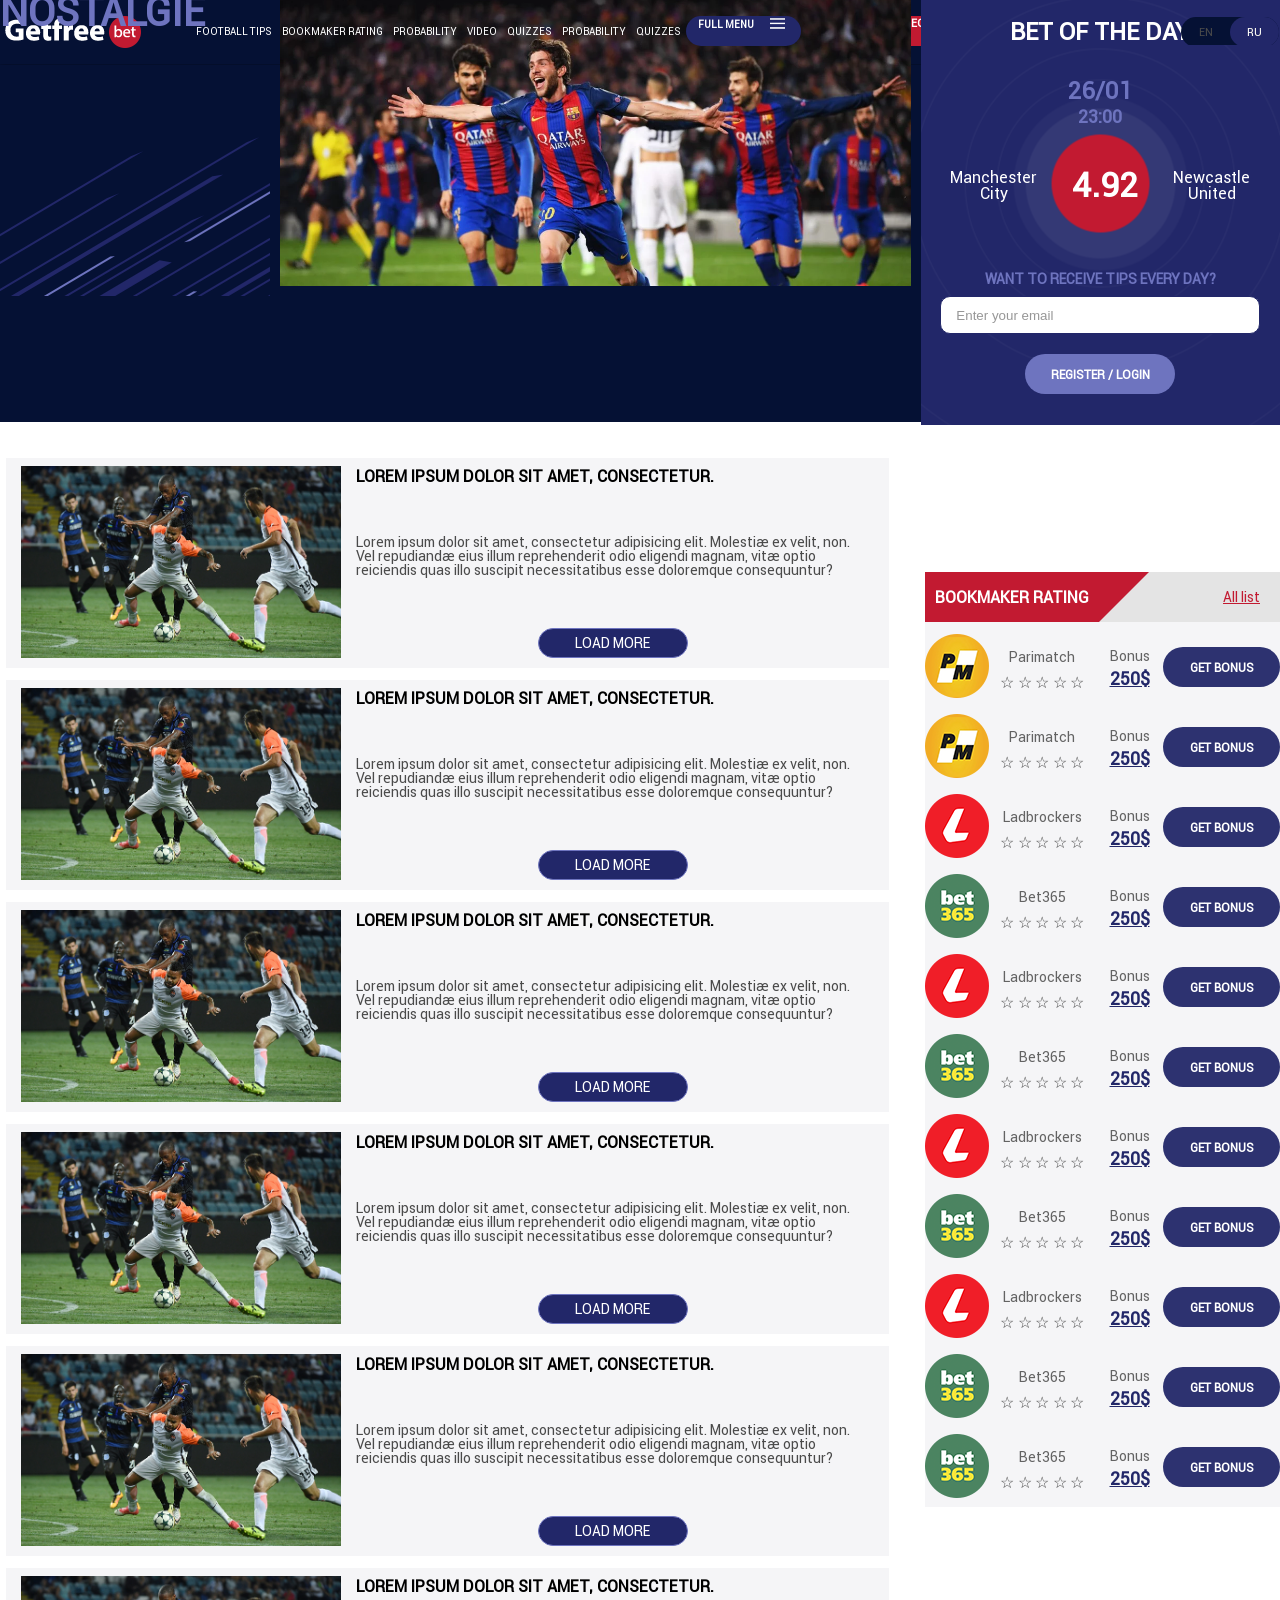
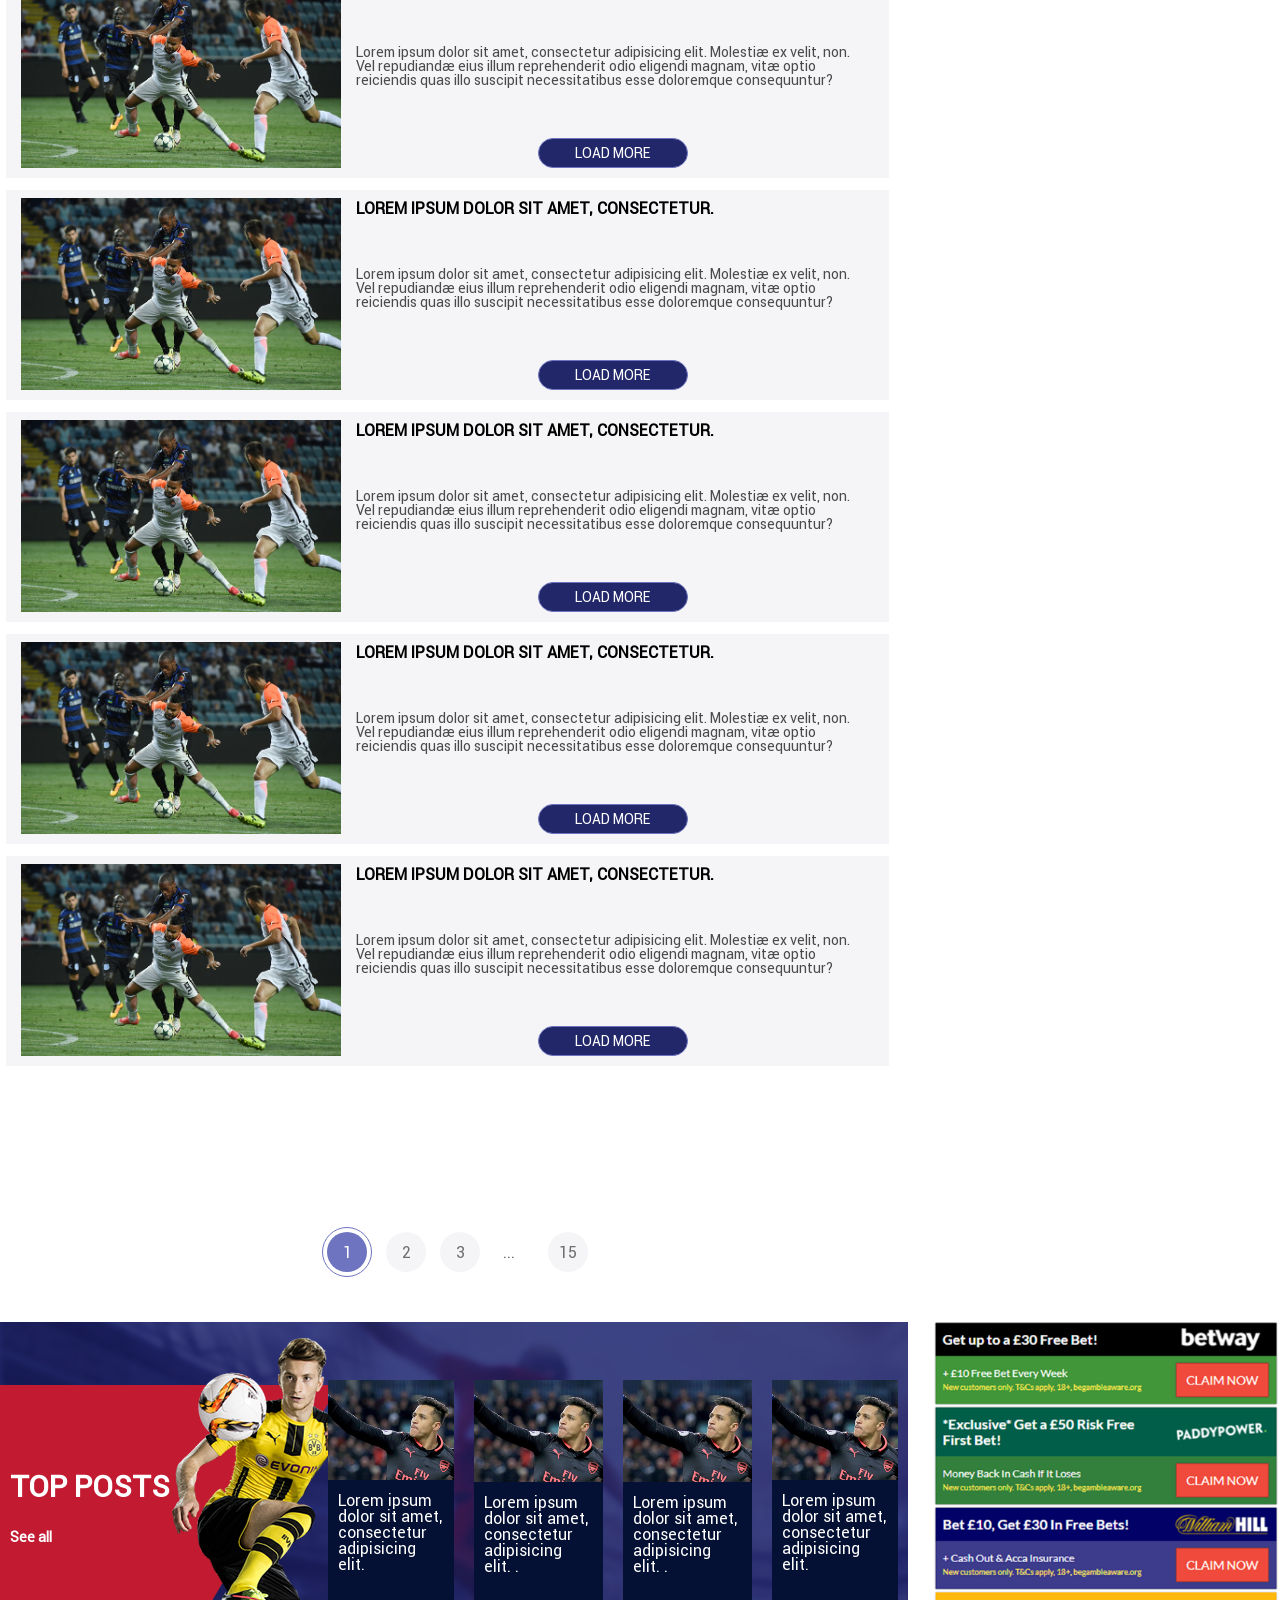
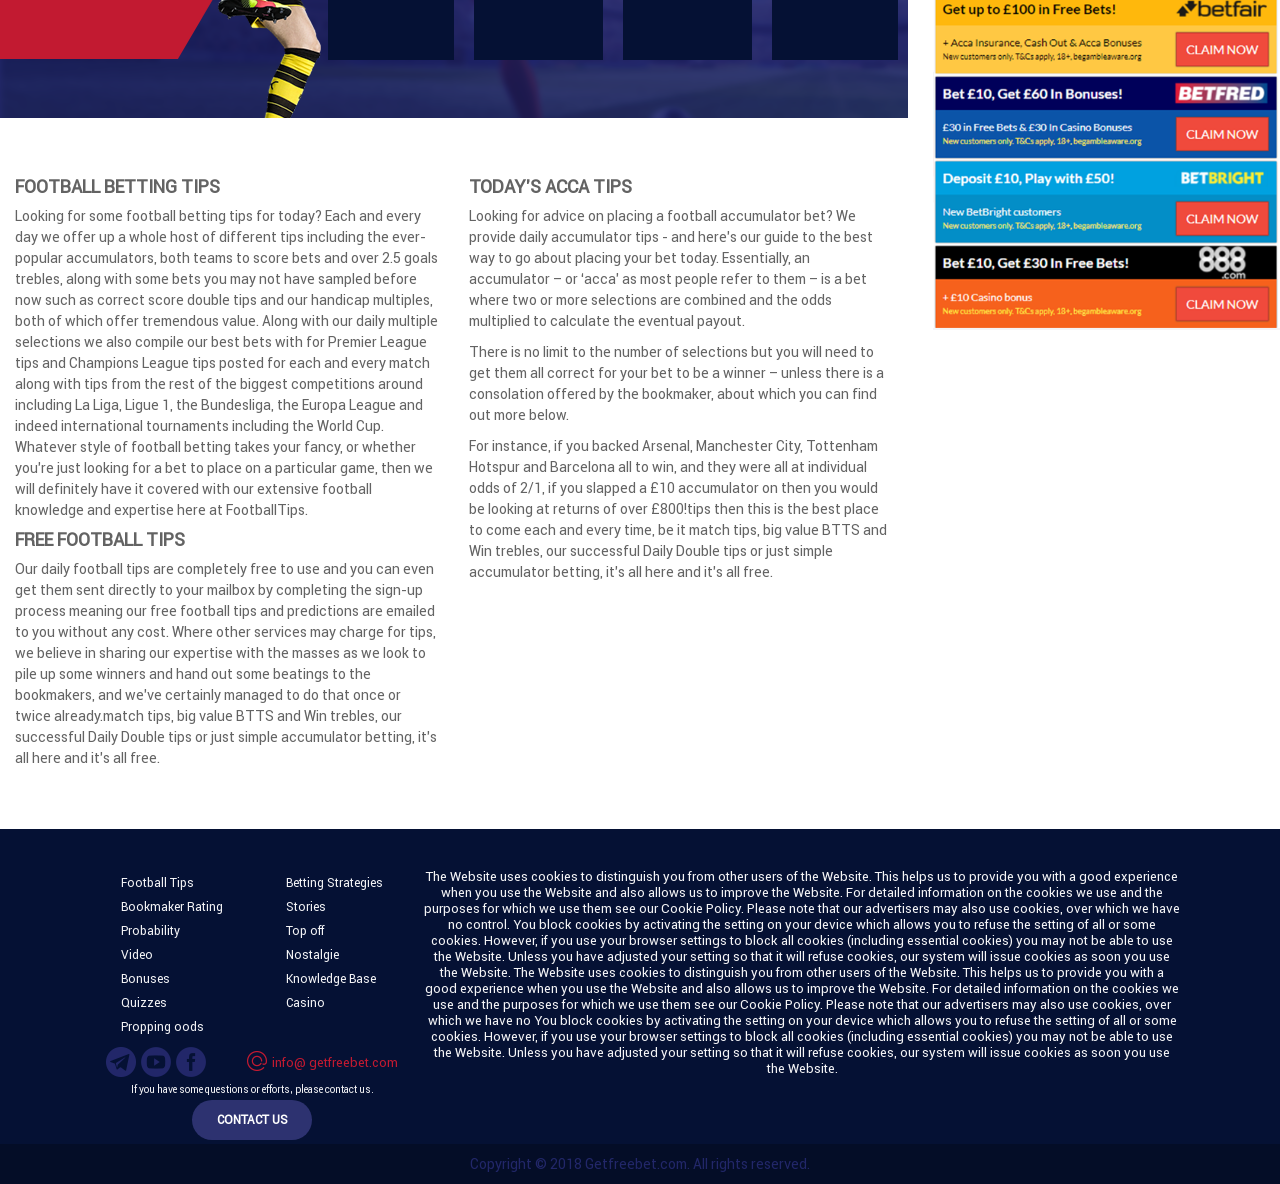
<file: app/nostalgie.html>
<!DOCTYPE html>
<html lang="en" class="no-js">

    <head>
    <meta charset="UTF-8" />
    <meta http-equiv="X-UA-Compatible" content="IE=edge,chrome=1">
    <meta name="viewport" content="width=device-width, initial-scale=1.0">
    <title>GetFreeBet</title>

    <meta name="author" content="GetFreeBet" />
    <link rel="stylesheet" type="text/css" href="css/reset.css" />
    <link rel="stylesheet" type="text/css" href="css/style.css" />
    <link rel="stylesheet" type="text/css" href="css/style-media.css" />

    <script src="js/common.js"></script>
    <script type="text/javascript" src="js/modernizr.custom.04022.js"></script>

    <script src="js/modernizr.custom.17475.js"></script>
    <script type="text/javascript" src="js/jquery-1.6.4.min.js"></script>
    <script type="text/javascript" src="js/jquery-ui.min.js"></script>
</head>

<body>

    <header>
        <div class="wrapper">
            <div class="logo"></div>
            <!--

<ul  class="wrul">
<li><a href="#tips">Football Tips</a></li>
<li><a href="#bookm">Bookmaker Rating</a></li>
<li><a href="#contact">Video</a></li>
<li><a href="#about">Quizzes</a></li>
<li><a href="#contact">Betting Strategies</a></li>
<li><a href="#about">Full MENU</a>
<ul>
<li><a href="#">Услуга 1</a></li>
<li><a href="#">Длинная услуга 2</a></li>
<li><a href="#">Услуга 3</a></li>
</ul>
</li>
</ul>

-->
            <div class="navbar">
                <a class="del" href="#">Football Tips</a>
                <a class="del" href="#">Bookmaker Rating</a>
                <a class="del" href="#">Probability</a>
                <a class="del" href="#">Video</a>
                <a class="del" href="#">Quizzes</a>
                <a class="del" href="#">Probability</a>
                <a class="del" href="#">Quizzes</a>

                <div class="dropdown" id="myDropdownParent">
                    <button class="dropbtn" id="myDropdownUp" onclick="myFunction()">
                            <span>Full MENU</span>

                            <div class="fa dell"></div>

                        </button>

                    <div class="dropdown-content" id="myDropdown">

                        <div class="menuMob">
                            <a href="#">Football Tips</a>
                            <a href="#">Bookmaker Rating</a>
                            <a href="#">Video</a>
                            <a href="#">Bonuses</a>
                            <a href="#">Quizzes</a>
                            <a href="#">Betting Strategies</a>
                            <a href="#">Stories</a>
                            <a href="#">Top off</a>
                            <a href="#">Nostalgie</a>
                            <a href="#">Knowledge Base</a>
                            <a href="#">Casino</a>


                        </div>

                        <div class="deless">
                            <a href="#">Betting Strategies</a>
                            <a href="#">Dropping odds</a>
                            <a href="#">Bonuses</a>
                            <a href="#">Stories</a>
                            <a href="#">Top off</a>
                            <a href="#">Nostalgie</a>
                            <a href="#">Knowledge Base</a>
                            <a href="#">Casino</a>
                        </div>
                        <div class="wrformamenu">
                            <form class="wrforma">
                                <input type="text" id="search2" placeholder="search" required>
                                <input type="submit" value="" id="submit2">
                            </form>
                        </div>


                    </div>
                </div>
            </div>


            <div class="wrlog">
                <button class="logbtn">login/register</button>

                <div class="wrsh dell">
                    <form class="wrforma">
                        <input type="text" id="search" placeholder="search" required>
                        <input type="submit" value="" id="submit">
                    </form>


                </div>




                <div class="logsoci dell os">
                    <a href="#" target="_blank">
                        <div class="wrtelega"></div>
                    </a>
                </div>
                <div class="logsoci dell os">
                    <a href="#" target="_blank">
                        <div class="wryou"></div>
                    </a>
                </div>
                <div class="logsoci dell os">
                    <a href="#" target="_blank">
                        <div class="wrfb"></div>
                    </a>
                </div>


                <div class="wrleng dell">



                    <div class="box">
                        <input class="Switcher__checkbox sr-only" id="io" type="checkbox" checked="checked" />
                        <label class="Switcher" for="io">
                                <div class="Switcher__trigger " data-value="EN"></div>
                                <div class="Switcher__trigger" data-value="RU"></div>
                            </label>
                    </div>
                </div>

            </div>


        </div>

    </header>
    <div class="wrbanerprobab">
        <div class="banerprobab">

            <div class="lbanwr">
                <div class="wrwrwrwr">
                    <div class="wrnamepagew">
                        <div class="namewwer newname">
                            <h1>Nostalgie</h1>

                        </div>
                    </div>
                    <div class="wrlitlebaner">
                        <a href="#"></a>
                    </div>
                </div>

         





            </div>
            <div class="rban mar notthise">
                <span class="txth1"><h1>BET OF THE DAY</h1></span>
                <span class="txth1w"><h1>26/01</h1></span>
                <span class="txth4w"><h4>23:00</h4></span>
                <div class="wrtop">
                    <div class="name">Manchester City</div>
                    <div class="point">4.92</div>
                    <div class="name">Newcastle United</div>
                </div>





                <span class="txth3w"><h3>Want to receive tips every day?</h3></span>
                <form class="wrform" action="">
                    <label>
                       <input id="email" type="text" name="email" placeholder="Enter your email"/>
                    </label>


                    <input type="button" value="Register / login" class="wrbot" />
                </form>


            </div>
        </div>



    </div>


    <div class="wrbody">
        <div class="wrlcontentpro">
            <div class="wrlcontentnostalgie">

                <div class="wrnostalgie">
                    <div class="partimg"><img src="./img/content/cont.jpeg" alt=""></div>
                    <div class="parttext">
                        <div class="namenostalgie"><a href="#">Lorem ipsum dolor sit amet, consectetur.</a></div>
                        <div class="textnosta">Lorem ipsum dolor sit amet, consectetur adipisicing elit. Molestiae ex velit, non. Vel repudiandae eius illum reprehenderit odio eligendi magnam, vitae optio reiciendis quas illo suscipit necessitatibus esse doloremque consequuntur?</div>
                        <div class="remore"><a href="#">Load more</a></div>
                    </div>
                </div>
                <div class="wrnostalgie">
                    <div class="partimg"><img src="./img/content/cont.jpeg" alt=""></div>
                    <div class="parttext">
                        <div class="namenostalgie"><a href="#">Lorem ipsum dolor sit amet, consectetur.</a></div>
                        <div class="textnosta">Lorem ipsum dolor sit amet, consectetur adipisicing elit. Molestiae ex velit, non. Vel repudiandae eius illum reprehenderit odio eligendi magnam, vitae optio reiciendis quas illo suscipit necessitatibus esse doloremque consequuntur?</div>
                        <div class="remore"><a href="#">Load more</a></div>
                    </div>
                </div>
                <div class="wrnostalgie">
                    <div class="partimg"><img src="./img/content/cont.jpeg" alt=""></div>
                    <div class="parttext">
                        <div class="namenostalgie"><a href="#">Lorem ipsum dolor sit amet, consectetur.</a></div>
                        <div class="textnosta">Lorem ipsum dolor sit amet, consectetur adipisicing elit. Molestiae ex velit, non. Vel repudiandae eius illum reprehenderit odio eligendi magnam, vitae optio reiciendis quas illo suscipit necessitatibus esse doloremque consequuntur?</div>
                        <div class="remore"><a href="#">Load more</a></div>
                    </div>
                </div>
                <div class="wrnostalgie">
                    <div class="partimg"><img src="./img/content/cont.jpeg" alt=""></div>
                    <div class="parttext">
                        <div class="namenostalgie"><a href="#">Lorem ipsum dolor sit amet, consectetur.</a></div>
                        <div class="textnosta">Lorem ipsum dolor sit amet, consectetur adipisicing elit. Molestiae ex velit, non. Vel repudiandae eius illum reprehenderit odio eligendi magnam, vitae optio reiciendis quas illo suscipit necessitatibus esse doloremque consequuntur?</div>
                        <div class="remore"><a href="#">Load more</a></div>
                    </div>
                </div>
                <div class="wrnostalgie">
                    <div class="partimg"><img src="./img/content/cont.jpeg" alt=""></div>
                    <div class="parttext">
                        <div class="namenostalgie"><a href="#">Lorem ipsum dolor sit amet, consectetur.</a></div>
                        <div class="textnosta">Lorem ipsum dolor sit amet, consectetur adipisicing elit. Molestiae ex velit, non. Vel repudiandae eius illum reprehenderit odio eligendi magnam, vitae optio reiciendis quas illo suscipit necessitatibus esse doloremque consequuntur?</div>
                        <div class="remore"><a href="#">Load more</a></div>
                    </div>
                </div>
                <div class="wrnostalgie">
                    <div class="partimg"><img src="./img/content/cont.jpeg" alt=""></div>
                    <div class="parttext">
                        <div class="namenostalgie"><a href="#">Lorem ipsum dolor sit amet, consectetur.</a></div>
                        <div class="textnosta">Lorem ipsum dolor sit amet, consectetur adipisicing elit. Molestiae ex velit, non. Vel repudiandae eius illum reprehenderit odio eligendi magnam, vitae optio reiciendis quas illo suscipit necessitatibus esse doloremque consequuntur?</div>
                        <div class="remore"><a href="#">Load more</a></div>
                    </div>
                </div>
                <div class="wrnostalgie">
                    <div class="partimg"><img src="./img/content/cont.jpeg" alt=""></div>
                    <div class="parttext">
                        <div class="namenostalgie"><a href="#">Lorem ipsum dolor sit amet, consectetur.</a></div>
                        <div class="textnosta">Lorem ipsum dolor sit amet, consectetur adipisicing elit. Molestiae ex velit, non. Vel repudiandae eius illum reprehenderit odio eligendi magnam, vitae optio reiciendis quas illo suscipit necessitatibus esse doloremque consequuntur?</div>
                        <div class="remore"><a href="#">Load more</a></div>
                    </div>
                </div>
                <div class="wrnostalgie">
                    <div class="partimg"><img src="./img/content/cont.jpeg" alt=""></div>
                    <div class="parttext">
                        <div class="namenostalgie"><a href="#">Lorem ipsum dolor sit amet, consectetur.</a></div>
                        <div class="textnosta">Lorem ipsum dolor sit amet, consectetur adipisicing elit. Molestiae ex velit, non. Vel repudiandae eius illum reprehenderit odio eligendi magnam, vitae optio reiciendis quas illo suscipit necessitatibus esse doloremque consequuntur?</div>
                        <div class="remore"><a href="#">Load more</a></div>
                    </div>
                </div>
                <div class="wrnostalgie">
                    <div class="partimg"><img src="./img/content/cont.jpeg" alt=""></div>
                    <div class="parttext">
                        <div class="namenostalgie"><a href="#">Lorem ipsum dolor sit amet, consectetur.</a></div>
                        <div class="textnosta">Lorem ipsum dolor sit amet, consectetur adipisicing elit. Molestiae ex velit, non. Vel repudiandae eius illum reprehenderit odio eligendi magnam, vitae optio reiciendis quas illo suscipit necessitatibus esse doloremque consequuntur?</div>
                        <div class="remore"><a href="#">Load more</a></div>
                    </div>
                </div>
                <div class="wrnostalgie">
                    <div class="partimg"><img src="./img/content/cont.jpeg" alt=""></div>
                    <div class="parttext">
                        <div class="namenostalgie"><a href="#">Lorem ipsum dolor sit amet, consectetur.</a></div>
                        <div class="textnosta">Lorem ipsum dolor sit amet, consectetur adipisicing elit. Molestiae ex velit, non. Vel repudiandae eius illum reprehenderit odio eligendi magnam, vitae optio reiciendis quas illo suscipit necessitatibus esse doloremque consequuntur?</div>
                        <div class="remore"><a href="#">Load more</a></div>
                    </div>
                </div>


            </div>

            <div class="item-list">
                <a href="#" class="wrpaginationactive" >
                     <div class="paginationactive">1</div>
                </a>
                <a href="#" class="wrpagination">
                    <div class="pagination">2</div>
                </a>
                <a href="#" class="wrpagination">
                    <div class="pagination">3</div>
                </a>
                <a href="#" class="manylist">...</a>
                <a href="#" class="wrpagination">
                    <div class="pagination">15</div>
                </a>
            </div>
        </div>


        <div class="wrrcontent deles notthise">
            <div class="wrlineoze">
                <div class="wrtxtoz">
                    <div class="txtoze">Bookmaker Rating</div>
                    <div id="triangle-topleft"></div>
                </div>
                <div class="alllink"><a href="#">All list</a></div>

            </div>

            <div class="wrresurs">
                <div class="logores">
                    <a href="#"><img src="./img/png/pm.png" alt=""></a>
                </div>
                <div class="wrstars">
                    <div class="nameres"><a href="">Parimatch</a></div>
                    <div class="rating">
                        <span>☆</span><span>☆</span><span>☆</span><span>☆</span><span>☆</span>
                    </div>
                </div>
                <div class="wrbonus">
                    <div class="nambon">Bonus</div>
                    <div class="bonus"><a href="#">250$</a></div>

                </div>
                <button class="getbonus">get bonus</button>
            </div>


            <div class="wrresurs">
                <div class="logores">
                    <a href="#"><img src="./img/png/pm.png" alt=""></a>
                </div>
                <div class="wrstars">
                    <div class="nameres"><a href="">Parimatch</a></div>
                    <div class="rating">
                        <span>☆</span><span>☆</span><span>☆</span><span>☆</span><span>☆</span>
                    </div>
                </div>
                <div class="wrbonus">
                    <div class="nambon">Bonus</div>
                    <div class="bonus"><a href="#">250$</a></div>

                </div>
                <button class="getbonus">get bonus</button>
            </div>


            <div class="wrresurs">
                <div class="logores">
                    <a href="#"><img src="./img/png/l.png" alt=""></a>
                </div>
                <div class="wrstars">
                    <div class="nameres"><a href="">Ladbrockers</a></div>
                    <div class="rating">
                        <span>☆</span><span>☆</span><span>☆</span><span>☆</span><span>☆</span>
                    </div>
                </div>
                <div class="wrbonus">
                    <div class="nambon">Bonus</div>
                    <div class="bonus"><a href="#">250$</a></div>

                </div>
                <button class="getbonus">get bonus</button>
            </div>




            <div class="wrresurs">
                <div class="logores">
                    <a href="#"><img src="./img/png/b.png" alt=""></a>
                </div>
                <div class="wrstars">
                    <div class="nameres"><a href="">Bet365</a></div>
                    <div class="rating">
                        <span>☆</span><span>☆</span><span>☆</span><span>☆</span><span>☆</span>
                    </div>
                </div>
                <div class="wrbonus">
                    <div class="nambon">Bonus</div>
                    <div class="bonus"><a href="#">250$</a></div>

                </div>
                <button class="getbonus">get bonus</button>
            </div>

            <div class="wrresurs">
                <div class="logores">
                    <a href="#"><img src="./img/png/l.png" alt=""></a>
                </div>
                <div class="wrstars">
                    <div class="nameres"><a href="">Ladbrockers</a></div>
                    <div class="rating">
                        <span>☆</span><span>☆</span><span>☆</span><span>☆</span><span>☆</span>
                    </div>
                </div>
                <div class="wrbonus">
                    <div class="nambon">Bonus</div>
                    <div class="bonus"><a href="#">250$</a></div>

                </div>
                <button class="getbonus">get bonus</button>
            </div>


            <div class="wrresurs">
                <div class="logores">
                    <a href="#"><img src="./img/png/b.png" alt=""></a>
                </div>
                <div class="wrstars">
                    <div class="nameres"><a href="">Bet365</a></div>
                    <div class="rating">
                        <span>☆</span><span>☆</span><span>☆</span><span>☆</span><span>☆</span>
                    </div>
                </div>
                <div class="wrbonus">
                    <div class="nambon">Bonus</div>
                    <div class="bonus"><a href="#">250$</a></div>

                </div>
                <button class="getbonus">get bonus</button>
            </div>

            <div class="wrresurs">
                <div class="logores">
                    <a href="#"><img src="./img/png/l.png" alt=""></a>
                </div>
                <div class="wrstars">
                    <div class="nameres"><a href="">Ladbrockers</a></div>
                    <div class="rating">
                        <span>☆</span><span>☆</span><span>☆</span><span>☆</span><span>☆</span>
                    </div>
                </div>
                <div class="wrbonus">
                    <div class="nambon">Bonus</div>
                    <div class="bonus"><a href="#">250$</a></div>

                </div>
                <button class="getbonus">get bonus</button>
            </div>



            <div class="wrresurs">
                <div class="logores">
                    <a href="#"><img src="./img/png/b.png" alt=""></a>
                </div>
                <div class="wrstars">
                    <div class="nameres"><a href="">Bet365</a></div>
                    <div class="rating">
                        <span>☆</span><span>☆</span><span>☆</span><span>☆</span><span>☆</span>
                    </div>
                </div>
                <div class="wrbonus">
                    <div class="nambon">Bonus</div>
                    <div class="bonus"><a href="#">250$</a></div>

                </div>
                <button class="getbonus">get bonus</button>
            </div>


            <div class="wrresurs">
                <div class="logores">
                    <a href="#"><img src="./img/png/l.png" alt=""></a>
                </div>
                <div class="wrstars">
                    <div class="nameres"><a href="">Ladbrockers</a></div>
                    <div class="rating">
                        <span>☆</span><span>☆</span><span>☆</span><span>☆</span><span>☆</span>
                    </div>
                </div>
                <div class="wrbonus">
                    <div class="nambon">Bonus</div>
                    <div class="bonus"><a href="#">250$</a></div>

                </div>
                <button class="getbonus">get bonus</button>
            </div>




            <div class="wrresurs">
                <div class="logores">
                    <a href="#"><img src="./img/png/b.png" alt=""></a>
                </div>
                <div class="wrstars">
                    <div class="nameres"><a href="">Bet365</a></div>
                    <div class="rating">
                        <span>☆</span><span>☆</span><span>☆</span><span>☆</span><span>☆</span>
                    </div>
                </div>
                <div class="wrbonus">
                    <div class="nambon">Bonus</div>
                    <div class="bonus"><a href="#">250$</a></div>

                </div>
                <button class="getbonus">get bonus</button>
            </div>



            <div class="wrresurs">
                <div class="logores">
                    <a href="#"><img src="./img/png/b.png" alt=""></a>
                </div>
                <div class="wrstars">
                    <div class="nameres"><a href="">Bet365</a></div>
                    <div class="rating">
                        <span>☆</span><span>☆</span><span>☆</span><span>☆</span><span>☆</span>
                    </div>
                </div>
                <div class="wrbonus">
                    <div class="nambon">Bonus</div>
                    <div class="bonus"><a href="#">250$</a></div>

                </div>
                <button class="getbonus">get bonus</button>
            </div>


            <div class="wrrcontent1 ">
                <img src="./img/png/rec.png" alt="">
            </div>




        </div>




    </div>


    </div>

    <div class="wrbody">
        <div class="rban mar opas2">
            <span class="txth1"><h1>BET OF THE DAY</h1></span>
            <span class="txth1w"><h1>26/01</h1></span>
            <span class="txth4w"><h4>23:00</h4></span>
            <div class="wrtop">
                <div class="name">Manchester City</div>
                <div class="point">4.92</div>
                <div class="name">Newcastle United</div>
            </div>





            <span class="txth3w"><h3>Want to receive tips every day?</h3></span>
            <form class="wrform" action="">
                <label>
                    <input id="email" type="text" name="email" placeholder="Enter your email"/>
                </label>


                <input type="button" value="Register / login" class="wrbot" />
            </form>


        </div>

        <div class="wrlcontent2">
            <div class="wrwrtoppost">
                <div class="wrtexttop">
                    <div class="txtoze2">Top posts</div>


                    <div class="alllink2"><a href="#">See all</a></div>

                </div>
                <div class="wrwrwr">
                    <div class="wrtopnews">
                        <a href="#">
                            <img src="./img/png/toppost.png" alt="">
                            <div class="txtetop">Lorem ipsum dolor sit amet, consectetur adipisicing elit.</div>
                        </a>
                    </div>
                    <div class="wrtopnews">
                        <a href="#">
                            <img src="./img/png/toppost.png" alt="">
                            <div class="txtetop">Lorem ipsum dolor sit amet, consectetur adipisicing elit. .</div>
                        </a>
                    </div>
                    <div class="wrtopnews ">
                        <a href="#">
                            <img src="./img/png/toppost.png" alt="">
                            <div class="txtetop">Lorem ipsum dolor sit amet, consectetur adipisicing elit. .</div>
                        </a>
                    </div>
                    <div class="wrtopnews ">
                        <a href="#">
                            <img src="./img/png/toppost.png" alt="">
                            <div class="txtetop">Lorem ipsum dolor sit amet, consectetur adipisicing elit.</div>
                        </a>
                    </div>

                </div>


            </div>


            <div class="opas2">
                <div class="wrrcontent">
                    <div class="wrlineoze">
                        <div class="wrtxtoz">
                            <div class="txtoze">Bookmaker Rating</div>
                            <div id="triangle-topleft"></div>
                        </div>
                        <div class="alllink"><a href="#">All list</a></div>

                    </div>


                    <div class="wrresurs">
                        <div class="logores">
                            <a href="#"><img src="./img/png/pm.png" alt=""></a>
                        </div>
                        <div class="wrstars">
                            <div class="nameres"><a href="">Parimatch</a></div>
                            <div class="rating">
                                <span>☆</span><span>☆</span><span>☆</span><span>☆</span><span>☆</span>
                            </div>
                        </div>
                        <div class="wrbonus">
                            <div class="nambon">Bonus</div>
                            <div class="bonus"><a href="#">250$</a></div>

                        </div>
                        <button class="getbonus">get bonus</button>
                    </div>



                    <div class="wrresurs">
                        <div class="logores">
                            <a href="#"><img src="./img/png/b.png" alt=""></a>
                        </div>
                        <div class="wrstars">
                            <div class="nameres"><a href="">Bet365</a></div>
                            <div class="rating">
                                <span>☆</span><span>☆</span><span>☆</span><span>☆</span><span>☆</span>
                            </div>
                        </div>
                        <div class="wrbonus">
                            <div class="nambon">Bonus</div>
                            <div class="bonus"><a href="#">250$</a></div>

                        </div>
                        <button class="getbonus">get bonus</button>
                    </div>






                    <div class="wrresurs">
                        <div class="logores">
                            <a href="#"><img src="./img/png/l.png" alt=""></a>
                        </div>
                        <div class="wrstars">
                            <div class="nameres"><a href="">Ladbrockers</a></div>
                            <div class="rating">
                                <span>☆</span><span>☆</span><span>☆</span><span>☆</span><span>☆</span>
                            </div>
                        </div>
                        <div class="wrbonus">
                            <div class="nambon">Bonus</div>
                            <div class="bonus"><a href="#">250$</a></div>

                        </div>
                        <button class="getbonus">get bonus</button>
                    </div>
                </div>
                <div class="opas2">
                    <div class="werrec">

                        <a href="#" target="_blank"><img src="../app/img/png/re.jpg" alt=""></a>
                    </div>
                </div>





            </div>


            <div class="wrlcontent3">
                <div class="wr50ps text">
                    <p>
                        <h1> Football betting tips</h1>
                    </p>

                    <p>
                        <h2>
                            Looking for some football betting tips for today? Each and every day we offer up a whole host of different tips including the ever-popular accumulators, both teams to score bets and over 2.5 goals trebles, along with some bets you may not have sampled before now such as correct score double tips and our handicap multiples, both of which offer tremendous value. Along with our daily multiple selections we also compile our best bets with for Premier League tips and Champions League tips posted for each and every match along with tips from the rest of the biggest competitions around including La Liga, Ligue 1, the Bundesliga, the Europa League and indeed international tournaments including the World Cup. Whatever style of football betting takes your fancy, or whether you’re just looking for a bet to place on a particular game, then we will definitely have it covered with our extensive football knowledge and expertise here at FootballTips.</h2>
                    </p>
                    <p>
                        <h1>
                            Free football tips</h1>
                    </p>

                    <p>
                        <h2>
                            Our daily football tips are completely free to use and you can even get them sent directly to your mailbox by completing the sign-up process meaning our free football tips and predictions are emailed to you without any cost. Where other services may charge for tips, we believe in sharing our expertise with the masses as we look to pile up some winners and hand out some beatings to the bookmakers, and we’ve certainly managed to do that once or twice already.match tips, big value BTTS and Win trebles, our successful Daily Double tips or just simple accumulator betting, it’s all here and it’s all free.</h2>
                    </p>
                </div>
                <div class="wr50ps text">




                    <p>
                        <h1> Today's ACCA Tips</h1>
                    </p>



                    <p>
                        <h2>Looking for advice on placing a football accumulator bet? We provide daily accumulator tips - and here’s our guide to the best way to go about placing your bet today. Essentially, an accumulator – or ‘acca’ as most people refer to them – is a bet where two or more selections are combined and the odds multiplied to calculate the eventual payout.</h2>
                    </p>
                    <p>
                        <h2>There is no limit to the number of selections but you will need to get them all correct for your bet to be a winner – unless there is a consolation offered by the bookmaker, about which you can find out more below.</h2>
                    </p>

                    <p>
                        <h2>For instance, if you backed Arsenal, Manchester City, Tottenham Hotspur and Barcelona all to win, and they were all at individual odds of 2/1, if you slapped a £10 accumulator on then you would be looking at returns of over £800!tips then this is the best place to come each and every time, be it match tips, big value BTTS and Win trebles, our successful Daily Double tips or just simple accumulator betting, it’s all here and it’s all free.</h2>
                    </p>

                </div>








            </div>
        </div>

        <div class="wrrcontent del">
            <img src="./img/png/rec.png" alt="">
        </div>
    </div>




    <script>
        function myFunction() {
            document.getElementById("myDropdown").classList.toggle("show");
            document.getElementById("myDropdownUp").classList.toggle("borderK");
            document.getElementById("myDropdownUp").getElementsByTagName("DIV")[0].classList.toggle("closeX");

            if (document.getElementById("myDropdownUp").getElementsByTagName("SPAN")[0].innerHTML != "HIDE") {
                document.getElementById("myDropdownUp").getElementsByTagName("SPAN")[0].innerHTML = "HIDE";
            } else {
                document.getElementById("myDropdownUp").getElementsByTagName("SPAN")[0].innerHTML = "Full MENU";
            }

        }

        document.addEventListener("click", (evt2) => {
            const flyoutElement = document.getElementById("myDropdownUp");
            const flyoutElement2 = document.getElementById("myDropdown");
            let targetElement = evt.target;

            do {
                if (targetElement == flyoutElement || targetElement == flyoutElement2) {
                    return;
                }
                // Go up the DOM
                targetElement = targetElement.parentNode;
            } while (targetElement);


            var myDropdown = document.getElementById("myDropdown");
            if (myDropdown.classList.contains('show')) {
                myDropdown.classList.remove('show');
            }
            var myDropdown = document.getElementById("myDropdownUp");
            if (myDropdown.classList.contains('borderK')) {
                myDropdown.classList.remove('borderK');
            }
            var myDropdown = document.getElementById("myDropdownUp").getElementsByTagName("DIV")[0];
            if (myDropdown.classList.contains('closeX')) {
                myDropdown.classList.remove('closeX');
            }

            if (document.getElementById("myDropdownUp").getElementsByTagName("SPAN")[0].innerHTML != "HIDE") {
                document.getElementById("myDropdownUp").getElementsByTagName("SPAN")[0].innerHTML = "HIDE";
            } else {
                document.getElementById("myDropdownUp").getElementsByTagName("SPAN")[0].innerHTML = "Full MENU";
            }

        });
    </script>



    <footer>
        <div class="wrapfoot">
            <div class="wrwewl"></div>
            <div class="wrfoot">
                <div class="foot">
                    <div class="wrf30">
                        <div class="wrlimenu">
                            <ul>
                                <li><a href="">Football Tips</a></li>
                                <li><a href=""> Bookmaker Rating</a></li>
                                <li><a href=""> Probability</a></li>
                                <li><a href="">Video</a></li>
                                <li><a href="">Bonuses</a></li>
                                <li><a href=""> Quizzes</a></li>
                                <li><a href="">  Propping oods</a></li>

                            </ul>

                            <ul>
                                <li><a href="">Betting Strategies</a></li>
                                <li><a href="">Stories</a></li>
                                <li><a href="">  Top off</a></li>
                                <li><a href="">Nostalgie</a></li>
                                <li><a href="">Knowledge Base</a></li>
                                <li><a href=""> Casino</a></li>


                            </ul>
                        </div>
                        <div class="wrwrsos">
                            <div class="wrsos">

                                <div class="logsoci">
                                    <a href="#" target="_blank">
                                        <div class="wrtelega"></div>
                                    </a>
                                </div>
                                <div class="logsoci">
                                    <a href="#" target="_blank">
                                        <div class="wryou"></div>
                                    </a>
                                </div>
                                <div class="logsoci">
                                    <a href="#" target="_blank">
                                        <div class="wrfb"></div>
                                    </a>
                                </div>
                                <div class="wrleng02 ">




                                    <div class="box">
                                        <input class="Switcher__checkbox sr-only" id="io2" type="checkbox" checked="checked" />
                                        <label class="Switcher" for="io2">
                                        <div class="Switcher__trigger " data-value="EN"></div>
                                        <div class="Switcher__trigger" data-value="RU"></div>
                                    </label>
                                    </div>
                                </div>
                            </div>
                            <div class="wrmailwr"><img src="img/at-1.png" srcset="img/at-1@2x.png 2x,
                            img/at-1@3x.png 3x" class="at-1">
                                <div class="info-getfreebetcom"><a href="#" mailto="info@ getfreebet.com">info@ getfreebet.com</a></div>
                            </div>

                        </div>
                        <div class="wrwrend">
                            <span class="contact-us del">If you have some questions or efforts, please contact us.</span>
                            <button class="getbonus">Contact us</button>
                        </div>

                    </div>
                    <div class="wrf70">The Website uses cookies to distinguish you from other users of the Website. This helps us to provide you with a good experience when you use the Website and also allows us to improve the Website. For detailed information on the cookies we use and the purposes for which we use them see our Cookie Policy. Please note that our advertisers may also use cookies, over which we have no control. You block cookies by activating the setting on your device which allows you to refuse the setting of all or some cookies. However, if you use your browser settings to block all cookies (including essential cookies) you may not be able to use the Website. Unless you have adjusted your setting so that it will refuse cookies, our system will issue cookies as soon you use the Website. The Website uses cookies to distinguish you from other users of the Website. This helps us to provide you with a good experience when you use the Website and also allows us to improve the Website. For detailed information on the cookies we use and the purposes for which we use them see our Cookie Policy. Please note that our advertisers may also use cookies, over which we have no You block cookies by activating the setting on your device which allows you to refuse the setting of all or some cookies. However, if you use your browser settings to block all cookies (including essential cookies) you may not be able to use the Website. Unless you have adjusted your setting so that it will refuse cookies, our system will issue cookies as soon you use the Website.</div>
                </div>
            </div>
            <div class="wrwewr"></div>
        </div>
        <div class="wrcopy">Copyright © 2018 Getfreebet.com. All rights reserved.</div>

    </footer>


</body>
<script src="js/classie.js"></script>

<script src="js/common.js"></script>
<script type="text/javascript" src="js/jquery-1.6.4.min.js"></script>
<script type="text/javascript" src="js/jquery-ui.min.js"></script>


</html>
</file>
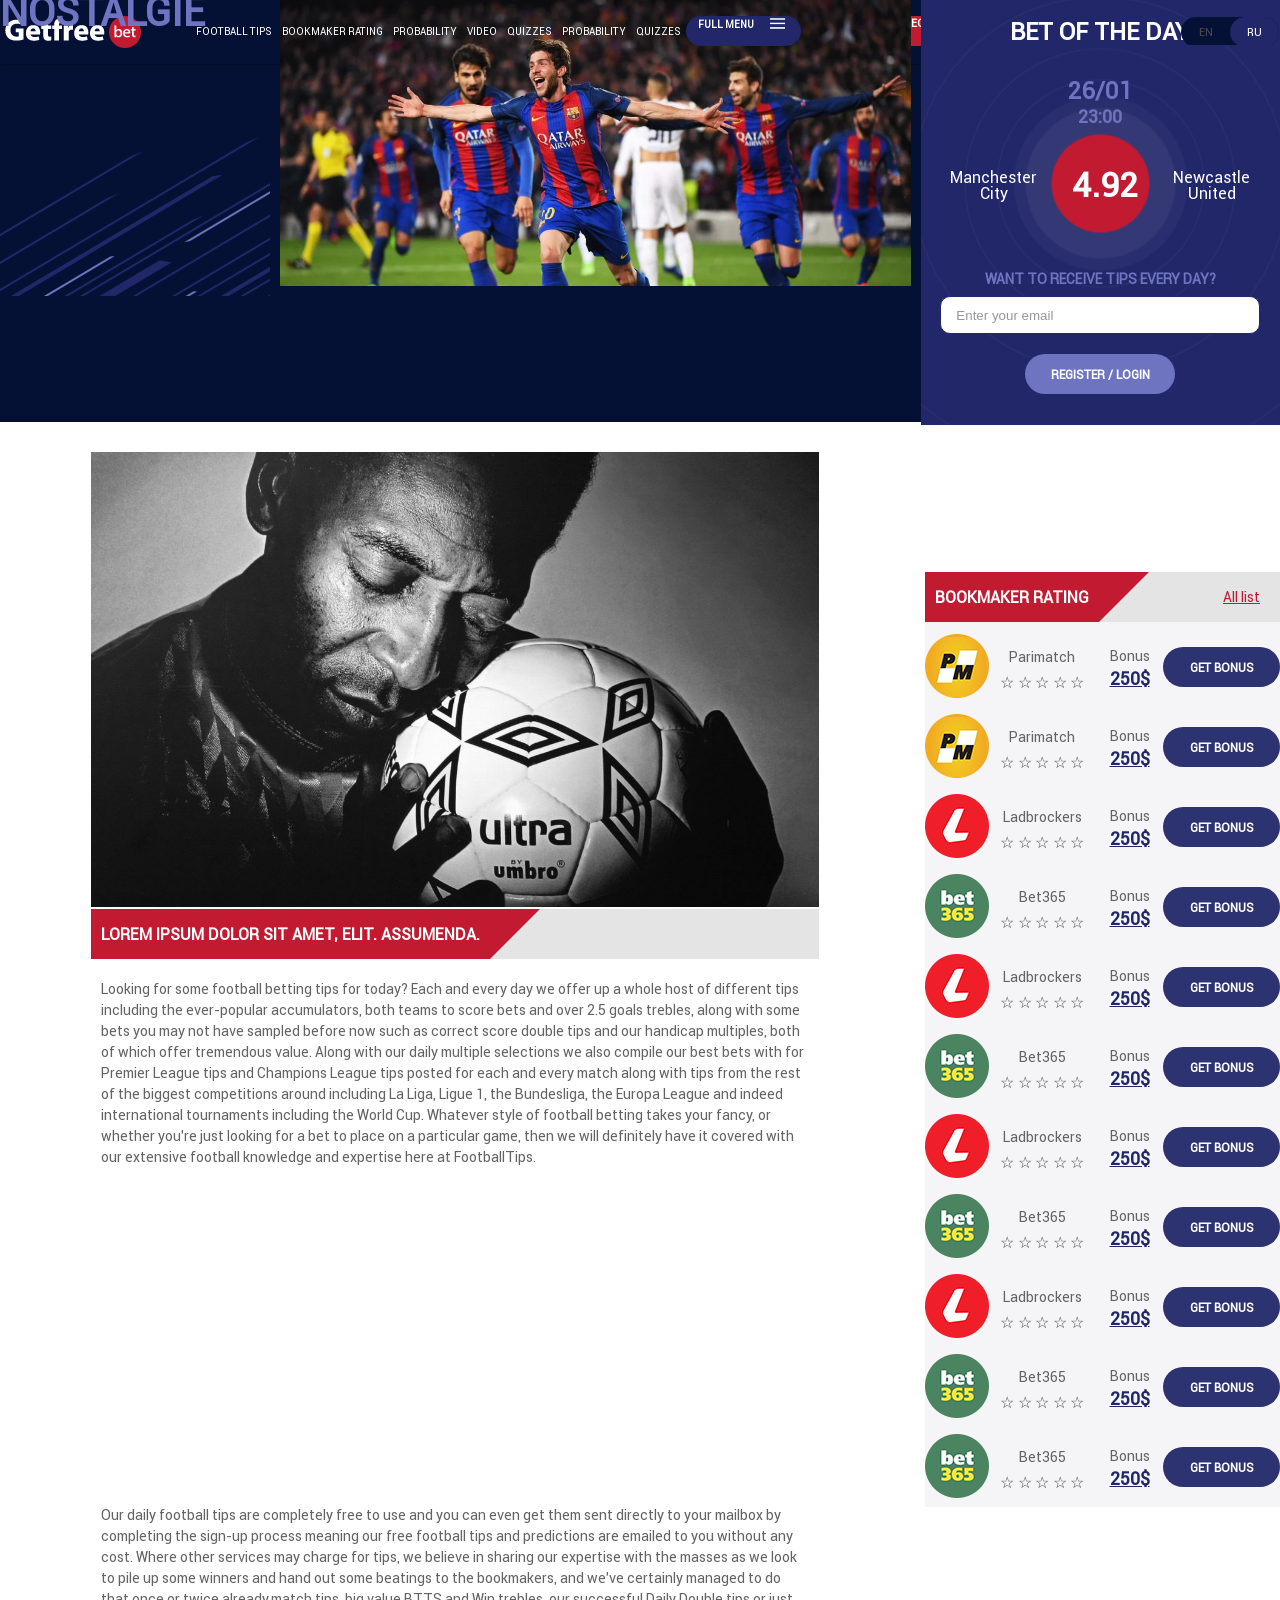
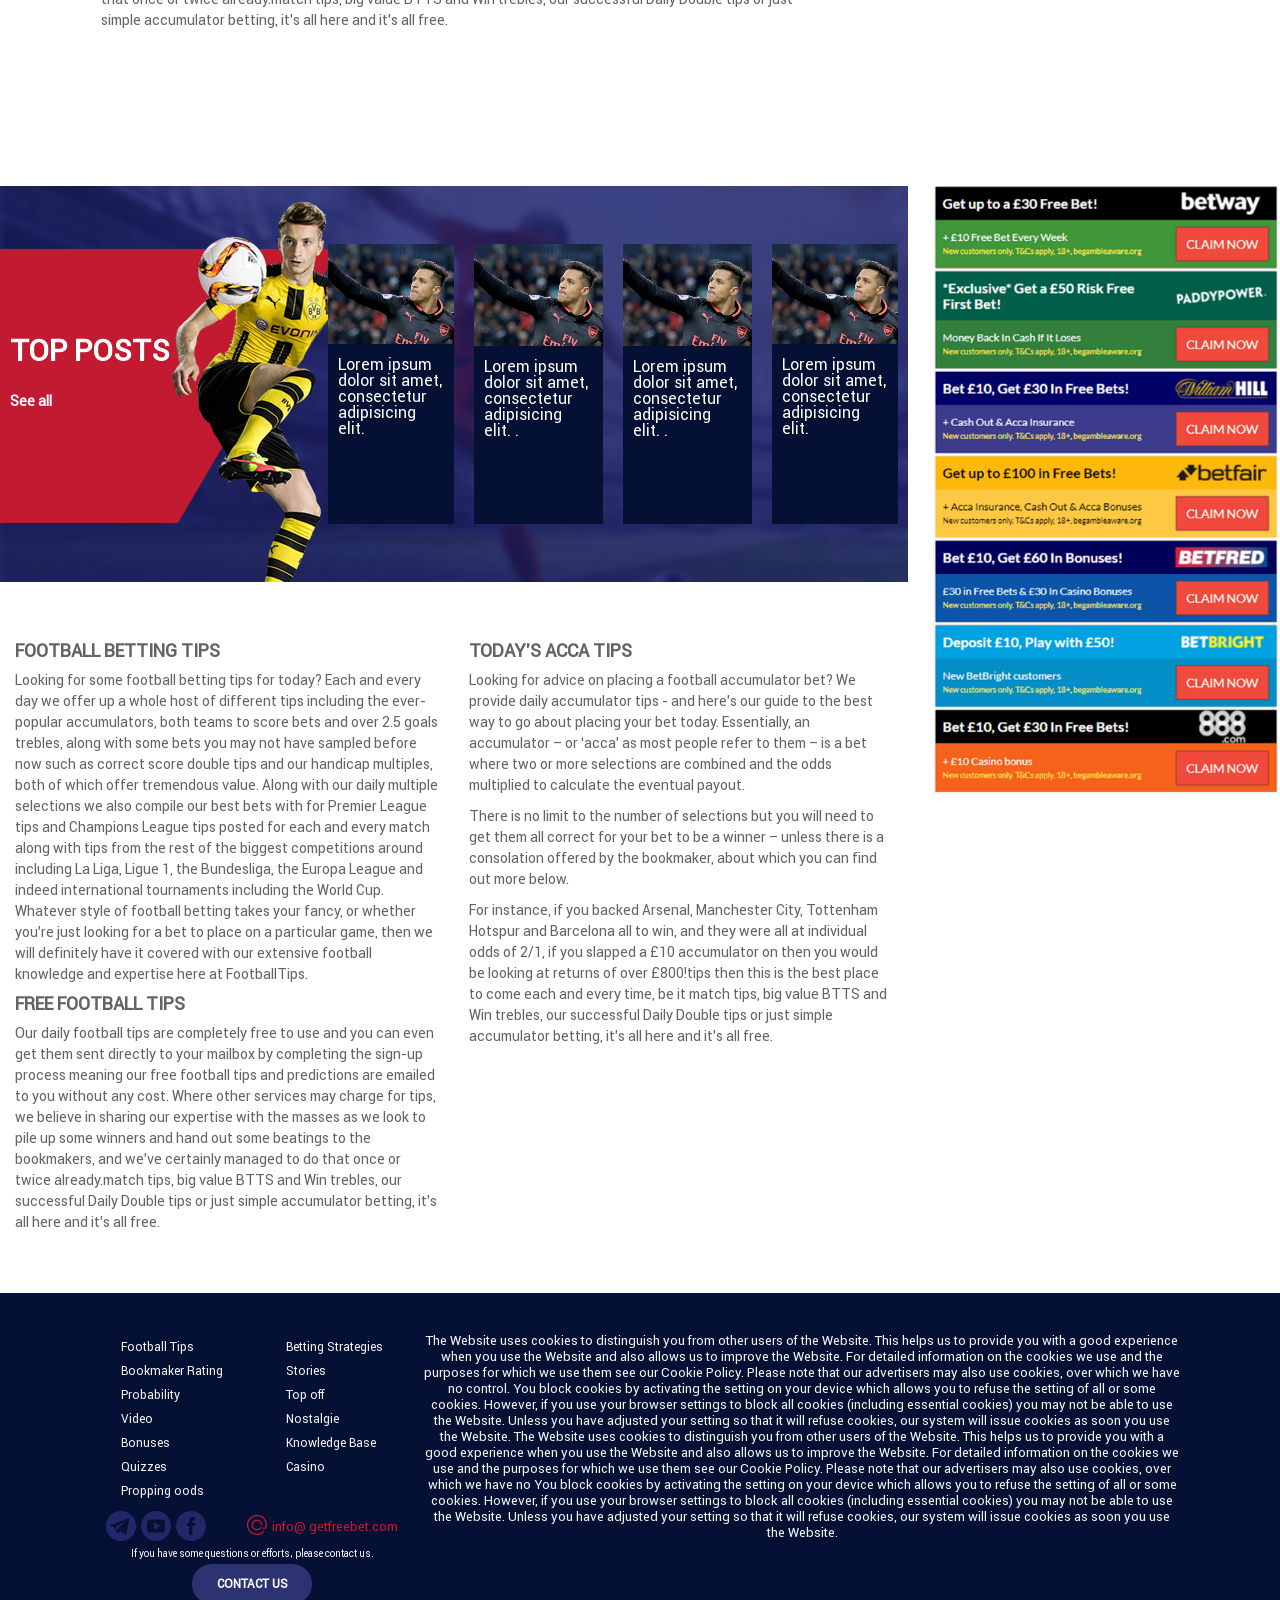
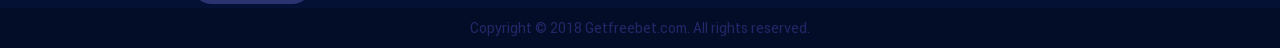
<file: app/nostalgie_open.html>
<!DOCTYPE html>
<html lang="en" class="no-js">

    <head>
    <meta charset="UTF-8" />
    <meta http-equiv="X-UA-Compatible" content="IE=edge,chrome=1">
    <meta name="viewport" content="width=device-width, initial-scale=1.0">
    <title>GetFreeBet</title>

    <meta name="author" content="GetFreeBet" />
    <link rel="stylesheet" type="text/css" href="css/reset.css" />
    <link rel="stylesheet" type="text/css" href="css/style.css" />
    <link rel="stylesheet" type="text/css" href="css/style-media.css" />

    <script src="js/common.js"></script>
    <script type="text/javascript" src="js/modernizr.custom.04022.js"></script>

    <script src="js/modernizr.custom.17475.js"></script>
    <script type="text/javascript" src="js/jquery-1.6.4.min.js"></script>
    <script type="text/javascript" src="js/jquery-ui.min.js"></script>
</head>

<body>

    <header>
        <div class="wrapper">
            <div class="logo"></div>
            <!--

<ul  class="wrul">
<li><a href="#tips">Football Tips</a></li>
<li><a href="#bookm">Bookmaker Rating</a></li>
<li><a href="#contact">Video</a></li>
<li><a href="#about">Quizzes</a></li>
<li><a href="#contact">Betting Strategies</a></li>
<li><a href="#about">Full MENU</a>
<ul>
<li><a href="#">Услуга 1</a></li>
<li><a href="#">Длинная услуга 2</a></li>
<li><a href="#">Услуга 3</a></li>
</ul>
</li>
</ul>

-->
            <div class="navbar">
                <a class="del" href="#">Football Tips</a>
                <a class="del" href="#">Bookmaker Rating</a>
                <a class="del" href="#">Probability</a>
                <a class="del" href="#">Video</a>
                <a class="del" href="#">Quizzes</a>
                <a class="del" href="#">Probability</a>
                <a class="del" href="#">Quizzes</a>

                <div class="dropdown" id="myDropdownParent">
                    <button class="dropbtn" id="myDropdownUp" onclick="myFunction()">
                            <span>Full MENU</span>

                            <div class="fa dell"></div>

                        </button>

                    <div class="dropdown-content" id="myDropdown">

                        <div class="menuMob">
                            <a href="#">Football Tips</a>
                            <a href="#">Bookmaker Rating</a>
                            <a href="#">Video</a>
                            <a href="#">Bonuses</a>
                            <a href="#">Quizzes</a>
                            <a href="#">Betting Strategies</a>
                            <a href="#">Stories</a>
                            <a href="#">Top off</a>
                            <a href="#">Nostalgie</a>
                            <a href="#">Knowledge Base</a>
                            <a href="#">Casino</a>


                        </div>

                        <div class="deless">
                            <a href="#">Betting Strategies</a>
                            <a href="#">Dropping odds</a>
                            <a href="#">Bonuses</a>
                            <a href="#">Stories</a>
                            <a href="#">Top off</a>
                            <a href="#">Nostalgie</a>
                            <a href="#">Knowledge Base</a>
                            <a href="#">Casino</a>
                        </div>
                        <div class="wrformamenu">
                            <form class="wrforma">
                                <input type="text" id="search2" placeholder="search" required>
                                <input type="submit" value="" id="submit2">
                            </form>
                        </div>


                    </div>
                </div>
            </div>


            <div class="wrlog">
                <button class="logbtn">login/register</button>

                <div class="wrsh dell">
                    <form class="wrforma">
                        <input type="text" id="search" placeholder="search" required>
                        <input type="submit" value="" id="submit">
                    </form>


                </div>




                <div class="logsoci dell os">
                    <a href="#" target="_blank">
                        <div class="wrtelega"></div>
                    </a>
                </div>
                <div class="logsoci dell os">
                    <a href="#" target="_blank">
                        <div class="wryou"></div>
                    </a>
                </div>
                <div class="logsoci dell os">
                    <a href="#" target="_blank">
                        <div class="wrfb"></div>
                    </a>
                </div>


                <div class="wrleng dell">



                    <div class="box">
                        <input class="Switcher__checkbox sr-only" id="io" type="checkbox" checked="checked" />
                        <label class="Switcher" for="io">
                                <div class="Switcher__trigger " data-value="EN"></div>
                                <div class="Switcher__trigger" data-value="RU"></div>
                            </label>
                    </div>
                </div>

            </div>


        </div>

    </header>
    <div class="wrbanerprobab">
        <div class="banerprobab">

            <div class="lbanwr">
                <div class="wrwrwrwr">
                    <div class="wrnamepagew">
                        <div class="namewwer newname">
                            <h1>Nostalgie</h1>

                        </div>
                    </div>
                    <div class="wrlitlebaner">
                        <a href="#"></a>
                    </div>
                </div>

         





            </div>
            <div class="rban mar notthise">
                <span class="txth1"><h1>BET OF THE DAY</h1></span>
                <span class="txth1w"><h1>26/01</h1></span>
                <span class="txth4w"><h4>23:00</h4></span>
                <div class="wrtop">
                    <div class="name">Manchester City</div>
                    <div class="point">4.92</div>
                    <div class="name">Newcastle United</div>
                </div>





                <span class="txth3w"><h3>Want to receive tips every day?</h3></span>
                <form class="wrform" action="">
                    <label>
                       <input id="email" type="text" name="email" placeholder="Enter your email"/>
                    </label>


                    <input type="button" value="Register / login" class="wrbot" />
                </form>


            </div>
        </div>



    </div>


    <div class="wrbody">
        <div class="wrlcontentpro ">
            <div class="wrepnews">
            <div class="werimanews"><img src="img/content/pele.jpg" alt=""></div>
                <div class="wrlineoze2 ">
                    <div class="wrtxtoz ">
                        <div class="txtozelong">Lorem ipsum dolor sit amet,  elit. Assumenda.</div>
                        <div id="triangle-topleft"></div>
                    </div>
                    
   
                </div>
                <div class="text padi">


                    <p>
                    <h2>
                        Looking for some football betting tips for today? Each and every day we offer up a whole host of different tips including the ever-popular accumulators, both teams to score bets and over 2.5 goals trebles, along with some bets you may not have sampled before now such as correct score double tips and our handicap multiples, both of which offer tremendous value. Along with our daily multiple selections we also compile our best bets with for Premier League tips and Champions League tips posted for each and every match along with tips from the rest of the biggest competitions around including La Liga, Ligue 1, the Bundesliga, the Europa League and indeed international tournaments including the World Cup. Whatever style of football betting takes your fancy, or whether you’re just looking for a bet to place on a particular game, then we will definitely have it covered with our extensive football knowledge and expertise here at FootballTips.</h2>
                    </p>
                <p>
                <div class="videowrap">
                    <iframe width="80%" height="315" src="https://www.youtube.com/embed/1XFbDjjIxjY?rel=0" frameborder="0" allow="autoplay; encrypted-media" allowfullscreen></iframe>
                </div>
                <p>
                <h2>
                    Our daily football tips are completely free to use and you can even get them sent directly to your mailbox by completing the sign-up process meaning our free football tips and predictions are emailed to you without any cost. Where other services may charge for tips, we believe in sharing our expertise with the masses as we look to pile up some winners and hand out some beatings to the bookmakers, and we’ve certainly managed to do that once or twice already.match tips, big value BTTS and Win trebles, our successful Daily Double tips or just simple accumulator betting, it’s all here and it’s all free.</h2>
                </p>
        </div>
          
            </div>

      
        </div>


        <div class="wrrcontent deles notthise">
            <div class="wrlineoze">
                <div class="wrtxtoz">
                    <div class="txtoze">Bookmaker Rating</div>
                    <div id="triangle-topleft"></div>
                </div>
                <div class="alllink"><a href="#">All list</a></div>

            </div>

            <div class="wrresurs">
                <div class="logores">
                    <a href="#"><img src="./img/png/pm.png" alt=""></a>
                </div>
                <div class="wrstars">
                    <div class="nameres"><a href="">Parimatch</a></div>
                    <div class="rating">
                        <span>☆</span><span>☆</span><span>☆</span><span>☆</span><span>☆</span>
                    </div>
                </div>
                <div class="wrbonus">
                    <div class="nambon">Bonus</div>
                    <div class="bonus"><a href="#">250$</a></div>

                </div>
                <button class="getbonus">get bonus</button>
            </div>


            <div class="wrresurs">
                <div class="logores">
                    <a href="#"><img src="./img/png/pm.png" alt=""></a>
                </div>
                <div class="wrstars">
                    <div class="nameres"><a href="">Parimatch</a></div>
                    <div class="rating">
                        <span>☆</span><span>☆</span><span>☆</span><span>☆</span><span>☆</span>
                    </div>
                </div>
                <div class="wrbonus">
                    <div class="nambon">Bonus</div>
                    <div class="bonus"><a href="#">250$</a></div>

                </div>
                <button class="getbonus">get bonus</button>
            </div>


            <div class="wrresurs">
                <div class="logores">
                    <a href="#"><img src="./img/png/l.png" alt=""></a>
                </div>
                <div class="wrstars">
                    <div class="nameres"><a href="">Ladbrockers</a></div>
                    <div class="rating">
                        <span>☆</span><span>☆</span><span>☆</span><span>☆</span><span>☆</span>
                    </div>
                </div>
                <div class="wrbonus">
                    <div class="nambon">Bonus</div>
                    <div class="bonus"><a href="#">250$</a></div>

                </div>
                <button class="getbonus">get bonus</button>
            </div>




            <div class="wrresurs">
                <div class="logores">
                    <a href="#"><img src="./img/png/b.png" alt=""></a>
                </div>
                <div class="wrstars">
                    <div class="nameres"><a href="">Bet365</a></div>
                    <div class="rating">
                        <span>☆</span><span>☆</span><span>☆</span><span>☆</span><span>☆</span>
                    </div>
                </div>
                <div class="wrbonus">
                    <div class="nambon">Bonus</div>
                    <div class="bonus"><a href="#">250$</a></div>

                </div>
                <button class="getbonus">get bonus</button>
            </div>

            <div class="wrresurs">
                <div class="logores">
                    <a href="#"><img src="./img/png/l.png" alt=""></a>
                </div>
                <div class="wrstars">
                    <div class="nameres"><a href="">Ladbrockers</a></div>
                    <div class="rating">
                        <span>☆</span><span>☆</span><span>☆</span><span>☆</span><span>☆</span>
                    </div>
                </div>
                <div class="wrbonus">
                    <div class="nambon">Bonus</div>
                    <div class="bonus"><a href="#">250$</a></div>

                </div>
                <button class="getbonus">get bonus</button>
            </div>


            <div class="wrresurs">
                <div class="logores">
                    <a href="#"><img src="./img/png/b.png" alt=""></a>
                </div>
                <div class="wrstars">
                    <div class="nameres"><a href="">Bet365</a></div>
                    <div class="rating">
                        <span>☆</span><span>☆</span><span>☆</span><span>☆</span><span>☆</span>
                    </div>
                </div>
                <div class="wrbonus">
                    <div class="nambon">Bonus</div>
                    <div class="bonus"><a href="#">250$</a></div>

                </div>
                <button class="getbonus">get bonus</button>
            </div>

            <div class="wrresurs">
                <div class="logores">
                    <a href="#"><img src="./img/png/l.png" alt=""></a>
                </div>
                <div class="wrstars">
                    <div class="nameres"><a href="">Ladbrockers</a></div>
                    <div class="rating">
                        <span>☆</span><span>☆</span><span>☆</span><span>☆</span><span>☆</span>
                    </div>
                </div>
                <div class="wrbonus">
                    <div class="nambon">Bonus</div>
                    <div class="bonus"><a href="#">250$</a></div>

                </div>
                <button class="getbonus">get bonus</button>
            </div>



            <div class="wrresurs">
                <div class="logores">
                    <a href="#"><img src="./img/png/b.png" alt=""></a>
                </div>
                <div class="wrstars">
                    <div class="nameres"><a href="">Bet365</a></div>
                    <div class="rating">
                        <span>☆</span><span>☆</span><span>☆</span><span>☆</span><span>☆</span>
                    </div>
                </div>
                <div class="wrbonus">
                    <div class="nambon">Bonus</div>
                    <div class="bonus"><a href="#">250$</a></div>

                </div>
                <button class="getbonus">get bonus</button>
            </div>


            <div class="wrresurs">
                <div class="logores">
                    <a href="#"><img src="./img/png/l.png" alt=""></a>
                </div>
                <div class="wrstars">
                    <div class="nameres"><a href="">Ladbrockers</a></div>
                    <div class="rating">
                        <span>☆</span><span>☆</span><span>☆</span><span>☆</span><span>☆</span>
                    </div>
                </div>
                <div class="wrbonus">
                    <div class="nambon">Bonus</div>
                    <div class="bonus"><a href="#">250$</a></div>

                </div>
                <button class="getbonus">get bonus</button>
            </div>




            <div class="wrresurs">
                <div class="logores">
                    <a href="#"><img src="./img/png/b.png" alt=""></a>
                </div>
                <div class="wrstars">
                    <div class="nameres"><a href="">Bet365</a></div>
                    <div class="rating">
                        <span>☆</span><span>☆</span><span>☆</span><span>☆</span><span>☆</span>
                    </div>
                </div>
                <div class="wrbonus">
                    <div class="nambon">Bonus</div>
                    <div class="bonus"><a href="#">250$</a></div>

                </div>
                <button class="getbonus">get bonus</button>
            </div>



            <div class="wrresurs">
                <div class="logores">
                    <a href="#"><img src="./img/png/b.png" alt=""></a>
                </div>
                <div class="wrstars">
                    <div class="nameres"><a href="">Bet365</a></div>
                    <div class="rating">
                        <span>☆</span><span>☆</span><span>☆</span><span>☆</span><span>☆</span>
                    </div>
                </div>
                <div class="wrbonus">
                    <div class="nambon">Bonus</div>
                    <div class="bonus"><a href="#">250$</a></div>

                </div>
                <button class="getbonus">get bonus</button>
            </div>


            <div class="wrrcontent1 ">
                <img src="./img/png/rec.png" alt="">
            </div>




        </div>




    </div>


    </div>

    <div class="wrbody">
        <div class="rban mar opas2">
            <span class="txth1"><h1>BET OF THE DAY</h1></span>
            <span class="txth1w"><h1>26/01</h1></span>
            <span class="txth4w"><h4>23:00</h4></span>
            <div class="wrtop">
                <div class="name">Manchester City</div>
                <div class="point">4.92</div>
                <div class="name">Newcastle United</div>
            </div>





            <span class="txth3w"><h3>Want to receive tips every day?</h3></span>
            <form class="wrform" action="">
                <label>
                    <input id="email" type="text" name="email" placeholder="Enter your email"/>
                </label>


                <input type="button" value="Register / login" class="wrbot" />
            </form>


        </div>

        <div class="wrlcontent2">
            <div class="wrwrtoppost">
                <div class="wrtexttop">
                    <div class="txtoze2">Top posts</div>


                    <div class="alllink2"><a href="#">See all</a></div>

                </div>
                <div class="wrwrwr">
                    <div class="wrtopnews">
                        <a href="#">
                            <img src="./img/png/toppost.png" alt="">
                            <div class="txtetop">Lorem ipsum dolor sit amet, consectetur adipisicing elit.</div>
                        </a>
                    </div>
                    <div class="wrtopnews">
                        <a href="#">
                            <img src="./img/png/toppost.png" alt="">
                            <div class="txtetop">Lorem ipsum dolor sit amet, consectetur adipisicing elit. .</div>
                        </a>
                    </div>
                    <div class="wrtopnews ">
                        <a href="#">
                            <img src="./img/png/toppost.png" alt="">
                            <div class="txtetop">Lorem ipsum dolor sit amet, consectetur adipisicing elit. .</div>
                        </a>
                    </div>
                    <div class="wrtopnews ">
                        <a href="#">
                            <img src="./img/png/toppost.png" alt="">
                            <div class="txtetop">Lorem ipsum dolor sit amet, consectetur adipisicing elit.</div>
                        </a>
                    </div>

                </div>


            </div>


            <div class="opas2">
                <div class="wrrcontent">
                    <div class="wrlineoze">
                        <div class="wrtxtoz">
                            <div class="txtoze">Bookmaker Rating</div>
                            <div id="triangle-topleft"></div>
                        </div>
                        <div class="alllink"><a href="#">All list</a></div>

                    </div>


                    <div class="wrresurs">
                        <div class="logores">
                            <a href="#"><img src="./img/png/pm.png" alt=""></a>
                        </div>
                        <div class="wrstars">
                            <div class="nameres"><a href="">Parimatch</a></div>
                            <div class="rating">
                                <span>☆</span><span>☆</span><span>☆</span><span>☆</span><span>☆</span>
                            </div>
                        </div>
                        <div class="wrbonus">
                            <div class="nambon">Bonus</div>
                            <div class="bonus"><a href="#">250$</a></div>

                        </div>
                        <button class="getbonus">get bonus</button>
                    </div>



                    <div class="wrresurs">
                        <div class="logores">
                            <a href="#"><img src="./img/png/b.png" alt=""></a>
                        </div>
                        <div class="wrstars">
                            <div class="nameres"><a href="">Bet365</a></div>
                            <div class="rating">
                                <span>☆</span><span>☆</span><span>☆</span><span>☆</span><span>☆</span>
                            </div>
                        </div>
                        <div class="wrbonus">
                            <div class="nambon">Bonus</div>
                            <div class="bonus"><a href="#">250$</a></div>

                        </div>
                        <button class="getbonus">get bonus</button>
                    </div>






                    <div class="wrresurs">
                        <div class="logores">
                            <a href="#"><img src="./img/png/l.png" alt=""></a>
                        </div>
                        <div class="wrstars">
                            <div class="nameres"><a href="">Ladbrockers</a></div>
                            <div class="rating">
                                <span>☆</span><span>☆</span><span>☆</span><span>☆</span><span>☆</span>
                            </div>
                        </div>
                        <div class="wrbonus">
                            <div class="nambon">Bonus</div>
                            <div class="bonus"><a href="#">250$</a></div>

                        </div>
                        <button class="getbonus">get bonus</button>
                    </div>
                </div>
                <div class="opas2">
                    <div class="werrec">

                        <a href="#" target="_blank"><img src="../app/img/png/re.jpg" alt=""></a>
                    </div>
                </div>





            </div>


            <div class="wrlcontent3">
                <div class="wr50ps text">
                    <p>
                        <h1> Football betting tips</h1>
                    </p>

                    <p>
                        <h2>
                            Looking for some football betting tips for today? Each and every day we offer up a whole host of different tips including the ever-popular accumulators, both teams to score bets and over 2.5 goals trebles, along with some bets you may not have sampled before now such as correct score double tips and our handicap multiples, both of which offer tremendous value. Along with our daily multiple selections we also compile our best bets with for Premier League tips and Champions League tips posted for each and every match along with tips from the rest of the biggest competitions around including La Liga, Ligue 1, the Bundesliga, the Europa League and indeed international tournaments including the World Cup. Whatever style of football betting takes your fancy, or whether you’re just looking for a bet to place on a particular game, then we will definitely have it covered with our extensive football knowledge and expertise here at FootballTips.</h2>
                    </p>
                    <p>
                        <h1>
                            Free football tips</h1>
                    </p>

                    <p>
                        <h2>
                            Our daily football tips are completely free to use and you can even get them sent directly to your mailbox by completing the sign-up process meaning our free football tips and predictions are emailed to you without any cost. Where other services may charge for tips, we believe in sharing our expertise with the masses as we look to pile up some winners and hand out some beatings to the bookmakers, and we’ve certainly managed to do that once or twice already.match tips, big value BTTS and Win trebles, our successful Daily Double tips or just simple accumulator betting, it’s all here and it’s all free.</h2>
                    </p>
                </div>
                <div class="wr50ps text">




                    <p>
                        <h1> Today's ACCA Tips</h1>
                    </p>



                    <p>
                        <h2>Looking for advice on placing a football accumulator bet? We provide daily accumulator tips - and here’s our guide to the best way to go about placing your bet today. Essentially, an accumulator – or ‘acca’ as most people refer to them – is a bet where two or more selections are combined and the odds multiplied to calculate the eventual payout.</h2>
                    </p>
                    <p>
                        <h2>There is no limit to the number of selections but you will need to get them all correct for your bet to be a winner – unless there is a consolation offered by the bookmaker, about which you can find out more below.</h2>
                    </p>

                    <p>
                        <h2>For instance, if you backed Arsenal, Manchester City, Tottenham Hotspur and Barcelona all to win, and they were all at individual odds of 2/1, if you slapped a £10 accumulator on then you would be looking at returns of over £800!tips then this is the best place to come each and every time, be it match tips, big value BTTS and Win trebles, our successful Daily Double tips or just simple accumulator betting, it’s all here and it’s all free.</h2>
                    </p>

                </div>








            </div>
        </div>

        <div class="wrrcontent del">
            <img src="./img/png/rec.png" alt="">
        </div>
    </div>




    <script>
        function myFunction() {
            document.getElementById("myDropdown").classList.toggle("show");
            document.getElementById("myDropdownUp").classList.toggle("borderK");
            document.getElementById("myDropdownUp").getElementsByTagName("DIV")[0].classList.toggle("closeX");

            if (document.getElementById("myDropdownUp").getElementsByTagName("SPAN")[0].innerHTML != "HIDE") {
                document.getElementById("myDropdownUp").getElementsByTagName("SPAN")[0].innerHTML = "HIDE";
            } else {
                document.getElementById("myDropdownUp").getElementsByTagName("SPAN")[0].innerHTML = "Full MENU";
            }

        }

        document.addEventListener("click", (evt2) => {
            const flyoutElement = document.getElementById("myDropdownUp");
            const flyoutElement2 = document.getElementById("myDropdown");
            let targetElement = evt.target;

            do {
                if (targetElement == flyoutElement || targetElement == flyoutElement2) {
                    return;
                }
                // Go up the DOM
                targetElement = targetElement.parentNode;
            } while (targetElement);


            var myDropdown = document.getElementById("myDropdown");
            if (myDropdown.classList.contains('show')) {
                myDropdown.classList.remove('show');
            }
            var myDropdown = document.getElementById("myDropdownUp");
            if (myDropdown.classList.contains('borderK')) {
                myDropdown.classList.remove('borderK');
            }
            var myDropdown = document.getElementById("myDropdownUp").getElementsByTagName("DIV")[0];
            if (myDropdown.classList.contains('closeX')) {
                myDropdown.classList.remove('closeX');
            }

            if (document.getElementById("myDropdownUp").getElementsByTagName("SPAN")[0].innerHTML != "HIDE") {
                document.getElementById("myDropdownUp").getElementsByTagName("SPAN")[0].innerHTML = "HIDE";
            } else {
                document.getElementById("myDropdownUp").getElementsByTagName("SPAN")[0].innerHTML = "Full MENU";
            }

        });
    </script>



    <footer>
        <div class="wrapfoot">
            <div class="wrwewl"></div>
            <div class="wrfoot">
                <div class="foot">
                    <div class="wrf30">
                        <div class="wrlimenu">
                            <ul>
                                <li><a href="">Football Tips</a></li>
                                <li><a href=""> Bookmaker Rating</a></li>
                                <li><a href=""> Probability</a></li>
                                <li><a href="">Video</a></li>
                                <li><a href="">Bonuses</a></li>
                                <li><a href=""> Quizzes</a></li>
                                <li><a href="">  Propping oods</a></li>

                            </ul>

                            <ul>
                                <li><a href="">Betting Strategies</a></li>
                                <li><a href="">Stories</a></li>
                                <li><a href="">  Top off</a></li>
                                <li><a href="">Nostalgie</a></li>
                                <li><a href="">Knowledge Base</a></li>
                                <li><a href=""> Casino</a></li>


                            </ul>
                        </div>
                        <div class="wrwrsos">
                            <div class="wrsos">

                                <div class="logsoci">
                                    <a href="#" target="_blank">
                                        <div class="wrtelega"></div>
                                    </a>
                                </div>
                                <div class="logsoci">
                                    <a href="#" target="_blank">
                                        <div class="wryou"></div>
                                    </a>
                                </div>
                                <div class="logsoci">
                                    <a href="#" target="_blank">
                                        <div class="wrfb"></div>
                                    </a>
                                </div>
                                <div class="wrleng02 ">




                                    <div class="box">
                                        <input class="Switcher__checkbox sr-only" id="io2" type="checkbox" checked="checked" />
                                        <label class="Switcher" for="io2">
                                        <div class="Switcher__trigger " data-value="EN"></div>
                                        <div class="Switcher__trigger" data-value="RU"></div>
                                    </label>
                                    </div>
                                </div>
                            </div>
                            <div class="wrmailwr"><img src="img/at-1.png" srcset="img/at-1@2x.png 2x,
                            img/at-1@3x.png 3x" class="at-1">
                                <div class="info-getfreebetcom"><a href="#" mailto="info@ getfreebet.com">info@ getfreebet.com</a></div>
                            </div>

                        </div>
                        <div class="wrwrend">
                            <span class="contact-us del">If you have some questions or efforts, please contact us.</span>
                            <button class="getbonus">Contact us</button>
                        </div>

                    </div>
                    <div class="wrf70">The Website uses cookies to distinguish you from other users of the Website. This helps us to provide you with a good experience when you use the Website and also allows us to improve the Website. For detailed information on the cookies we use and the purposes for which we use them see our Cookie Policy. Please note that our advertisers may also use cookies, over which we have no control. You block cookies by activating the setting on your device which allows you to refuse the setting of all or some cookies. However, if you use your browser settings to block all cookies (including essential cookies) you may not be able to use the Website. Unless you have adjusted your setting so that it will refuse cookies, our system will issue cookies as soon you use the Website. The Website uses cookies to distinguish you from other users of the Website. This helps us to provide you with a good experience when you use the Website and also allows us to improve the Website. For detailed information on the cookies we use and the purposes for which we use them see our Cookie Policy. Please note that our advertisers may also use cookies, over which we have no You block cookies by activating the setting on your device which allows you to refuse the setting of all or some cookies. However, if you use your browser settings to block all cookies (including essential cookies) you may not be able to use the Website. Unless you have adjusted your setting so that it will refuse cookies, our system will issue cookies as soon you use the Website.</div>
                </div>
            </div>
            <div class="wrwewr"></div>
        </div>
        <div class="wrcopy">Copyright © 2018 Getfreebet.com. All rights reserved.</div>

    </footer>


</body>
<script src="js/classie.js"></script>

<script src="js/common.js"></script>
<script type="text/javascript" src="js/jquery-1.6.4.min.js"></script>
<script type="text/javascript" src="js/jquery-ui.min.js"></script>


</html>
</file>
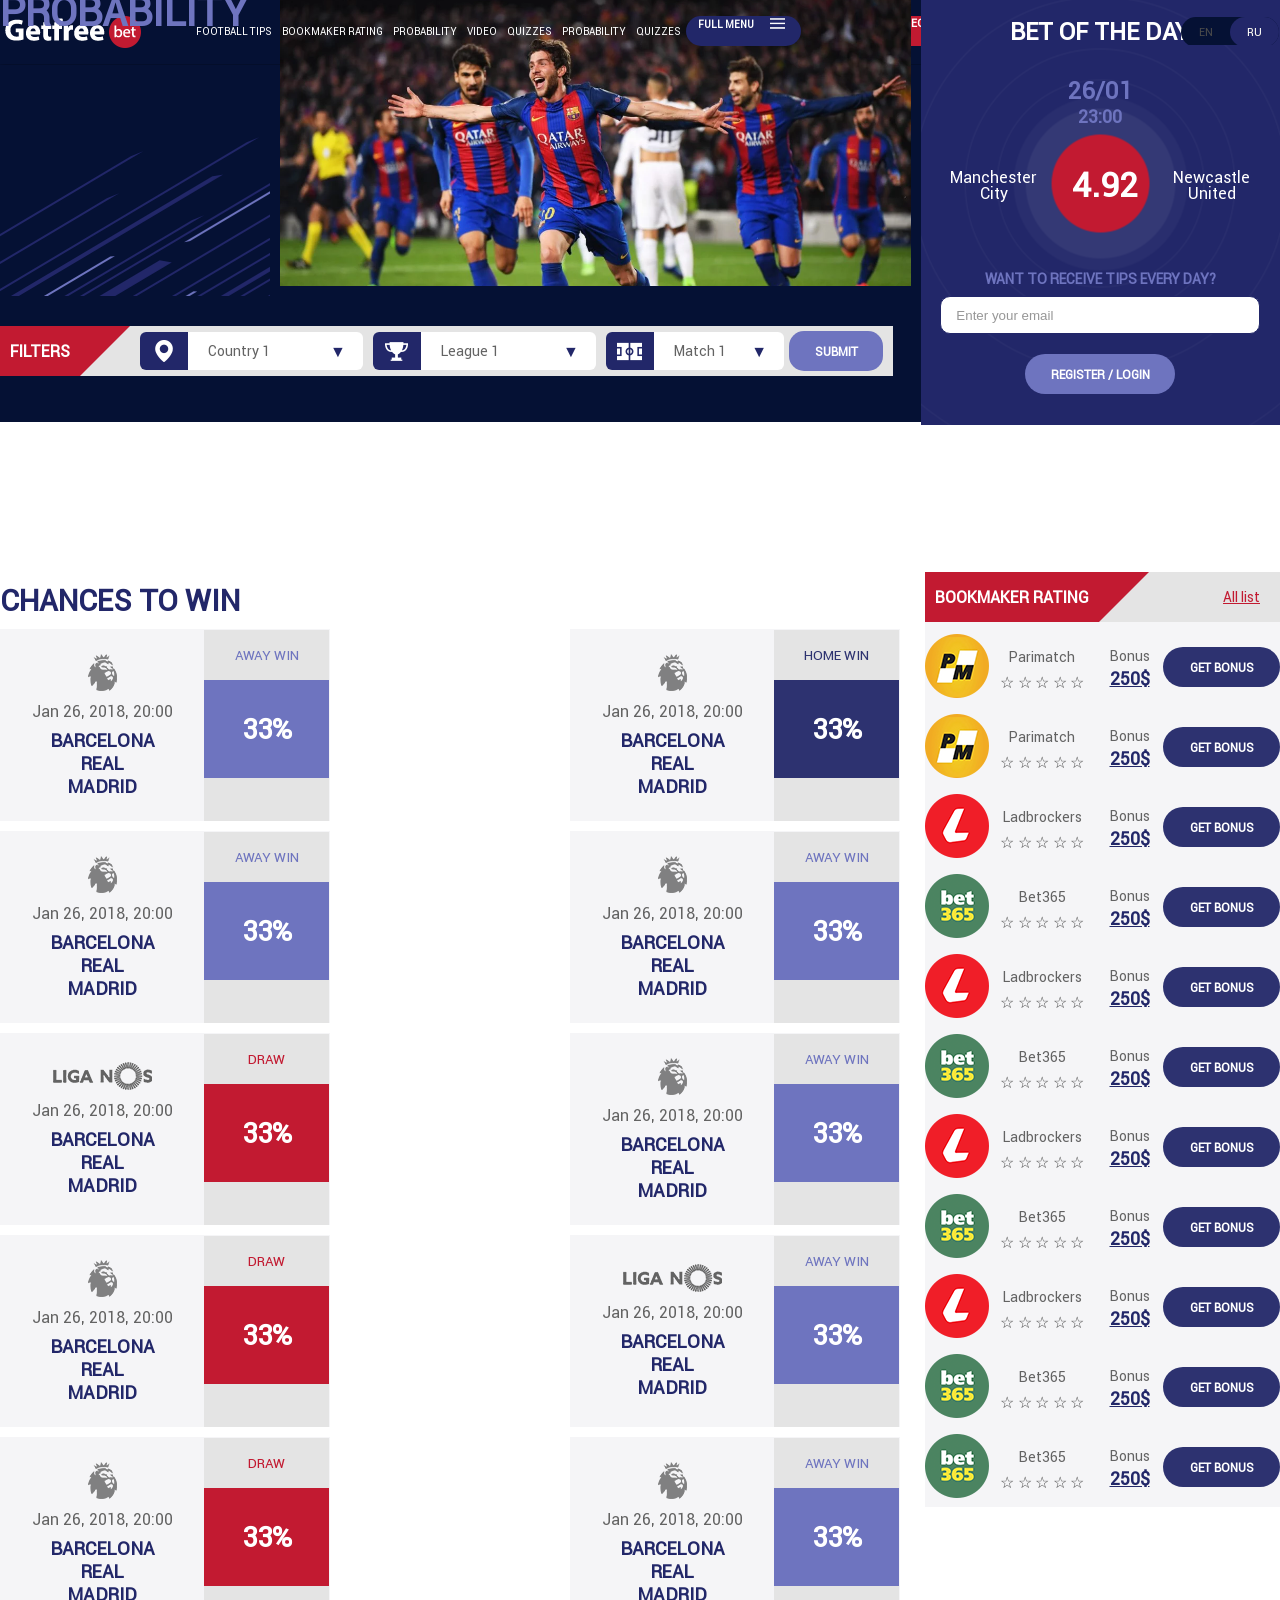
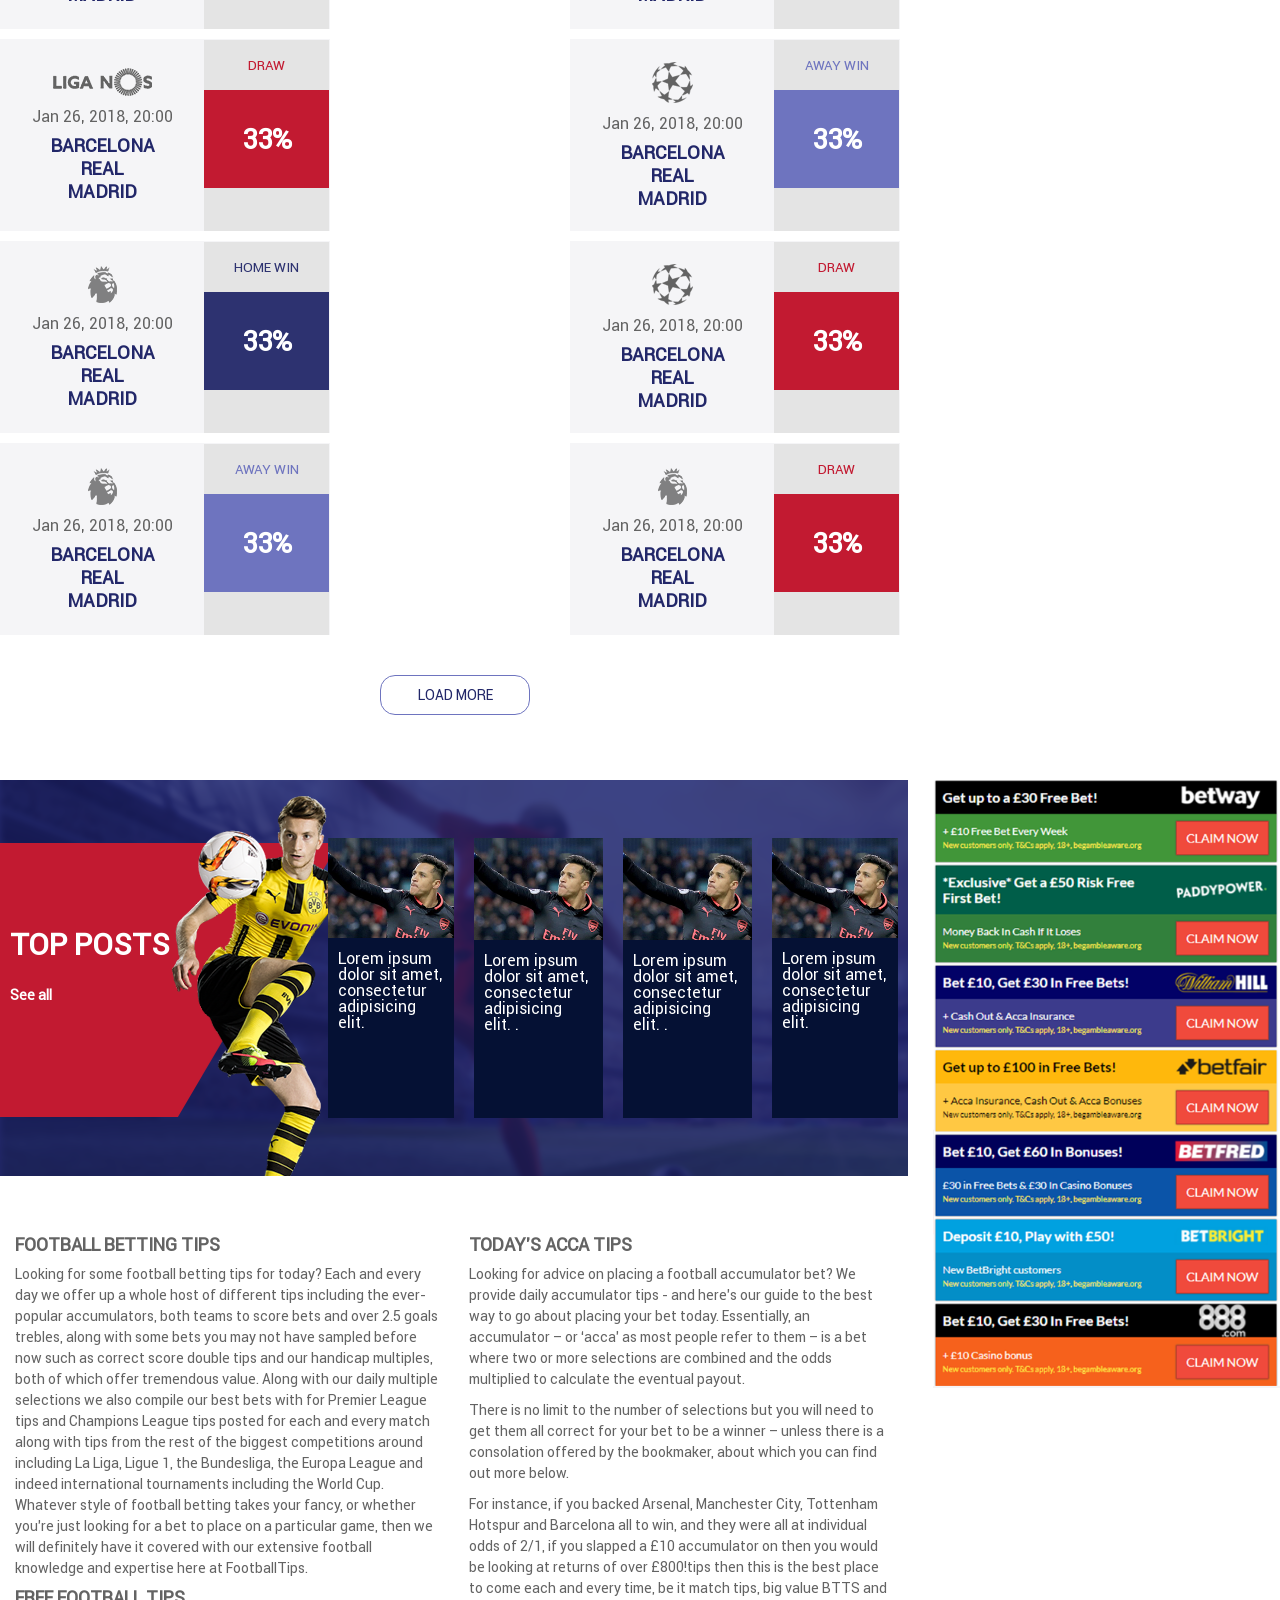
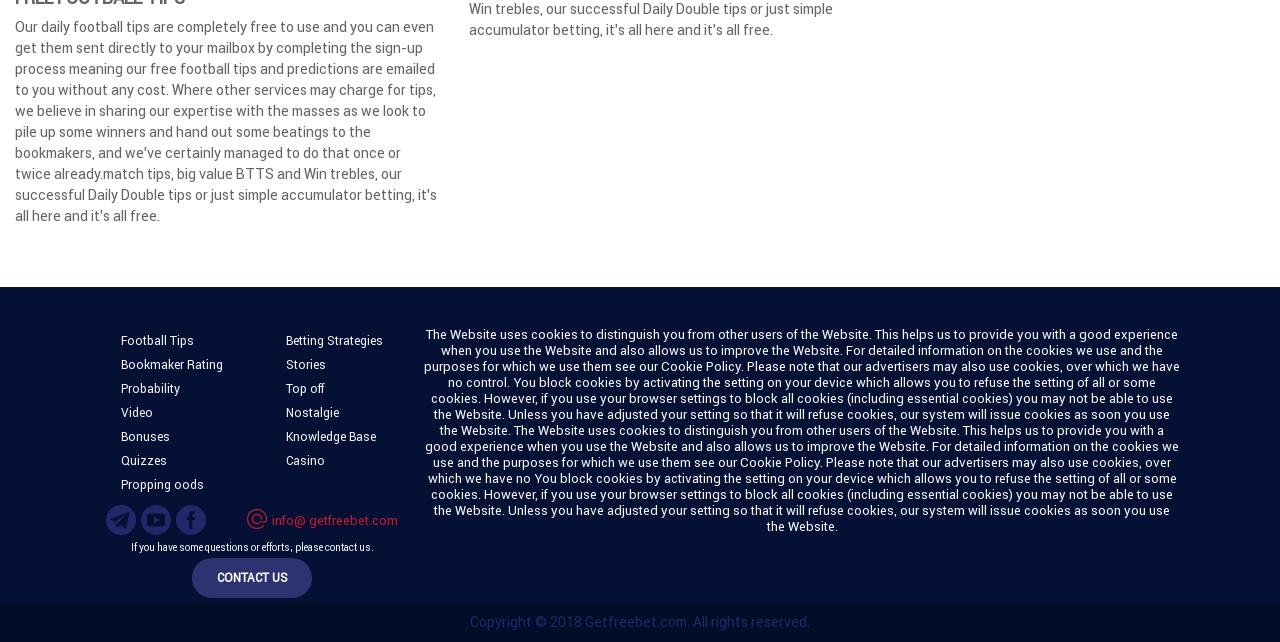
<file: app/probability.html>
<!DOCTYPE html>
<html lang="en" class="no-js">

    <head>
        <meta charset="UTF-8" />
        <meta http-equiv="X-UA-Compatible" content="IE=edge,chrome=1">
        <meta name="viewport" content="width=device-width, initial-scale=1.0">
        <title>GetFreeBet</title>

        <meta name="author" content="GetFreeBet" />
        <link rel="stylesheet" type="text/css" href="css/reset.css" />
        <link rel="stylesheet" type="text/css" href="css/style.css" />
        <link rel="stylesheet" type="text/css" href="css/style-media.css" />

        <script src="js/common.js"></script>
        <script type="text/javascript" src="js/modernizr.custom.04022.js"></script>

        <script src="js/modernizr.custom.17475.js"></script>
        <script type="text/javascript" src="js/jquery-1.6.4.min.js"></script>
        <script type="text/javascript" src="js/jquery-ui.min.js"></script>
    </head>

    <body>

        <header>
            <div class="wrapper">
                <div class="logo"></div>
                <!--

<ul  class="wrul">
<li><a href="#tips">Football Tips</a></li>
<li><a href="#bookm">Bookmaker Rating</a></li>
<li><a href="#contact">Video</a></li>
<li><a href="#about">Quizzes</a></li>
<li><a href="#contact">Betting Strategies</a></li>
<li><a href="#about">Full MENU</a>
<ul>
<li><a href="#">Услуга 1</a></li>
<li><a href="#">Длинная услуга 2</a></li>
<li><a href="#">Услуга 3</a></li>
</ul>
</li>
</ul>

-->
                <div class="navbar">
                    <a class="del" href="#">Football Tips</a>
                    <a class="del" href="#">Bookmaker Rating</a>
                    <a class="del" href="#">Probability</a>
                    <a class="del" href="#">Video</a>
                    <a class="del" href="#">Quizzes</a>
                    <a class="del" href="#">Probability</a>
                    <a class="del" href="#">Quizzes</a>

                    <div class="dropdown" id="myDropdownParent">
                        <button class="dropbtn" id="myDropdownUp" onclick="myFunction()">
                            <span>Full MENU</span>

                            <div class="fa dell"></div>

                        </button>

                        <div class="dropdown-content" id="myDropdown">

                            <div class="menuMob">
                                <a href="#" >Football Tips</a>
                                <a href="#">Bookmaker Rating</a>
                                <a href="#">Video</a>
                                <a href="#">Bonuses</a>
                                <a href="#">Quizzes</a>
                                <a href="#">Betting Strategies</a>
                                <a href="#">Stories</a>
                                <a href="#">Top off</a>
                                <a href="#">Nostalgie</a>
                                <a href="#">Knowledge Base</a>
                                <a href="#">Casino</a>


                            </div>

                            <div class="deless">
                                <a href="#">Betting Strategies</a>
                                <a href="#">Dropping odds</a>
                                <a href="#">Bonuses</a>
                                <a href="#">Stories</a>
                                <a href="#">Top off</a>
                                <a href="#">Nostalgie</a>
                                <a href="#">Knowledge Base</a>
                                <a href="#">Casino</a>
                            </div>
                            <div class="wrformamenu">
                                <form class="wrforma">
                                    <input type="text" id="search2" placeholder="search" required>
                                    <input type="submit" value="" id="submit2">
                                </form>
                            </div>


                        </div>
                    </div>
                </div>


                <div class="wrlog">
                    <button class="logbtn">login/register</button>

                    <div class="wrsh dell">
                        <form class="wrforma">
                            <input type="text" id="search" placeholder="search" required>
                            <input type="submit" value="" id="submit">
                        </form>


                    </div>




                    <div class="logsoci dell os">
                        <a href="#" target="_blank">
                            <div class="wrtelega"></div>
                        </a>
                    </div>
                    <div class="logsoci dell os">
                        <a href="#" target="_blank">
                            <div class="wryou"></div>
                        </a>
                    </div>
                    <div class="logsoci dell os">
                        <a href="#" target="_blank">
                            <div class="wrfb"></div>
                        </a>
                    </div>


                    <div class="wrleng dell">



                        <div class="box">
                            <input class="Switcher__checkbox sr-only" id="io" type="checkbox" checked="checked" />
                            <label class="Switcher" for="io">
                                <div class="Switcher__trigger " data-value="EN"></div>
                                <div class="Switcher__trigger" data-value="RU"></div>
                            </label>
                        </div>
                    </div>

                </div>


            </div>

        </header>
    <div class="wrbanerprobab">
        <div class="banerprobab">

            <div class="lbanwr">
                <div class="wrwrwrwr ">
                    <div class="wrnamepagew">
                        <div class="namewwer newname">
                            <h1>probability</h1>

                        </div>
                    </div>
                    <div class="wrlitlebaner">
                        <a href="#"></a>
                    </div>
                </div>

                <div class="wrfiltr">
                    <div class="wrlineoze magic ozen">
                        <div class="wrtxtoz notthise not ">
                            <div class="txtoze">filters</div>
                            <div id="triangle-topleft"></div>
                        </div>
                        <form style="
                                     width:  100%;
                                     height: 100%;
                                     ">
                            <div class="wrapfil">
                                <div class="wroption">
                                    <div class="imaoptions notthise"><img src="./img/png/placeholder.png" alt=""></div>
                                    <div class="wpandyou ">
                                    
                                            <div class='selectBox'>
                                                <span class='selected'></span>
                                                <span class='selectArrow'>&#9660</span>
                                                <div class="selectOptions" >
                                                    <span class="selectOption" value="Option 1">Country 1</span>
                                                    <span class="selectOption" value="Option 2">Country 2</span>
                                                    <span class="selectOption" value="Option 3">Country 3</span>
                                                </div>
                                          
                                        </div>
                                    </div>
                                </div>

                                <div class="wroption">
                                    <div class="imaoptions notthise"><img src="./img/png/trophy-cup-silhouette.png" alt=""></div>
                                    <div class="wpandyou ">
                                     
                                            <div class='selectBox'>
                                                <span class='selected'></span>
                                                <span class='selectArrow'>&#9660</span>
                                                <div class="selectOptions" >
                                                    <span class="selectOption" value="Option 1">League 1</span>
                                                    <span class="selectOption" value="Option 2">League 2</span>
                                                    <span class="selectOption" value="Option 3">League 3</span>
                                                </div>
                                            </div>
                                      
                                    </div>
                                </div>

                                <div class="wroption2">
                                    <div class="imaoptions notthise"><img src="./img/png/football-field.png" alt=""></div>
                                    <div class="wpandyou ">
                                        <div class='selectBox'>
                                            <span class='selected'></span>
                                            <span class='selectArrow'>&#9660</span>
                                            <div class="selectOptions" >
                                                <span class="selectOption" value="Option 1">Match 1</span>
                                                <span class="selectOption" value="Option 2">Match 2</span>
                                                <span class="selectOption" value="Option 3">Match 3</span>
                                            </div>
                                        </div>
                                    </div>
                                </div>



                                <input type="button" value="Submit" class="wrbotf" />
                            </div>
                        </form>



                    </div>
                    
                    
                    

                    <script type='text/javascript'><!--
                            $(document).ready(function() {
                            enableSelectBoxes();
                        });

                        function enableSelectBoxes(){
                            $('div.selectBox').each(function(){
                                $(this).children('span.selected').html($(this).children('div.selectOptions').children('span.selectOption:first').html());
                                $(this).attr('value',$(this).children('div.selectOptions').children('span.selectOption:first').attr('value'));

                                $(this).children('span.selected,span.selectArrow').click(function(){
                                    if($(this).parent().children('div.selectOptions').css('display') == 'none'){
                                        $(this).parent().children('div.selectOptions').css('display','block');
                                    }
                                    else
                                    {
                                        $(this).parent().children('div.selectOptions').css('display','none');
                                    }
                                });

                                $(this).find('span.selectOption').click(function(){
                                    $(this).parent().css('display','none');
                                    $(this).closest('div.selectBox').attr('value',$(this).attr('value'));
                                    $(this).parent().siblings('span.selected').html($(this).html());
                                });
                            });				
                        }//-->
                    </script>
                 

                </div>





            </div>
            <div class="rban mar notthise">
                <span class="txth1"><h1>BET OF THE DAY</h1></span>
                <span class="txth1w"><h1>26/01</h1></span>
                <span class="txth4w"><h4>23:00</h4></span>
                <div class="wrtop">
                    <div class="name">Manchester City</div>
                    <div class="point">4.92</div>
                    <div class="name">Newcastle United</div>
                </div>





                <span class="txth3w"><h3>Want to receive tips every day?</h3></span>
                <form class="wrform" action="">
                    <label>
                       <input id="email" type="text" name="email" placeholder="Enter your email"/>
                    </label>


                    <input type="button" value="Register / login" class="wrbot" />
                </form>


            </div>
        </div>



    </div>


    <div class="wrbody">
        <div class="wrlcontentpro">
            <div class="CHANCES-TO-WIN">CHANCES TO WIN</div>
            <div class="wrlcontentpro2">
                <div class="Rectangle">
                    <div class="Rectanglewrap">
                        <span><img src="./img/png/lion.png" alt=""></span>
                        <span class="timemath">Jan 26, 2018, 20:00</span>
                        <span class="namemathe">BARCELONA
                        REAL MADRID</span>


                    </div>

                    <div class="Rectanglewer">
                        <div class="away-win">Away win</div>
                        <div class="perse">
                            <div class="wrper">33%</div>
                        </div>

                    </div>

                </div>


                <div class="Rectangle">
                    <div class="Rectanglewrap">
                        <span><img src="./img/png/lion.png" alt=""></span>
                        <span class="timemath">Jan 26, 2018, 20:00</span>
                        <span class="namemathe">BARCELONA
                            REAL MADRID</span>


                    </div>

                    <div class="Rectanglewer">
                        <div class="away-win3">home win</div>
                        <div class="perse3">
                            <div class="wrper">33%</div>
                        </div>

                    </div>

                </div>
                <div class="Rectangle">
                    <div class="Rectanglewrap">
                        <span><img src="./img/png/lion.png" alt=""></span>
                        <span class="timemath">Jan 26, 2018, 20:00</span>
                        <span class="namemathe">BARCELONA
                            REAL MADRID</span>


                    </div>

                    <div class="Rectanglewer">
                        <div class="away-win">Away win</div>
                        <div class="perse">
                            <div class="wrper">33%</div>
                        </div>

                    </div>

                </div>
                <div class="Rectangle">
                    <div class="Rectanglewrap">
                        <span><img src="./img/png/lion.png" alt=""></span>
                        <span class="timemath">Jan 26, 2018, 20:00</span>
                        <span class="namemathe">BARCELONA
                            REAL MADRID</span>


                    </div>

                    <div class="Rectanglewer">
                        <div class="away-win">Away win</div>
                        <div class="perse">
                            <div class="wrper">33%</div>
                        </div>

                    </div>

                </div>
                <div class="Rectangle">
                    <div class="Rectanglewrap">
                        <span><img src="./img/png/liganos.png" alt=""></span>
                        <span class="timemath">Jan 26, 2018, 20:00</span>
                        <span class="namemathe">BARCELONA
                            REAL MADRID</span>


                    </div>

                    <div class="Rectanglewer">
                        <div class="away-win2">Draw</div>
                        <div class="perse2">
                            <div class="wrper">33%</div>
                        </div>

                    </div>

                </div>

                <div class="Rectangle">
                    <div class="Rectanglewrap">
                        <span><img src="./img/png/lion.png" alt=""></span>
                        <span class="timemath">Jan 26, 2018, 20:00</span>
                        <span class="namemathe">BARCELONA
                            REAL MADRID</span>


                    </div>

                    <div class="Rectanglewer">
                        <div class="away-win">Away win</div>
                        <div class="perse">
                            <div class="wrper">33%</div>
                        </div>

                    </div>

                </div>
                <div class="Rectangle">
                    <div class="Rectanglewrap">
                        <span><img src="./img/png/lion.png" alt=""></span>
                        <span class="timemath">Jan 26, 2018, 20:00</span>
                        <span class="namemathe">BARCELONA
                            REAL MADRID</span>


                    </div>

                    <div class="Rectanglewer">
                        <div class="away-win2">Draw</div>
                        <div class="perse2">
                            <div class="wrper">33%</div>
                        </div>

                    </div>

                </div>

                <div class="Rectangle">
                    <div class="Rectanglewrap">
                        <span><img src="./img/png/liganos.png" alt=""></span>
                        <span class="timemath">Jan 26, 2018, 20:00</span>
                        <span class="namemathe">BARCELONA
                            REAL MADRID</span>


                    </div>

                    <div class="Rectanglewer">
                        <div class="away-win">Away win</div>
                        <div class="perse">
                            <div class="wrper">33%</div>
                        </div>

                    </div>

                </div>
                <div class="Rectangle">
                    <div class="Rectanglewrap">
                        <span><img src="./img/png/lion.png" alt=""></span>
                        <span class="timemath">Jan 26, 2018, 20:00</span>
                        <span class="namemathe">BARCELONA
                            REAL MADRID</span>


                    </div>

                    <div class="Rectanglewer">
                        <div class="away-win2">Draw</div>
                        <div class="perse2">
                            <div class="wrper">33%</div>
                        </div>

                    </div>

                </div>

                <div class="Rectangle">
                    <div class="Rectanglewrap">
                        <span><img src="./img/png/lion.png" alt=""></span>
                        <span class="timemath">Jan 26, 2018, 20:00</span>
                        <span class="namemathe">BARCELONA
                            REAL MADRID</span>


                    </div>

                    <div class="Rectanglewer">
                        <div class="away-win">Away win</div>
                        <div class="perse">
                            <div class="wrper">33%</div>
                        </div>

                    </div>

                </div>
                <div class="Rectangle">
                    <div class="Rectanglewrap">
                        <span><img src="./img/png/liganos.png" alt=""></span>
                        <span class="timemath">Jan 26, 2018, 20:00</span>
                        <span class="namemathe">BARCELONA
                            REAL MADRID</span>


                    </div>

                    <div class="Rectanglewer">
                        <div class="away-win2">Draw</div>
                        <div class="perse2">
                            <div class="wrper">33%</div>
                        </div>

                    </div>

                </div>

                <div class="Rectangle">
                    <div class="Rectanglewrap">
                        <span><img src="./img/png/layer-1.png" alt=""></span>
                        <span class="timemath">Jan 26, 2018, 20:00</span>
                        <span class="namemathe">BARCELONA
                            REAL MADRID</span>


                    </div>

                    <div class="Rectanglewer">
                        <div class="away-win">Away win</div>
                        <div class="perse">
                            <div class="wrper">33%</div>
                        </div>

                    </div>

                </div>
                <div class="Rectangle">
                    <div class="Rectanglewrap">
                        <span><img src="./img/png/lion.png" alt=""></span>
                        <span class="timemath">Jan 26, 2018, 20:00</span>
                        <span class="namemathe">BARCELONA
                            REAL MADRID</span>


                    </div>

                    <div class="Rectanglewer">
                        <div class="away-win3">home win</div>
                        <div class="perse3">
                            <div class="wrper">33%</div>
                        </div>

                    </div>

                </div>
                <div class="Rectangle">
                    <div class="Rectanglewrap">
                        <span><img src="./img/png/layer-1.png" alt=""></span>
                        <span class="timemath">Jan 26, 2018, 20:00</span>
                        <span class="namemathe">BARCELONA
                            REAL MADRID</span>


                    </div>

                    <div class="Rectanglewer">
                        <div class="away-win2">Draw</div>
                        <div class="perse2">
                            <div class="wrper">33%</div>
                        </div>

                    </div>

                </div>

                <div class="Rectangle">
                    <div class="Rectanglewrap">
                        <span><img src="./img/png/lion.png" alt=""></span>
                        <span class="timemath">Jan 26, 2018, 20:00</span>
                        <span class="namemathe">BARCELONA
                            REAL MADRID</span>


                    </div>

                    <div class="Rectanglewer">
                        <div class="away-win">Away win</div>
                        <div class="perse">
                            <div class="wrper">33%</div>
                        </div>

                    </div>

                </div>
                <div class="Rectangle">
                    <div class="Rectanglewrap">
                        <span><img src="./img/png/lion.png" alt=""></span>
                        <span class="timemath">Jan 26, 2018, 20:00</span>
                        <span class="namemathe">BARCELONA
                            REAL MADRID</span>


                    </div>

                    <div class="Rectanglewer">
                        <div class="away-win2">Draw</div>
                        <div class="perse2">
                            <div class="wrper">33%</div>
                        </div>

                    </div>

                </div>
            </div>
            <div class="loadmore"><a href="#">Load more</a></div>







        </div>
        <div class="wrrcontent deles notthise">
            <div class="wrlineoze">
                <div class="wrtxtoz">
                    <div class="txtoze">Bookmaker Rating</div>
                    <div id="triangle-topleft"></div>
                </div>
                <div class="alllink"><a href="#">All list</a></div>

            </div>

            <div class="wrresurs">
                <div class="logores">
                    <a href="#"><img src="./img/png/pm.png" alt=""></a>
                </div>
                <div class="wrstars">
                    <div class="nameres"><a href="">Parimatch</a></div>
                    <div class="rating">
                        <span>☆</span><span>☆</span><span>☆</span><span>☆</span><span>☆</span>
                    </div>
                </div>
                <div class="wrbonus">
                    <div class="nambon">Bonus</div>
                    <div class="bonus"><a href="#">250$</a></div>

                </div>
                <button class="getbonus">get bonus</button>
            </div>


            <div class="wrresurs">
                <div class="logores">
                    <a href="#"><img src="./img/png/pm.png" alt=""></a>
                </div>
                <div class="wrstars">
                    <div class="nameres"><a href="">Parimatch</a></div>
                    <div class="rating">
                        <span>☆</span><span>☆</span><span>☆</span><span>☆</span><span>☆</span>
                    </div>
                </div>
                <div class="wrbonus">
                    <div class="nambon">Bonus</div>
                    <div class="bonus"><a href="#">250$</a></div>

                </div>
                <button class="getbonus">get bonus</button>
            </div>


            <div class="wrresurs">
                <div class="logores">
                    <a href="#"><img src="./img/png/l.png" alt=""></a>
                </div>
                <div class="wrstars">
                    <div class="nameres"><a href="">Ladbrockers</a></div>
                    <div class="rating">
                        <span>☆</span><span>☆</span><span>☆</span><span>☆</span><span>☆</span>
                    </div>
                </div>
                <div class="wrbonus">
                    <div class="nambon">Bonus</div>
                    <div class="bonus"><a href="#">250$</a></div>

                </div>
                <button class="getbonus">get bonus</button>
            </div>




            <div class="wrresurs">
                <div class="logores">
                    <a href="#"><img src="./img/png/b.png" alt=""></a>
                </div>
                <div class="wrstars">
                    <div class="nameres"><a href="">Bet365</a></div>
                    <div class="rating">
                        <span>☆</span><span>☆</span><span>☆</span><span>☆</span><span>☆</span>
                    </div>
                </div>
                <div class="wrbonus">
                    <div class="nambon">Bonus</div>
                    <div class="bonus"><a href="#">250$</a></div>

                </div>
                <button class="getbonus">get bonus</button>
            </div>

            <div class="wrresurs">
                <div class="logores">
                    <a href="#"><img src="./img/png/l.png" alt=""></a>
                </div>
                <div class="wrstars">
                    <div class="nameres"><a href="">Ladbrockers</a></div>
                    <div class="rating">
                        <span>☆</span><span>☆</span><span>☆</span><span>☆</span><span>☆</span>
                    </div>
                </div>
                <div class="wrbonus">
                    <div class="nambon">Bonus</div>
                    <div class="bonus"><a href="#">250$</a></div>

                </div>
                <button class="getbonus">get bonus</button>
            </div>


            <div class="wrresurs">
                <div class="logores">
                    <a href="#"><img src="./img/png/b.png" alt=""></a>
                </div>
                <div class="wrstars">
                    <div class="nameres"><a href="">Bet365</a></div>
                    <div class="rating">
                        <span>☆</span><span>☆</span><span>☆</span><span>☆</span><span>☆</span>
                    </div>
                </div>
                <div class="wrbonus">
                    <div class="nambon">Bonus</div>
                    <div class="bonus"><a href="#">250$</a></div>

                </div>
                <button class="getbonus">get bonus</button>
            </div>

            <div class="wrresurs">
                <div class="logores">
                    <a href="#"><img src="./img/png/l.png" alt=""></a>
                </div>
                <div class="wrstars">
                    <div class="nameres"><a href="">Ladbrockers</a></div>
                    <div class="rating">
                        <span>☆</span><span>☆</span><span>☆</span><span>☆</span><span>☆</span>
                    </div>
                </div>
                <div class="wrbonus">
                    <div class="nambon">Bonus</div>
                    <div class="bonus"><a href="#">250$</a></div>

                </div>
                <button class="getbonus">get bonus</button>
            </div>



            <div class="wrresurs">
                <div class="logores">
                    <a href="#"><img src="./img/png/b.png" alt=""></a>
                </div>
                <div class="wrstars">
                    <div class="nameres"><a href="">Bet365</a></div>
                    <div class="rating">
                        <span>☆</span><span>☆</span><span>☆</span><span>☆</span><span>☆</span>
                    </div>
                </div>
                <div class="wrbonus">
                    <div class="nambon">Bonus</div>
                    <div class="bonus"><a href="#">250$</a></div>

                </div>
                <button class="getbonus">get bonus</button>
            </div>


            <div class="wrresurs">
                <div class="logores">
                    <a href="#"><img src="./img/png/l.png" alt=""></a>
                </div>
                <div class="wrstars">
                    <div class="nameres"><a href="">Ladbrockers</a></div>
                    <div class="rating">
                        <span>☆</span><span>☆</span><span>☆</span><span>☆</span><span>☆</span>
                    </div>
                </div>
                <div class="wrbonus">
                    <div class="nambon">Bonus</div>
                    <div class="bonus"><a href="#">250$</a></div>

                </div>
                <button class="getbonus">get bonus</button>
            </div>




            <div class="wrresurs">
                <div class="logores">
                    <a href="#"><img src="./img/png/b.png" alt=""></a>
                </div>
                <div class="wrstars">
                    <div class="nameres"><a href="">Bet365</a></div>
                    <div class="rating">
                        <span>☆</span><span>☆</span><span>☆</span><span>☆</span><span>☆</span>
                    </div>
                </div>
                <div class="wrbonus">
                    <div class="nambon">Bonus</div>
                    <div class="bonus"><a href="#">250$</a></div>

                </div>
                <button class="getbonus">get bonus</button>
            </div>



            <div class="wrresurs">
                <div class="logores">
                    <a href="#"><img src="./img/png/b.png" alt=""></a>
                </div>
                <div class="wrstars">
                    <div class="nameres"><a href="">Bet365</a></div>
                    <div class="rating">
                        <span>☆</span><span>☆</span><span>☆</span><span>☆</span><span>☆</span>
                    </div>
                </div>
                <div class="wrbonus">
                    <div class="nambon">Bonus</div>
                    <div class="bonus"><a href="#">250$</a></div>

                </div>
                <button class="getbonus">get bonus</button>
            </div>


            <div class="wrrcontent1 ">
                <img src="./img/png/rec.png" alt="">
            </div>




        </div>
    



    </div>


    </div>

    <div class="wrbody">
        <div class="rban mar opas2">
            <span class="txth1"><h1>BET OF THE DAY</h1></span>
            <span class="txth1w"><h1>26/01</h1></span>
            <span class="txth4w"><h4>23:00</h4></span>
            <div class="wrtop">
                <div class="name">Manchester City</div>
                <div class="point">4.92</div>
                <div class="name">Newcastle United</div>
            </div>





            <span class="txth3w"><h3>Want to receive tips every day?</h3></span>
            <form class="wrform" action="">
                <label>
                    <input id="email" type="text" name="email" placeholder="Enter your email"/>
                </label>


                <input type="button" value="Register / login" class="wrbot" />
            </form>


        </div>
       
        <div class="wrlcontent2">
            <div class="wrwrtoppost">
                <div class="wrtexttop">
                    <div class="txtoze2">Top posts</div>


                    <div class="alllink2"><a href="#">See all</a></div>

                </div>
                <div class="wrwrwr">
                    <div class="wrtopnews">
                        <a href="#">
                            <img src="./img/png/toppost.png" alt="">
                            <div class="txtetop">Lorem ipsum dolor sit amet, consectetur adipisicing elit.</div>
                        </a>
                    </div>
                    <div class="wrtopnews">
                        <a href="#">
                            <img src="./img/png/toppost.png" alt="">
                            <div class="txtetop">Lorem ipsum dolor sit amet, consectetur adipisicing elit. .</div>
                        </a>
                    </div>
                    <div class="wrtopnews ">
                        <a href="#">
                            <img src="./img/png/toppost.png" alt="">
                            <div class="txtetop">Lorem ipsum dolor sit amet, consectetur adipisicing elit. .</div>
                        </a>
                    </div>
                    <div class="wrtopnews ">
                        <a href="#">
                            <img src="./img/png/toppost.png" alt="">
                            <div class="txtetop">Lorem ipsum dolor sit amet, consectetur adipisicing elit.</div>
                        </a>
                    </div>

                </div>


            </div>
            
            
            <div class="opas2">
                <div class="wrrcontent">
                    <div class="wrlineoze">
                        <div class="wrtxtoz">
                            <div class="txtoze">Bookmaker Rating</div>
                            <div id="triangle-topleft"></div>
                        </div>
                        <div class="alllink"><a href="#">All list</a></div>

                    </div>


                    <div class="wrresurs">
                        <div class="logores">
                            <a href="#"><img src="./img/png/pm.png" alt=""></a>
                        </div>
                        <div class="wrstars">
                            <div class="nameres"><a href="">Parimatch</a></div>
                            <div class="rating">
                                <span>☆</span><span>☆</span><span>☆</span><span>☆</span><span>☆</span>
                            </div>
                        </div>
                        <div class="wrbonus">
                            <div class="nambon">Bonus</div>
                            <div class="bonus"><a href="#">250$</a></div>

                        </div>
                        <button class="getbonus">get bonus</button>
                    </div>



                    <div class="wrresurs">
                        <div class="logores">
                            <a href="#"><img src="./img/png/b.png" alt=""></a>
                        </div>
                        <div class="wrstars">
                            <div class="nameres"><a href="">Bet365</a></div>
                            <div class="rating">
                                <span>☆</span><span>☆</span><span>☆</span><span>☆</span><span>☆</span>
                            </div>
                        </div>
                        <div class="wrbonus">
                            <div class="nambon">Bonus</div>
                            <div class="bonus"><a href="#">250$</a></div>

                        </div>
                        <button class="getbonus">get bonus</button>
                    </div>






                    <div class="wrresurs">
                        <div class="logores">
                            <a href="#"><img src="./img/png/l.png" alt=""></a>
                        </div>
                        <div class="wrstars">
                            <div class="nameres"><a href="">Ladbrockers</a></div>
                            <div class="rating">
                                <span>☆</span><span>☆</span><span>☆</span><span>☆</span><span>☆</span>
                            </div>
                        </div>
                        <div class="wrbonus">
                            <div class="nambon">Bonus</div>
                            <div class="bonus"><a href="#">250$</a></div>

                        </div>
                        <button class="getbonus">get bonus</button>
                    </div>
                </div>
                <div class="opas2">
                   <div class="werrec">
                    
                    <a href="#" target="_blank"><img src="../app/img/png/re.jpg" alt=""></a>
                    </div>
                </div>
                




            </div>
            

            <div class="wrlcontent3">
                <div class="wr50ps text">
                    <p>
                        <h1> Football betting tips</h1>
                    </p>

                    <p>
                        <h2>
                            Looking for some football betting tips for today? Each and every day we offer up a whole host of different tips including the ever-popular accumulators, both teams to score bets and over 2.5 goals trebles, along with some bets you may not have sampled before now such as correct score double tips and our handicap multiples, both of which offer tremendous value. Along with our daily multiple selections we also compile our best bets with for Premier League tips and Champions League tips posted for each and every match along with tips from the rest of the biggest competitions around including La Liga, Ligue 1, the Bundesliga, the Europa League and indeed international tournaments including the World Cup. Whatever style of football betting takes your fancy, or whether you’re just looking for a bet to place on a particular game, then we will definitely have it covered with our extensive football knowledge and expertise here at FootballTips.</h2>
                    </p>
                    <p>
                        <h1>
                            Free football tips</h1>
                    </p>

                    <p>
                        <h2>
                            Our daily football tips are completely free to use and you can even get them sent directly to your mailbox by completing the sign-up process meaning our free football tips and predictions are emailed to you without any cost. Where other services may charge for tips, we believe in sharing our expertise with the masses as we look to pile up some winners and hand out some beatings to the bookmakers, and we’ve certainly managed to do that once or twice already.match tips, big value BTTS and Win trebles, our successful Daily Double tips or just simple accumulator betting, it’s all here and it’s all free.</h2>
                    </p>
                </div>
                <div class="wr50ps text">




                    <p>
                        <h1> Today's ACCA Tips</h1>
                    </p>



<p> <h2>Looking for advice on placing a football accumulator bet? We provide daily accumulator tips - and here’s our guide to the best way to go about placing your bet today. Essentially, an accumulator – or ‘acca’ as most people refer to them – is a bet where two or more selections are combined and the odds multiplied to calculate the eventual payout.</h2></p>
<p> <h2>There is no limit to the number of selections but you will need to get them all correct for your bet to be a winner – unless there is a consolation offered by the bookmaker, about which you can find out more below.</h2></p>

<p> <h2>For instance, if you backed Arsenal, Manchester City, Tottenham Hotspur and Barcelona all to win, and they were all at individual odds of 2/1, if you slapped a £10 accumulator on then you would be looking at returns of over £800!tips then this is the best place to come each and every time, be it match tips, big value BTTS and Win trebles, our successful Daily Double tips or just simple accumulator betting, it’s all here and it’s all free.</h2></p>

                </div>








            </div>
        </div>

        <div class="wrrcontent del">
            <img src="./img/png/rec.png" alt="">
        </div>
    </div>




<script>
    function myFunction() {
        document.getElementById("myDropdown").classList.toggle("show");
        document.getElementById("myDropdownUp").classList.toggle("borderK");
        document.getElementById("myDropdownUp").getElementsByTagName("DIV")[0].classList.toggle("closeX");

        if (document.getElementById("myDropdownUp").getElementsByTagName("SPAN")[0].innerHTML != "HIDE") {
            document.getElementById("myDropdownUp").getElementsByTagName("SPAN")[0].innerHTML = "HIDE";
        } else {
            document.getElementById("myDropdownUp").getElementsByTagName("SPAN")[0].innerHTML = "Full MENU";
        }

    }

    document.addEventListener("click", (evt2) => {
        const flyoutElement = document.getElementById("myDropdownUp");
        const flyoutElement2 = document.getElementById("myDropdown");
        let targetElement = evt.target;

        do {
            if (targetElement == flyoutElement || targetElement == flyoutElement2) {
                return;
            }
            // Go up the DOM
            targetElement = targetElement.parentNode;
        } while (targetElement);


        var myDropdown = document.getElementById("myDropdown");
        if (myDropdown.classList.contains('show')) {
            myDropdown.classList.remove('show');
        }
        var myDropdown = document.getElementById("myDropdownUp");
        if (myDropdown.classList.contains('borderK')) {
            myDropdown.classList.remove('borderK');
        }
        var myDropdown = document.getElementById("myDropdownUp").getElementsByTagName("DIV")[0];
        if (myDropdown.classList.contains('closeX')) {
            myDropdown.classList.remove('closeX');
        }

        if (document.getElementById("myDropdownUp").getElementsByTagName("SPAN")[0].innerHTML != "HIDE") {
            document.getElementById("myDropdownUp").getElementsByTagName("SPAN")[0].innerHTML = "HIDE";
        } else {
            document.getElementById("myDropdownUp").getElementsByTagName("SPAN")[0].innerHTML = "Full MENU";
        }

    });
</script>



<footer>
    <div class="wrapfoot">
        <div class="wrwewl"></div>
        <div class="wrfoot">
            <div class="foot">
                <div class="wrf30">
                    <div class="wrlimenu">
                        <ul>
                            <li><a href="">Football Tips</a></li>
                            <li><a href=""> Bookmaker Rating</a></li>
                            <li><a href=""> Probability</a></li>
                            <li><a href="">Video</a></li>
                            <li><a href="">Bonuses</a></li>
                            <li><a href=""> Quizzes</a></li>
                            <li><a href="">  Propping oods</a></li>

                        </ul>

                        <ul>
                            <li><a href="">Betting Strategies</a></li>
                            <li><a href="">Stories</a></li>
                            <li><a href="">  Top off</a></li>
                            <li><a href="">Nostalgie</a></li>
                            <li><a href="">Knowledge Base</a></li>
                            <li><a href=""> Casino</a></li>


                        </ul>
                    </div>
                    <div class="wrwrsos">
                        <div class="wrsos">

                            <div class="logsoci">
                                <a href="#" target="_blank">
                                    <div class="wrtelega"></div>
                                </a>
                            </div>
                            <div class="logsoci">
                                <a href="#" target="_blank">
                                    <div class="wryou"></div>
                                </a>
                            </div>
                            <div class="logsoci">
                                <a href="#" target="_blank">
                                    <div class="wrfb"></div>
                                </a>
                            </div>
                            <div class="wrleng02 ">




                                <div class="box">
                                    <input class="Switcher__checkbox sr-only" id="io2" type="checkbox" checked="checked" />
                                    <label class="Switcher" for="io2">
                                        <div class="Switcher__trigger " data-value="EN"></div>
                                        <div class="Switcher__trigger" data-value="RU"></div>
                                    </label>
                                </div>
                            </div>
                        </div>
                        <div class="wrmailwr"><img src="img/at-1.png" srcset="img/at-1@2x.png 2x,
                            img/at-1@3x.png 3x" class="at-1">
                            <div class="info-getfreebetcom"><a href="#" mailto="info@ getfreebet.com">info@ getfreebet.com</a></div>
                        </div>

                    </div>
                    <div class="wrwrend">
                        <span class="contact-us del">If you have some questions or efforts, please contact us.</span>
                        <button class="getbonus">Contact us</button>
                    </div>

                </div>
                <div class="wrf70">The Website uses cookies to distinguish you from other users of the Website. This helps us to provide you with a good experience when you use the Website and also allows us to improve the Website. For detailed information on the cookies we use and the purposes for which we use them see our Cookie Policy. Please note that our advertisers may also use cookies, over which we have no control. You block cookies by activating the setting on your device which allows you to refuse the setting of all or some cookies. However, if you use your browser settings to block all cookies (including essential cookies) you may not be able to use the Website. Unless you have adjusted your setting so that it will refuse cookies, our system will issue cookies as soon you use the Website. The Website uses cookies to distinguish you from other users of the Website. This helps us to provide you with a good experience when you use the Website and also allows us to improve the Website. For detailed information on the cookies we use and the purposes for which we use them see our Cookie Policy. Please note that our advertisers may also use cookies, over which we have no You block cookies by activating the setting on your device which allows you to refuse the setting of all or some cookies. However, if you use your browser settings to block all cookies (including essential cookies) you may not be able to use the Website. Unless you have adjusted your setting so that it will refuse cookies, our system will issue cookies as soon you use the Website.</div>
            </div>
        </div>
        <div class="wrwewr"></div>
    </div>
    <div class="wrcopy">Copyright © 2018 Getfreebet.com. All rights reserved.</div>

</footer>


</body>
<script src="js/classie.js"></script>

<script src="js/common.js"></script>
<script type="text/javascript" src="js/jquery-1.6.4.min.js"></script>
<script type="text/javascript" src="js/jquery-ui.min.js"></script>


</html>
</file>
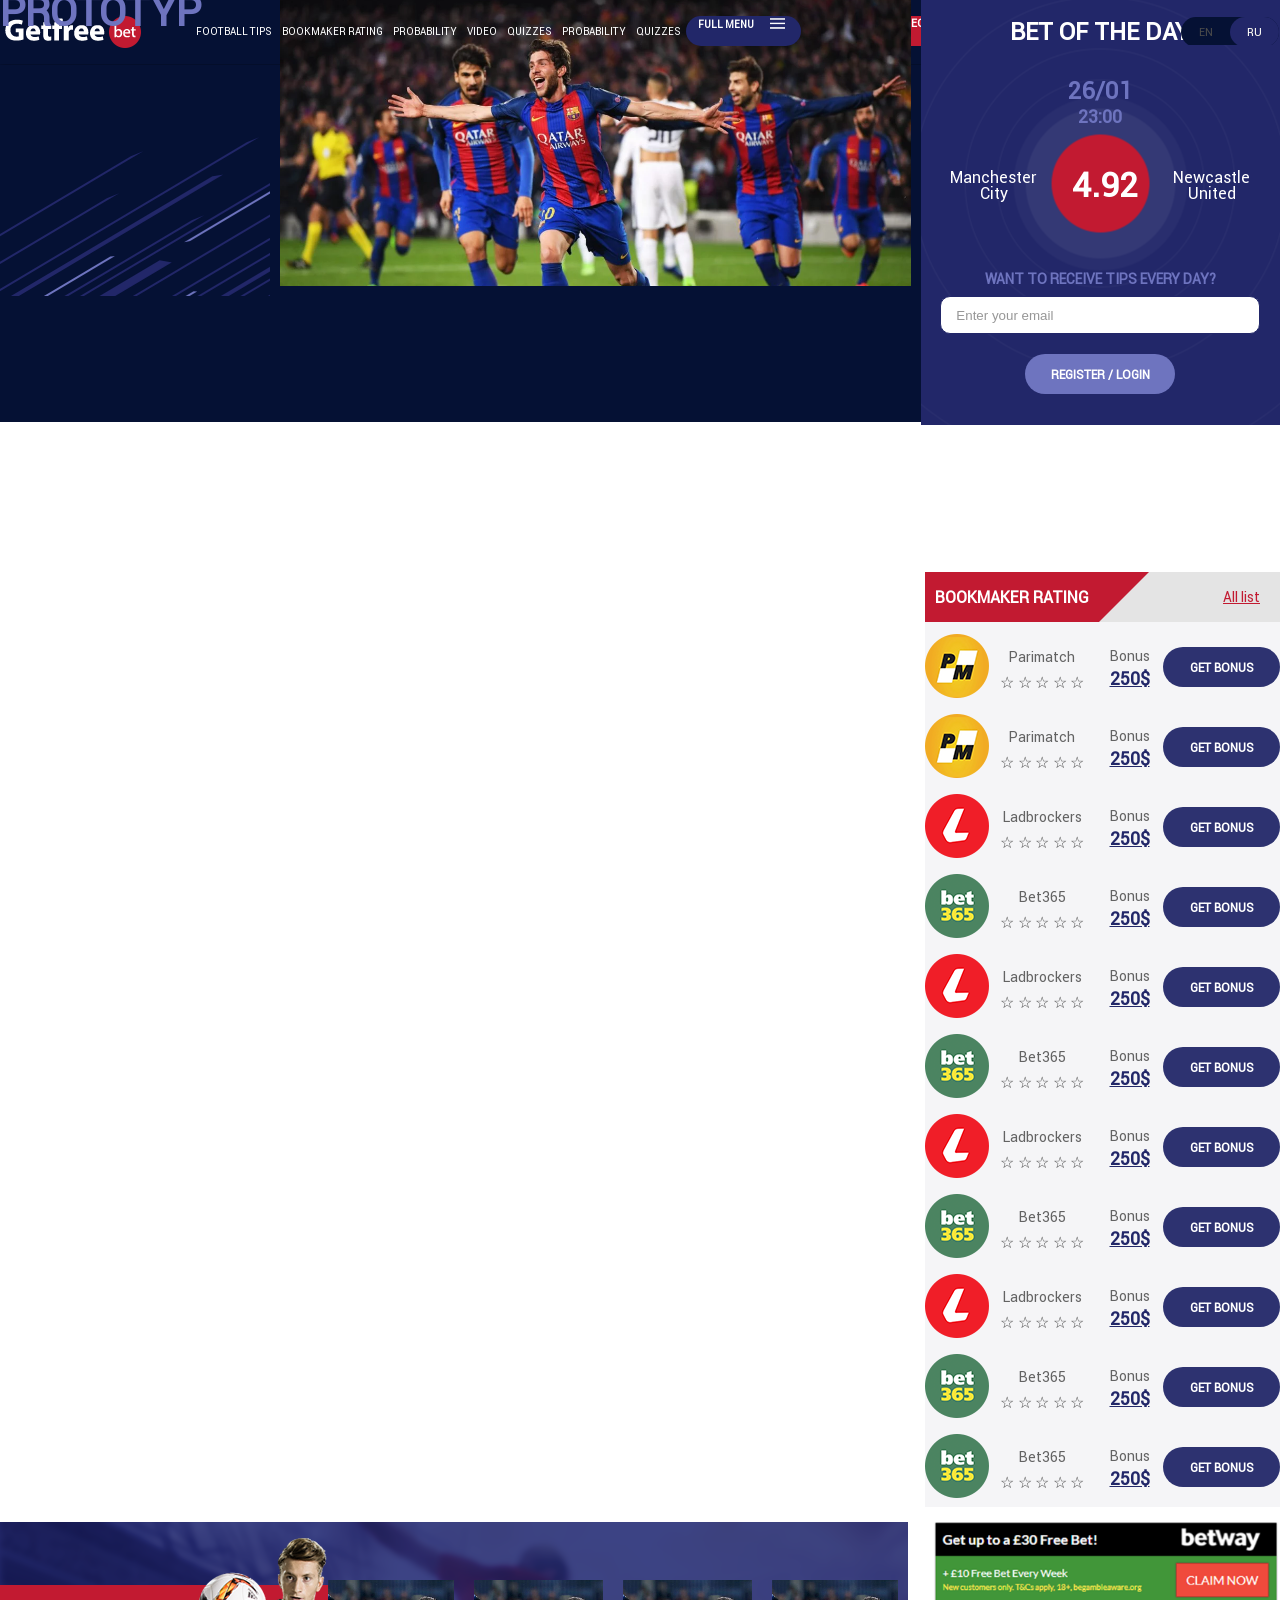
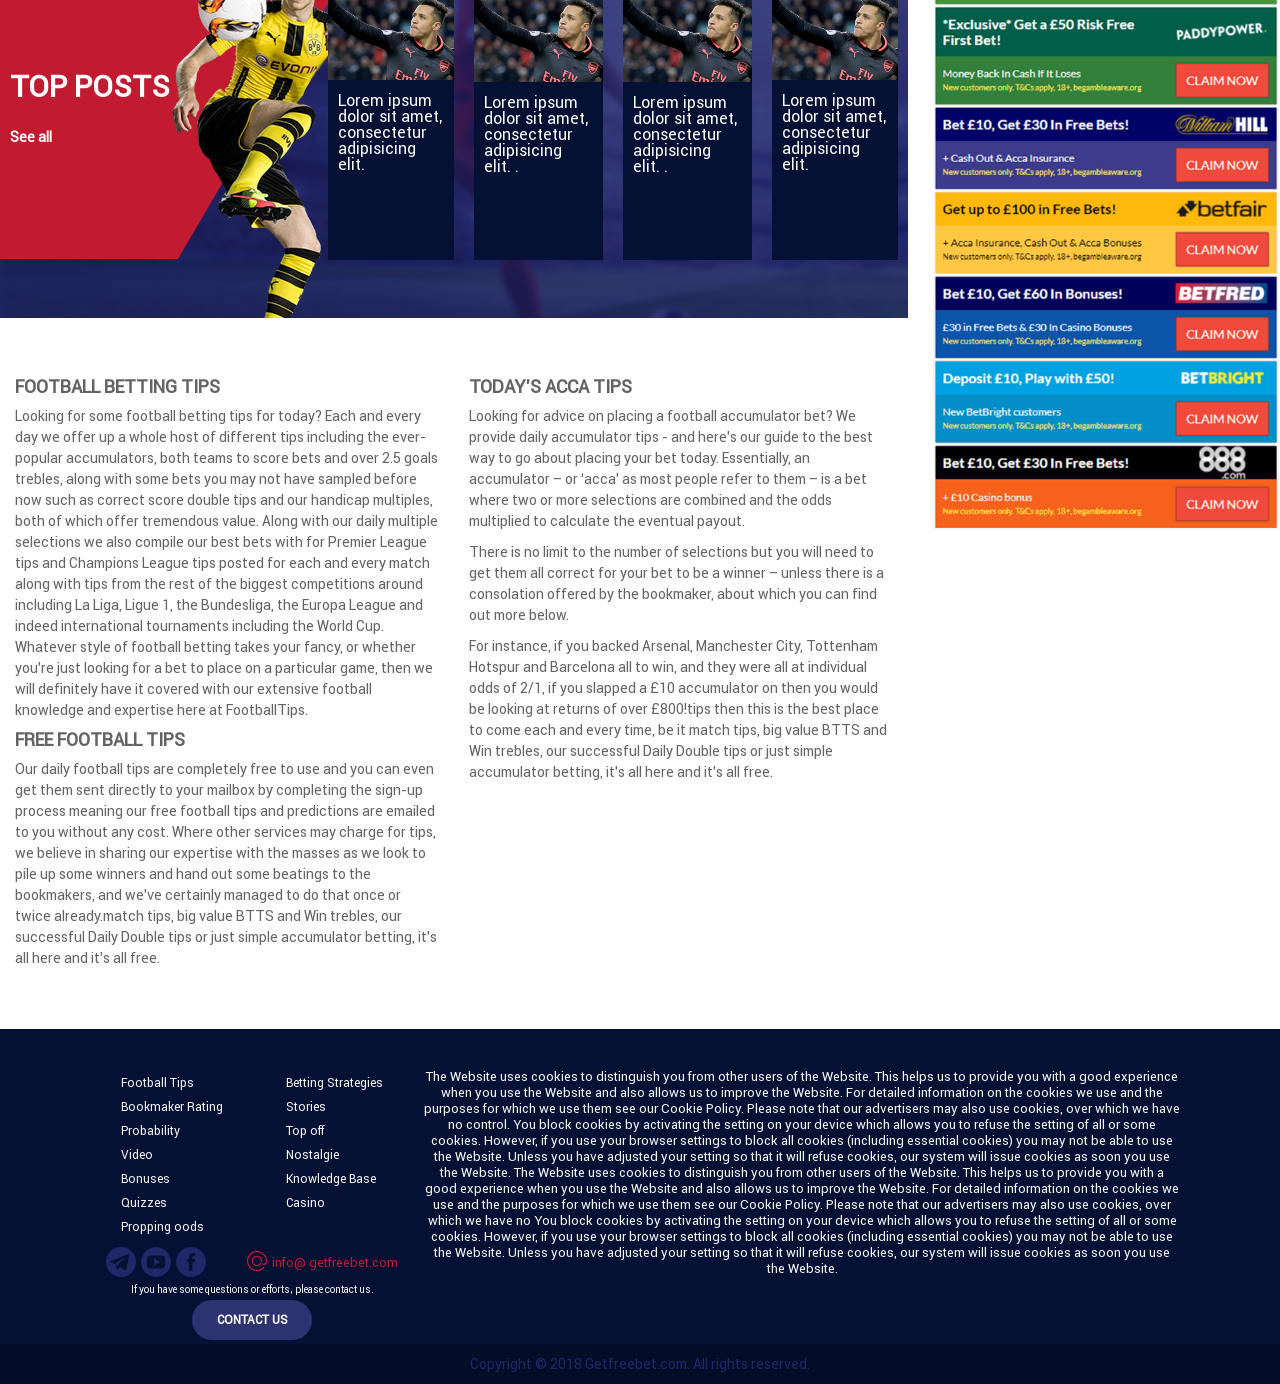
<file: app/prototyp.html>
<!DOCTYPE html>
<html lang="en" class="no-js">

    <head>
    <meta charset="UTF-8" />
    <meta http-equiv="X-UA-Compatible" content="IE=edge,chrome=1">
    <meta name="viewport" content="width=device-width, initial-scale=1.0">
    <title>GetFreeBet</title>

    <meta name="author" content="GetFreeBet" />
    <link rel="stylesheet" type="text/css" href="css/reset.css" />
    <link rel="stylesheet" type="text/css" href="css/style.css" />
    <link rel="stylesheet" type="text/css" href="css/style-media.css" />

    <script src="js/common.js"></script>
    <script type="text/javascript" src="js/modernizr.custom.04022.js"></script>

    <script src="js/modernizr.custom.17475.js"></script>
    <script type="text/javascript" src="js/jquery-1.6.4.min.js"></script>
    <script type="text/javascript" src="js/jquery-ui.min.js"></script>
</head>

<body>

    <header>
        <div class="wrapper">
            <div class="logo"></div>
            <!--

<ul  class="wrul">
<li><a href="#tips">Football Tips</a></li>
<li><a href="#bookm">Bookmaker Rating</a></li>
<li><a href="#contact">Video</a></li>
<li><a href="#about">Quizzes</a></li>
<li><a href="#contact">Betting Strategies</a></li>
<li><a href="#about">Full MENU</a>
<ul>
<li><a href="#">Услуга 1</a></li>
<li><a href="#">Длинная услуга 2</a></li>
<li><a href="#">Услуга 3</a></li>
</ul>
</li>
</ul>

-->
            <div class="navbar">
                <a class="del" href="#">Football Tips</a>
                <a class="del" href="#">Bookmaker Rating</a>
                <a class="del" href="#">Probability</a>
                <a class="del" href="#">Video</a>
                <a class="del" href="#">Quizzes</a>
                <a class="del" href="#">Probability</a>
                <a class="del" href="#">Quizzes</a>

                <div class="dropdown" id="myDropdownParent">
                    <button class="dropbtn" id="myDropdownUp" onclick="myFunction()">
                            <span>Full MENU</span>

                            <div class="fa dell"></div>

                        </button>

                    <div class="dropdown-content" id="myDropdown">

                        <div class="menuMob">
                            <a href="#">Football Tips</a>
                            <a href="#">Bookmaker Rating</a>
                            <a href="#">Video</a>
                            <a href="#">Bonuses</a>
                            <a href="#">Quizzes</a>
                            <a href="#">Betting Strategies</a>
                            <a href="#">Stories</a>
                            <a href="#">Top off</a>
                            <a href="#">Nostalgie</a>
                            <a href="#">Knowledge Base</a>
                            <a href="#">Casino</a>


                        </div>

                        <div class="deless">
                            <a href="#">Betting Strategies</a>
                            <a href="#">Dropping odds</a>
                            <a href="#">Bonuses</a>
                            <a href="#">Stories</a>
                            <a href="#">Top off</a>
                            <a href="#">Nostalgie</a>
                            <a href="#">Knowledge Base</a>
                            <a href="#">Casino</a>
                        </div>
                        <div class="wrformamenu">
                            <form class="wrforma">
                                <input type="text" id="search2" placeholder="search" required>
                                <input type="submit" value="" id="submit2">
                            </form>
                        </div>


                    </div>
                </div>
            </div>


            <div class="wrlog">
                <button class="logbtn">login/register</button>

                <div class="wrsh dell">
                    <form class="wrforma">
                        <input type="text" id="search" placeholder="search" required>
                        <input type="submit" value="" id="submit">
                    </form>


                </div>




                <div class="logsoci dell os">
                    <a href="#" target="_blank">
                        <div class="wrtelega"></div>
                    </a>
                </div>
                <div class="logsoci dell os">
                    <a href="#" target="_blank">
                        <div class="wryou"></div>
                    </a>
                </div>
                <div class="logsoci dell os">
                    <a href="#" target="_blank">
                        <div class="wrfb"></div>
                    </a>
                </div>


                <div class="wrleng dell">



                    <div class="box">
                        <input class="Switcher__checkbox sr-only" id="io" type="checkbox" checked="checked" />
                        <label class="Switcher" for="io">
                                <div class="Switcher__trigger " data-value="EN"></div>
                                <div class="Switcher__trigger" data-value="RU"></div>
                            </label>
                    </div>
                </div>

            </div>


        </div>

    </header>
    <div class="wrbanerprobab">
        <div class="banerprobab">

            <div class="lbanwr">
                <div class="wrwrwrwr">
                    <div class="wrnamepagew">
                        <div class="namewwer">
                            <h1>prototyp</h1>

                        </div>
                    </div>
                    <div class="wrlitlebaner">
                        <a href="#"></a>
                    </div>
                </div>

         





            </div>
            <div class="rban mar notthise">
                <span class="txth1"><h1>BET OF THE DAY</h1></span>
                <span class="txth1w"><h1>26/01</h1></span>
                <span class="txth4w"><h4>23:00</h4></span>
                <div class="wrtop">
                    <div class="name">Manchester City</div>
                    <div class="point">4.92</div>
                    <div class="name">Newcastle United</div>
                </div>





                <span class="txth3w"><h3>Want to receive tips every day?</h3></span>
                <form class="wrform" action="">
                    <label>
                       <input id="email" type="text" name="email" placeholder="Enter your email"/>
                    </label>


                    <input type="button" value="Register / login" class="wrbot" />
                </form>


            </div>
        </div>



    </div>


    <div class="wrbody">
        <div class="wrlcontentpro">
           
        </div>


        <div class="wrrcontent deles notthise">
            <div class="wrlineoze">
                <div class="wrtxtoz">
                    <div class="txtoze">Bookmaker Rating</div>
                    <div id="triangle-topleft"></div>
                </div>
                <div class="alllink"><a href="#">All list</a></div>

            </div>

            <div class="wrresurs">
                <div class="logores">
                    <a href="#"><img src="./img/png/pm.png" alt=""></a>
                </div>
                <div class="wrstars">
                    <div class="nameres"><a href="">Parimatch</a></div>
                    <div class="rating">
                        <span>☆</span><span>☆</span><span>☆</span><span>☆</span><span>☆</span>
                    </div>
                </div>
                <div class="wrbonus">
                    <div class="nambon">Bonus</div>
                    <div class="bonus"><a href="#">250$</a></div>

                </div>
                <button class="getbonus">get bonus</button>
            </div>


            <div class="wrresurs">
                <div class="logores">
                    <a href="#"><img src="./img/png/pm.png" alt=""></a>
                </div>
                <div class="wrstars">
                    <div class="nameres"><a href="">Parimatch</a></div>
                    <div class="rating">
                        <span>☆</span><span>☆</span><span>☆</span><span>☆</span><span>☆</span>
                    </div>
                </div>
                <div class="wrbonus">
                    <div class="nambon">Bonus</div>
                    <div class="bonus"><a href="#">250$</a></div>

                </div>
                <button class="getbonus">get bonus</button>
            </div>


            <div class="wrresurs">
                <div class="logores">
                    <a href="#"><img src="./img/png/l.png" alt=""></a>
                </div>
                <div class="wrstars">
                    <div class="nameres"><a href="">Ladbrockers</a></div>
                    <div class="rating">
                        <span>☆</span><span>☆</span><span>☆</span><span>☆</span><span>☆</span>
                    </div>
                </div>
                <div class="wrbonus">
                    <div class="nambon">Bonus</div>
                    <div class="bonus"><a href="#">250$</a></div>

                </div>
                <button class="getbonus">get bonus</button>
            </div>




            <div class="wrresurs">
                <div class="logores">
                    <a href="#"><img src="./img/png/b.png" alt=""></a>
                </div>
                <div class="wrstars">
                    <div class="nameres"><a href="">Bet365</a></div>
                    <div class="rating">
                        <span>☆</span><span>☆</span><span>☆</span><span>☆</span><span>☆</span>
                    </div>
                </div>
                <div class="wrbonus">
                    <div class="nambon">Bonus</div>
                    <div class="bonus"><a href="#">250$</a></div>

                </div>
                <button class="getbonus">get bonus</button>
            </div>

            <div class="wrresurs">
                <div class="logores">
                    <a href="#"><img src="./img/png/l.png" alt=""></a>
                </div>
                <div class="wrstars">
                    <div class="nameres"><a href="">Ladbrockers</a></div>
                    <div class="rating">
                        <span>☆</span><span>☆</span><span>☆</span><span>☆</span><span>☆</span>
                    </div>
                </div>
                <div class="wrbonus">
                    <div class="nambon">Bonus</div>
                    <div class="bonus"><a href="#">250$</a></div>

                </div>
                <button class="getbonus">get bonus</button>
            </div>


            <div class="wrresurs">
                <div class="logores">
                    <a href="#"><img src="./img/png/b.png" alt=""></a>
                </div>
                <div class="wrstars">
                    <div class="nameres"><a href="">Bet365</a></div>
                    <div class="rating">
                        <span>☆</span><span>☆</span><span>☆</span><span>☆</span><span>☆</span>
                    </div>
                </div>
                <div class="wrbonus">
                    <div class="nambon">Bonus</div>
                    <div class="bonus"><a href="#">250$</a></div>

                </div>
                <button class="getbonus">get bonus</button>
            </div>

            <div class="wrresurs">
                <div class="logores">
                    <a href="#"><img src="./img/png/l.png" alt=""></a>
                </div>
                <div class="wrstars">
                    <div class="nameres"><a href="">Ladbrockers</a></div>
                    <div class="rating">
                        <span>☆</span><span>☆</span><span>☆</span><span>☆</span><span>☆</span>
                    </div>
                </div>
                <div class="wrbonus">
                    <div class="nambon">Bonus</div>
                    <div class="bonus"><a href="#">250$</a></div>

                </div>
                <button class="getbonus">get bonus</button>
            </div>



            <div class="wrresurs">
                <div class="logores">
                    <a href="#"><img src="./img/png/b.png" alt=""></a>
                </div>
                <div class="wrstars">
                    <div class="nameres"><a href="">Bet365</a></div>
                    <div class="rating">
                        <span>☆</span><span>☆</span><span>☆</span><span>☆</span><span>☆</span>
                    </div>
                </div>
                <div class="wrbonus">
                    <div class="nambon">Bonus</div>
                    <div class="bonus"><a href="#">250$</a></div>

                </div>
                <button class="getbonus">get bonus</button>
            </div>


            <div class="wrresurs">
                <div class="logores">
                    <a href="#"><img src="./img/png/l.png" alt=""></a>
                </div>
                <div class="wrstars">
                    <div class="nameres"><a href="">Ladbrockers</a></div>
                    <div class="rating">
                        <span>☆</span><span>☆</span><span>☆</span><span>☆</span><span>☆</span>
                    </div>
                </div>
                <div class="wrbonus">
                    <div class="nambon">Bonus</div>
                    <div class="bonus"><a href="#">250$</a></div>

                </div>
                <button class="getbonus">get bonus</button>
            </div>




            <div class="wrresurs">
                <div class="logores">
                    <a href="#"><img src="./img/png/b.png" alt=""></a>
                </div>
                <div class="wrstars">
                    <div class="nameres"><a href="">Bet365</a></div>
                    <div class="rating">
                        <span>☆</span><span>☆</span><span>☆</span><span>☆</span><span>☆</span>
                    </div>
                </div>
                <div class="wrbonus">
                    <div class="nambon">Bonus</div>
                    <div class="bonus"><a href="#">250$</a></div>

                </div>
                <button class="getbonus">get bonus</button>
            </div>



            <div class="wrresurs">
                <div class="logores">
                    <a href="#"><img src="./img/png/b.png" alt=""></a>
                </div>
                <div class="wrstars">
                    <div class="nameres"><a href="">Bet365</a></div>
                    <div class="rating">
                        <span>☆</span><span>☆</span><span>☆</span><span>☆</span><span>☆</span>
                    </div>
                </div>
                <div class="wrbonus">
                    <div class="nambon">Bonus</div>
                    <div class="bonus"><a href="#">250$</a></div>

                </div>
                <button class="getbonus">get bonus</button>
            </div>


            <div class="wrrcontent1 ">
                <img src="./img/png/rec.png" alt="">
            </div>




        </div>




    </div>


    </div>

    <div class="wrbody">
        <div class="rban mar opas2">
            <span class="txth1"><h1>BET OF THE DAY</h1></span>
            <span class="txth1w"><h1>26/01</h1></span>
            <span class="txth4w"><h4>23:00</h4></span>
            <div class="wrtop">
                <div class="name">Manchester City</div>
                <div class="point">4.92</div>
                <div class="name">Newcastle United</div>
            </div>





            <span class="txth3w"><h3>Want to receive tips every day?</h3></span>
            <form class="wrform" action="">
                <label>
                    <input id="email" type="text" name="email" placeholder="Enter your email"/>
                </label>


                <input type="button" value="Register / login" class="wrbot" />
            </form>


        </div>

        <div class="wrlcontent2">
            <div class="wrwrtoppost">
                <div class="wrtexttop">
                    <div class="txtoze2">Top posts</div>


                    <div class="alllink2"><a href="#">See all</a></div>

                </div>
                <div class="wrwrwr">
                    <div class="wrtopnews">
                        <a href="#">
                            <img src="./img/png/toppost.png" alt="">
                            <div class="txtetop">Lorem ipsum dolor sit amet, consectetur adipisicing elit.</div>
                        </a>
                    </div>
                    <div class="wrtopnews">
                        <a href="#">
                            <img src="./img/png/toppost.png" alt="">
                            <div class="txtetop">Lorem ipsum dolor sit amet, consectetur adipisicing elit. .</div>
                        </a>
                    </div>
                    <div class="wrtopnews ">
                        <a href="#">
                            <img src="./img/png/toppost.png" alt="">
                            <div class="txtetop">Lorem ipsum dolor sit amet, consectetur adipisicing elit. .</div>
                        </a>
                    </div>
                    <div class="wrtopnews ">
                        <a href="#">
                            <img src="./img/png/toppost.png" alt="">
                            <div class="txtetop">Lorem ipsum dolor sit amet, consectetur adipisicing elit.</div>
                        </a>
                    </div>

                </div>


            </div>


            <div class="opas2">
                <div class="wrrcontent">
                    <div class="wrlineoze">
                        <div class="wrtxtoz">
                            <div class="txtoze">Bookmaker Rating</div>
                            <div id="triangle-topleft"></div>
                        </div>
                        <div class="alllink"><a href="#">All list</a></div>

                    </div>


                    <div class="wrresurs">
                        <div class="logores">
                            <a href="#"><img src="./img/png/pm.png" alt=""></a>
                        </div>
                        <div class="wrstars">
                            <div class="nameres"><a href="">Parimatch</a></div>
                            <div class="rating">
                                <span>☆</span><span>☆</span><span>☆</span><span>☆</span><span>☆</span>
                            </div>
                        </div>
                        <div class="wrbonus">
                            <div class="nambon">Bonus</div>
                            <div class="bonus"><a href="#">250$</a></div>

                        </div>
                        <button class="getbonus">get bonus</button>
                    </div>



                    <div class="wrresurs">
                        <div class="logores">
                            <a href="#"><img src="./img/png/b.png" alt=""></a>
                        </div>
                        <div class="wrstars">
                            <div class="nameres"><a href="">Bet365</a></div>
                            <div class="rating">
                                <span>☆</span><span>☆</span><span>☆</span><span>☆</span><span>☆</span>
                            </div>
                        </div>
                        <div class="wrbonus">
                            <div class="nambon">Bonus</div>
                            <div class="bonus"><a href="#">250$</a></div>

                        </div>
                        <button class="getbonus">get bonus</button>
                    </div>






                    <div class="wrresurs">
                        <div class="logores">
                            <a href="#"><img src="./img/png/l.png" alt=""></a>
                        </div>
                        <div class="wrstars">
                            <div class="nameres"><a href="">Ladbrockers</a></div>
                            <div class="rating">
                                <span>☆</span><span>☆</span><span>☆</span><span>☆</span><span>☆</span>
                            </div>
                        </div>
                        <div class="wrbonus">
                            <div class="nambon">Bonus</div>
                            <div class="bonus"><a href="#">250$</a></div>

                        </div>
                        <button class="getbonus">get bonus</button>
                    </div>
                </div>
                <div class="opas2">
                    <div class="werrec">

                        <a href="#" target="_blank"><img src="../app/img/png/re.jpg" alt=""></a>
                    </div>
                </div>





            </div>


            <div class="wrlcontent3">
                <div class="wr50ps text">
                    <p>
                        <h1> Football betting tips</h1>
                    </p>

                    <p>
                        <h2>
                            Looking for some football betting tips for today? Each and every day we offer up a whole host of different tips including the ever-popular accumulators, both teams to score bets and over 2.5 goals trebles, along with some bets you may not have sampled before now such as correct score double tips and our handicap multiples, both of which offer tremendous value. Along with our daily multiple selections we also compile our best bets with for Premier League tips and Champions League tips posted for each and every match along with tips from the rest of the biggest competitions around including La Liga, Ligue 1, the Bundesliga, the Europa League and indeed international tournaments including the World Cup. Whatever style of football betting takes your fancy, or whether you’re just looking for a bet to place on a particular game, then we will definitely have it covered with our extensive football knowledge and expertise here at FootballTips.</h2>
                    </p>
                    <p>
                        <h1>
                            Free football tips</h1>
                    </p>

                    <p>
                        <h2>
                            Our daily football tips are completely free to use and you can even get them sent directly to your mailbox by completing the sign-up process meaning our free football tips and predictions are emailed to you without any cost. Where other services may charge for tips, we believe in sharing our expertise with the masses as we look to pile up some winners and hand out some beatings to the bookmakers, and we’ve certainly managed to do that once or twice already.match tips, big value BTTS and Win trebles, our successful Daily Double tips or just simple accumulator betting, it’s all here and it’s all free.</h2>
                    </p>
                </div>
                <div class="wr50ps text">




                    <p>
                        <h1> Today's ACCA Tips</h1>
                    </p>



                    <p>
                        <h2>Looking for advice on placing a football accumulator bet? We provide daily accumulator tips - and here’s our guide to the best way to go about placing your bet today. Essentially, an accumulator – or ‘acca’ as most people refer to them – is a bet where two or more selections are combined and the odds multiplied to calculate the eventual payout.</h2>
                    </p>
                    <p>
                        <h2>There is no limit to the number of selections but you will need to get them all correct for your bet to be a winner – unless there is a consolation offered by the bookmaker, about which you can find out more below.</h2>
                    </p>

                    <p>
                        <h2>For instance, if you backed Arsenal, Manchester City, Tottenham Hotspur and Barcelona all to win, and they were all at individual odds of 2/1, if you slapped a £10 accumulator on then you would be looking at returns of over £800!tips then this is the best place to come each and every time, be it match tips, big value BTTS and Win trebles, our successful Daily Double tips or just simple accumulator betting, it’s all here and it’s all free.</h2>
                    </p>

                </div>








            </div>
        </div>

        <div class="wrrcontent del">
            <img src="./img/png/rec.png" alt="">
        </div>
    </div>




    <script>
        function myFunction() {
            document.getElementById("myDropdown").classList.toggle("show");
            document.getElementById("myDropdownUp").classList.toggle("borderK");
            document.getElementById("myDropdownUp").getElementsByTagName("DIV")[0].classList.toggle("closeX");

            if (document.getElementById("myDropdownUp").getElementsByTagName("SPAN")[0].innerHTML != "HIDE") {
                document.getElementById("myDropdownUp").getElementsByTagName("SPAN")[0].innerHTML = "HIDE";
            } else {
                document.getElementById("myDropdownUp").getElementsByTagName("SPAN")[0].innerHTML = "Full MENU";
            }

        }

        document.addEventListener("click", (evt2) => {
            const flyoutElement = document.getElementById("myDropdownUp");
            const flyoutElement2 = document.getElementById("myDropdown");
            let targetElement = evt.target;

            do {
                if (targetElement == flyoutElement || targetElement == flyoutElement2) {
                    return;
                }
                // Go up the DOM
                targetElement = targetElement.parentNode;
            } while (targetElement);


            var myDropdown = document.getElementById("myDropdown");
            if (myDropdown.classList.contains('show')) {
                myDropdown.classList.remove('show');
            }
            var myDropdown = document.getElementById("myDropdownUp");
            if (myDropdown.classList.contains('borderK')) {
                myDropdown.classList.remove('borderK');
            }
            var myDropdown = document.getElementById("myDropdownUp").getElementsByTagName("DIV")[0];
            if (myDropdown.classList.contains('closeX')) {
                myDropdown.classList.remove('closeX');
            }

            if (document.getElementById("myDropdownUp").getElementsByTagName("SPAN")[0].innerHTML != "HIDE") {
                document.getElementById("myDropdownUp").getElementsByTagName("SPAN")[0].innerHTML = "HIDE";
            } else {
                document.getElementById("myDropdownUp").getElementsByTagName("SPAN")[0].innerHTML = "Full MENU";
            }

        });
    </script>



    <footer>
        <div class="wrapfoot">
            <div class="wrwewl"></div>
            <div class="wrfoot">
                <div class="foot">
                    <div class="wrf30">
                        <div class="wrlimenu">
                            <ul>
                                <li><a href="">Football Tips</a></li>
                                <li><a href=""> Bookmaker Rating</a></li>
                                <li><a href=""> Probability</a></li>
                                <li><a href="">Video</a></li>
                                <li><a href="">Bonuses</a></li>
                                <li><a href=""> Quizzes</a></li>
                                <li><a href="">  Propping oods</a></li>

                            </ul>

                            <ul>
                                <li><a href="">Betting Strategies</a></li>
                                <li><a href="">Stories</a></li>
                                <li><a href="">  Top off</a></li>
                                <li><a href="">Nostalgie</a></li>
                                <li><a href="">Knowledge Base</a></li>
                                <li><a href=""> Casino</a></li>


                            </ul>
                        </div>
                        <div class="wrwrsos">
                            <div class="wrsos">

                                <div class="logsoci">
                                    <a href="#" target="_blank">
                                        <div class="wrtelega"></div>
                                    </a>
                                </div>
                                <div class="logsoci">
                                    <a href="#" target="_blank">
                                        <div class="wryou"></div>
                                    </a>
                                </div>
                                <div class="logsoci">
                                    <a href="#" target="_blank">
                                        <div class="wrfb"></div>
                                    </a>
                                </div>
                                <div class="wrleng02 ">




                                    <div class="box">
                                        <input class="Switcher__checkbox sr-only" id="io2" type="checkbox" checked="checked" />
                                        <label class="Switcher" for="io2">
                                        <div class="Switcher__trigger " data-value="EN"></div>
                                        <div class="Switcher__trigger" data-value="RU"></div>
                                    </label>
                                    </div>
                                </div>
                            </div>
                            <div class="wrmailwr"><img src="img/at-1.png" srcset="img/at-1@2x.png 2x,
                            img/at-1@3x.png 3x" class="at-1">
                                <div class="info-getfreebetcom"><a href="#" mailto="info@ getfreebet.com">info@ getfreebet.com</a></div>
                            </div>

                        </div>
                        <div class="wrwrend">
                            <span class="contact-us del">If you have some questions or efforts, please contact us.</span>
                            <button class="getbonus">Contact us</button>
                        </div>

                    </div>
                    <div class="wrf70">The Website uses cookies to distinguish you from other users of the Website. This helps us to provide you with a good experience when you use the Website and also allows us to improve the Website. For detailed information on the cookies we use and the purposes for which we use them see our Cookie Policy. Please note that our advertisers may also use cookies, over which we have no control. You block cookies by activating the setting on your device which allows you to refuse the setting of all or some cookies. However, if you use your browser settings to block all cookies (including essential cookies) you may not be able to use the Website. Unless you have adjusted your setting so that it will refuse cookies, our system will issue cookies as soon you use the Website. The Website uses cookies to distinguish you from other users of the Website. This helps us to provide you with a good experience when you use the Website and also allows us to improve the Website. For detailed information on the cookies we use and the purposes for which we use them see our Cookie Policy. Please note that our advertisers may also use cookies, over which we have no You block cookies by activating the setting on your device which allows you to refuse the setting of all or some cookies. However, if you use your browser settings to block all cookies (including essential cookies) you may not be able to use the Website. Unless you have adjusted your setting so that it will refuse cookies, our system will issue cookies as soon you use the Website.</div>
                </div>
            </div>
            <div class="wrwewr"></div>
        </div>
        <div class="wrcopy">Copyright © 2018 Getfreebet.com. All rights reserved.</div>

    </footer>


</body>
<script src="js/classie.js"></script>

<script src="js/common.js"></script>
<script type="text/javascript" src="js/jquery-1.6.4.min.js"></script>
<script type="text/javascript" src="js/jquery-ui.min.js"></script>


</html>
</file>
<file: app/css/style.css>
@font-face {
    font-family: "Roboto-Regular";
    src: url("../fonts/Roboto/Roboto-Regular.ttf") format("truetype");
    font-weight: 300;
    font-style: normal;
}


/*
@font-face {
font-family: "OpenSans";
src: url("../fonts/Open_Sans/OpenSans-Bold.ttf") format("truetype");
font-weight: 700;
font-style: normal;
}

@font-face {
font-family: "OpenSans";
src: url("../fonts/Open_Sans/OpenSans.ttf") format("truetype");
font-weight: 400;
font-style: normal;
}
*/

body {
    margin: 0;
    font-size: 16px;
    transition: 0.3s;
    position: relative;
    overflow-x: hidden;
    overflow-y: auto;
    font-weight: 400;
    font-family: "Roboto-Regular";
}

* {
    box-sizing: border-box;
}

a {
    display: inline-block;
}

h1,
h2,
h3,
h4,
h5,
h6 {
    margin: 0;
    font-weight: 400;
}

div {
    color: #4a4a4a;
}

.btn {
    text-decoration: none;
    text-transform: uppercase;
    background: linear-gradient(158deg, #ff3345 0%, #cb0120 100%);
    color: #fff;
    outline: none;
    border: none;
    height: 49px;
    line-height: 49px;
    text-align: center;
    font-family: "RobotoLight", sans-serif;
    font-size: 10px;
    cursor: pointer;
    transition: 0.2s;
    padding: 0 30px;
    border-radius: 28px;
    display: inline-block;
    width: 214px;
    box-shadow: 0 0 50px rgba(255, 51, 69, 0);
}

.btn:hover,
.btn:focus,
.btn:active {
    box-shadow: 0 0 50px rgba(255, 51, 69, 0.6);
}

table {
    width: 100%;
}

table,
tr,
td,
th {
    transition: 0.1s;
    border-collapse: collapse;
    border: none;
}

ul {
    list-style-type: none;
    margin: 0;
    padding: 0;
}

ul li {
    margin: 0;
    padding: 0;
}

.img {
    background-position: center;
    background-repeat: no-repeat;
}

.input {
    width: 100%;
    border: none;
    border-bottom: 3px solid #d8d8d8;
    text-align: center;
    line-height: 30px;
    letter-spacing: 3px;
    font-family: "Roboto", sans-serif;
    font-size: 14px;
    color: #979797;
}

.input:focus {
    outline: none;
}

.textarea {
    width: 100%;
    border-bottom-right-radius: 20px;
    border: 2px solid #979797;
    height: 300px;
    margin-top: 85px;
    resize: none;
    padding: 15px 25px;
    color: #979797;
    letter-spacing: 2px;
    font-size: 12px;
    font-family: "Roboto", sans-serif;
    line-height: 1.5;
}

.textarea:focus {
    outline: none;
}

::-webkit-input-placeholder {
    color: #979797;
}

::-moz-placeholder {
    color: #979797;
}


/* Firefox 19+ */

:-moz-placeholder {
    color: #979797;
}


/* Firefox 18- */

:-ms-input-placeholder {
    color: #979797;
}

:focus::-webkit-input-placeholder {
    color: transparent
}

:focus::-moz-placeholder {
    color: transparent
}

:focus:-moz-placeholder {
    color: transparent
}

:focus:-ms-input-placeholder {
    color: transparent
}

.toggle-mnu {
    display: none;
    width: 28px;
    height: 28px;
    margin-top: 9px;
    position: absolute;
    right: 17px;
    top: 17px;
}

.toggle-mnu span:after,
.toggle-mnu span:before {
    content: "";
    position: absolute;
    left: 0;
    top: 9px;
}

.toggle-mnu span:after {
    top: 18px
}

.toggle-mnu span {
    position: relative;
    display: block
}

.toggle-mnu span,
.toggle-mnu span:after,
.toggle-mnu span:before {
    width: 100%;
    height: 2px;
    background-color: #000;
    transition: all 0.3s;
    backface-visibility: hidden;
    border-radius: 2px;
}

.toggle-mnu.on span {
    background-color: transparent;
}

.toggle-mnu.on span:before {
    transform: rotate(45deg) translate(-1px, 0px);
}

.toggle-mnu.on span:after {
    transform: rotate(-45deg) translate(6px, -7px);
}

.container {
    width: 100%;
    max-width: 1170px;
    padding: 0 15px;
    margin: 0 auto;
}

.flex {
    display: -webkit-flex;
    display: -moz-flex;
    display: -ms-flex;
    display: -o-flex;
    display: flex;
    -webkit-flex-wrap: wrap;
    -moz-flex-wrap: wrap;
    -ms-flex-wrap: wrap;
    -o-flex-wrap: wrap;
    flex-wrap: wrap;
}


/*********gv*************/

.wrheadline {
    width: 100%;
    height: 60px;
    background-color: #272b34;
    font-family: "Helvetica";
    position: relative;
}

.headline {
    width: 100%;
    height: 20px;
    margin: 10px 0px;
    position: absolute;
}

header {
    width: 100%;
    height: 65px;
    background-color: #051134;
    display: block;
    box-shadow: 0px 1px 6px 0 rgba(0, 0, 0, 0.34);
}

.wrapper {
    margin: 0 auto;
    max-width: 1890px;
    height: 64px;
    /*    border: 1px solid red;*/
    display: -webkit-flex;
    display: -moz-flex;
    display: -ms-flex;
    display: -o-flex;
    display: flex;
    -webkit-flex-wrap: wrap;
    -moz-flex-wrap: wrap;
    -ms-flex-wrap: wrap;
    -o-flex-wrap: wrap;
    flex-wrap: wrap;
    flex-direction: row;
    justify-content: space-between;
    box-shadow: 0px 1px 6px 0 rgba(0, 0, 0, 0.34);
}

.logo {
    background-image: url(../img/logo/logof.png);
    margin: 16px 5px;
    width: 136px;
    height: 32px;
    /*    border: 1px solid red;*/
}

.navbar {
    position: relative;
    width: auto;
    margin: 16px 0px;
    font-family: "Roboto-Regular";
}

.navbar a {
    float: left;
    font-size: 12px;
    color: white;
    text-align: center;
    padding: 0px 10px;
    text-decoration: none;
    line-height: 31px;
    font-weight: 800;
    text-transform: uppercase;
    cursor: pointer;
}

.dropdown-content a {
    float: left;
    font-size: 12px;
    color: white;
    text-align: center;
    padding: 0px 10px;
    text-decoration: none;
    line-height: 30px;
    font-weight: 400;
    text-transform: uppercase;
    cursor: pointer;
}

.dropdown {
    float: left;
    overflow: hidden;
}

.dropdown .dropbtn {
    width: 136px;
    height: 30px;
    background: #222769;
    border-radius: 15px;
    text-transform: uppercase;
    cursor: pointer;
    font-size: 12px;
    /* line-height: 62px; */
    font-weight: 800;
    border: none;
    outline: none;
    color: white;
    padding: 0px 18px;
    /* background-color: inherit; */
    font-family: inherit;
    margin: 0;
    display: flex;
    flex-direction: row;
    justify-content: center;
}

.navbar a:hover {
    color: #c21a31;
    font-weight: 800;
}


/*.dropdown:active .dropbtn,
.dropbtn:focus {
    color: #ffffff;
    font-weight: 800;
    border-radius: 15px 15px 0px 0px;
} */

.dropdown-content {
    width: auto;
    display: none;
    position: absolute;
    background-color: #222769;
    min-width: 690px;
    height: 50px;
    z-index: 1;
    top: 0px;
    right: 0;
    top: 30px;
    /* display: flex; */
    justify-content: center;
    padding: 10px;
    /* margin: 0 auto; */
}

.dropdown-content a {
    color: #f5f5f7;
    font-size: 10px;
}

.dropdown-content a:hover {
    color: #c21a31;
    font-weight: 800;
}

.show {
    display: block;
}

.fa {
    background-image: url(../img/png/menu.png);
    margin: 0px 4px 0px 16px;
    width: 15px;
    height: 14px;
    background-size: cover;
}

.wrlog {
    height: 32px;
    margin: 16px 0px;
    display: flex;
    flex-direction: row;
}

.logbtn {
    padding: 0 5px;
    /* width: 133px; */
    height: 30px;
    background: #c21a31;
    border-radius: 20px;
    text-transform: uppercase;
    cursor: pointer;
    font-size: 11px;
    /* line-height: 62px; */
    font-weight: 800;
    border: none;
    outline: none;
    color: white;
    padding: 0px 30px;
    /* background-color: inherit; */
    font-family: inherit;
    margin: 0px 7px;
    display: flex;
    flex-direction: row;
}

.logbtn:hover {
    -webkit-box-shadow: inset 1px 1px 33px -8px rgba(0, 0, 0, 0.9);
    -moz-box-shadow: inset 1px 1px 33px -8px rgba(0, 0, 0, 0.9);
    box-shadow: inset 1px 1px 33px -8px rgba(0, 0, 0, 0.9);
}

.getbtn {
    text-align: center;
    padding: 0 5px;
    width: 150px;
    height: 40px;
    background: #c21a31;
    border-radius: 15px;
    text-transform: uppercase;
    cursor: pointer;
    font-size: 12px;
    /* line-height: 62px; */
    font-weight: 800;
    border: none;
    outline: none;
    color: white;
    /* padding: 0px 30px; */
    /* background-color: inherit; */
    font-family: inherit;
    margin: 40px 0px;
    /* display: flex; */
    /* flex-direction: row; */
    text-align: center;
}

.getbtn:hover {
    -webkit-box-shadow: inset 1px 1px 33px -8px rgba(0, 0, 0, 0.9);
    -moz-box-shadow: inset 1px 1px 33px -8px rgba(0, 0, 0, 0.9);
    box-shadow: inset 1px 1px 33px -8px rgba(0, 0, 0, 0.9);
}


/*


search { 
    width: 180px;
    margin:3px; 
    background: url('search.png') no-repeat 8px 6px; 
}
.rounded { 
    border-radius:15px; 
    -moz-border-radius:15px; 
    -webkit-border-radius:15px; 
}
.wrsearch{
    width: 100px;
    height: 30px;
    border: 1px solid #222769;
    border-radius: 20px;
}*/

.wrforma {
    display: flex;
}

#submit {
    background-color: #222769;
    display: flex;
    background-image: url(../img/search-copy.png);
    /* padding: 5px; */
    background-position: center;
    background-size: auto;
    background-repeat: no-repeat;
    display: flex;
    width: 44px;
    height: 29px;
    border-radius: 20px;
    border: none;
    justify-content: center;
    text-align: center;
    cursor: pointer;
    border: 1px solid #222769;
}

#search {
    display: block;
    width: calc(100% - 45px);
    height: 25px;
    margin: 2px;
    border: none;
    border-radius: 20px 0px 0px 20px;
    padding-left: 10px;
    background: none;
    color: #fff;
}

#submit:hover {
    background-color: #6e74bf;
    border: 1px solid #222769;
}

.wrsh {
    margin: 0px 30px;
    display: flex;
    flex-direction: row;
    width: 180px;
    height: 30px;
    border: 1px solid #222769;
    border-radius: 20px;
}

input,
textarea {
    outline: none;
}

input:active,
textarea:active {
    outline: none;
}

:focus {
    outline: none;
}

textarea {
    resize: none;
}

textarea {
    resize: vertical;
}

textarea {
    resize: horizontal;
}

.getbtn2 {
    text-align: center;
    padding: 0 5px;
    width: 150px;
    height: 40px;
    background: #c21a31;
    border-radius: 20px;
    text-transform: uppercase;
    cursor: pointer;
    font-size: 12px;
    /* line-height: 62px; */
    font-weight: 800;
    border: none;
    outline: none;
    color: white;
    /* padding: 0px 30px; */
    /* background-color: inherit; */
    font-family: inherit;
    margin: 45px 20px;
    /* display: flex; */
    /* flex-direction: row; */
    text-align: center;
}

.getbtn2:hover {
    -webkit-box-shadow: inset 1px 1px 33px -8px rgba(0, 0, 0, 0.9);
    -moz-box-shadow: inset 1px 1px 33px -8px rgba(0, 0, 0, 0.9);
    box-shadow: inset 1px 1px 33px -8px rgba(0, 0, 0, 0.9);
}

.search {
    border: 1px solid #D4D4D4 !important;
    -webkit-border-top-left-radius: 3px !important;
    -webkit-border-bottom-left-radius: 3px !important;
    -moz-border-radius-topleft: 3px !important;
    -moz-border-radius-bottomleft: 3px !important;
    border-top-left-radius: 3px !important;
    border-bottom-left-radius: 3px !important;
    background: #EEEEEE !important;
    -webkit-border-top-right-radius: 0px !important;
    -webkit-border-bottom-right-radius: 0px !important;
    -moz-border-radius-topright: 0px !important;
    -moz-border-radius-bottomright: 0px !important;
    border-top-right-radius: 0px !important;
    border-bottom-right-radius: 0px !important;
    color: #9A9A9A !important;
    width: 200px;
    height: 26px !important;
    padding-left: 5px !important;
    padding: 0;
    margin: 0 !important;
    -webkit-box-sizing: border-box;
    -moz-box-sizing: border-box;
    box-sizing: border-box;
}

.searchbu {
    width: 31px !important;
    height: 26px !important;
    border: none !important;
    cursor: pointer !important;
    position: absolute !important;
    margin-left: -10px;
    -webkit-border-radius: 0px !important;
    -moz-border-radius: 0px !important;
    border-radius: 0px !important;
}

.search,
input[type="text"]:focus {
    outline: none;
}


/*
.logsoci
    opacity: 0.35;
    cursor: pointer;
    margin: 0px 2px;

.logsoci:hover{
    opacity: 1;
    cursor: pointer;
    transition: 1s;
}
*/

.wrtelega {
    background-image: url(../img/png/t.png);
    height: 30px;
    width: 30px;
    background-size: cover;
    background-repeat: no-repeat;
    transform: 1s;
    margin-right: 5px;
}

.wrtelega:hover {
    background-image: url(../img/png/ta.png);
    height: 30px;
    width: 30px;
    background-size: cover;
    background-repeat: no-repeat;
    transform: 1s;
}

.wryou {
    background-image: url(../img/png/y.png);
    height: 30px;
    width: 30px;
    background-size: cover;
    background-repeat: no-repeat;
    transform: 1s;
    margin-right: 5px;
}

.wryou:hover {
    background-image: url(../img/png/ya.png);
    height: 30px;
    width: 30px;
    background-size: cover;
    background-repeat: no-repeat;
    transform: 1s;
}

.wrfb {
    background-image: url(../img/png/f.png);
    height: 30px;
    width: 30px;
    background-size: cover;
    background-repeat: no-repeat;
    transform: 1s;
    margin-right: 5px;
}

.wrfb:hover {
    background-image: url(../img/png/fa.png);
    height: 30px;
    width: 30px;
    background-size: cover;
    background-repeat: no-repeat;
    transform: 1s;
}

.wrleng {
    margin: 0px 30px;
    display: flex;
    flex-direction: row;
    width: 100px;
    height: 30px;
    border: 1px solid #222769;
    border-radius: 20px;
}

.lengon {
    width: 50px;
    height: 30px;
    border-radius: 20px;
    /* background-color: #222769; */
    /* top: -1px; */
    /* left: -1px; */
    position: relative;
    cursor: pointer;
}

.lengon>a:hover {
    background-color: #6e74bf;
    cursor: pointer;
    border-radius: 20px;
}

.lengon>a {
    line-height: 30px;
    text-align: center;
    width: 50px;
    cursor: pointer;
    font-size: 11px;
    font-weight: 800;
    color: white;
    text-decoration: none;
}

.lengoff>a {
    line-height: 30px;
    text-align: center;
    width: 50px;
    cursor: pointer;
    font-size: 11px;
    font-weight: 800;
    color: rgba(255, 255, 255, 0.55);
    text-decoration: none;
}


/*************************/

.wrbaner {
    background-image: url(../img/png/ban2.png);
    width: 100%;
    height: 540px;
    background-size: cover;
}

.baner {
    max-width: 1890px;
    margin: 0 auto;
    height: 540px;
    display: flex;
    flex-direction: row;
    align-items: flex-end;
    /*    border: 1px solid red;*/
}

#triangle-topright {
    width: 0;
    height: 0;
    border-top: 60px solid #051134;
    border-left: 35px solid transparent;
}

.lban {
    /*       border: 1px solid red;*/
    height: 540px;
    flex-grow: 12;
    flex-shrink: 3;
    flex basis: 30em;
}

.wrwrima {
    left: 40px;
    margin-left: 70px;
    /* border: 1px solid red; */
    width: calc(100% - 850px);
    height: 447px;
    float: none;
    margin-top: 0px;
    text-align: center;
    background-image: url(../img/png/at-1@2x22.png);
    background-size: contain;
    position: relative;
    background-repeat: no-repeat;
}

.wraplban {
    /*    border: 1px solid red;*/
    height: 445px;
    width: 850px;
    float: right;
    margin-top: 95px;
    text-align: center;
}

.rban {
    background-position: center;
    /* border: 1px solid red; */
    height: 445px;
    background-image: url(../img/png/log.png);
    min-width: 445px;
    text-align: center;
}

.wraplot {
    width: 120px;
    margin: 0px 50px;
}

.txth2>h2 {
    font-size: 36px;
    color: #fff;
    font-weight: 600;
    font-family: "Roboto-Regular";
}

.txth4>h4 {
    font-size: 18px;
    color: #fff;
    font-weight: 600;
    font-family: "Roboto-Regular";
    margin: 10px 10px 20px 10px;
}

.txth6>h6 {
    font-size: 14px;
    color: #fff;
    font-weight: 400;
    font-family: "Roboto-Regular";
}

.namelot {
    font-size: 18px;
    color: #fff;
    font-weight: 600;
    font-family: "Roboto-Regular";
}

.wrcuntre {
    display: flex;
    align-items: flex-end;
    justify-content: center;
}

.multiplier {
    padding: 0.8em 1.2em;
    border-radius: 20px;
    background: #222769;
    font-size: 30px;
    color: #fff;
    font-weight: 800;
    font-family: "Roboto-Regular";
    margin-bottom: 30px;
}

.line {
    width: 100%;
    height: 60px;
    display: flex;
    align-items: flex-end;
}

.wrnamb {
    height: 60px;
    width: 100%;
    background: #051134;
    display: flex;
    flex-direction: row;
}

.loteline {
    width: 100px;
    text-align: center;
    font-size: 12px;
    color: #fff;
    font-weight: 800;
    font-family: "Roboto-Regular";
    height: 60px;
    padding: 1.5em 0.1em;
    cursor: pointer;
}

.wrmultiplier {
    margin: 10px;
    width: 60px;
    height: 40px;
    text-align: center;
    font-size: 12px;
    color: #fff;
    font-weight: 800;
    font-family: "Roboto-Regular";
    border-radius: 20px;
    background: #222769;
    line-height: 38px;
    border: solid 1px #222769;
    cursor: pointer;
}

.loteline:hover {
    width: 100px;
    text-align: center;
    font-size: 12px;
    color: #fff;
    font-weight: 800;
    font-family: "Roboto-Regular";
    height: 60px;
    cursor: pointer;
    padding: 1.5em 0.1em;
    cursor: pointer;
    text-decoration: underline;
}

.wrmultiplier:hover {
    cursor: pointer;
    border: solid 1px #747bce;
    transition: 1s;
}

.wrloteline {
    display: flex;
    flex-direction: row;
}

.next {
    background-image: url(../img/png/next.png);
    width: 24px;
    height: 24px;
    background-size: cover;
    cursor: pointer;
    display: flex;
    opacity: 0.4;
    margin: 18px 5px;
}

.next:hover {
    opacity: 1;
    transition: 1s;
}

.txth1>h1 {
    font-size: 24px;
    color: #fff;
    font-weight: 800;
    font-family: "Roboto-Regular";
    margin: 40px 0px 35px 0px;
}

.txth1w>h1 {
    font-size: 24px;
    color: #6e74bf;
    font-weight: 800;
    font-family: "Roboto-Regular";
}

.txth4w>h4 {
    font-size: 18px;
    color: #6e74bf;
    font-weight: 600;
    font-family: "Roboto-Regular";
    margin: 5px;
    text-transform: uppercase;
}

.txth3w>h3 {
    font-size: 14px;
    color: #6e74bf;
    font-weight: 600;
    font-family: "Roboto-Regular";
    margin: 5px;
    text-transform: uppercase;
    margin: 70px 0px 10px 0px;
}

.name {
    font-size: 16px;
    color: #fff;
    font-weight: 400;
    font-family: "Roboto-Regular";
    width: 110px;
    margin: 0px 35px;
}

.point {
    font-size: 34px;
    color: #fff;
    font-weight: 800;
    font-family: "Roboto-Regular";
}

.wrtop {
    display: flex;
    text-align: center;
    justify-content: center;
    align-items: center;
    margin: 42px 0px 0px 0px;
}

.wrform {
    min-width: 445px;
    display: flex;
    flex-direction: column;
    text-align: center;
    justify-content: center;
    align-items: center;
}

#email {
    border: 1px solid #222769;
    height: 38px;
    width: 320px;
    padding: 15px;
    border-radius: 10px;
    display: block;
}

.wrbot {
    display: block;
    text-align: center;
    padding: 0 5px;
    width: 150px;
    height: 40px;
    background: #6e74bf;
    border-radius: 20px;
    text-transform: uppercase;
    cursor: pointer;
    font-size: 12px;
    /* line-height: 62px; */
    font-weight: 800;
    border: none;
    outline: none;
    color: white;
    /* padding: 0px 30px; */
    /* background-color: inherit; */
    font-family: inherit;
    margin: 20px 0px;
    /* display: flex; */
    /* flex-direction: row; */
    text-align: center;
}

.wrbot:hover {
    /* transition: 1s; */
    -webkit-box-shadow: inset 1px 1px 33px -8px rgba(0, 0, 0, 0.9);
    -moz-box-shadow: inset 1px 1px 33px -8px rgba(0, 0, 0, 0.9);
    box-shadow: inset 1px 1px 12px 0px rgba(0, 0, 0, 0.9);
}


/******************************/

.wrbody {
    max-width: 1890px;
    margin: 0px auto;
    margin-bottom: 0px;
    margin-top: 15px;
    display: flex;
    flex-direction: row;
}

.wrlcontent {
    /*    border: 1px solid red;*/
    padding: 0px 15px;
    /*
    flex-grow: 12;
    flex-shrink: 3;
*/
    width: calc(100% - 445px);
    display: flex;
    flex-direction: row;
}

.wrrcontent {
    /*    border: 1px solid red;*/
    height: 100%;
    background: #f5f5f7;
    width: 445px;
}

.wrrcontent>img {
    width: 100%;
}

.wrrcontent1>img {
    width: 100%;
}

.wrrcontent1 {
    /*    border: 1px solid red;*/
    height: 100%;
    background: #f5f5f7;
    display: none;
    width: 350px;
}

.wrlineoze {
    background: #e4e4e4;
    height: 50px;
    width: 100%;
    margin: 0px 0px 5px 0px;
    flex-direction: row;
    /* align-items: flex-end; */
    display: flex;
    justify-content: space-between;
}

.txtoze {
    max-width: 260px;
    font-size: 16px;
    color: #fff;
    font-weight: 600;
    font-family: "Roboto-Regular";
    height: 50px;
    background: #c21a31;
    display: block;
    line-height: 50px;
    text-transform: uppercase;
    padding: 0px 10px;
    text-align: center;
    z-index: 10;
    position: relative;
}

#triangle-topleft {
    width: 0;
    height: 0;
    border-top: 50px solid #c21a31;
    border-right: 50px solid transparent;
}

.wrtxtoz {
    flex-direction: row;
    /* align-items: flex-end; */
    display: flex;
}

.alllink>a {
    line-height: 50px;
    margin: 0px 20px;
    color: #c21a31;
    font-size: 14px;
    font-weight: 400;
    font-family: "Roboto-Regular";
}

.alllink>a:hover {
    font-size: 14px;
    font-weight: 800;
}

.rating>span:hover:before {
    content: "\2605";
    position: absolute;
}

.rating {
    unicode-bidi: bidi-override;
    direction: rtl;
}

.rating>span:hover:before,
.rating>span:hover~span:before {
    content: "\2605";
    position: absolute;
}

.rating {
    unicode-bidi: bidi-override;
    direction: rtl;
}

.rating>span {
    display: inline-block;
    position: relative;
    width: 1.1em;
}

.rating>span:hover:before,
.rating>span:hover~span:before {
    content: "\2605";
    position: absolute;
}

.rating>span:hover:before,
.rating>span:hover~span:before {
    content: "\2605";
    position: absolute;
    color: gold;
}

.wrresurs {
    display: flex;
    flex-direction: row;
    align-items: center;
    /* padding: 10px; */
    justify-content: space-around;
}

.getbonus {
    text-align: center;
    padding: 0 5px;
    width: 120px;
    height: 40px;
    background: #2d3270;
    border-radius: 20px;
    text-transform: uppercase;
    cursor: pointer;
    font-size: 12px;
    /* line-height: 62px; */
    font-weight: 800;
    border: none;
    outline: none;
    color: white;
    /* padding: 0px 30px; */
    /* background-color: inherit; */
    font-family: inherit;
    /*    margin: 45px 0px;*/
    /* display: flex; */
    /* flex-direction: row; */
    text-align: center;
    opacity: 1;
}

.getbonus:hover {
    /* background: #2d3270; */
    /* transition: 1s; */
    -webkit-box-shadow: inset 1px 1px 33px -8px rgb(0, 0, 0);
    -moz-box-shadow: inset 1px 1px 33px -8px rgba(0, 0, 0, 0.9);
    box-shadow: inset 1px 1px 20px 3px rgba(8, 13, 64, 0.78);
}

.wrbonus {
    width: 70px;
    height: 80px;
    text-align: center;
    display: flex;
    flex-direction: column;
    justify-content: center;
}

.wrstars {
    width: 110px;
    height: 80px;
    text-align: center;
    line-height: 20px;
    display: flex;
    flex-direction: column;
    justify-content: center;
}

.nameres>a {
    font-size: 14px;
    font-weight: 400;
    font-family: "Roboto-Regular";
    color: #636363;
    margin: 5px;
    text-decoration: none;
}

.nambon {
    font-size: 14px;
    font-weight: 400;
    font-family: "Roboto-Regular";
    color: #636363;
    margin: 5px;
}

.bonus>a {
    color: #222769;
    font-size: 18px;
    font-weight: 800;
    font-family: "Roboto-Regular";
    text-decoration: underline;
    line-height: 1.2;
}

.wr50ps {
    width: 50%;
    /*    border: 1px solid red;*/
    margin: 0px 15px;
}

.wrlineoze2 {
    height: 50px;
    width: 100%;
    margin: 10px 0px 0px 0px;
    flex-direction: row;
    /* align-items: flex-end; */
    display: flex;
    justify-content: space-between;
}

.acum {
    background: #f5f5f7;
    height: 350px;
    margin-left: 45px;
    display: flex;
    flex-direction: row;
}

.wrimgacum {
    text-align: center;
    width: 190px;
    height: 360px;
    background-image: url(../img/png/acum.png);
    background-size: cover;
    right: 45px;
    position: relative;
    bottom: 60px;
    z-index: 9;
    background-position: center;
}

.point2 {
    font-size: 30px;
    color: #fff;
    font-weight: 800;
    font-family: "Roboto-Regular";
    /*    padding: 40px 0px;*/
    padding: 40px 55px;
}

.name2 {
    font-size: 18px;
    color: #fff;
    font-weight: 600;
    font-family: "Roboto-Regular";
    padding: 120px 0px 20px 0px;
    text-transform: uppercase;
}

.wrwrplay {
    display: flex;
    margin: 20px 0px;
    flex-direction: column;
    width: 68%;
}

.wrplay {
    margin: 10px 0px;
    width: 100%;
    height: 80px;
    background: #fff;
    border-radius: 10px;
    display: flex;
    flex-direction: row;
    border-radius: 10px 0px 0px 10px;
    overflow: hidden;
    border: 1px solid #f5f5f7;
}

.wrplay:hover {
    margin: 10px 0px;
    width: 100%;
    /* display: block; */
    background: #fff;
    border-radius: 10px 0px 0px 10px;
    display: flex;
    flex-direction: row;
    border: 1px solid #6666664d;
    overflow: hidden;
}

.wriconpl {
    background: #e4e4e4;
    width: 60px;
    height: 80px;
    border-radius: 10px 0px 0px 10px;
    text-align: center;
    padding: 20px 0px;
}

.wrspanplay {
    width: 100%;
    text-align: center;
    display: flex;
    flex-direction: column;
    margin: 20px 0px;
}

.nn>a>img {
    width: 40px;
}

.time {
    width: 100%;
    color: #636363;
    font-size: 14px;
    font-weight: 600;
    font-family: "Roboto-Regular";
}

.playtoplay {
    width: 100%;
    color: #222769;
    font-size: 16px;
    font-weight: 600;
    font-family: "Roboto-Regular";
    margin: 5px 0px;
}

.txtplay {
    margin: 0px 10px;
}

#triangle-up {
    width: 0;
    height: 0;
    border-left: 30px solid transparent;
    border-right: 30px solid transparent;
    border-bottom: 10px solid white;
}

.wrtxtpointl {
    background: #6e74bf;
    width: 60px;
    height: 80px;
    text-align: center;
}

.txtplay {
    margin: 30px 0px 20px 0px;
    color: #fff;
    font-size: 16px;
    font-weight: 800;
    font-family: "Roboto-Regular";
}

.wrlink2 {
    text-align: center;
}

.wrlink2>a {
    color: #6e74bf;
    font-size: 14px;
}

.wrlink2>a:hover {
    color: #6e74bf;
    font-weight: 400;
}

.quizzes {
    background: #f5f5f7;
    height: 450px;
}

.wrwrnews {
    text-align: center;
    display: flex;
    flex-direction: column;
    justify-content: center;
    align-items: center;
}

.wrnews {
    width: 95%;
    height: 120px;
    background: #fff;
    border-radius: 10px;
    display: flex;
    justify-content: center;
    align-items: inherit;
    margin: 1px;
    border: 1px solid #f5f5f7;
}

.wrnews>a {
    margin: 10px;
    color: #000;
    font-size: 14px;
    font-weight: 400;
    font-family: "Roboto-Regular";
    text-transform: uppercase;
    line-height: 1.2;
    text-align: left;
}

.wrnews:hover {
    border: 1px solid #6666664d;
}

.wrnews>a:hover {
    color: #222769;
    font-weight: 600;
}

.weimg {
    max-width: 210px;
    margin: 15px;
}

.weimg>img {
    width: 100%;
}

.wrnotif {
    margin: 10px 5px 10px 0px;
    max-width: 210px;
    height: 390px;
    background: #f5f5f7;
    border: 1px solid #fff;
}

.wrnotif:hover {
    border: 1px solid #6666664d;
}

.wrima {
    max-width: 210px;
}

.wrima>img {
    width: 100%;
}

.txtnotif {
    margin: 10px 10px;
    color: #000;
    font-size: 16px;
    font-weight: 800;
    font-family: "Roboto-Regular";
}

.txttextera {
    height: 27%;
    margin: 10px 10px;
    color: #636363;
    font-size: 14px;
    font-weight: 400;
    overflow: hidden;
    font-family: "Roboto-Regular";
}

.wrpa>p>a {
    text-decoration: underline;
    color: #c21a31;
    margin: 10px 10px;
}

.wrwrnotif {
    display: flex;
    justify-content: space-between;
}

.nostalgie {
    margin: 40px 0px;
}

.wrwrvideo {
    width: 100%;
    background: #f5f5f7;
    margin-top: 0px;
    padding-bottom: 30px;
}

.wrvideo {
    padding: 10px;
    text-align: center;
}

.wrnext {
    display: flex;
    /* margin: 10px 0px; */
    justify-content: center;
    align-content: center;
    margin: 10px 0px 0px 0px;
}

.video {
    margin: 40px 0px 0px 0px;
}

.nn {
    cursor: pointer;
    opacity: 0.5;
    margin: 15px 0px;
}

.nn:hover {
    opacity: 1;
}

.wrwrtoppost {
    width: 100%;
    height: 396px;
    background-image: url(../img/png/bab.png);
    background-size: cover;
    display: flex;
    justify-content: space-between;
}

.txtoze2 {
    margin: 150px 10px 10px 10px;
    font-size: 30px;
    color: #fff;
    font-weight: 600;
    font-family: "Roboto-Regular";
    text-transform: uppercase;
}

.alllink2>a {
    line-height: 50px;
    margin: 0px 55px 0px 10px;
    color: #fff;
    font-size: 14px;
    font-weight: 600;
    font-family: "Roboto-Regular";
    text-align: center;
    text-decoration: none;
}

.alllink2>a:hover {
    transition: 1s;
    text-decoration: underline;
    font-size: 14px;
    font-weight: 800;
}

.wrtopnews {
    margin: 10px;
    max-width: 230px;
    height: 280px;
    cursor: pointer;
    color: #fff;
    background-color: rgb( 5, 17, 52);
    overflow: hidden;
    text-decoration: none;
}

.wrtopnews>a {
    text-decoration: none;
}

.wrtopnews>a>img {
    width: 100%;
}

.txtetop {
    margin: 10px;
    text-decoration: none;
    color: #fff;
    font-weight: 400;
    font-family: "Roboto-Regular";
}

.txtetop:hover {
    margin: 10px;
    text-decoration: underline;
}

.wrtopnews:hover {
    width: 230px;
    height: 280px;
    cursor: pointer;
    color: #fff;
    background-color: #6e74bf;
    overflow: hidden;
}

.wrwrwr {
    display: flex;
    align-items: center;
    width: 65%;
}

.wrlcontent2 {
    /*    width: calc(100% - 445px);*/
    /* border: 1px solid red; */
    /* padding: 0px 15px; */
    /* flex-grow: 12; */
    /* flex-shrink: 3; */
    /*
    display: flex;
    flex-direction: column;
*/
}

.wrlcontent2 {
    margin: 0px 25px 0px 0px;
    width: calc(100% - 468px);
    /* border: 1px solid red; */
    /* padding: 0px 15px; */
    /* flex-grow: 12; */
    /* flex-shrink: 3; */
    display: flex;
    flex-direction: column;
}


/*****************/

.wrtab {
    width: 225px;
    height: 274px;
    mix-blend-mode: undefined;
    background-color: #22276994;
    margin-top: 20px;
}

.wrwrtad {
    display: flex;
    margin: 0px 0px 5px 25px;
    background-image: url(../img/d-pz-r-5-fq-xk-acso-uh-e-1513759899487-800-x-350-c.png);
    width: 658px;
    height: 328px;
    mix-blend-mode: undefined;
    background-color: #6e74bf;
    background-size: cover;
    background-repeat: no-repeat;
}

.wrwrtad2 {
    display: flex;
    margin: 0px 0px 5px 25px;
    background-image: url(../img/d-pz-r-5-fq-xk-acso-uh-e-1513759899487-800-x-350-c2.png);
    background-size: cover;
    background-repeat: no-repeat;
    width: 658px;
    height: 328px;
    mix-blend-mode: undefined;
    background-color: #6e74bf;
}

.wrwrtad3 {
    display: flex;
    margin: 0px 0px 5px 25px;
    background-image: url(../img/d-pz-r-5-fq-xk-acso-uh-e-1513759899487-800-x-350-c3.png);
    width: 658px;
    height: 328px;
    mix-blend-mode: undefined;
    background-color: #6e74bf;
    background-size: cover;
    background-repeat: no-repeat;
}

.wrwrtad4 {
    display: flex;
    margin: 0px 0px 5px 25px;
    background-image: url(../img/d-pz-r-5-fq-xk-acso-uh-e-1513759899487-800-x-350-c4.png);
    width: 658px;
    height: 328px;
    mix-blend-mode: undefined;
    background-color: #6e74bf;
    background-size: cover;
    background-repeat: no-repeat;
}

.wrwrtad5 {
    display: flex;
    margin: 0px 0px 5px 25px;
    background-image: url(../img/d-pz-r-5-fq-xk-acso-uh-e-1513759899487-800-x-350-c5.png);
    width: 658px;
    height: 328px;
    mix-blend-mode: undefined;
    background-color: #6e74bf;
    background-size: cover;
    background-repeat: no-repeat;
}

.wraptab {
    width: 715px;
    height: 357px;
    mix-blend-mode: undefined;
    background-color: #6e74bf;
}


/**************************/

.tabs {
    margin: 20px 0px;
    height: 357px;
    width: 100%;
    position: relative;
}

section {
    display: none;
    padding: 15px;
    background: white;
    position: absolute;
    top: 0;
    /*    left: 695px; */
/*    left: calc(100% - 735px);*/
    left: calc(100% - 715px);
}

p {
    margin: 0;
}

input {
    display: none;
}

.label {
    display: block;
    width: 180px;
    padding: 15px;
    color: #4F5966;
    background: #DEE8F2;
    cursor: pointer;
    width: calc(100% - 695px);
    height: 73px;
    mix-blend-mode: undefined;
    background-color: #f5f5f7;
    margin: 0px 0px 1px 0px;
    padding-right: 5%;
}

input:checked+.label {
    /* color: #555; */
    /* background: white; */
    max-width: 755px;
    height: 60px;
    mix-blend-mode: undefined;
    background-color: #6e74bf;
    color: #fff;
    font-weight: 600;
    font-family: "Roboto-Regular";
    font-size: 15px;
}

#tab1:checked~#content1,
#tab2:checked~#content2,
#tab3:checked~#content3,
#tab4:checked~#content4,
#tab5:checked~#content5 {
    display: block;
    max-width: 715px;
    height: 356px;
    mix-blend-mode: undefined;
    background-color: #6e74bf;
}


/*
section { 
    animation: scale 0.7s ease-in-out; 
} 
*/

@keyframes scale {
    0% {
        transform: scale(0.9);
        opacity: 0;
    }
    50% {
        transform: scale(1.005);
        opacity: 0.5;
    }
    100% {
        transform: scale(1);
        opacity: 1;
    }
}

#triangle-topleft2 {
    width: 0;
    height: 0;
    border-top: 274px solid #22276994;
    margin-top: 20px;
    border-right: 100px solid transparent;
}

.txttoph {
    z-index: 1212;
    width: 228px;
    height: 96px;
    color: #fff;
    font-weight: 600;
    font-family: "Roboto-Regular";
    font-size: 20px;
    font-weight: bold;
    font-style: normal;
    font-stretch: normal;
    line-height: normal;
    letter-spacing: normal;
    text-align: left;
    color: #ffffff;
    text-transform: uppercase;
    margin: 58px 0px 0px 18px;
}

.wrfoot {
    height: auto;
    width: 100%;
    background-color: #051134;
    /*
    background-image: url(../img/shape-2-copy-20.png);

    */
}

.foot {
    max-width: 1100px;
    height: 315px;
    /*    border: 1px solid red;*/
    margin: 0 auto;
    display: flex;
}

.wrcopy {
    width: 100%;
    height: 40px;
    font-weight: 600;
    font-family: "Roboto-Regular";
    text-align: center;
    background: #040d27;
    color: #222769;
    line-height: 40px;
    font-size: 14px;
    font-weight: 200;
}

.wrf30 {
    /*    border: 1px solid red;*/
    width: 30%;
    height: 300px;
}

.wrf70 {
    /*    border: 1px solid red;*/
    width: 70%;
    /* height: 300px; */
    text-align: center;
    font-size: 13px;
    font-weight: 300;
    font-style: normal;
    font-stretch: normal;
    line-height: 1.23;
    letter-spacing: normal;
    text-align: center;
    color: #f5f5f7;
    margin: 40px 10px;
}

.wrlimenu>ul {
    text-decoration: none;
    list-style: none;
}

.wrlimenu>ul {
    display: block;
    margin: 0;
    padding: 0;
    list-style: none;
    line-height: 1.5;
}

.wrlimenu>ul>li>a {
    letter-spacing: normal;
    text-decoration: none;
    text-align: left;
    color: #f5f5f7;
    font-weight: 400;
    font-family: "Roboto-Regular";
    font-size: 12px;
}

.wrlimenu>ul>li>a:hover {
    letter-spacing: normal;
    text-decoration: underline;
    text-align: left;
    color: #6e74bf;
    font-weight: 400;
    font-family: "Roboto-Regular";
    font-size: 12px;
}

.wrlimenu>ul:after {
    display: block;
    content: ' ';
    clear: both;
    float: none;
}

.wrlimenu {
    display: flex;
    justify-content: space-around;
    margin: 40px 0px 10px 0px;
}

.wrsos {
    display: flex;
}

.at-1 {
    width: 20px;
    height: 20px;
    object-fit: contain;
    mix-blend-mode: undefined;
    margin: 0px 5px;
}

.wrmailwr {
    display: flex;
}

.info-getfreebetcom>a {
    mix-blend-mode: undefined;
    font-family: "Roboto-Regular";
    font-size: 13px;
    font-weight: 300;
    font-style: normal;
    font-stretch: normal;
    line-height: 1.85;
    text-decoration: none;
    color: #c21a31;
}

.wrwrsos {
    display: flex;
    justify-content: space-around;
    align-items: center;
}

.contact-us {
    font-family: "Roboto-Regular";
    font-size: 10px;
    font-weight: 300;
    /* font-style: normal; */
    /* font-stretch: normal; */
    line-height: 1.85;
    /* letter-spacing: normal; */
    /* text-align: left; */
    color: #f5f5f7;
    text-align: center;
}

.wrwrend {
    text-align: center;
}

.wrwewl {
    background-color: #051134;
    background-image: url(../img/shape-2-copy-20.png);
    width: 380px;
    height: 315px;
    /* object-fit: contain; */
    background-size: cover;
    background-position-x: -120px;
    background-repeat: no-repeat;
    background-position-y: 80px;
}

.wrwewr {
    background-color: #051134;
    background-image: url(../img/shape-2-copy-20.png);
    width: 380px;
    height: 315px;
    background-size: cover;
    background-position-x: -40px;
    background-repeat: no-repeat;
    background-position-y: -60px;
}

.wrapfoot {
    display: flex;
}


/******************08***********************/

.opas {
    display: none;
}

.opas2 {
    display: none;
}

.bef {
    background-image: url(../img/png/bf.png);
    width: 24px;
    height: 24px;
    background-size: cover;
    cursor: pointer;
    display: flex;
    opacity: 0.4;
    margin: 18px 5px;
    display: none
}

.wrleng02 {
    display: none;
}


/*probability*/

.wrbanerprobab {
    margin-bottom: 150px;
    background-color: #051134;
    width: 100%;
    height: 357px;
    background-size: cover;
}

.banerprobab {
    max-width: 1890px;
    margin: 0 auto;
    height: 360px;
    display: flex;
    flex-direction: row;
    align-items: end;
    /* border: 1px solid red; */
}

.lbanwr {
    /*
    border: 1px solid red;
    height: 357px;
    flex-grow: 12;
    flex-shrink: 3;
    display: flex;
    flex-direction: row;
    justify-content: space-between;
    align-items: flex-end;
*/
    /*    border: 1px solid red;*/
    height: 485px;
    flex-grow: 12;
    flex-shrink: 3;
    display: flex;
    flex-direction: column;
}

.mar {
    margin-top: 40px;
}

.wrlitlebaner {
    margin: 10px;
    width: 70%;
    height: 306px;
    /*    border: 1px solid red;*/
    background-image: url(../img/d-pz-r-5-fq-xk-acso-uh-e-1513759899487-800-x-350-c4.png);
    background-size: cover;
}

.namewwer {
    text-align: left;
}

.namewwer>h1 {
    width: 100%;
    font-family: "Roboto-Regular";
    font-size: 40px;
    font-weight: bold;
    font-style: normal;
    font-stretch: normal;
    line-height: normal;
    letter-spacing: normal;
    color: #6e74bf;
    text-transform: uppercase;
}

.wrnamepagew {
    width: 30%;
    height: 309px;
    background-image: url(../img/shape-2-copy-20.png);
    background-position: -210px 150px;
    background-repeat: no-repeat;
}

.wrfiltr {
    width: 97%;
    /* border: 1px solid red; */
    margin: 30px 0px;
}

.wrwrwrwr {
    margin-top: 30px;
    display: flex;
    flex-direction: row;
    justify-content: space-between;
    align-items: flex-end;
}

.wroption {
    margin: 0px 10px;
    display: flex;
    flex-direction: row;
    width: 299px;
    height: 38px;
    mix-blend-mode: undefined;
    border-radius: 6px;
    background-color: #ffffff;
    justify-content: center;
    text-align: center;
}

.wroption2 {
    margin: 0px 10px;
    display: flex;
    flex-direction: row;
    width: 60%;
    height: 38px;
    mix-blend-mode: undefined;
    border-radius: 6px;
    background-color: #ffffff;
    justify-content: center;
    text-align: center;
}

.imaoptions {
    width: 48px;
    height: 38px;
    mix-blend-mode: undefined;
    border-radius: 6px 0px 0px 6px;
    background-color: #222769;
    /* text-align: center; */
    display: flex;
    justify-content: center;
    align-items: center;
}

.wpandyou {
    width: calc( 100% - 48px);
}

#wsel {
    width: 100%;
    height: 100%;
    padding-left: 10px;
    border-radius: 0px 6px 6px 0px;
    border: 1px solid #fff;
    font-size: 14px;
    font-weight: normal;
    font-style: normal;
    font-stretch: normal;
    line-height: normal;
    letter-spacing: normal;
    text-align: center;
    color: #636363;
}

#wsel:hover {
    border: 1px solid #222769;
    transition: 1s;
}

.wrapfil {
    width: 98%;
    margin: 5px;
    display: flex;
    justify-content: space-between;
    align-items: center;
}

#wsel>option {
    border: 1px solid #222769;
    transition: 1s;
}

.wrbotf {
    display: block;
    text-align: center;
    padding: 0 5px;
    width: 150px;
    height: 40px;
    background: #6e74bf;
    border-radius: 15px;
    text-transform: uppercase;
    cursor: pointer;
    font-size: 12px;
    /* line-height: 62px; */
    font-weight: 800;
    border: none;
    outline: none;
    color: white;
    /* padding: 0px 30px; */
    /* background-color: inherit; */
    font-family: inherit;
    /* display: flex; */
    /* flex-direction: row; */
    text-align: center;
}

.wrbotf:hover {
    -webkit-box-shadow: inset 1px 1px 33px -8px rgba(0, 0, 0, 0.9);
    -moz-box-shadow: inset 1px 1px 33px -8px rgba(0, 0, 0, 0.9);
    box-shadow: inset 1px 1px 33px -8px rgba(0, 0, 0, 0.9);
}

.wrlcontentpro {
    /*    border: 1px solid red; */
    padding: 0px 15px 0px 0px;
    width: calc(100% - 445px);
    display: flex;
    flex-direction: column;
}

.wrlcontentpro2 {
    /*    border: 1px solid red;*/
    padding: 0px 0px 0px 0px;
    width: 100%;
    display: flex;
    height: 100%;
    flex-direction: row;
    justify-content: space-between;
    align-items: center;
    flex-wrap: wrap;
}

.CHANCES-TO-WIN {
    width: 100%;
    /* height: 23px; */
    mix-blend-mode: undefined;
    font-family: "Roboto-Regular";
    font-size: 29.7px;
    font-weight: bold;
    font-style: normal;
    font-stretch: normal;
    line-height: normal;
    letter-spacing: normal;
    text-align: left;
    color: #222769;
    margin: 10px 0px;
}

.Rectangle {
    width: 330px;
    height: 192px;
    mix-blend-mode: undefined;
    background-color: #f5f5f7;
    display: flex;
    flex-direction: row;
    border: 1px solid #f5f5f7;
    margin: 0px 27px 28px 0px;
}

.Rectangle:hover {
    border: 1px solid #e4e4e4;
}

.Rectanglewrap {
    width: 205px;
    height: 191px;
    display: flex;
    flex-direction: column;
    justify-content: center;
    align-items: center;
}

.Rectanglewer {
    width: 125px;
    height: 191px;
    mix-blend-mode: undefined;
    background-color: #e4e4e4;
}

.timemath {
    font-family: "Roboto-Regular";
    margin: 10px;
    font-size: 16px;
    color: #636363;
}

.namemathe {
    font-family: "Roboto-Regular";
    font-size: 18.3px;
    font-weight: bold;
    font-style: normal;
    font-stretch: normal;
    line-height: normal;
    letter-spacing: normal;
    text-align: center;
    color: #222769;
    width: 115px;
}

.perse {
    width: 125px;
    height: 98px;
    mix-blend-mode: undefined;
    background-color: #6e74bf;
}

.perse2 {
    width: 125px;
    height: 98px;
    mix-blend-mode: undefined;
    background-color: #c21a31;
}

.perse3 {
    width: 125px;
    height: 98px;
    mix-blend-mode: undefined;
    background-color: #2d3270;
}

.away-win {
    line-height: 50px;
    font-family: "Roboto-Regular";
    font-size: 13.7px;
    text-align: center;
    color: #6e74bf;
    text-transform: uppercase;
}

.away-win2 {
    line-height: 50px;
    font-family: "Roboto-Regular";
    font-size: 13.7px;
    text-align: center;
    color: #c21a31;
    text-transform: uppercase;
}

.away-win3 {
    line-height: 50px;
    font-family: "Roboto-Regular";
    font-size: 13.7px;
    text-align: center;
    color: #2d3270;
    text-transform: uppercase;
}

.wrper {
    font-family: "Roboto-Regular";
    font-size: 27.4px;
    font-weight: bold;
    font-style: normal;
    font-stretch: normal;
    line-height: normal;
    letter-spacing: normal;
    text-align: left;
    color: #ffffff;
    text-align: center;
    line-height: 100px;
}

.loadmore {
    margin: 30px 0px 50px 0px;
}

.loadmore>a {
    margin: 0 auto;
    width: 150px;
    height: 40px;
    border-radius: 15px;
    background-color: #ffffff;
    border: solid 1px #6e74bf;
    display: flex;
    justify-content: center;
    align-items: center;
    color: #222769;
    font-family: "Roboto-Regular";
    font-size: 14px;
    text-transform: uppercase;
    text-decoration: none;
}

.loadmore>a:hover {
    background-color: #222769;
    color: #ffffff;
}

.text>h1 {
    color: #636363;
    font-family: "Roboto-Regular";
    font-size: 18px;
    text-transform: uppercase;
    font-weight: 600;
    margin: 10px 0px;
}

.text>h2 {
    color: #636363;
    font-family: "Roboto-Regular";
    font-size: 14px;
    line-height: 1.5;
    font-weight: 400;
}

.text>p {
    margin: 10px 0px;
}

.wrlcontent3 {
    margin: 50px 0px;
    width: 100%;
    /* border: 1px solid red; */
    /* padding: 0px 15px; */
    /* flex-grow: 12; */
    /* flex-shrink: 3; */
    display: flex;
    flex-direction: row;
}


/*box*/

.Switcher {
    position: relative;
    display: -webkit-box;
    display: -ms-flexbox;
    display: flex;
    border-radius: 20px;
    /* box-shadow: inset 0 0 0 1px; */
    overflow: hidden;
    cursor: pointer;
    -webkit-animation: r-n .5s;
    animation: r-n .5s;
    -webkit-user-select: none;
    -moz-user-select: none;
    -ms-user-select: none;
    user-select: none;
    font-size: 11px;
    will-change: transform;
}

.Switcher__checkbox:checked+.Switcher {
    -webkit-animation-name: r-p;
    animation-name: r-p;
    width: 100px;
    height: 30px;
    /*    border: 1px solid #222769;*/
    border-radius: 20px;
    background: #051134;
}

-webkit-keyframes r-p {
    50% {
        -webkit-transform: rotateY(45deg);
        transform: rotateY(45deg);
    }
}

@keyframes r-p {
    50% {
        -webkit-transform: rotateY(45deg);
        transform: rotateY(45deg);
    }
}

@-webkit-keyframes r-n {
    50% {
        -webkit-transform: rotateY(-45deg);
        transform: rotateY(-45deg);
    }
}

@keyframes r-n {
    50% {
        -webkit-transform: rotateY(-45deg);
        transform: rotateY(-45deg);
    }
}

.Switcher::before {
    content: '';
    position: absolute;
    top: 0;
    left: 0;
    bottom: 0;
    width: 200%;
    border-radius: inherit;
    background-color: #222769;
    -webkit-transform: translateX(-75%);
    transform: translateX(-75%);
    -webkit-transition: -webkit-transform .5s ease-in-out;
    transition: -webkit-transform .5s ease-in-out;
    transition: transform .5s ease-in-out;
    transition: transform .5s ease-in-out, -webkit-transform .5s ease-in-out;
}

.Switcher__checkbox:checked+.Switcher::before {
    -webkit-transform: translateX(25%);
    transform: translateX(25%);
}

.Switcher__trigger {
    position: relative;
    z-index: 1;
    padding: 0px;
    width: 50px;
    text-align: center;
    margin-top: 10px;
    height: 20px;
}


/*.Switcher__trigger:hover{*/


/*
    background: #6e74bf;
    height: 28px;
    margin: 0;
    border-radius: 20px;
    line-height: 29px;
}*/

.Switcher__trigger::after {
    content: attr(data-value);
}

.Switcher__trigger::before {
    --i: var(--x);
    content: attr(data-value);
    position: absolute;
    color: #ffffff;
    -webkit-transition: opacity .3s;
    transition: opacity .3s;
    opacity: calc((var(--i) + 1) / 2);
    -webkit-transition-delay: calc(.3s * (var(--i) - 1) / -2);
    transition-delay: calc(.3s * (var(--i) - 1) / -2);
}

.Switcher__checkbox:checked+.Switcher .Switcher__trigger::before {
    --i: calc(var(--x) * -1);
}

.Switcher__trigger:nth-of-type(1)::before {
    --x: 1;
}

.Switcher__trigger:nth-of-type(2)::before {
    --x: -1;
}

.sr-only {
    position: absolute;
    width: 1px;
    height: 1px;
    padding: 0;
    margin: -1px;
    overflow: hidden;
    clip: rect(0, 0, 0, 0);
    border: 0;
}

.box {
    display: -webkit-box;
    display: -ms-flexbox;
    display: flex;
    -webkit-box-flex: 1;
    -ms-flex: 1;
    flex: 1;
    -webkit-box-pack: center;
    -ms-flex-pack: center;
    justify-content: center;
    -webkit-box-align: center;
    -ms-flex-align: center;
    align-items: center;
    -ms-flex-wrap: wrap;
    flex-wrap: wrap;
    overflow: hidden;
    -webkit-perspective: 750px;
    perspective: 750px;
}

.inner-container::-webkit-scrollbar {
    display: none;
}

#selectBackground {
    background: #000;
    width: 187px;
    height: 37px;
}

#selectBackground>p {
    margin: 0;
    padding: 0;
    padding-top: 3px;
    padding-left: 6px;
    float: left;
    color: #fff;
    font-size: 24px;
    font-weight: bold;
}

#selectBackground ul {
    margin: 0;
    padding: 0;
    padding-top: 10px;
    margin-left: 90px;
}

#selectBackground ul li {
    float: left;
    list-style-type: none;
    position: relative;
    margin-left: 10px;
}

#selectBackground ul li a {
    background: red url('../images/select_bg_unactive.png') no-repeat;
    display: block;
    width: 16px;
    height: 16px;
}

#selectBackground ul li a.active {
    background: yellow url('../images/select_bg_active.png') no-repeat;
}

.closeX {
    background: url('../img/png/close.png') no-repeat;
}

#HIDE {
    display: none;
}

.borderK {
    color: #ffffff !important;
    font-weight: 800 !important;
    border-radius: 15px 15px 0px 0px !important;
}


/* Стили плагина Elastislide */

.es-carousel-wrapper {
    padding: 15px 35px;
    position: relative;
}

.es-carousel {
    overflow: hidden;
}

.es-carousel ul {
    display: none;
}

.es-carousel ul li {
    height: 100%;
    float: left;
    display: block;
}

.es-carousel ul li a {
    display: block;
    border-style: solid;
    border-color: #222;
}

.es-carousel ul li a img {
    display: block;
    border: none;
    max-height: 100%;
    max-width: 100%;
    border: 2px solid #fff;
}

.es-carousel ul li a img:hover {
    border: 2px solid #c21a31;
}

.es-nav span {
    position: absolute;
    top: 50%;
    left: 12px;
    background: transparent url(../img/png/nav.png) no-repeat top left;
    width: 14px;
    height: 26px;
    margin-top: -13px;
    text-indent: -9000px;
    cursor: pointer;
    opacity: 0.8;
}

.es-nav span.es-nav-next {
    right: 12px;
    left: auto;
    background-position: top right;
}

.es-nav span:hover {
    opacity: 1.0;
}

.wrnext>a>img:hover {
    border: 2px solid #c21a31;
}

.wrformamenu {
    display: none;
}

.menuMob {
    display: none;
}


/*qqqqqq*/

.slider {
    width: 780px;
    height: 60px;
    position: relative;
    overflow: hidden;
    /*    padding: 17px 67px 6px 53px;*/
    /*    background: rgb(137, 63, 138);*/
    margin: 0px;
}

.box-top {
    height: 60px;
    width: 740px;
    overflow: hidden;
    color: #616161;
    float: left;
    position: relative;
    left: 0;
}


/* Размеры картинок: li должен быть больше по высоте, чем img, чтобы влезло описание*/

.box-top ul li {
    /*    width: 200px;
    height: 185px;
    padding: 0 10px 0 0;
*/
    display: inline-block;
    float: left;
}

.slider .box-top img {
    width: 200px;
    height: 145px;
}

.box-left {
    height: 60px;
    width: 28px;
    /* padding: 0; */
    margin: 3px 0 0 0;
    /* text-align: center; */
    /* font-size: 0; */
    line-height: 0;
    left: 1px;
    position: absolute;
    z-index: 200;
    display: none;
}

.box-left a {
    width: 50px;
    height: 60px;
    overflow: hidden;
    text-indent: 50px;
    background-image: url(../img/png/nn.png);
    background-repeat: no-repeat;
    display: block;
    float: left;
    cursor: pointer;
    background-position: center;
    width: 35px;
    background-size: contain;
    background-color: #051134;
}

.box-top ul {
    list-style: none;
    padding: 0;
}

.box-top a {
    color: #fff;
    text-decoration: none;
}

.box-top img {
    margin-bottom: 3px;
}

.box-right {
    height: 60px;
    width: 28px;
    /* padding: 0; */
    margin: 3px 0 0 0;
    /* text-align: center; */
    /* font-size: 0; */
    line-height: 0;
    right: 1px;
    position: absolute;
    z-index: 200;
}

.box-right a {
    background-position: center;
    width: 35px;
    height: 60px;
    overflow: hidden;
    text-indent: 50px;
    background-image: url(../img/png/tt.png);
    background-size: contain;
    background-repeat: no-repeat;
    display: block;
    float: right;
    cursor: pointer;
    background-color: #051134;
}

.logosprobab {
    margin: 0px 1%;
    width: 86px;
    height: 78px;
    background-color: #e4e4e4;
    display: flex;
    justify-content: center;
    align-items: center;
}

.tottenham {
    text-transform: uppercase;
    font-family: "Roboto-Regular";
    font-size: 29.7px;
    font-weight: bold;
    font-style: normal;
    font-stretch: normal;
    line-height: normal;
    letter-spacing: normal;
    text-align: center;
    color: #222769;
}

.jandata {
    font-family: "Roboto-Regular";
    font-size: 18px;
    font-weight: normal;
    font-style: normal;
    font-stretch: normal;
    line-height: normal;
    letter-spacing: normal;
    text-align: left;
    color: #636363;
}

.werwername {
    display: flex;
    flex-direction: row;
}

.wrnamelogosprobab {
    margin: 10px 15px;
    text-align: left;
    display: flex;
    flex-direction: column;
}

.wranalitic30 {
    width: 28%;
    height: 310px;
    margin: 1%;
    background-color: #f5f5f7;
}

.wranalitic100 {
    max-width: 1090px;
    width: 80%;
    height: 310px;
    margin: 1% auto;
    background-color: #f5f5f7;
}

.linename {
    padding: 10px;
    width: 100%;
    height: 40px;
    background-color: #c21a31;
    text-align: center;
}

.nametxt {
    text-transform: uppercase;
    font-family: "Roboto-Regular";
    font-size: 18px;
    font-weight: bold;
    font-style: normal;
    font-stretch: normal;
    line-height: normal;
    letter-spacing: normal;
    text-align: center;
    color: #ffffff;
}

.wrpersent {
    width: 96%;
    margin: 60px 2%;
    height: 110px;
    display: flex;
    flex-direction: row;
    justify-content: center;
}

.namepers1 {
    display: flex;
    flex-direction: column;
    justify-content: center;
    align-items: center;
    height: 30px;
    text-transform: uppercase;
    font-family: "Roboto-Regular";
    font-size: 16px;
    font-weight: bold;
    color: #222769;
}

.namepers2 {
    display: flex;
    flex-direction: column;
    justify-content: center;
    align-items: center;
    height: 30px;
    text-transform: uppercase;
    font-family: "Roboto-Regular";
    font-size: 16px;
    font-weight: bold;
    color: #c21a31;
}

.namepers3 {
    display: flex;
    flex-direction: column;
    justify-content: center;
    align-items: center;
    height: 30px;
    text-transform: uppercase;
    font-family: "Roboto-Regular";
    font-size: 16px;
    font-weight: bold;
    color: #6e74bf;
}

.bodypers1 {
    background: #222769;
    height: 80px;
}

.bodypers11 {
    margin-left: 30px;
    background: #222769;
    height: 80px;
}

.bodypers22 {
    margin-left: 30px;
    background: #c21a31;
    height: 80px;
}

.bodypers2 {
    background: #c21a31;
    height: 80px;
}

.bodypers3 {
    background: #6e74bf;
    height: 80px;
}

.steptxt {
    text-transform: uppercase;
    font-family: "Roboto-Regular";
    font-size: 24.4px;
    display: flex;
    flex-direction: column;
    justify-content: center;
    align-items: center;
    color: #ffffff;
    line-height: 80px;
}

#triangle-topleft-bl {
    width: 0;
    height: 0;
    border-top: 50px solid #222769;
    border-right: 50px solid transparent;
}

.txtoze-bl {
    max-width: 460px;
    font-size: 16px;
    color: #fff;
    font-weight: 600;
    font-family: "Roboto-Regular";
    height: 50px;
    background: #222769;
    display: block;
    line-height: 50px;
    text-transform: uppercase;
    padding: 0px 10px;
    text-align: center;
    z-index: 10;
    position: relative;
}

.werli {
    width: 100%;
    height: auto;
    display: flex;
    justify-content: end;
    align-items: center;
    flex-direction: row;
}

.wrap-wer1 {
    width: 32%;
    height: 160px;
    display: flex;
    flex-direction: row;
    justify-content: end;
}

.litic100 {
    height: 90%;
    display: flex;
    justify-content: space-around;
    align-items: center;
    flex-direction: row;
}

.cof {
    width: 64px;
    height: 100%;
    background-color: #e4e4e4;
}

.coftxt {
    font-family: "Roboto-Regular";
    font-size: 18px;
    font-weight: bold;
    font-style: normal;
    font-stretch: normal;
    line-height: normal;
    letter-spacing: normal;
    text-align: center;
    color: #636363;
    display: flex;
    justify-content: center;
    align-items: center;
    flex-direction: row;
    height: 100%;
}

.wrtwocof {
    width: 100%;
    display: flex;
    justify-content: center;
    flex-direction: column;
}

.txecof1 {
    /* padding: 20px; */
    position: absolute;
    font-family: "Roboto-Regular";
    font-size: 12px;
    width: 60px;
    height: 40px;
    /* font-weight: normal; */
    /* font-style: normal; */
    font-stretch: normal;
    /* line-height: normal; */
    letter-spacing: normal;
    text-align: left;
    color: #222769;
    -moz-transform: rotate(270deg);
    -webkit-transform: rotate(270deg);
    -o-transform: rotate(270deg);
}

.txecof2 {
    /* padding: 20px; */
    position: absolute;
    font-family: "Roboto-Regular";
    font-size: 12px;
    width: 60px;
    height: 40px;
    /* font-weight: normal; */
    /* font-style: normal; */
    font-stretch: normal;
    /* line-height: normal; */
    letter-spacing: normal;
    text-align: left;
    color: #c21a31;
    -moz-transform: rotate(270deg);
    -webkit-transform: rotate(270deg);
    -o-transform: rotate(270deg);
}

.wrcof1 {
    display: flex;
    flex-direction: row;
    justify-content: end;
}

.Switcher::before:hover {
    background-color: #6e74bf;
}


/*
#wsel>.optionss:hover{
    text-decoration: underline;
    color: #6e74bf;
    
    
    

*/

div.selectBox {
    width: 100%;
    position: relative;
    display: inline-block;
    cursor: default;
    text-align: left;
    line-height: 38px;
    clear: both;
    /* color: #888; */
    color: #636363;
}

span.selected {
    width: calc(100% - 40px);
    text-indent: 20px;
    border: 1px solid #ccc;
    border-right: none;
    border-top-left-radius: 5px;
    border-bottom-left-radius: 5px;
    background: #f6f6f6;
    overflow: hidden;
}

span.selectArrow {
    width: 30px;
    border: 1px solid #60abf8;
    border-top-right-radius: 5px;
    border-bottom-right-radius: 5px;
    text-align: center;
    font-size: 20px;
    -webkit-user-select: none;
    -khtml-user-select: none;
    -moz-user-select: none;
    -o-user-select: none;
    user-select: none;
    background: #4096ee;
}

span.selectArrow,
span.selected {
    position: relative;
    float: left;
    z-index: 1;
    color: #222769;
    background: #fff;
    border: none;
    font-size: 14px;
    /* font-weight: normal; */
    /* font-style: normal; */
    /* font-stretch: normal; */
    /* line-height: normal; */
    /* letter-spacing: normal; */
    /* text-align: center; */
    color: #636363;
}

span.selectArrow {
    position: relative;
    float: left;
    z-index: 1;
    color: #222769;
    background: #fff;
    border: none;
    font-size: 16px;
}

div.selectOptions {
    position: absolute;
    top: 38px;
    left: 0;
    width: 100%;
    border: 1px solid #e4e4e4;
    /* border-bottom-right-radius: 5px; */
    /* border-bottom-left-radius: 5px; */
    overflow: hidden;
    background: #ffffff;
    /* padding-top: 2px; */
    display: none;
    z-index: 111;
}

span.selectOption {
    display: block;
    width: 100%;
    line-height: 20px;
    padding: 5px 20px;
    font-size: 14px;
}

span.selectOption:hover {
    color: #6e74bf;
    background: #ffffff;
    text-decoration: underline;
}

.werrec>a>img {
    background-size: cover;
    width: 100%;
}

.werrec>a {
    width: 100%;
}

.highcharts-credits {
    display: none;
}

.highcharts-button-symbol {
    display: none;
}

.highcharts-title {
    display: none;
}

.highcharts-data-label-connector {
    display: none;
}

.highcharts-background {
    display: none;
}

.highcharts-button-box {
    display: none;
}

.wera {
    margin: 8% auto;
    width: 200px;
    /* position: absolute; */
    position: relative;
    font-family: "Roboto-Regular";
}

.werabubl {
    height: 228px;
}

.highcharts-root {
    height: 350px;
    top: -70px;
    position: absolute;
}

.perspoint1 {
    color: #636363;
    font-size: 16px;
}

.points1 {
    font-family: "Roboto-Regular";
    font-size: 12.2px;
    color: #222769;
    font-weight: 400;
    display: flex;
    text-transform: uppercase;
}

.wrpoincolor1 {
    height: 10px;
    width: 10px;
    border-radius: 5px;
    background: #222769;
    margin: 0px 10px;
}

.points2 {
    font-family: "Roboto-Regular";
    font-size: 12.2px;
    color: #c21a31;
    font-weight: 400;
    display: flex;
    text-transform: uppercase;
}

.wrpoincolor2 {
    height: 10px;
    width: 10px;
    border-radius: 5px;
    background: #c21a31;
    margin: 0px 10px;
}

.points3 {
    font-family: "Roboto-Regular";
    font-size: 12.2px;
    color: #6e74bf;
    font-weight: 400;
    display: flex;
    text-transform: uppercase;
}

.wrpoincolor3 {
    height: 10px;
    width: 10px;
    border-radius: 5px;
    background: #6e74bf;
    margin: 0px 10px;
}

.datarotor {
    display: flex;
    justify-content: space-around;
    padding: 5px;
    flex-direction: row;
    height: 40px;
    background-color: #e4e4e4;
}

.highcharts-container {
    height: 228px;
}

#highcharts-pdn15wx-0 {
    height: 228px;
}

.highcharts-label {
    display: none;
}

.wper{
    display: none;
}


/*Nostalgie*/

.wrnostalgie {
    height: 250px;
    width: 49%;
    background: #f5f5f7;
    margin: 5px;
    display: flex;
    flex-direction: row;
    justify-content: space-around;
    align-items: center;
    padding: 0px 10px;
    border: 1px solid #fff;
}

.wrnostalgie:hover {
    border: 1px solid rgba(100, 100, 100, 0.27);
}

.partimg>img {
    max-width: 300px;
    max-height: 220px;
    margin: 5px;
}

.parttext {
    padding: 10px 10px;
    height: 210px;
    display: flex;
    flex-direction: column;
    justify-content: space-between;
}

.remore>a {
    margin: 0 auto;
    width: 150px;
    height: 30px;
    border-radius: 15px;
    background-color: #222769;
    border: solid 1px #6e74bf;
    display: flex;
    justify-content: center;
    align-items: center;
    color: #fff;
    font-family: "Roboto-Regular";
    font-size: 14px;
    text-transform: uppercase;
    text-decoration: none;
}

.remore>a:hover {
    margin: 0 auto;
    width: 150px;
    height: 30px;
    border-radius: 15px;
    background-color: #f5f5f7;
    border: solid 1px #6e74bf;
    display: flex;
    justify-content: center;
    align-items: center;
    color: #222769;
    font-family: "Roboto-Regular";
    font-size: 14px;
    text-transform: uppercase;
    text-decoration: none;
}

.namenostalgie>a {
    font-family: "Roboto-Regular";
    font-size: 16px;
    text-transform: uppercase;
    text-decoration: none;
    color: #000;
    font-weight: 800;
}

.namenostalgie>a:hover {
    font-family: "Roboto-Regular";
    font-size: 16px;
    text-transform: uppercase;
    text-decoration: underline;
    color: #000;
    font-weight: 800;
}

.textnosta {
    margin: 5px;
}

.wrlcontentnostalgie {
    /* border: 1px solid red; */
    padding: 0px 15px 0px 0px;
    width: 100%;
    display: flex;
    flex-direction: row;
    display: flex;
    flex-wrap: wrap;
    justify-content: space-around;
    bottom: 120px;
    position: relative;
}

.item-list {
    margin: 30px;
    color: #fff;
    /* width: 40px; */
    /* height: 40px; */
    border-radius: 20px;
    /* background: #f5f5f7; */
    text-align: center;
    line-height: 40px;
    text-decoration: none;
    text-transform: none;
}

.pagination {
    color: #6e6e6e;
    width: 40px;
    height: 40px;
    line-height: 40px;
    border-radius: 20px;
    background: #6e74bf;
    text-align: center;
    background: #f5f5f7;
    text-decoration: none;
    text-transform: none;
    margin: 5px;
}

.pagination:hover {
    color: #fff;
    background: #6e74bf;
}

.wrpaginationactive {
    width: 50px;
    height: 50px;
    padding: 4px;
    border-radius: 25px;
    text-align: center;
    border: 1px solid #6e74bf;
    text-decoration: none;
    text-transform: none;
}

.wrpagination {
    width: 50px;
    height: 50px;
    padding: 4px;
    border-radius: 25px;
    text-align: center;
    border: 1px solid #fff;
    text-decoration: none;
    text-transform: none;
}

.paginationactive {
    color: #fff;
    width: 40px;
    height: 40px;
    border-radius: 20px;
    background: #6e74bf;
    text-align: center;
    background: #6e74bf;
    text-decoration: none;
    text-transform: none;
    line-height: 40px;
}

.manylist {
    color: #6e6e6e;
    width: 40px;
    height: 40px;
    border-radius: 20px;
    text-align: center;
    margin: 5px;
    text-decoration: none;
    text-transform: none;
}

.wrepnews {
    position: relative;
    width: 80%;
    display: flex;
    flex-direction: row;
    display: flex;
    flex-wrap: wrap;
    justify-content: space-around;
    bottom: 120px;
    margin: 0 auto;
    background: #fff;
}

.werimanews {
    width: 100%;
}

.werimanews>img {
    width: 100%;
}

.wrlineoze2 {
    background: #e4e4e4;
    height: 50px;
    width: 100%;
    margin: 0px 0px;
    flex-direction: row;
    /* align-items: flex-end; */
    display: flex;
    justify-content: space-between;
}

.txtozelong {
    max-width: 400px;
    font-size: 16px;
    color: #fff;
    font-weight: 600;
    font-family: "Roboto-Regular";
    height: 50px;
    background: #c21a31;
    display: block;
    line-height: 50px;
    text-transform: uppercase;
    padding: 0px 10px;
    text-align: center;
    z-index: 10;
    position: relative;
}

.padi {
    padding: 10px;
}

.videowrap {
    margin: 0 auto;
    text-align: center;
}

.Flex-end {
    /* border: 1px solid red; */
    /* padding: 0px 15px; */
    /* flex-grow: 12; */
    /* flex-shrink: 3; */
    display: flex;
    flex-direction: column;
    /* align-items: end; */
    justify-content: flex-end;
    margin-bottom: 10px;
}


/*dropping*/

.flrow {
    display: flex;
    width: 100%;
    flex-direction: row;
    padding: 0px 5px;
    border: none;
}

.form-control {
    border: 1px solid #fff;
    width: 100%;
    padding-left: 10px;
    border-radius: 0px 5px 5px 0px;
}

.form-control:hover {
    border: 1px solid #222769;
}

.filters {
    border: none;
    display: flex;
    margin: 5px;
    flex-direction: row;
}

.table {
    border: none;
    background-color: #f5f5f7;
}

.we4e4e4 {
    background-color: #e4e4e4;
}

.wrmatchdro {
    width: 100%;
    color: #636363;
    font-size: 14px;
    font-weight: 600;
    font-family: "Roboto-Regular";
}

.wredropp {
    width: 100%;
    color: #000;
    font-size: 14px;
    font-weight: 600;
    font-family: "Roboto-Regular";
    text-transform: uppercase;
    height: 60px;
    line-height: 60px;
    min-width: 80px;
    text-align: center;
}

.task-list-row {
    display: flex;
    flex-direction: row;
    width: 98%;
    justify-content: space-around;
    align-items: center;
    margin: 5px 1%;
    border-radius: 5px;
    border: 1px solid #fff;
    background-color: #fff;
}

.task-list-row:hover {
    border: 1px solid rgba(102, 102, 102, 0.62);
}

.lirow {
    display: flex;
    flex-direction: row;
    width: 100%;
    justify-content: space-around;
    align-items: center;
}

.wrplaydropp {
    width: 100%;
/*    min-width: 200px;*/
    min-width: 300px;
    text-align: center;
    display: flex;
    flex-direction: column;
    margin: 5px 0px;
}

.timedropp {
    height: 63px;
    min-width: 80px;
    color: #fff;
    background-color: #6e74bf;
    border-radius: 5px 0px 0px 5px;
    text-align: center;
    padding: 15px 5px;
    font-size: 14px;
}

.wrtypedro {
    height: 60px;
    line-height: 60px;
    min-width: 80px;
    text-align: center;
}

.werodds {
    min-width: 60px;
    background-color: #e4e4e4;
    border: none;
    height: 63px;
    border-radius: 0px 5px 5px 0px;
    text-align: center;
    display: flex;
    flex-direction: row;
    justify-content: space-around;
    align-items: flex-end;
    padding: 10px 5px 10px 10px;
}

.txtodds>h3 {
    font-size: 12px;
    font-weight: 400;
    font-family: "Roboto-Regular";
    color: #fff;
    margin-bottom: 5px;
    text-align: center;
}

.txtodds>h2 {
    font-size: 14px;
    font-weight: 600;
    font-family: "Roboto-Regular";
    color: #000;
    text-align: center;
}

.imgodds {
    margin-left: 5px;
}

.txtodds>h3>b {
    font-size: 12px;
    font-weight: 400;
    font-family: "Roboto-Regular";
    color: #4e4e4e;
    text-align: center;
}

.flgrow {
    display: flex;
    flex-grow: 0.4;
    justify-content: center;
}

.odds {
    margin-right: 15px;
    padding-top: 15px;
}

.wrlcontentodd {
    margin: 0px 15px 0px 0px;
    width: 100%;
    /* border: 1px solid red; */
    /* padding: 0px 15px; */
    /* flex-grow: 12; */
    /* flex-shrink: 3; */
    display: flex;
    flex-direction: row;
    top: -63px;
    position: relative;
    background-color: #f5f5f7;
}

.werawer {
    margin-right: 30px;
    /* height: calc( 100% + 400px); */
    width: calc(100% - 455px);
    background-color: #f5f5f7;
    position: relative;
}


/*.werawer{
    width: calc(100% - 445px);
   background-color: #f5f5f7; 
}*/

.m0 {
    margin-top: 0px;
}

.wcalc {
    /*    width: calc(100% - 24px);*/
    width: 100%;
}

.wcalca {
    width: calc(100% - 24px);
}

.colorwrep {
    /*  a*/
    background-color: #f5f5f7;
}

.p30px {
    padding-bottom: 30px;
}

.wr50odd {
    width: 50%;
    /*    border: 1px solid red;*/
    margin: 0px 15px;
}


/*acum*/



.tabbed {
    margin: 0px auto;
    display: flex;
    flex-wrap: wrap;
    justify-content: center;
    /* align-items: baseline; */
}

.tabbed>input {
    display: none;
}

.tabbed>label {
    display: block;
    float: left;
    padding: 12px 20px;
    margin-right: 5px;
    cursor: pointer;
    transition: background-color .3s;
    line-height: 40px;
    mix-blend-mode: undefined;
    color: #636363;
    text-align: center;
    text-transform: uppercase;
    /* background-color: #222769; */
}

.tabbed>label:hover,
.tabbed>input:checked+label {
    /* background: #4EC6DE; */
    text-align: center;
    line-height: 40px;
    mix-blend-mode: undefined;
    background-color: #222769;
    font-size: 16px;
    /* font-weight: normal; */
    /* font-style: normal; */
    /* font-stretch: normal; */
    /* line-height: normal; */
    /* letter-spacing: normal; */
    /* text-align: left; */
    color: #ffffff;
    text-transform: uppercase;
}

.tabs {
    clear: both;
    perspective: 600px;
}

#tabs {
    clear: both;
    perspective: 600px;
    margin: 0px;
    margin: 0px 10%;
    width: 80%;
}

.tabs>div {
    /*    width: 80%;*/
    position: absolute;
    border: 1px solid #2227692e;
    padding: 0px 30px 0px;
    line-height: 1.4em;
    opacity: 0;
    background: #fff;
    transform: rotateX(-20deg);
    transform-origin: top center;
    transition: opacity .3s, transform 1s;
    z-index: 0;
}

#tab-nav-1:checked~.tabs>div:nth-of-type(1),
#tab-nav-2:checked~.tabs>div:nth-of-type(2),
#tab-nav-3:checked~.tabs>div:nth-of-type(3),
#tab-nav-4:checked~.tabs>div:nth-of-type(4) {
    transform: rotateX(0);
    opacity: 1;
    z-index: 1;
}

.acumpage {
    top: -150px;
    position: relative;
    background-color: #f5f5f7;
}

.weracumpage {
    display: flex;
    flex-wrap: wrap;
    flex-direction: column;
}

.topacum {
    display: flex;
    flex-wrap: wrap;
    flex-direction: row;
}

.leftacum {
    display: flex;
    flex-wrap: wrap;
    flex-direction: column;
    width: calc(100% - 305px);
}

.rthacum {
    display: flex;
    flex-wrap: wrap;
    flex-direction: row;
    width: auto;
}

.rthacum {
    text-align: center;
    width: 100%;
    height: 360px;
    background-image: url(../img/ellipse-4.png);
    background-size: cover;
    /* right: 45px; */
    position: relative;
    margin-left: 30px;
    z-index: 9;
    background-position: center;
    width: 264px;
    height: 395px;
}

.name3 {
    font-size: 22px;
    color: #fff;
    font-weight: 600;
    font-family: "Roboto-Regular";
    padding: 70px 0px 20px 0px;
    text-transform: uppercase;
    width: 100%;
}

.point3 {
    font-size: 40px;
    color: #fff;
    font-weight: 800;
    font-family: "Roboto-Regular";
    /* padding: 40px 0px; */
    /* padding: 40px 55px; */
    width: 100%;
    top: -60px;
    position: relative;
}

.accumulator {
    width: 100%;
    height: 24px;
    font-size: 24px;
    font-weight: bold;
    color: #6e74bf;
    margin: 30px;
    text-transform: uppercase;
    text-align: center;
    font-weight: 800;
}

.Roundedacum {
    /* width: 481px; */
    height: 100px;
    mix-blend-mode: undefined;
    border-radius: 6px;
    background-color: #ffffff;
    background-color: var(--white);
    border: solid 1px #e4e4e4;
    display: flex;
    flex-direction: row;
    justify-content: space-between;
    padding: 0px 10px;
    margin: 5px 0px;
}

.Roundedacum:hover {
    border: solid 1px #f5f5f7;
}

.wriconpl2 {
    background: #e4e4e4;
    width: 60px;
    height: 80px;
    /* border-radius: 10px 0px 0px 10px; */
    text-align: center;
    padding: 20px 0px;
    margin: 0px 0px;
}

.blocacuma {
    display: flex;
    text-align: center;
    flex-direction: column;
    align-items: flex-end;
    justify-content: inherit;
}

.can {
    width: 100%;
}

.time2 {
    width: 100%;
    color: rgb(99, 99, 99);
    font-size: 18px;
    font-weight: 600;
    font-family: Roboto-Regular;
    margin: 10px
}

.domat {
    width: 100%;
    color: #c21a31;
    font-size: 22px;
    font-weight: 600;
    font-family: Roboto-Regular;
    margin: 10px;
}

.footbalacum {
    font-family: "Roboto-Regular";
    font-size: 24px;
    font-weight: bold;
    font-style: normal;
    font-stretch: normal;
    line-height: normal;
    letter-spacing: normal;
    text-align: center;
    color: #222769;
    /* width: 115px; */
    text-transform: uppercase;
    margin: 35px;
}

.textacum>h1 {
    color: #000000;
    font-family: "Roboto-Regular";
    font-size: 18px;
    /* text-transform: uppercase; */
    font-weight: 600;
    margin: 10px 0px;
}

.textacum>p {
    color: #000000;
}

.wersusbatl {
    /* margin: 20px 0px; */
    /* height: 357px; */
    width: 80%;
    position: relative;
    margin: 0px 10%;
}

.wcoo {
    display: none;
}

.dloca {
    width: 100%;
    display: flex;
    justify-content: space-around;
}

.wrlink3>a {
    color: #ffffff;
    font-size: 14px;
    border: 1px solid #6e74bf;
    margin: 10px auto;
    padding: 10px 15px;
    border-radius: 10px;
    background-color: #6e74bf;
    text-decoration: none;
  
    justify-content: center;
}


/*tips open*/

.wrtipsopen {
    border: 1px solid;
    width: 80%;
    margin: 0px 10%;
    background-image: url(../img/png/ban2.png);
    background-size: cover;
    display: flex;
    flex-direction: column;
    justify-content: center;
    align-items: center;
}

.lineblue {
    position: relative;
    width: 101%;
    height: 89px;
    top: -80px;
    background-color: #222769;
    z-index: 9;
}

.zind {
    z-index: 10;
    position: relative;
    justify-content: space-around;
}

.wrtxtpointl2 {
    background: #6e74bf;
    width: 120px;
    height: 100px;
    text-align: center;
    position: relative;
    top: 20px;
}

.txtplay4 {
    margin: 0px 0px 50px 0px;
    color: #c21a31;
    font-size: 40px;
    font-weight: 800;
    font-family: "Roboto-Regular";
}

#triangle-up2 {
    width: 0;
    height: 0;
    border-left: 60px solid transparent;
    border-right: 60px solid transparent;
    border-bottom: 10px solid #2f2827;
}

.txth4w>h3 {
    font-size: 14px;
    color: #fff;
    font-weight: 600;
    font-family: "Roboto-Regular";
    margin: 5px;
    text-transform: uppercase;
    /* margin: 70px 0px 10px 0px; */
}

.wertimematch {
    position: relative;
    top: 50px;
    display: flex;
    flex-direction: column;
    justify-content: center;
    align-items: center;
}

.wrform2 {
    /* min-width: 445px; */
    display: flex;
    flex-direction: row;
    text-align: center;
    justify-content: center;
    align-items: center;
}

.wrbottips {
    right: 20px;
    display: block;
    text-align: center;
    padding: 0 5px;
    width: 150px;
    height: 40px;
    background: #6e74bf;
    border-radius: 20px;
    text-transform: uppercase;
    cursor: pointer;
    font-size: 12px;
    /* line-height: 62px; */
    font-weight: 800;
    border: none;
    outline: none;
    color: white;
    /* padding: 0px 30px; */
    /* background-color: inherit; */
    font-family: inherit;
    margin: 20px 0px;
    /* display: flex; */
    /* flex-direction: row; */
    text-align: center;
    position: relative;
}

.wrtipsopentxt {
    /*    border: 1px solid;*/
    width: 80%;
    margin: 0px 10%;
    background-size: cover;
    display: flex;
    flex-direction: column;
    justify-content: center;
    align-items: center;
    background-color: #fff;
}

.weertextp {
    font-size: 15px;
    color: #0a0909;
    line-height: 1.3;
}

.weertextp>p {
    margin: 10px 20px
}

.wfl {
    display: flex;
    position: relative;
    top: 70px;
}

.wwwww1 {
    margin-right: 25px;
    /* height: calc( 100% + 400px); */
    width: calc(100% - 470px);
    background-color: #f5f5f7;
    position: relative;
}


/*tips*/

.tabs>div>.weracumpage2 {
    width: 100%;
    display: flex;
    flex-wrap: wrap;
    flex-direction: row;
}

.wertip {
    width: 100%;
}

.wtips50 {
    padding: 5px 15px;
    background: #f5f5f7;
   
    width: 50%;
    display: flex;
    flex-wrap: wrap;
    flex-direction: column;
}

.tabs>.wertip {
    width: 100%;
    position: absolute;
    border: 1px solid #2227692e;
    padding: 0px 0px 0px;
    line-height: 1.4em;
    opacity: 0;
    background: #fff;
    transform: rotateX(-20deg);
    transform-origin: top center;
    transition: opacity .3s, transform 1s;
    z-index: 0;
}

.wreee>.tabs {
    margin: 0px 0px;
    height: 100%;
    width: 100%;
    position: relative;
}

.wrtipsopentips {
    
    width: 100%;
    margin: 0px 0%;

    background-size: cover;
    display: flex;
    flex-direction: column;
    justify-content: center;
    align-items: center;
}


/*new*/

.nav-box {
    position: absolute;
    left: 3%;
    right: 3%;
}

.nav {
    padding: 15px;
    display: block;
    width: 64px;
    height: 64px;
    position: absolute;
    top: 95px;
    z-index: 2;
    border: 2px solid #6e74bf;
    border-radius: 50%;
    color: #6e74bf;
    text-align: center;
    font-size: 48px;
    transition: background 0.75s ease;
}

.nav:hover {
    background: rgba(110, 116, 191, 0.72);
}

.nav-prev {
    left: 24px;
}

.nav-next {
    right: 24px;
}

.nav-prev::before {
    content: '\2039';
}

.nav-next::before {
    content: '\203a';
}

.nav-inactive {
    opacity: 0.1;
}

.timeline {
    margin-left: 0%;
    width: 100%;
    white-space: nowrap;
    color: #fff;
    text-align: center;
    transition: margin-left 0.75s ease;
}

.timeline-panel {
    display: inline-block;
    width: 100%;
}

.timeline-item {
    width: 80%;
    max-width: 520px;
    margin: 0 auto;
    white-space: normal;
}

.tab-box {
    margin: 20px 0;
    width: 100%;
    text-align: center;
}
.tab {
    display: inline-block;
    width: 16px;
    height: 16px;
    margin: 0 4px;
    border: 1px solid #6e74bf;
    border-radius: 50%;
    transition: background 0.75s ease;
}


.werbc {
    background-color: #ffffff;
}

.slidelistwer{
    position: relative;
    overflow: hidden;
}

.namelottips {
    font-size: 16px;
    color: #222769;
    font-weight: 600;
    font-family: "Roboto-Regular";
}
.wertimematch2 {
    position: relative;
    top: 50px;
    display: flex;
    flex-direction: column;
    justify-content: center;
    align-items: center;
   
}
.txth2tip>h2 {
    font-size: 24px;
  
    font-weight: 600;
    font-family: "Roboto-Regular";
}
.txth2tip>h4 {
    font-size: 36px;

    font-weight: 600;
    font-family: "Roboto-Regular";
}
.txth2tip>h6 {
    font-size: 36px;
   
    font-weight: 600;
    font-family: "Roboto-Regular";
}
.timetipsss {
    height: 63px;
    min-width: 80px;
    color: #000;
    background-color: #e4e4e4;
    border-radius: 5px 0px 0px 5px;
    text-align: center;
    line-height: 63px;
    font-size: 14px;
}
.werresss {
    min-width: 95px;
    background-color: #ffffff;
    border: none;
    /* height: 63px; */
    /* border-radius: 0px 5px 5px 0px; */
    text-align: center;
    display: flex;
    flex-direction: row;
    justify-content: space-around;
    /* padding: 10px 5px 10px 10px; */
}

.wrimgacum2 {
    text-align: center;
    width: 190px;
    height: 360px;
    background-image: url(../img/png/acum.png);
    background-size: cover;
    right: 0px;
    position: relative;
    /* bottom: -20px; */
    z-index: 9;
    background-position: center;
    margin: 15px 0px;
}
.wrplay33 {
    margin: 5px 0px;
    width: 100%;
    height: 83px;
    background: #fff;
    border-radius: 10px;
    display: flex;
    flex-direction: row;
    border-radius: 10px 0px 0px 10px;
    overflow: hidden;
    border: 1px solid #f5f5f7;
}
.acum2 {
    background: #f5f5f7;
    height: 100%;
    margin-left: 0px;
    display: flex;
    flex-direction: row;
}
.wrwrplay44 {
    display: flex;
    margin: 10px 0px 10px 10px;
    flex-direction: column;
    width: 100%;
}

.wrnews2 {
    width: 100%;
    margin: 5px 0px;
    height: 80px;
    background: #fff;
    border-radius: 10px;
    display: flex;
    justify-content: space-around;
    align-items: inherit;

    border: 1px solid #f5f5f7;
}

.weimg2>img {
    width: auto;
    height: 65px;
}

.wrnews2>a {
    margin: 10px;
    color: #000;
    font-size: 14px;
    font-weight: 400;
    font-family: "Roboto-Regular";
    text-transform: uppercase;
    line-height: 1.2;
    text-align: left;
}
.wrnews2>a:hover {
    margin: 10px;
    color: #222769;
   
}
.colorfff{
    background: #fff;
    
}
.txtplay3 {
    margin: 20px 0px 30px 0px;
    color: #fff;
    font-size: 40px;
    font-weight: 800;
    font-family: "Roboto-Regular";
}
</file>
<file: app/css/style-media.css>
@media screen and (max-width: 1600px) {

    .nn {
        cursor: pointer;
        opacity: 0.5;
         margin:  0px; 
    }
    .wraplban {
        /* border: 1px solid red; */
        height: 445px;
        width: 583px;
        float: right;
        margin-top: 95px;
        text-align: center;
    }
    .wrwrima {
        left: 10px;
        margin-left: 0px;
        /* border: 1px solid red; */
        width: calc(100% - 850px);
        height: 447px;
        float: none;
        margin-top: 0px;
        text-align: center;
        background-image: url(../img/png/at-1@2x22.png);
        background-size: contain;
        position: relative;
        background-repeat: no-repeat;
    }
    .Rectangle {
        width: 330px;
        height: 192px;

        background-color: #f5f5f7;
        display: flex;
        flex-direction: row;
        border: 1px solid #f5f5f7;
        margin: 0px 10px 10px 0px;
    }
    .delas{
        display: none;
    }
    .wroption {
        margin: 0px 5px;
        display: flex;
        flex-direction: row;
        width: 50%;
        height: 38px;
        border-radius: 6px;
        background-color: #ffffff;
        justify-content: center;
        text-align: center;
    }
    .slider {
        width: 93%;
        height: 60px;
        position: relative;
        overflow: hidden;
        /* padding: 17px 67px 6px 53px; */
        /* background: rgb(137, 63, 138); */
        margin: 0px;
    }
    .box-right a {
        background-position: center;
        width: 20px;
        height: 60px;
        overflow: hidden;
        text-indent: 50px;
        background-image: url(../img/png/tt.png);
        background-size: contain;
        background-repeat: no-repeat;
        display: block;
        float: right;
        cursor: pointer;
        background-color: #051134;
    }
    .box-left a {
        background-position: center;
        width: 20px;
        height: 60px;
       
    }
    .dropdown-content a {
        float: left;
        font-size: 4px;
        color: white;
        text-align: center;
        padding: 0px 11px;
        text-decoration: none;
        line-height: 50px;
        font-weight: 400;
        text-transform: uppercase;
        cursor: pointer;
    }
    .navbar a {
        float: left;
        font-size: 12px;
        color: white;
        text-align: center;
        padding: 0px 5px;
        text-decoration: none;
        line-height: 31px;
        font-weight: 400;
        text-transform: uppercase;
        cursor: pointer;
    }
    .partimg>img {
        max-width: 180px;
        max-height: 220px;
        margin: 5px;
    }
    .wrnostalgie {
        height: 250px;
        width: 49%;
        background: #f5f5f7;
        margin: 5px;
        display: flex;
        flex-direction: row;
        justify-content: space-around;
        align-items: center;
        padding: 0px 10px;
        border: 1px solid #fff;
    }
    .textnosta {
        margin: 5px 0px;
        font-size: 14px;
    }
    .wrplaydropp {
        width: 100%;
        /* min-width: 200px; */
        min-width: 165px;
        text-align: center;
        display: flex;
        flex-direction: column;
        margin: 5px 0px;
    }
    .werresss {
        min-width: 55px;
        background-color: #ffffff;
        border: none;
        /* height: 63px; */
        /* border-radius: 0px 5px 5px 0px; */
        text-align: center;
        display: flex;
        flex-direction: row;
        justify-content: space-around;
        /* padding: 10px 5px 10px 10px; */
    }
    .weimg2>img {
        margin: 5px;
        width: auto;
        height: 65px;
    }
    .nav {
        z-index: 1;
        padding: 0px;
        display: block;
        width: 35px;
        height: 35px;
        position: absolute;
        top: 90px;
        z-index: 1;
        border: 2px solid #6e74bf;
        border-radius: 50%;
        color: #6e74bf;
        text-align: center;
        font-size: 48px;
        transition: background 0.75s ease;
    }
    .nav-next {
        right: 1px;
    }
    .nav-prev {
        left: 1px;
    }
}



@media  screen and (max-width : 1550px) {
.dropdown .dropbtn {
    width: 115px;
    height: 30px;
    background: #222769;
    border-radius: 15px;
    text-transform: uppercase;
    cursor: pointer;
    font-size: 10px;
    line-height: 18px;
    font-weight: 800;
    border: none;
    outline: none;
    color: white;
    padding: 0px 10px;
    /* background-color: inherit; */
    font-family: inherit;
    margin: 0;
    display: flex;
    flex-direction: row;
    justify-content: center;
}
    
    .logbtn {
        padding: 0 5px;
        /* width: 133px; */
        height: 30px;
        background: #c21a31;
        border-radius: 20px;
        text-transform: uppercase;
        cursor: pointer;
        font-size: 11px;
        /* line-height: 62px; */
        font-weight: 800;
        border: none;
        outline: none;
        color: white;
        padding: 0px 15px;
        /* background-color: inherit; */
        font-family: inherit;
        margin: 0px 7px;
        display: flex;
        flex-direction: row;
    }
}






@media  screen and (max-width : 1470px) {
    .wrsh {
        margin: 0px 5px;
        display: flex;
        flex-direction: row;
        width: 155px;
        height: 30px;
        border: 1px solid #222769;
        border-radius: 20px;
    }
 
    .navbar a {
        float: left;
        font-size: 10px;
        color: white;
        text-align: center;
        padding: 0px 5px;
        text-decoration: none;
        line-height: 31px;
        font-weight: 400;
        text-transform: uppercase;
        cursor: pointer;
    }
    .wrlog {
        height: 32px;
        margin: 16px 0px;
        display: flex;
        flex-direction: row;
        width: auto;
    }
    .wrform {
        min-width: auto;
        display: flex;
        flex-direction: column;
        text-align: center;
        justify-content: center;
        align-items: center;
    }
    .wrnostalgie {
        height: auto;
        width: 100%;
        background: #f5f5f7;
        margin: 5px;
        display: flex;
        flex-direction: row;
        justify-content: space-around;
        align-items: center;
        padding: 0px 10px;
        border: 1px solid #fff;
    }
  
    .partimg>img {
        max-width: 320px;
        max-height: 220px;
        margin: 5px;
    }
    .parttext {
        padding: 10px 10px;
        height: 210px;
        display: flex;
        flex-direction: column;
        justify-content: space-between;
    }
    .wrplaydropp {
        width: 100%;
        min-width: 150px;
        text-align: center;
        display: flex;
        flex-direction: column;
        margin: 5px 0px;
    }
    .timedropp {
        height: 63px;
        min-width: 60px;
        color: #fff;
        background-color: #6e74bf;
        border-radius: 5px 0px 0px 5px;
        text-align: center;
        padding: 15px 5px;
        font-size: 14px;
    }
 
}
@media  screen and (max-width : 1400px) {
    .wrleng {
        margin: 0px 0px 0px 5px;
        display: flex;
        flex-direction: row;
        width: 100px;
        height: 30px;
        border: 1px solid #222769;
        border-radius: 20px;
    }
  
    .wrsh {
        margin: 0px 10px;
        display: flex;
        flex-direction: row;
        width: 180px;
        height: 30px;
        border: 1px solid #222769;
        border-radius: 20px;
    }
    .wrwrima {
        left: 0px;
         margin-left: 0px; 
        /* border: 1px solid red; */
        width: 440px;
        height: 355px;
        float: right;
        margin-top: 95px;
        text-align: center;
        background-image: url(../img/png/at-1@2x22.png);
        background-size: contain;
        position: relative;
        background-repeat: no-repeat;
    }
 
    .wrwrplay {
        display: flex;
        margin: 20px 0px;
        flex-direction: column;
        position: relative;
        right: 30px;
    }
    .wrspanplay{
/*        max-width: 290px;*/
      

        text-align: center;
        display: flex;
        flex-direction: column;

        margin: 20px 0px;
    }

    #tab1:checked ~ #content1, #tab2:checked ~ #content2, #tab3:checked ~ #content3, #tab4:checked ~ #content4, #tab5:checked ~ #content5 {
        display: block;
        width: 50%;
        height: 356px;
        mix-blend-mode: undefined;
        background-color: #6e74bf;
    }
    .wrwrtad {
      
        margin: 0px;
   
        width: 100%;
        height: 328px;
     
    }
    .wrwrtad2 {
        margin: 0px;
        width: 100%;
        height: 328px;
    }
    .wrwrtad3 {
        margin: 0px;
        width: 100%;
        height: 328px;
    }
    .wrwrtad4 {
        margin: 0px;
        width: 100%;
        height: 328px;
    }
    .wrwrtad5 {
        margin: 0px;
        width: 100%;
        height: 328px;
    }

    section {
        display: none;
        padding: 15px;
        background: white;
        position: absolute;
        top: 0;
        /* left: 695px; */
        left: calc(100% - 50%);
    }

    .label {
        display: block;
        width: 180px;
        padding: 15px;
        color: #4F5966;
        background: #DEE8F2;
        cursor: pointer;
        width: calc(100% - 50%);
        height: 73px;
        mix-blend-mode: undefined;
        background-color: #f5f5f7;
        margin: 0px 0px 1px 0px;
    }
    .wrtypedro {
        height: 60px;
        line-height: 60px;
        min-width: 60px;
        text-align: center;
    }
    .wredropp {
        width: 100%;
        color: #000;
        font-size: 14px;
        font-weight: 600;
        font-family: "Roboto-Regular";
        text-transform: uppercase;
        height: 60px;
        line-height: 60px;
        min-width: 60px;
        text-align: center;
    }
    .wcoo {
        display: none;
    }
    
  
}


@media  screen and (max-width : 1330px) {
  
    .wrlcontentpro {
        /* border: 1px solid red; */
        padding: 0px 15px 0px 0px;
        width: calc(100% - 355px);
        display: flex;
        flex-direction: column;
    }
    .os{
        display: none;
    }
    .logbtn {
        padding: 0 5px;
        /* width: 133px; */
        height: 30px;
        background: #c21a31;
        border-radius: 20px;
        text-transform: uppercase;
        cursor: pointer;
        font-size: 11px;
        /* line-height: 62px; */
        font-weight: 800;
        border: none;
        outline: none;
        color: white;
        padding: 0px 15px;
        /* background-color: inherit; */
        font-family: inherit;
        margin: 0px 5px;
        display: flex;
        flex-direction: row;
    }
    .navbar a {
        float: left;
        font-size: 10px;
        color: white;
        text-align: center;
        padding: 0px 4px;
        text-decoration: none;
        line-height: 31px;
        font-weight: 400;
        text-transform: uppercase;
        cursor: pointer;
    }
    #relawer{
        display: none;
    }
    .wr50odd {
        width: 100%;
        /* border: 1px solid red; */
        margin: 0px 15px;
    }
    .werawer {
        width: calc(100% - 335px);
        /* background-color: #f5f5f7; */
    }
    .lbanwr {
        /* border: 1px solid red; */
        height: 485px;
        /* flex-grow: 12; */
        /* flex-shrink: 3; */
        display: flex;
        flex-direction: column;
        width: calc(100% + 455px);
    }
    .wroption2 {
        margin: 0px 5px;
        display: flex;
        flex-direction: row;
        width: 40%;
        height: 38px;
        mix-blend-mode: undefined;
        border-radius: 6px;
        background-color: #ffffff;
        justify-content: center;
        text-align: center;
    }
    div.selectBox {
        width: 100%;
        position: relative;
        display: inline-block;
        cursor: default;
        text-align: left;
        line-height: 38px;
        clear: both;
        /* color: #888; */
        color: #636363;
    }

    .rban {
        /* border: 1px solid red; */
        height: 445px;
        background-image: url(../img/png/log.png);
        background-position: center;
        min-width: 350px;
        text-align: center;
    }
    .wrrcontent {
        /* border: 1px solid red; */
        height: 100%;
        background: #f5f5f7;
        width: 355px;
    }
    .wrlcontent {
        /* border: 1px solid red; */
        padding: 0px 15px;
        width: calc(100% - 350px);
        display: flex;
        flex-direction: row;
    }
    .wrlcontent2 {
        margin: 0px 25px 0px 0px;
        width: calc(100% - 350px);
        /* border: 1px solid red; */
        /* padding: 0px 15px; */
        /* flex-grow: 12; */
        /* flex-shrink: 3; */
        display: flex;
        flex-direction: column;
    }
    .task-list-row {
        display: flex;
        flex-direction: row;
        width: 98%;
        justify-content: space-between;
        border-radius: 5px;
        border: 1px solid #fff;
        background-color: #fff;
    }
    .wredropp {
        width: 100%;
        color: #000;
        font-size: 14px;
        font-weight: 600;
        font-family: "Roboto-Regular";
        text-transform: uppercase;
        height: 60px;
        line-height: 60px;
        min-width: 60px;
        width: 60px;
        text-align: center;
    }
    .timedropp {
        height: 63px;
        min-width: 60px;
        color: #fff;
        background-color: #6e74bf;
        border-radius: 5px 0px 0px 5px;
        text-align: center;
        padding: 15px 5px;
        font-size: 14px;
        width: 80px;
    }
   
    .wrplaydropp {
        width: 100%;
        min-width: 300px;
        text-align: center;
        display: flex;
        flex-direction: column;
        margin: 5px 0px;
    }
    .leftacum {
        display: flex;
        flex-wrap: wrap;
        flex-direction: column;
        width: calc(100% - 250px);
    }
    .rthacum {
        text-align: center;
        width: 100%;
        height: 360px;
        background-image: url(../img/ellipse-4.png);
        background-size: cover;
        /* right: 45px; */
        position: relative;
        margin-left: 10px;
        z-index: 9;
        background-position: center;
        width: 230px;
        height: 395px;
    }
}
@media  screen and (max-width : 1300px) {
   
    .rban {
        /* border: 1px solid red; */
        height: 445px;
        background-image: url(../img/png/log.png);
        background-position: center;
        min-width: 355px;
        text-align: center;
    }
    .wrrcontent {
        /* border: 1px solid red; */
        height: 100%;
        background: #f5f5f7;
        width: 355px;
    }
    .wrlcontent {
        /* border: 1px solid red; */
        padding: 0px 15px;
        width: calc(100% - 355px);
        display: flex;
        flex-direction: row;
    }
    .wrlcontent2 {
        width: calc(100% - 350px);
        /* border: 1px solid red; */
        /* padding: 0px 15px; */
        /* flex-grow: 12; */
        /* flex-shrink: 3; */
        display: flex;
        flex-direction: column;
    }
    .wrwewl {
        display: none;}

   
    .wrwewr {
        display: none;}
    .navbar {
        position: relative;
        
        width: auto;
        margin: 16px 0px;
        font-family: "Roboto-Regular";
    }
    .navbar a {
        float: left;
        font-size: 10px;
        color: white;
        text-align: center;
        padding: 0px 5px;
        text-decoration: none;
        line-height: 31px;
        font-weight: 400;
        text-transform: uppercase;
        cursor: pointer;
    }
    .dropdown-content a {
        float: left;
        font-size: 10px;
        color: white;
        text-align: center;
        padding: 0px 9px;
        text-decoration: none;
        line-height: 30px;
        font-weight: 400;
        text-transform: uppercase;
        cursor: pointer;
    }
    .wrleng {
        /* margin: 0px 30px; */
        display: flex;
        flex-direction: row;
        width: 100px;
        height: 30px;
        border: 1px solid #222769;
        border-radius: 20px;
    }
    .dropdown-content {
       
/*        left: 25px;*/
        
    }
    .wraplban {
        /* border: 1px solid red; */
        height: 445px;
       
        float: right;
        margin-top: 95px;
        text-align: center;
    }
    .wrnews>a {
        width: 60%;
        margin: 10px;
        color: #000;
        font-size: 14px;
        font-weight: 400;
        font-family: "Roboto-Regular";
        text-transform: uppercase;
        line-height: 1.2;
    }
    .wrplaydropp {
        width: 100%;
        min-width: 120px;
        text-align: center;
        display: flex;
        flex-direction: column;
        margin: 5px 0px;
    }
 
    .wr50odd {
        width: auto;
        /*    border: 1px solid red;*/
        margin: 0px 15px;
    }
    #relawer{
        display: none;
    }
    .wrlcontentodd{
        display: flex;
        flex-direction: column;
    }
    
    

}
@media screen and (max-width : 1244px) {
    .wrsh {
        margin: 0px 10px;
        display: flex;
        flex-direction: row;
        width: 130px;
        height: 30px;
        border: 1px solid #222769;
        border-radius: 20px;
    }
    .wrlcontentodd {
        margin: 0px 15px 0px 0px;
        width: 100%;
        /* border: 1px solid red; */
        /* padding: 0px 15px; */
        /* flex-grow: 12; */
        /* flex-shrink: 3; */
        display: flex;
        flex-direction: column;
        top: -63px;
        position: relative;
        background-color: #f5f5f7;
    }
    .werawer {
        width: calc(100% - 335px);
         background-color: #f5f5f7; 
    }
    .rthacum {
        text-align: center;
        width: 100%;
        height: 360px;
        background-image: url(../img/ellipse-4.png);
        background-size: cover;
        /* right: 45px; */
        position: relative;
        margin-left: 10px;
        z-index: 9;
        background-position: center;
        width: 180px;
        height: 395px;
    }
    .leftacum {
        display: flex;
        flex-wrap: wrap;
        flex-direction: column;
        width: calc(100% - 200px);
    }
   
}
@media screen and (max-width : 1224px) {
    
    
    .wrlog {
        height: 32px;
        margin: 16px 0px;
        display: flex;
        flex-direction: row;
        width: 45%;
    }
    
    .del{
        display: none;
    }
    
    .dropdown-content {
        left: 0px;
    }
   
    .navbar a {
/*        line-height: 50px;*/
        float: left;
        font-size: 9px;
        color: white;
        text-align: center;
        padding: 0px 10px;
        text-decoration: none;
        line-height: 30px;
        font-weight: 400;
        text-transform: uppercase;
        cursor: pointer;
    }
    
    .lban {
        /* border: 1px solid red; */
        height: 540px;
        flex-grow: 0;
        flex-shrink: 0;
        width: calc(100% - 350px);
    }
    .wrlcontent {
        /* border: 1px solid red; */
        padding: 0px 15px;
        width: calc(100% - 350px);
        display: flex;
        flex-direction: column;
    }

    .wr50ps {
        width: 98%;
        /* border: 1px solid red; */
        margin: 0px 15px;
    }
    .wrrcontent1{
        /*    border: 1px solid red;*/
        height: 100%;
        background: #f5f5f7;
        display:block;
        width: 350px;

    }
    .wrlcontent2 {
        width: calc(100% - 0px);
        /* border: 1px solid red; */
        /* padding: 0px 15px; */
        /* flex-grow: 12; */
        /* flex-shrink: 3; */
        display: flex;
        flex-direction: column;
        margin: 0px;
    }
    .werawer {
        width: calc(100% - 335px);
        background-color: #f5f5f7;
    }
    .topacum {
        display: flex;
        flex-wrap: wrap;
        flex-direction: column;
    }
    .leftacum {
        display: flex;
        flex-wrap: wrap;
        flex-direction: column;
        width: 100%;
        flex-grow: 2;
    }
    .rthacum {
        text-align: center;
        width: 100%;
        height: 360px;
        background-image: url(../img/ellipse-4.png);
        background-size: cover;
        /* right: 45px; */
        position: relative;
        margin-left: 0px;
        z-index: 9;
        background-position: center;
        width: 100%;
        height: 222px;
    }
    
    
   
}
@media screen and (max-width : 1054px) {
    .lban {
        /* border: 1px solid red; */
        height: 540px;
        flex-grow: 0;
        flex-shrink: 0;
/*        width: 60%;*/
    }
    
    .rban {
        /* border: 1px solid red; */
        height: 445px;
        background-image: url(../img/png/log.png);
        background-position: center;
        width: 350px;
        text-align: center;
    }
    .wraplban {
        /* border: 1px solid red; */
        height: 445px;
        max-width: 100%;
        float: right;
        margin-top: 95px;
        text-align: center;
    }
    .wrwrsos {
        display: flex;
        justify-content: center;
        align-items: center;
        flex-direction: column;
        margin-bottom: 20px;
    }
    .CHANCES-TO-WIN {
        width: 100%;
        /* height: 23px; */
        mix-blend-mode: undefined;
        font-family: "Roboto-Regular";
        font-size: 29.7px;
        font-weight: bold;
        font-style: normal;
        font-stretch: normal;
        line-height: normal;
        letter-spacing: normal;
        text-align: left;
        color: #222769;
        margin: 10px 10px;
    }
    .Rectangle {
        width: 310px;
        height: 192px;
        background-color: #f5f5f7;
        display: flex;
        flex-direction: row;
        border: 1px solid #f5f5f7;
        margin: 5px 10px;
    }
    .loadmore {
        margin: 35px 0px 0px 0px;
    }
    .wrlcontentpro2 {
        /* border: 1px solid red; */
        padding: 0px 0px 0px 0px;
        width: 100%;
        display: flex;
        height: 100%;
        flex-direction: row;
        justify-content: center;
        align-items: center;
        flex-wrap: wrap;
    }
    .CHANCES-TO-WIN {
        width: 100%;
        /* height: 23px; */
        mix-blend-mode: undefined;
        font-family: "Roboto-Regular";
        font-size: 29.7px;
        font-weight: bold;
        font-style: normal;
        font-stretch: normal;
        line-height: normal;
        letter-spacing: normal;
        text-align: center;
        color: #222769;
        margin: 10px 10px;
    }
    .wrnostalgie {
        height: auto;
        width: 100%;
        background: #f5f5f7;
        margin: 5px;
        display: flex;
        flex-direction: column;
        justify-content: space-around;
        align-items: center;
        padding: 0px 10px;
        border: 1px solid #fff;
    }
    .partimg>img {
        max-width: 600px;
        max-height: 220px;
        margin: 20px;
    }
    .wrepnews {
        position: relative;
        width: 100%;
        display: flex;
        flex-direction: row;
        display: flex;
        flex-wrap: wrap;
        justify-content: space-around;
        bottom: 120px;
        margin: 0 auto;
        background: #fff;
    }
    .werawer {
        width: calc(100% - 335px);
        background-color: #f5f5f7;
    }
    
    .wrnamepagew {
        width: 100%;
        height: 270px;
        background-image: url(../img/shape-2-copy-20.png);
        background-position: 0px;
        background-repeat: no-repeat;
    }
    .wrlitlebaner {
        display: none;
        margin: 10px;
        width: 70%;
        height: 306px;
        /* border: 1px solid red; */
        background-image: url(../img/d-pz-r-5-fq-xk-acso-uh-e-1513759899487-800-x-350-c4.png);
        background-size: cover;
    }
    .namewwer {
        text-align: center;
    }
    .namewwer>h1 {
        width: 100%;
        font-family: "Roboto-Regular";
        font-size: 40px;
        font-weight: bold;
        font-style: normal;
        font-stretch: normal;
        line-height: normal;
        letter-spacing: normal;
        color: #6e74bf;
        text-transform: uppercase;
        margin-top: 100px;
    }
    .wrapfil {
        width: 98%;
        margin: 5px;
        display: flex;
        justify-content: space-between;
        align-items: center;
        flex-direction: row;
        display: flex;
        height: 100%;
        flex-direction: row;
        justify-content: center;
        align-items: center;
        flex-wrap: wrap;
    }
    .not{
        display: none;
    }
    .ozen {
        background: #e4e4e4;
        height: 100%;
        width: 100%;
        margin: 0px 0px 5px 0px;
        flex-direction: row;
        /* align-items: flex-end; */
        display: flex;
        justify-content: space-between;
    }
    .wroption {
        margin: 5px 10px;
        display: flex;
        flex-direction: row;
        width: 100%;
        height: 38px;
        border-radius: 6px;
        background-color: #ffffff;
        justify-content: center;
        text-align: center;
    }
    .wrfiltr {
        width: 100%;
        margin: -5px 0px;
    }
    .wroption2 {
        margin: 5px 10px;
        display: flex;
        flex-direction: row;
        width: 100%;
        height: 38px;
        mix-blend-mode: undefined;
        border-radius: 6px;
        background-color: #ffffff;
        justify-content: center;
        text-align: center;
    }
    .wereew{

        height: 330px;
    }
    .tabs>div>.weracumpage2 {
        width: 100%;
        display: flex;
        flex-wrap: wrap;
        flex-direction: column;
    }
    .wtips50 {
        padding: 5px 15px;
        background: #f5f5f7;
        width: 100%;
        display: flex;
        flex-wrap: wrap;
        flex-direction: column;
    }
}
@media screen and (max-width : 992px) {
/*.deles {
        display: none;
    }
    
*/
    .werawer {
        width: 100%;
        background-color: #f5f5f7;
    }
    .filters {
        border: none;
        display: flex;
        margin: 5px;
        flex-direction: column;
    }
    .form-control {
        border: 1px solid #fff;
        width: 100%;
        padding-left: 10px;
        border-radius: 5px;
        margin: 5px 0px;
        height: 40px;
        text-align: center;
    }
    .wrlcontentodd {
        margin: 0px 15px 0px 0px;
        width: 100%;
        /* border: 1px solid red; */
        /* padding: 0px 15px; */
        /* flex-grow: 12; */
        /* flex-shrink: 3; */
        display: flex;
        flex-direction: column;
        top: 0px;
        position: relative;
        background-color: #f5f5f7;
    }
    .wcalc {
        width: 100%;
    }
    .wrlink2>a {
        color: #6e74bf;
        font-size: 14px;
        border: 1px solid #6e74bf;
        margin: 10px;
        padding: 10px 15px;
        border-radius: 10px;
        background-color: #e5e5e5;
        text-decoration: none;
    }
    .wrlink2>a:hover {
        color: #fff;
        font-size: 14px;
        border: 1px solid #6e74bf;
        margin: 10px;
        padding: 10px 15px;
        border-radius: 10px;
        background-color: #6e74bf;
        text-decoration: none;
    }
    .colorwrep {
        width: 100%;
        background-color: #f5f5f7;
    }
    .task-list-row {
        display: flex;
        flex-direction: row;
        width: 98%;
        justify-content: space-around;
        align-items: center;
        margin: 5px 1%;
        border-radius: 5px;
        border: 1px solid #fff;
        background-color: #fff;
        height: 85px;
    }
    .timedropp {
        height: 85px;
        min-width: 80px;
        color: #fff;
        background-color: #6e74bf;
        border-radius: 5px 0px 0px 5px;
        text-align: center;
        padding: 28px 5px;
        font-size: 14px;
    }
    .werodds {
        min-width: 60px;
        background-color: #e4e4e4;
        border: none;
        height: 85px;
        border-radius: 0px 5px 5px 0px;
        text-align: center;
        display: flex;
        flex-direction: row;
        justify-content: space-around;
        align-items: flex-end;
        padding: 10px 5px 20px 15px;
    }
    #tabs {
        clear: both;
        perspective: 600px;
        margin: 0px;
        margin: 0px 0%;
        width: 100%;
    }
} 
@media  screen and (max-width : 768px) {
   
    .borderK {
        color: #ffffff !important;
        font-weight: 800 !important;
        border-radius: 15px 15px 15px 15px !important;
    }
    .name {
        font-size: 16px;
        color: #fff;
        font-weight: 400;
        font-family: "Roboto-Regular";
        width: 110px;
        margin: 0px 25px;
    }
    header {
        width: 100%;
        height: 50px;
        background-color: #051134;
        display: block;
    }
/*
    .wrnamb {
        height: 60px;
        width: 100%;
        background: #051134;
        display: flex;
        flex-direction: row;
        justify-content: space-between;
    }
*/
    .wrnamb {
        height: 60px;
        width: 1200px;
        background: #051134;
        display: flex;
        flex-direction: row;
        justify-content: space-between;
        overflow-y: hidden;
    }
    .wrapper {
        margin: 0 auto;
        max-width: 1890px;
        height: 50px;
        /* border: 1px solid red; */
        display: -webkit-flex;
        display: -moz-flex;
        display: -ms-flex;
        display: -o-flex;
        display: flex;
        -webkit-flex-wrap: wrap;
        -moz-flex-wrap: wrap;
        -ms-flex-wrap: wrap;
        -o-flex-wrap: wrap;
        flex-wrap: wrap;
        flex-direction: row;
        justify-content: space-between;
       
       
    }
   .dropdown-content {
        min-width: 80%;
        padding: 10px 0px 120px 0px;
        width: 80%;
        height: -webkit-fill-available;
        top: 50px;
        position: absolute;
        z-index: 333;
        overflow: scroll;
    }

    .logo {
        background-image: url(../img/logo/logof.png);
        margin: 16px 5px;
        width: 89px;
        height: 20px;
        /* border: 1px solid red; */
        background-size: cover;
        order: 2;
        right: 0%;
        position: relative;
    }
    .dell{
        display: none;
    }
    .dropdown .dropbtn {
        width: 40px;
        height: 30px;
        background: #222769;
        border-radius: 15px;
        text-transform: uppercase;
        cursor: pointer;
        font-size: 0px;
        /* line-height: 62px; */
        /* font-weight: 800; */
        border: none;
        outline: none;
        /* color: white; */
        padding: 0px 12px;
        /* background-color: inherit; */
        font-family: inherit;
        margin: 0;
        display: flex;
        flex-direction: row;
    }
    
    .fa {
        background-image: url(../img/png/menu.png);
        margin: 0px ;
        width: 15px;
        height: 15px;
        background-size: cover;
    }
    .wrlog {
        height: 32px;
        margin: 10px 0px;
        display: flex;
        flex-direction: row;
        order: 3;
    }
    .navbar {
        overflow: hidden;
        width: auto;
        margin: 10px 0px;
        font-family: "Roboto-Regular";
    }
    .dropdown .dropbtn {
        width: 40px;
        height: 30px;
        background: #222769;
        border-radius: 15px;
        text-transform: uppercase;
        cursor: pointer;
        font-size: 0px;
        background-position: -1px -1px;
        background-image: url(../img/png/menu-2.png);
        border: none;
        outline: none;
        /* color: white; */
        padding: 0px 12px;
        /* background-color: inherit; */
        font-family: inherit;
        margin: 0;
        display: flex;
        flex-direction: row;   
        
    }
    .navbar a {
        line-height: 50px;
        float: none;
        font-size: 12px;
        color: white;
        text-align: left;
        padding: 0px 10px;
        text-decoration: none;
        line-height: 45px;
        font-weight: 800;
        text-transform: uppercase;
        cursor: pointer;
        width: 100%;
    }
    .baner {
        max-width: 1890px;
        margin: 0 auto;
        height: auto;
        display: flex;
        flex-direction: column;
        align-items: center;
        /* border: 1px solid red; */
    }
    .wraplban {
        /* border: 1px solid red; */
        height: auto;
        width: 100%;
        float: right;
        margin-top: 0px;
        text-align: center;
    }
    .wrbaner {
        background-image: url(../img/png/ban.png);
        width: 100%;
        height: auto;
        background-size: cover;
    }
    .rban {
        /* border: 1px solid red; */
        height: 470px;
        background-image: url(../img/png/log.png);
        background-position: center;
        width: 100%;
        text-align: center;
        border: 5px solid #fff;
        min-width: auto;
    }
    .wraplot {
        width: 110px;
        margin: 0px 10px;
    }
    .multiplier {
        padding: 0.8em 1.2em;
        border-radius: 20px;
        background: #222769;
        font-size: 18px;
        color: #fff;
        font-weight: 800;
        font-family: "Roboto-Regular";
        margin-bottom: 35px;
    }
    .lot>img{
        width: 100%;
    }
    .getbtn {
        text-align: center;
        padding: 0 5px;
        width: 100px;
        height: 40px;
        background: #c21a31;
        border-radius: 15px;
        text-transform: uppercase;
        cursor: pointer;
        font-size: 12px;
        /* line-height: 62px; */
        font-weight: 800;
        border: none;
        outline: none;
        color: white;
        /* padding: 0px 30px; */
        /* background-color: inherit; */
        font-family: inherit;
        margin: 10px 0px;
        /* display: flex; */
        /* flex-direction: row; */
        text-align: center;
    }
    .lban {
        /* border: 1px solid red; */
        height: auto;
        flex-grow: 0;
        flex-shrink: 0;
        width: 100%;
        background-image: url(../img/png/bg2.png);
        background-repeat: no-repeat;
        background-size: cover;
    }
    .wrmultiplier {
        margin: 10px 5px;
        width: 60px;
        height: 40px;
        text-align: center;
        font-size: 12px;
        color: #fff;
        font-weight: 800;
        font-family: "Roboto-Regular";
        border-radius: 20px;
        background: #222769;
        line-height: 38px;
        border: solid 1px #222769;
        cursor: pointer;
    }
    .bef{

        background-image: url(../img/png/bf.png);
        width: 24px;
        height: 24px;
        background-size: cover;
        cursor: pointer;
        display: block;
        opacity: 0.4;
        margin: 18px 5px;
        display: flex;
    }
    .bef:hover{

        background-image: url(../img/png/bf.png);
        width: 24px;
        height: 24px;
        background-size: cover;
        cursor: pointer;
        display: block;
        opacity: 1;
        transform: 1s;
        margin: 18px 5px;
        display: flex;
    }
    #triangle-topright {
        display: none;
        width: 0;
        height: 0;
        border-top: 60px solid #051134;
        border-left: 35px solid transparent;
    }
    .wrbody {
        max-width: 1890px;
        margin: 0px auto;
        display: flex;
        flex-direction: column;
    }
    .wrlcontent {
        /* border: 1px solid red; */
        padding: 0px 0px;
        width: 100%;
        display: flex;
        flex-direction: column;
    }
    .txtoze {
        max-width: 260px;
        font-size: 14px;
        color: #fff;
        font-weight: 600;
        font-family: "Roboto-Regular";
        height: 50px;
        background: #c21a31;
        display: block;
        line-height: 50px;
        text-transform: uppercase;
        padding: 0px 10px;
        text-align: center;
        z-index: 10;
        position: relative;
        border-right: 1px solid #c21a31;
    }
    #triangle-topleft {
        width: 0;
        height: 0;
        border-top: 50px solid #c21a31;
        border-right: 30px solid transparent;
        border-left: 1px solid #c21a31;
    }
    
    .wr50ps {
        width: 98%;
        /* border: 1px solid red; */
        margin: 0px 5px;
    }
    .alllink>a {
        line-height: 50px;
        margin: 0px 20px;
        color: #c21a31;
        font-size: 14px;
        font-weight: 400;
        font-family: "Roboto-Regular";
    }
    .alllink>a:hover {
        font-size: 12px;
        font-weight: 800;
    }
    #email {
        border: 1px solid #222769;
        height: 38px;
        max-width: 270px;
        padding: 15px;
        border-radius: 10px;
        display: block;
    }
    .acum {
        background: #f5f5f7;
        height: auto;
        margin-left: 0px;
        display: flex;
        flex-direction: column;
    }
    .wrimgacum {
        /* padding: 30px; */
        margin: 5px 0px;
        text-align: right;
        width: 100%;
        height: 118px;
        background-image: url(../img/ellipse-4-copy-4.png);
        background-size: auto;
        background-repeat: no-repeat;
        /* background-position-x: 50%; */
        right: 0px;
        position: relative;
        bottom: 0px;
        background-position: right;
        display: flex;
        justify-content: flex-end;
        align-items: center;
        background-color: #222769;
    }
    .wrwrplay {
        display: flex;
        margin: 20px 0px;
        flex-direction: column;
        position: relative;
        right: 0px;
        width: 100%;
    }
    .name2 {
        font-size: 18px;
        color: #fff;
        font-weight: 600;
        font-family: "Roboto-Regular";
        padding: 0px;
        text-transform: uppercase;
    }
    .wrlineoze2 {
        height: 50px;
        width: 100%;
        margin: 10px 0px 0px 0px;
        flex-direction: row;
        /* align-items: flex-end; */
        display: flex;
        justify-content: space-between;
        background: #f5f5f7;
    }
    .wrrcontent {
        /* border: 1px solid red; */
        height: 98%;
        background: #f5f5f7;
        width: 100%;
        display: flex;
        justify-content: center;
        flex-wrap: wrap;
        align-items: center;
        order: 2;
        margin: 5px 0px;
    }
    .wrresurs {
        display: flex;
        flex-direction: row;
        align-items: center;
        padding: 10px 2px;
        justify-content: space-around;
        width: 100%
    }
    
    .foot {
        max-width: 1100px;
        height: auto;
        /* border: 1px solid red; */
        margin: 0 auto;
        display: flex;
        flex-direction: column;
    }
    .wrfoot {
        height: auto;
        width: 100%;
        background-color: #051134;
        /* background-image: url(../img/shape-2-copy-20.png); */
    }
    .wrf30 {
        /* border: 1px solid red; */
        width: 100%;
        height: auto;
        text-align: center;
    }
    .wrf70 {
        /* border: 1px solid red; */
        width: 100%;
        /* height: 300px; */
        text-align: center;
        font-size: 11px;
        font-weight: 300;
        font-style: normal;
        font-stretch: normal;
        line-height: 1.23;
        letter-spacing: normal;
        text-align: center;
        color: #f5f5f7;
        margin: 0px;
        padding: 10px;
    }
    .wrrcontent1 {
        display: none;
    }
    .wrrcontent>img {
        width: 100%;
        display: none;
    }
    .nostalgie {
        margin: 0px 0px;
    }
    .tabs {
        margin: 5px 0px;
        height: auto;
        width: 100%;
        position: relative;
    }
    .wrnext {
        display: flex;
        /* margin: 10px 0px; */
        justify-content: center;
        align-content: center;
        display: none;
    }
    .wrnews {
        width: 95%;
        height: 80px;
        background: #fff;
        border-radius: 10px;
        display: flex;
        justify-content: space-between;
        align-items: inherit;
        margin: 1px;
    }
    .quizzes {
        background: #f5f5f7;
        height: auto;
    }
    .wrtexttop{
        position: absolute;
    }
    .wrwrtoppost {
        width: 98%;
        height: 600px;
        background-image: url(../img/tb-hg-b-50.jpg);
        background-size: cover;
        display: flex;
        justify-content: space-between;
        flex-direction: column;
        overflow-y: hidden;
    }
 
    .txtoze2 {
        margin: 160px 10px 10px 10px;
        font-size: 18px;
        color: #fff;
        font-weight: 600;
        font-family: "Roboto-Regular";
        text-transform: uppercase;
    }
    .alllink2>a {
        line-height: 24px;
        margin: 0px 12px;
        color: #fff;
        font-size: 12px;
        font-weight: 600;
        font-family: "Roboto-Regular";
        text-align: center;
    }
    .alllink2>a:hover {
        transition: 1s;
        text-decoration: none;
        font-size: 14px;
        font-weight: 800;
    }
    .wrwrwr {
        display: flex;
        align-items: center;
        min-width: 1000px;
        top: 45%;
        position: relative;
    }
    #parallelogram {
        width: 113px;
        height: 189px;
        -webkit-transform: skew(20deg);
        -moz-transform: skew(20deg);
        -o-transform: skew(20deg);
        -webkit-box-shadow: inset -13px 71px 154px 18px rgba(194,26,49,0.65);
        -moz-box-shadow: inset -13px 71px 154px 18px rgba(194,26,49,0.65);
        box-shadow: inset -13px 71px 154px 18px rgba(194,26,49,0.65);
        margin: 0 auto;
        
    }
    .opas2{
        display: block;
    }
    
    
    
    
    .txth1>h2{
        margin: 40px 40px 10px 40px;
        font-size: 30px;
        color: #fff;
        font-weight: 600;
        font-family: "Roboto-Regular";
        text-transform: uppercase;
        text-align: left;
        

    }
    
  
    
    .txth3>h2{
        margin: 0px 40px 40px 40px;
        font-size: 30px;
        color: #fff;
        font-weight: 600;
        font-family: "Roboto-Regular";
        text-transform: uppercase;
        text-align: right;

    }
    
    .deles{
        display: flow-root;
    }
    
    
    .point {
        font-size: 34px;
        position: relative;
        right: 7px;
        color: #fff;
        font-weight: 800;
        font-family: "Roboto-Regular";
    }
    .wrtop {
        display: flex;
        text-align: center;
        justify-content: center;
        align-items: center;
        margin: 50px 0px 0px 0px;
    }
    .opas3{
        display: none;
    }
    .loteline {
        width: 85px;
        text-align: center;
        font-size: 12px;
        color: #fff;
        font-weight: 800;
        font-family: "Roboto-Regular";
        height: 60px;
        padding: 1.5em 0em;
        cursor: pointer;
    }
    .txtplay {
        margin: 30px 0px 23px 0px;
        color: #fff;
        font-size: 16px;
        font-weight: 800;
        font-family: "Roboto-Regular";
    }
    .weimg {
        max-width: 110px;
        margin: 15px;
    }
    .wrlimenu>ul {
        display: block;
        margin: 0;
        padding: 0;
        list-style: none;
        line-height: 1.8;
    }
    .wrtelega {
      
        margin: 10px;
    }
    .wryou {

        margin: 10px;
    }  
    .wrfb {

        margin: 10px;
    }
    .txttoph {
        z-index: 1212;
        width: 120px;
        height: 96px;
        color: #fff;
        font-weight: 600;
        font-family: "Roboto-Regular";
        font-size: 14px;
        font-weight: bold;
        font-style: normal;
        font-stretch: normal;
        line-height: normal;
        letter-spacing: normal;
        text-align: left;
        color: #ffffff;
        text-transform: uppercase;
        margin: 58px 0px 0px 5px;
    }
    .getbtn2 {
        text-align: center;
        padding: 0 5px;
        width: 100px;
        height: 40px;
        background: #c21a31;
        border-radius: 20px;
        text-transform: uppercase;
        cursor: pointer;
        font-size: 12px;
        /* line-height: 62px; */
        font-weight: 800;
        border: none;
        outline: none;
        color: white;
        /* padding: 0px 30px; */
        /* background-color: inherit; */
        font-family: inherit;
        margin: 45px 20px;
        /* display: flex; */
        /* flex-direction: row; */
        text-align: center;
    }
    .dropdown {
        margin: 0px 10px;
        float: left;
        overflow: hidden;
    }
    .wrlog {
        height: 32px;
        
        display: flex;
        flex-direction: row;
        width: auto;
    }
   

/*
    .wrcopy 
        width: 100%;
        height: 40px;
        font-weight: 600;
        font-family: "Roboto-Regular";
        text-align: center;
        background: #040d27;
        color: #222769;
        line-height: 40px;
        font-size: 10px;
        font-weight: 200;
    }
*/
/*
    .wrleng 
         margin: 0px 30px; 
        display: flex;
        flex-direction: row;
        width: 100px;
        height: 30px;
        border: 1px solid #222769;
        border-radius: 20px;
        margin: 10px;

    }
*/
    
    .box-left {
        height: 60px;
        width: 28px;
        /* padding: 0; */
        margin: 3px 0 0 0;
        /* text-align: center; */
        /* font-size: 0; */
        line-height: 0;
        left: 1px; 
        position: absolute;
        z-index: 200;
        display: block;
    }
    .content{
        display: none;
    }
/*    pr*/
    .wrlitlebaner {

        margin: 10px;
        width: 70%;
        height: 306px;
        /* border: 1px solid red; */
        background-image: url(../img/d-pz-r-5-fq-xk-acso-uh-e-1513759899487-800-x-350-c4.png);
        background-size: cover;
        display: none;
    }
    .notthise{
        display: none;
    }
    .wrapfil {
        width: 98%;
        margin: 5px;
        display: flex;
        justify-content: space-between;
        align-items: center;
        flex-direction: row;
        display: flex;
        height: 100%;
        flex-direction: row;
        justify-content: center;
        align-items: center;
        flex-wrap: wrap;
    }
    .magic {
        background: #f5f5f7;
        height: auto;
        /* width: 100%; */
        margin: 0px 0px;
        flex-direction: row;
        /* align-items: flex-end; */
        display: flex;
        justify-content: space-between;
        padding: 10px 0px;
    }
    .wrfiltr {
        width: 100%;
        height: auto;
        /* border: 1px solid red; */
        margin: 0px 0px;
    }
    .wroption2 {
        margin: 0px 10px 20px 8px;
        display: flex;
        flex-direction: row;
        width: 98%;
        height: 38px;
        mix-blend-mode: undefined;
        border-radius: 6px;
        background-color: #ffffff;
        justify-content: center;
        text-align: center;
    }
    .wroption {
        margin: 5px;
        display: flex;
        flex-direction: row;
        width: 45%;
        height: 38px;
        border-radius: 6px;
        background-color: #ffffff;
        justify-content: center;
        text-align: center;
    }
    .wrlcontentpro {
        /* border: 1px solid red; */
        padding: 5px;
        width: 100%;
        display: flex;
        flex-direction: column;
    }
    .CHANCES-TO-WIN {
        width: 100%;
        /* height: 23px; */
        mix-blend-mode: undefined;
        font-family: "Roboto-Regular";
        font-size: 29.7px;
        font-weight: bold;
        font-style: normal;
        font-stretch: normal;
        line-height: normal;
        letter-spacing: normal;
        text-align: center;
        color: #222769;
        margin: 10px 0px;
    }
    #wsel {
        width: 100%;
        height: 100%;
        padding-left: 10px;
        border-radius: 6px 6px 6px 6px;
        border: 1px solid #fff;
        font-size: 14px;
        font-weight: normal;
        font-style: normal;
        font-stretch: normal;
        line-height: normal;
        letter-spacing: normal;
        text-align: center;
        color: #636363;
    }
    .wpandyou {
        width: 100%;
    }
    .wrnamepagew {
        width: 100%;
        height: 135px;
        background-image: url(../img/shape-2-copy-20.png);
        background-position: -280px 40px;
        background-repeat: no-repeat;
    }
    .wrbanerprobab {
        margin-bottom: 150px;
        background-color: #051134;
        width: 100%;
        height: 185px;
        background-size: cover;
    }
    .wrlcontent3{
        display: none;
    }
    .slider {
        width: 100%;
        height: 60px;
        position: relative;
        overflow: hidden;
        /* padding: 17px 67px 6px 53px; */
        /* background: rgb(137, 63, 138); */
        margin: 0px;
    }
    .navbar {
        position: inherit;
        overflow: hidden;
        width: auto;
       
        font-family: "Roboto-Regular";
    }
    .verasmob {
        width: 100%;
        overflow-y: hidden;
    }
    .verasmob>.werli>.Rectangle {
        width: 255px;
        height: 192px;
        background-color: #f5f5f7;
        display: flex;
        flex-direction: row;
        border: 1px solid #f5f5f7;
        margin: 5px 5px;
    }
    .txtoze-bl {
        border-right: 1px solid #222769;
        font-size: 20px;
        font-size: 16px;
        color: #fff;
        font-weight: 600;
        font-family: "Roboto-Regular";
        height: 50px;
        background: #222769;
        display: block;
        line-height: 24px;
        text-transform: uppercase;
        /* padding: 0px 10px; */
        text-align: left;
        z-index: 10;
        position: relative;
    }
    .tottenham {
        text-transform: uppercase;
        font-family: "Roboto-Regular";
        font-size: 18px;
        font-weight: bold;
        font-style: normal;
        font-stretch: normal;
        line-height: normal;
        letter-spacing: normal;
        text-align: left;
        color: #222769;
    }
    .wrlcontentpro2 {
        /* border: 1px solid red; */
        padding: 0px 0px 0px 0px;
        width: 100%;
        display: flex;
        height: 100%;
        flex-direction: column;
        justify-content: center;
        align-items: center;
        flex-wrap: wrap;
    }
    .wranalitic30 {
        width: 100%;
        height: 310px;
/*        border: 1px solid red;*/
        margin: 1%;
        background-color: #f5f5f7;
    }
    .wranalitic100 {
        max-width: 1090px;
        width: 100%;
        height: auto;
/*        border: 1px solid red;*/
        margin: 1% auto;
        background-color: #f5f5f7;
    }
    .litic100 {
        height: auto;
        display: flex;
        justify-content: space-between;
        align-items: center;
        flex-direction: column;
    }
    .wrap-wer1 {
        margin: 4%;
        width: 90%;
        height: 160px;
/*        border: 1px solid red;*/
        display: flex;
        flex-direction: row;
        justify-content: end;
    }
    .timemath {
        text-align: center;
        font-family: "Roboto-Regular";
        margin: 10px;
        font-size: 16px;
        color: #636363;
    }
    .auto{
        height: auto;
    }
    .partimg>img {
        max-width: 280px;
        max-height: 220px;
        margin: 15px;
    }
    .wrlcontentnostalgie {
        /* border: 1px solid red; */
        padding: 0px 0px 0px 0px; 
        width: 100%;
        display: flex;
        flex-direction: row;
        display: flex;
        flex-wrap: wrap;
        justify-content: space-around;
        bottom: 120px;
        position: relative;
    }
    .lirow {
        display: flex;
        flex-direction: row;
        width: 100%;
        justify-content: space-around;
        align-items: center;
        display: none;
    }
    .task-list-row {
        display: flex;
        flex-direction: column;
        width: 98%;
        justify-content: space-around;
        align-items: center;
        margin: 5px 1%;
        border-radius: 5px;
        border: 1px solid #fff;
        background-color: #fff;
        height: auto;
    }
    .timedropp {
        height: 35px;
        min-width: 100%;
        color: #fff;
        background-color: #6e74bf;
        border-radius: 5px 5px 0px 0px;
        text-align: center;
        padding: 0px;
        line-height: 35px;
        font-size: 14px;
    }
    .wrtypedro {
        height: 30px;
        line-height: 30px;
        min-width: 80px;
        text-align: center;
        display: flex;
        justify-content: space-evenly;
        border-top: 1px solid #e4e4e4;
        border-bottom: 1px solid #e4e4e4;
    }
    .wredropp {
        width: 100%;
        color: #000;
        font-size: 14px;
        font-weight: 600;
        font-family: "Roboto-Regular";
        text-transform: uppercase;
        height: 30px;
        line-height: 30px;
        /* min-width: 80px; */
        text-align: center;
        display: flex;
        justify-content: space-around;
    }
    td{
        width: 100%;
    }
    .werodds {
        min-width: 60px;
        background-color: #e4e4e4;
        border: none;
        height: 35px;
        border-radius: 0px 0px 5px 5px;
        text-align: center;
        display: flex;
        flex-direction: row;
        justify-content: center;
        align-items: flex-end;
        padding: 5px;
    }
    .txtodds{
        display: flex;
        justify-content: space-around;
        flex-direction: row;
        align-items: center;
    }
    .txtodds>h3 {
        font-size: 14px;
        font-weight: 400;
        font-family: "Roboto-Regular";
        color: #fff;
        margin-bottom: 0px;
        text-align: center;
        margin: 5px;
    }
    .txtodds>h3>b {
        font-size: 14px;
        font-weight: 400;
        font-family: "Roboto-Regular";
        color: #4e4e4e;
        text-align: center;
    }
    .txtodds>h2 {
        font-size: 14px;
        font-weight: 600;
        font-family: "Roboto-Regular";
        color: #000;
        text-align: center;
        padding: 5px 15px;
    }
/*    acum */
    .topacum {
        display: flex;
        flex-wrap: wrap;
        flex-direction: column;
    }
    .acumdel{
        display: none;
    }
    .acumpage {
        top: -150px;
        position: relative;
    }
    #tabs {
        clear: both;
        perspective: 600px;
        margin: 0px;
        margin: 0px 0%;
        width: 100%;
    }
    .leftacum {
        display: flex;
        flex-wrap: wrap;
        flex-direction: column;
        width: 100%;
    }
    .wriconpl2 {
        background: #e4e4e4;
        width: 39px;
        height: 100%;
        padding: 30px 0px;
        margin: 0px 0px;
        border-radius: 5px 0px 0px 5px;
    }
    
    .Roundedacum {
        /* width: 481px; */
        height: 90px;
        mix-blend-mode: undefined;
        border-radius: 6px;
        background-color: #ffffff;
        background-color: var(--white);
        border: solid 1px #e4e4e4;
        display: flex;
        flex-direction: row;
        justify-content: space-between;
        padding: 0px 0px; 
        margin: 5px 5px;
    }
    .newname>h1 {
        width: 100%;
        font-family: "Roboto-Regular";
        font-size: 28px;
        font-weight: bold;
        font-style: normal;
        font-stretch: normal;
        line-height: normal;
        letter-spacing: normal;
        color: #6e74bf;
        text-transform: uppercase;
    }
    .namewwer {
        text-align: center;
        margin: 30px 30px;
    }
    .wcoo{
        display: flex;
       
        
    }
    .tabs > div {
        width: 100%;
        border: none;
        padding: 0;
        opacity: 1;
        position: relative;
        transform: none;
        /* margin-bottom: 60px; */
    }
    .tabbed > .non { display: none }
    .wrtxtpointl {
        background: #6e74bf;
        width: 60px;
        height: 85px;
        text-align: center;
    }
    .werawer {
        width: 100%;
        background-color: #ffffff;
    }
    .newwer{
        margin-top: 52px;
    }
    .wrtipsopen {
        border: 1px solid;
        width: 100%;
        margin: 0px 0%;
        background-image: url(../img/png/ban2.png);
        background-size: cover;
        display: flex;
        flex-direction: column;
        justify-content: center;
        align-items: center;
    }
    .imgodds {
        margin-left: 0px;
        height: 100%;
        padding: 5px;
    }
    .wrtipsopentxt {
        /* border: 1px solid; */
        width: 100%;
        margin: 0px 0%;
        background-size: cover;
        display: flex;
        flex-direction: column;
        justify-content: center;
        align-items: center;
        background-color: #fff;
    }
    .wrtxtpointl2 {
        background: #6e74bf;
        width: 60px;
        height: 100px;
        text-align: center;
        position: relative;
        top: 20px;
    }
    #triangle-up2 {
        width: 0;
        height: 0;
        border-left: 30px solid transparent;
        border-right: 30px solid transparent;
        border-bottom: 11px solid #3b3721;
    }
    .txtplay2 {
        margin: 45px 0px 25px 0px;
        color: #fff;
        font-size: 20px;
        font-weight: 800;
        font-family: "Roboto-Regular";
    }
    .wraplot {
        width: 80px;
        margin: 0px 10px;
    }
    .wrform2 {
        /* min-width: 445px; */
        display: flex;
        flex-direction: column;
        text-align: center;
        justify-content: center;
        align-items: center;
    }
    .wrbottips {
        right: 0px;}
    
    .zind {
        width: 100%;
        z-index: 10;
        position: relative;
        justify-content: space-around;
    }
    
    
    
/*  tips  */
    .tabs>div>.weracumpage2 {
        width: 100%;
        display: flex;
        flex-wrap: wrap;
        flex-direction: column;
    }
    .wtips50 {
        padding: 0px 0px;
        background: #f5f5f7;
        width: 100%;
        display: flex;
        flex-wrap: wrap;
        flex-direction: column;
    }
    .tabbed > label {
        display: flex;
    }
    .tabbed>label:hover, .tabbed>input:checked+label {
        /* background: #4EC6DE; */
        text-align: center;
        line-height: 20px;
        mix-blend-mode: undefined;
        background-color: #222769;
        font-size: 10px;
        /* font-weight: normal; */
        /* font-style: normal; */
        /* font-stretch: normal; */
        /* line-height: normal; */
        /* letter-spacing: normal; */
        /* text-align: left; */
        color: #ffffff;
        text-transform: uppercase;
    }
    .tabbed>label {
        display: block;
        float: left;
        padding: 10px;
        margin: 0px 5px;
        cursor: pointer;
        transition: background-color .3s;
        line-height: 20px;
        mix-blend-mode: undefined;
        color: #636363;
        text-align: center;
        text-transform: uppercase;
        font-size: 10px;
        /* background-color: #222769; */
    }
    .txtplay4 {
        margin: 45px 0px 25px 0px;
        color: #c21a31;
        font-size: 20px;
        font-weight: 800;
        font-family: "Roboto-Regular";
    }
    .lot>img {
        width: 70%;
    }
    .wertimematch2 {
        position: relative;
        top: 0px;
        display: flex;
        flex-direction: column;
        justify-content: center;
        align-items: center;
    }
    .nav {
        z-index: 1;
        padding: 0px;
        display: block;
        width: 35px;
        height: 35px;
        position: absolute;
        top: 30px;
        z-index: 1;
        border: 2px solid #6e74bf;
        border-radius: 50%;
        color: #6e74bf;
        text-align: center;
        font-size: 48px;
        transition: background 0.75s ease;
    }
    .acum2 {
        background: #f5f5f7;
        height: 100%;
        margin-left: 0px;
        display: flex;
        flex-direction: column;
    }
    .wrimgacum2 {
        /* padding: 30px; */
        margin: 5px 0px;
        text-align: right;
        width: 100%;
        height: 118px;
        background-image: url(../img/ellipse-4-copy-4.png);
        background-size: auto;
        background-repeat: no-repeat;
        /* background-position-x: 50%; */
        right: 0px;
        position: relative;
        bottom: 0px;
        background-position: right;
        display: flex;
        justify-content: flex-end;
        align-items: center;
        background-color: #222769;
    }
    
    .delsa{
        display: none;
    }
    .wrspanplay {
        max-width: 100%;
        text-align: center;
        display: flex;
        flex-direction: column;
        margin: 9px 0px;
    }
    .wrwrplay44 {
        display: flex;
        margin: 5px 0px;
        flex-direction: column;
        width: 100%;
    }
    .wper{
        display: flex;
    }
    .newname>h1 {
        width: 100%;
        font-family: "Roboto-Regular";
        font-size: 28px;
        font-weight: bold;
        font-style: normal;
        font-stretch: normal;
        line-height: normal;
        letter-spacing: normal;
        color: #6e74bf;
        text-transform: uppercase;
        margin-top: 10px;
    }
    
    .kost{
        margin-top: 2700px;
        position: absolute;

    }
    
}
@media screen and (max-width : 556px) {
    .dropdown-content a:hover {
        color: #6e74bf;
        font-weight: 800;
    }
    .werrec{
        display: flex;
        justify-content: center;
    }
    .menuMob {
        display: block;
        width: 80%;
        height: 550px;
        background: #222769;
    }
    
    .wrformamenu {
        display: block;
        margin: 0px 5px;
        display: flex;
        flex-direction: row;
/*        width: 70%;*/
        /* height: 30px; */
        border: 1px solid rgba(0, 0, 0, 0.9);
        border-radius: 20px;
        position: fixed;
        top: 90%;
        background: #222769;
    }
    #submit2 {
        background-color: #051134;
        display: flex;
        background-image: url(../img/search-copy.png);
        /* padding: 5px; */
        background-position: center;
        background-size: auto;
        background-repeat: no-repeat;
        display: flex;
        width: 65px;
        height: 40px;
        border-radius: 20px;
        border: none;
        justify-content: center;
        text-align: center;
        cursor: pointer;
        border: 1px solid rgba(0, 0, 0, 0.9);
    }
#search2 {
        display: block;
        width: calc(100% - 45px);
        height: 34px;
        margin: 2px;
        border: none;
        border-radius: 20px 0px 0px 20px;
        padding-left: 10px;
        background: none;
        color: #fff;
    }
    .borderK {
        color: #ffffff !important;
        font-weight: 800 !important;
        border-radius: 15px 15px 15px 15px !important;
    }
    .txtoze2 {
        margin: 120px 10px 10px 10px;
        font-size: 18px;
        color: #fff;
        font-weight: 600;
        font-family: "Roboto-Regular";
        text-transform: uppercase;
    }
    .wrwrtoppost {
        width: 100%;
        height: 570px;
        background-image: url(../img/tb-hg-b-50.jpg);
        background-size: cover;
        display: flex;
        justify-content: space-between;
        flex-direction: column;
    }
    .wrcopy {
        width: 100%;
        height: 40px;
        font-weight: 600;
        font-family: "Roboto-Regular";
        text-align: center;
        background: #040d27;
        color: #222769;
        line-height: 40px;
        font-size: 12px;
        font-weight: 200;
    }
    .deles {
        display: none;
    }
    .deless {
        display: none;
    }
    .label {
        display: block;
        width: 180px;
        padding: 10px;
        color: #4F5966;
        background: #DEE8F2;
        cursor: pointer;
        width: calc(100% - 0%);
        height: auto;
        mix-blend-mode: undefined;
        background-color: #f5f5f7;
        margin: 0px 0px 1px 0px;
        font-size: 14px;
    }
    #tab1:checked ~ #content1, #tab2:checked ~ #content2, #tab3:checked ~ #content3, #tab4:checked ~ #content4, #tab5:checked ~ #content5 {
        display: none;
        width: 48%;
        height: 356px;
        background-color: rgb(110, 116, 191);
    }
    input:checked + .label {
        /* color: #555; */
        /* background: white; */
        max-width: 695px;
        height: 60px;
        mix-blend-mode: undefined;
        background-color: #6e74bf;
        color: #fff;
        font-weight: 600;
        font-family: "Roboto-Regular";
        font-size: 14px;
    }
    .wrleng02 {
        margin: 10px;
        display: flex;
        flex-direction: row;
        /* width: 61px; */
        height: 29px;
        border: 1px solid #1e2463;
        border-radius: 20px;
        padding: none;
    }
}
</file>
